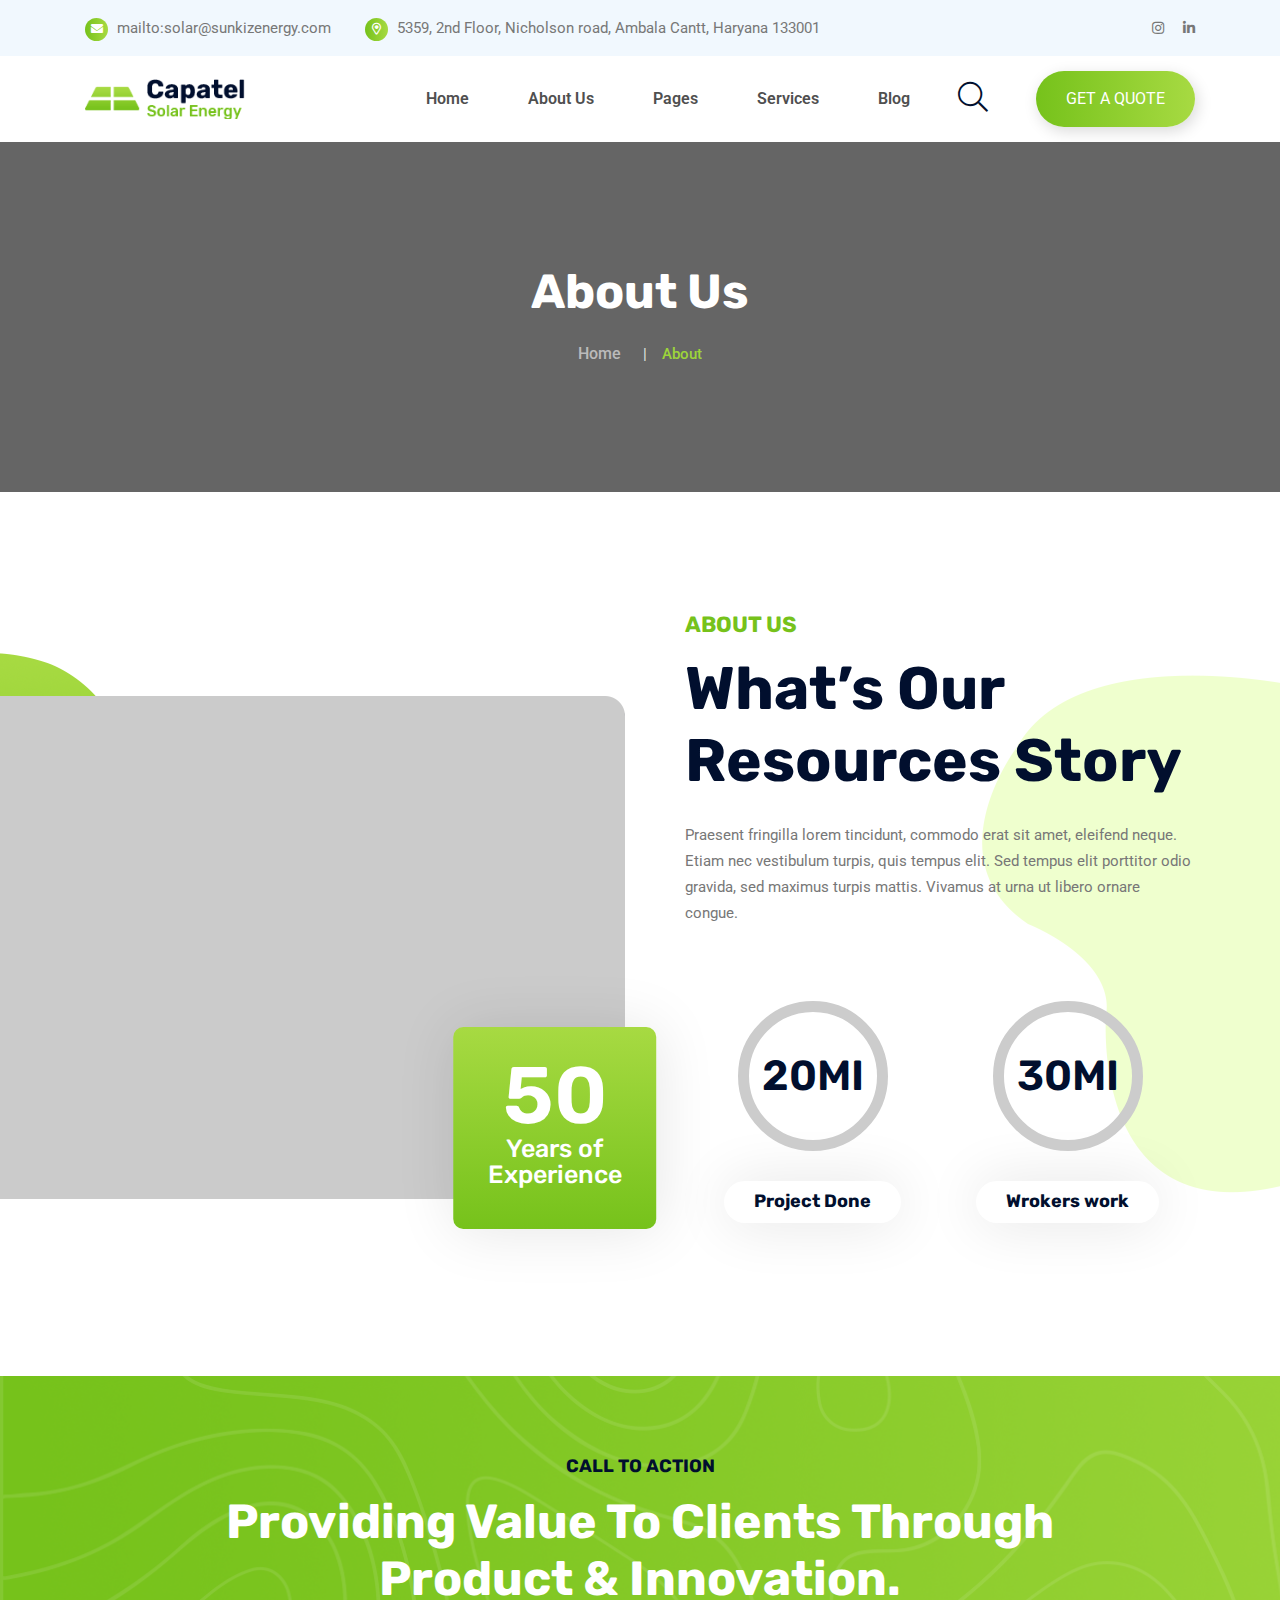
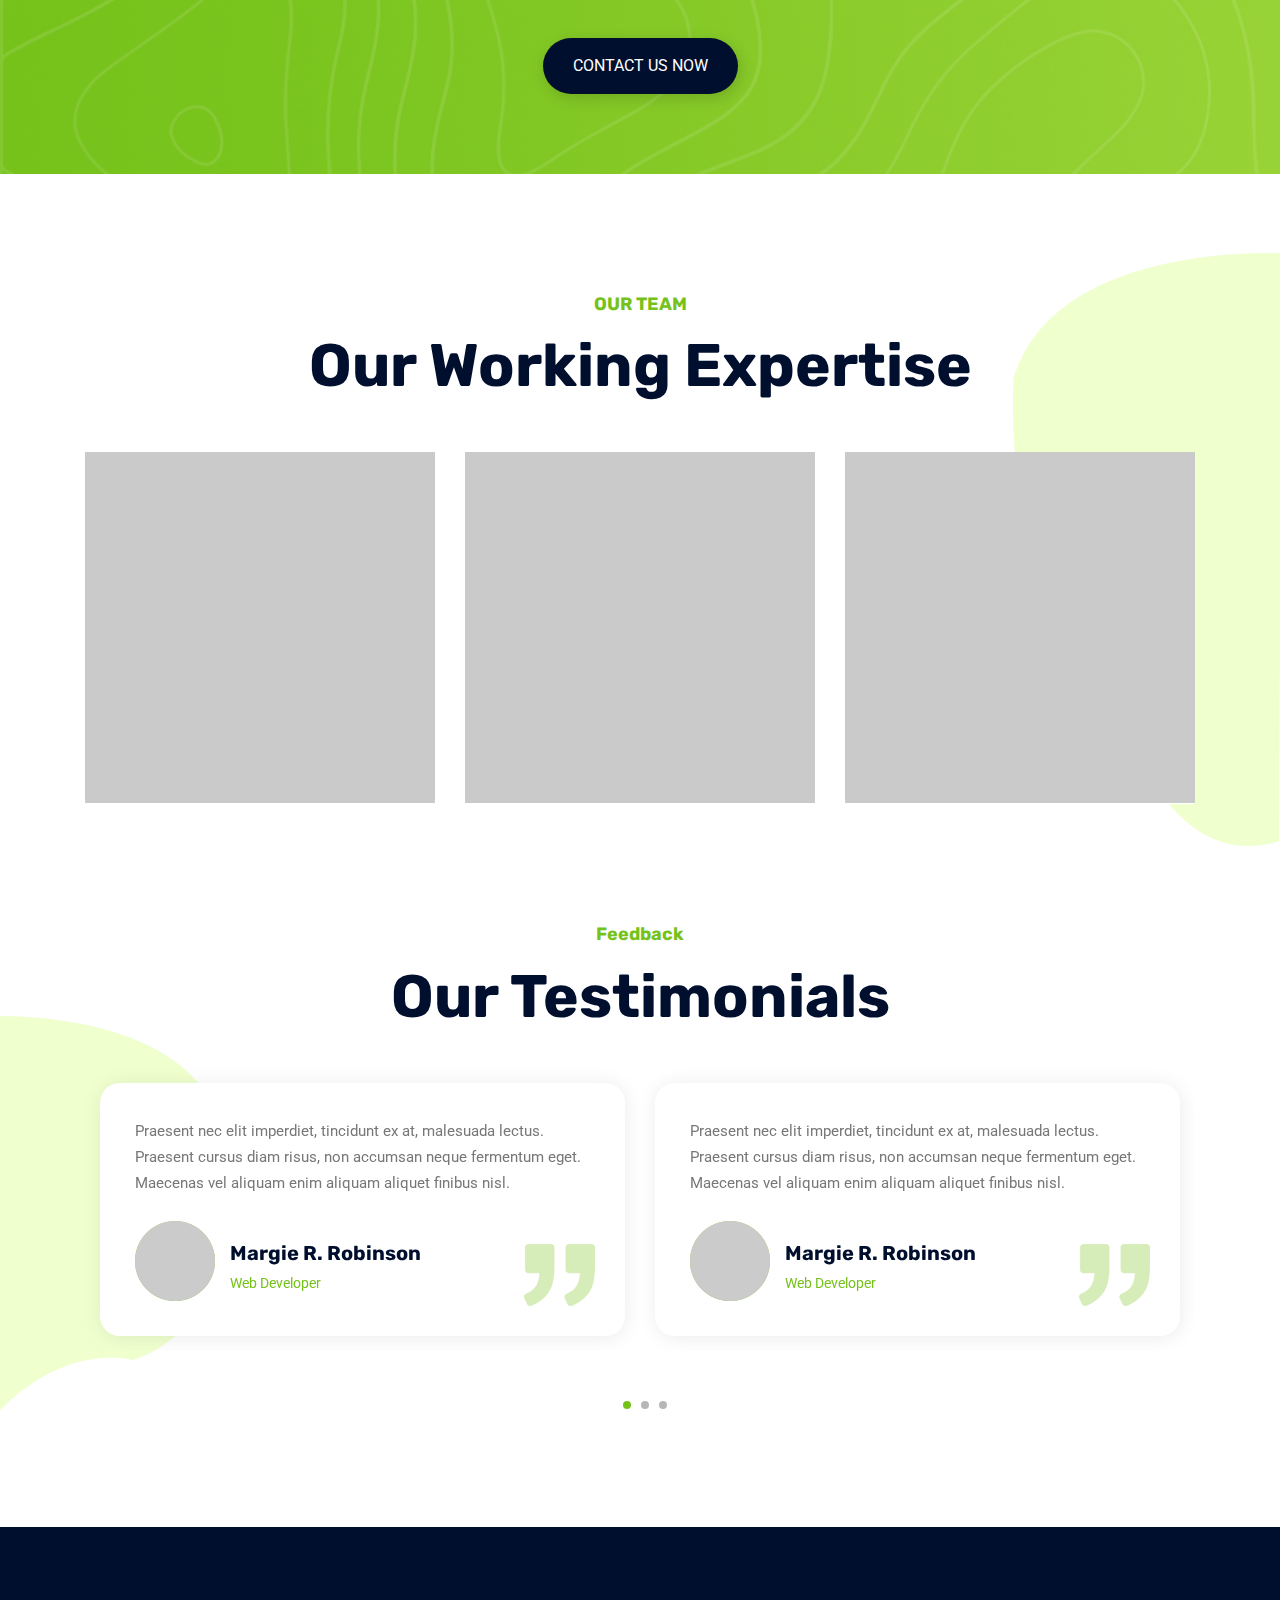
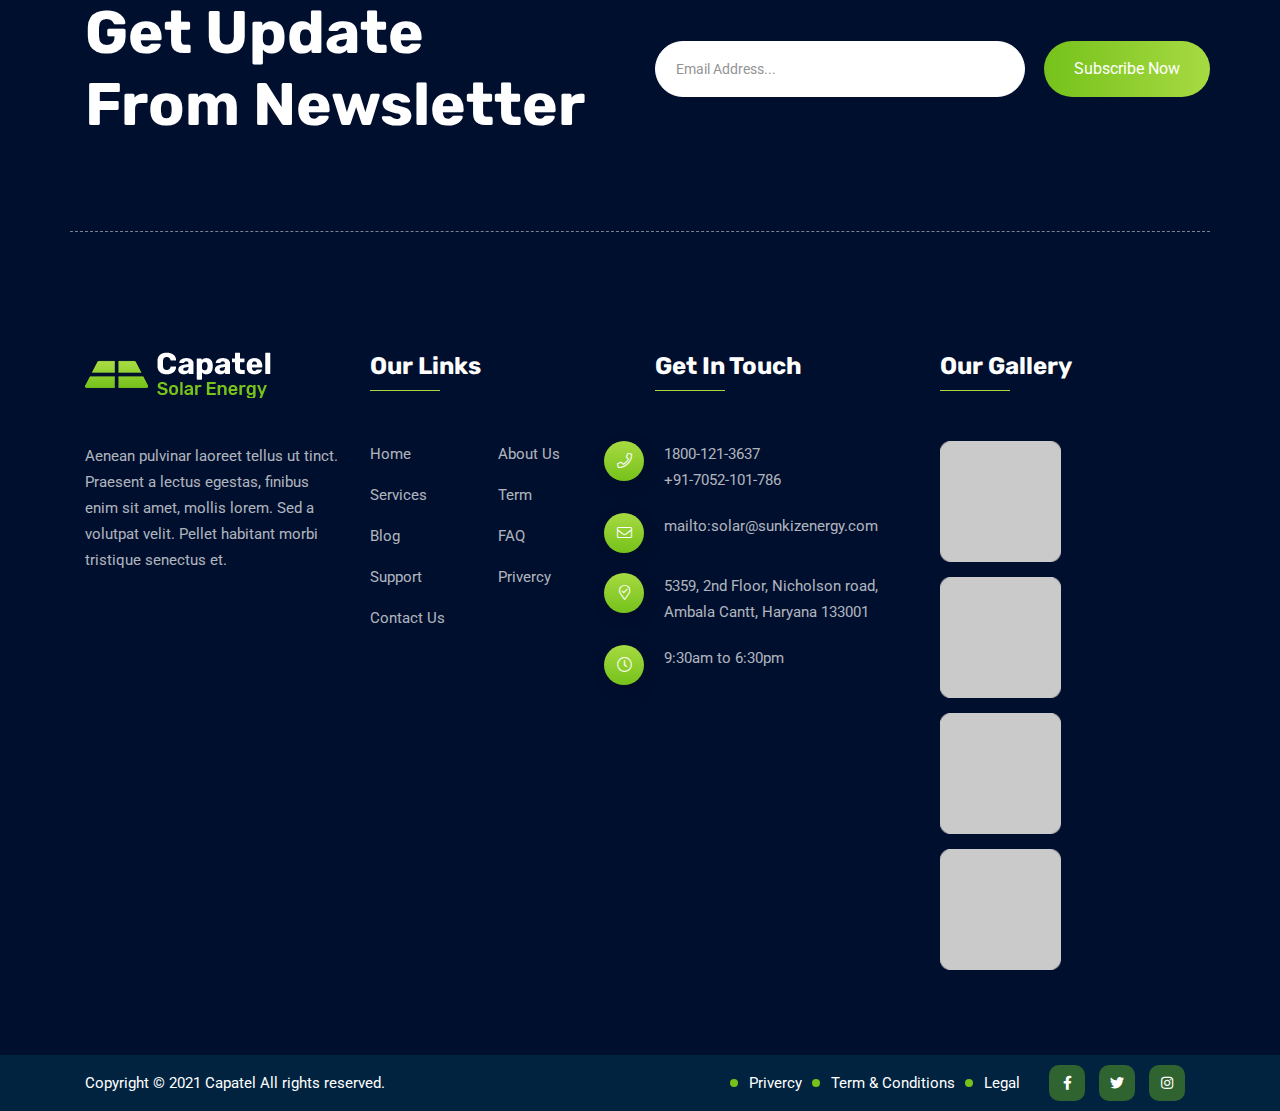
<file: about.html>
<!doctype html>
<html class="no-js" lang="zxx">
    <head>
        <meta charset="utf-8">
        <meta http-equiv="x-ua-compatible" content="ie=edge">
        <title>Capatel - Solar Energy HTML Template</title>
        <meta name="description" content="">
        <meta name="viewport" content="width=device-width, initial-scale=1">
		<link rel="shortcut icon" type="image/x-icon" href="img/favicon.ico">
        <!-- Place favicon.ico in the root directory -->

		<!-- CSS here -->
        <link rel="stylesheet" href="css/bootstrap.min.css">
        <link rel="stylesheet" href="css/animate.min.css">
        <link rel="stylesheet" href="css/magnific-popup.css">
        <link rel="stylesheet" href="fontawesome/css/all.min.css">
        <link rel="stylesheet" href="font-flaticon/flaticon.css">
        <link rel="stylesheet" href="css/dripicons.css">
        <link rel="stylesheet" href="css/slick.css">
        <link rel="stylesheet" href="css/meanmenu.css">
        <link rel="stylesheet" href="css/default.css">
        <link rel="stylesheet" href="css/style.css">
        <link rel="stylesheet" href="css/responsive.css">
    </head>
    <body>
  <!-- header -->
        <header class="header-area">  
            <div class="header-top second-header d-none d-md-block">
                <div class="container">
                    <div class="row align-items-center">                                              
                        <div class="col-lg-10 col-md-10 d-none  d-md-block">
                            <div class="header-cta">
                                <ul>                                   
                                    <li>
                                        <i class="fas fa-envelope"></i>
                                      
                                        <span>mailto:solar@sunkizenergy.com</span>
                                    </li>
                                     <li>
                                      <i class="far fa-map-marker-alt"></i>
                                        <span>5359, 2nd Floor, Nicholson road, Ambala Cantt, Haryana 133001</span>
                                    </li>
                                </ul>
                            </div>
                        </div>
                         <div class="col-lg-2 col-md-2 d-none d-lg-block">
                             <div class="header-social text-right">
                            <span>
                                <a href="#" title="instagram"><i class="fab fa-instagram"></i></a>
                                <!-- <a href="#" title="Twitter"><i class="fab fa-twitter"></i></a> -->
                                <a href="#" title="LinkedIn"><i class="fab fa-linkedin-in"></i></a>                               
                               </span>                    
                               <!--  /social media icon redux -->                               
                        </div>
                        </div>
                         
                    </div>
                </div>
            </div>
			 <div id="header-sticky" class="menu-area">
                <div class="container">
                    <div class="second-menu">
                        <div class="row align-items-center">
                            <div class="col-xl-2 col-lg-2">
                                <div class="logo">
                                    <a href="index.html"><img src="img/logo/logo.png" alt="logo"></a>
                                </div>
                            </div>
                           <div class="col-xl-7 col-lg-7">
                              
                                <div class="main-menu text-right text-xl-right">
                                    <nav id="mobile-menu">
                                        <ul>
                                            <li class="has-sub">
												<a href="index.html">Home</a>
												<ul>
                                                    <li><a href="index.html">Home Page 01</a></li>
                                                    <li><a href="index-2.html">Home Page 02</a></li>

												</ul>
											</li>
                                            <li><a href="about.html">About Us</a></li>
                                            <li class="has-sub"><a href="#">Pages</a>
												<ul>
                                                    <li><a href="projects.html">Project</a></li>
                                                    <li><a href="projects-detail.html">Project Details</a></li>

                                                    <li><a href="pricing.html">Pricing</a></li>
                                                    <li><a href="team.html">Team</a></li>
                                                    <li><a href="faq.html">Faq</a></li>
                                                    <li><a href="shop.html">Shop</a></li>
                                                    <li><a href="shop-details.html">Shop Details</a>
												</li></ul>
											</li>
                                            <li class="has-sub"> 
                                                <a href="services.html">Services</a>
                                                  <ul>
                                                       <li class="has-sub">
                                                          <a href="services.html">Inverters</a>
                                                       <ul>
                                                          <li><a href="services.html">Page-1</a></li>
                                                          <li><a href="services.html">Page-2</a></li>
                                                       </ul>
                                                      </li>
                                                      <li class="has-sub">
                                                          <a href="services.html">Batteries</a>
                                                       <ul>
                                                          <li><a href="services.html">Page-1</a></li>
                                                          <li><a href="services.html">Page-2</a></li>
                                                       </ul>
                                                      </li>
                                                      <li class="has-sub">
                                                          <a href="services-detail.html">Solar Panel </a>
                                                          <ul>
                                                              <li><a href="services-detail.html">Services page-1</a></li>
                                                              <li><a href="services-detail.html">Services page-2</a></li></ul>
                                                  </ul>
                                              </li>
                                           
											<li class="has-sub"> 
                                                <a href="blog.html">Blog</a>
                                                <ul>
                                                    <li><a href="blog.html">Blog</a></li>
                                                    <li><a href="blog-details.html">Blog Details</a></li>
												</ul>
                                            </li>
                                                                        
										
                                          
                                        </ul>
                                    </nav>
                                </div>
                            </div>   
                             <div class="col-xl-1 col-lg-1 text-center d-none d-lg-block mt-15 mb-15">
                                <a href="contact.html" class="menu-tigger"><i class="fal fa-search"></i></a>
                            </div>
                            <div class="col-xl-2 col-lg-2 text-right d-none d-lg-block mt-15 mb-15">
                                <a href="contact.html" class="btn ss-btn">Get A Quote</a>
                            </div>
                          
                            
                                <div class="col-12">
                                    <div class="mobile-menu"></div>
                                </div>
                        </div>
                    </div>
                </div>
            </div>
        </header>
        <!-- header-end -->
        <!-- offcanvas-area -->
                <div class="offcanvas-menu">
                <span class="menu-close"><i class="fas fa-times"></i></span>
              <form role="search" method="get" id="searchform"   class="searchform" action="http://wordpress.zcube.in/xconsulta/">
                                <input type="text" name="s" id="search" value="" placeholder="Search"  />
                                <button><i class="fa fa-search"></i></button>
                            </form>

                    
                    <div id="cssmenu3" class="menu-one-page-menu-container">
                        <ul id="menu-one-page-menu-2" class="menu">
                            <li class="menu-item menu-item-type-custom menu-item-object-custom"><a href="index.html">Home</a></li>
                            <li class="menu-item menu-item-type-custom menu-item-object-custom"><a href="about.html">About Us</a></li>
                            <li class="menu-item menu-item-type-custom menu-item-object-custom"><a href="services.html">Services</a></li>
                             <li class="menu-item menu-item-type-custom menu-item-object-custom"><a href="pricing.html">Pricing </a></li>
                             <li class="menu-item menu-item-type-custom menu-item-object-custom"><a href="team.html">Team </a></li>
                             
                             <li class="menu-item menu-item-type-custom menu-item-object-custom"><a href="projects.html">Gallery Study</a></li>
                             <li class="menu-item menu-item-type-custom menu-item-object-custom"><a href="blog.html">Blog</a></li>
                            <li class="menu-item menu-item-type-custom menu-item-object-custom"><a href="contact.html">Contact</a></li>
                        </ul>
                    </div>  
                    
                    <div id="cssmenu2" class="menu-one-page-menu-container">
                        <ul id="menu-one-page-menu-1" class="menu">
                            <li class="menu-item menu-item-type-custom menu-item-object-custom"><a href="#home"><span>+8 12 3456897</span></a></li>
                            <li class="menu-item menu-item-type-custom menu-item-object-custom"><a href="#howitwork"><span>info@example.com</span></a></li>
                        </ul>
                    </div>                
            </div>
            <div class="offcanvas-overly"></div>
                 <!-- offcanvas-end -->
        <!-- main-area -->
        <main>
            
            <!-- search-popup -->
		<div class="modal fade bs-example-modal-lg search-bg popup1" tabindex="-1" role="dialog">
			<div class="modal-dialog modal-lg" role="document">
				<div class="modal-content search-popup">
					<div class="text-center">
						<a href="#" class="close2" data-dismiss="modal" aria-label="Close">× close</a>
					</div>
					<div class="row search-outer">
						<div class="col-md-11"><input type="text" placeholder="Search for products..." /></div>
						<div class="col-md-1 text-right"><a href="#"><i class="fa fa-search" aria-hidden="true"></i></a></div>
					</div>
				</div>
			</div>
		</div>
		<!-- /search-popup -->
            <!-- breadcrumb-area -->
            <section class="breadcrumb-area d-flex align-items-center" style="background-image:url(img/testimonial/test-bg.png)">
                <div class="container">
                    <div class="row align-items-center">
                        <div class="col-xl-12 col-lg-12">
                            <div class="breadcrumb-wrap text-left">
                                <div class="breadcrumb-title">
                                    <h2>About Us</h2>    
                                    <div class="breadcrumb-wrap">
                              
                                <nav aria-label="breadcrumb">
                                    <ol class="breadcrumb">
                                        <li class="breadcrumb-item"><a href="index.html">Home</a></li>
                                        <li class="breadcrumb-item active" aria-current="page">About</li>
                                    </ol>
                                </nav>
                            </div>
                                </div>
                            </div>
                        </div>
                        
                    </div>
                </div>
            </section>
            <!-- breadcrumb-area-end -->
        <!-- about-area -->
            <section id="about" class="about-area about-p pt-120 pb-135 p-relative" style="background: url(img/bg/aliment-right.png) no-repeat; background-position: right center;">
                <div class="container">
                    <div class="row align-items-center">
                         <div class="col-lg-6 col-md-12 col-sm-12">
                            <div class="s-about-img p-relative" >
                                <img src="img/features/about_img.png" alt="img">    
                            </div>
                          <div class="about-text second-about">
                                    <span>50 </span>
                              Years of Experience
                                </div>
                        </div>
                        
					<div class="col-lg-6 col-md-12 col-sm-12">
                            <div class="about-content s-about-content pl-30">
                                <div class="about-title second-title pb-25">  
                                    <h5>ABOUT US</h5>
                                    <h2>What’s Our Resources Story</h2>
                                </div>
                                
                                <p>Praesent fringilla lorem tincidunt, commodo erat sit amet, eleifend neque. Etiam nec vestibulum turpis, quis tempus elit. Sed tempus elit porttitor odio gravida, sed maximus turpis mattis. Vivamus at urna ut libero ornare congue.</p>
                                  <ul class="progress-outer  mt-30">
                                    <li>
                                        <div class="progress-box">
                                            <div class="progress blue">
                                            <span class="progress-left">
                                                <span class="progress-bar"></span>
                                            </span>
                                            <span class="progress-right">
                                                <span class="progress-bar"></span>
                                            </span>
                                            <div class="progress-value">20MI</div>
                                        </div>
                                            <h4>Project Done</h4>
                                        </div>
                                    </li>
                                  <li>
                                        <div class="progress-box">
                                            <div class="progress blue">
                                            <span class="progress-left">
                                                <span class="progress-bar"></span>
                                            </span>
                                            <span class="progress-right">
                                                <span class="progress-bar"></span>
                                            </span>
                                            <div class="progress-value">30MI</div>
                                        </div>
                                            <h4>Wrokers work</h4>
                                        </div>
                                    </li>
                                </ul>
                           
                               
                      
                            </div>
                        </div>
                     
                    </div>
                </div>
            </section>
            <!-- about-area-end -->
               
              <!-- features-area -->
            <section id="graph" class="features-area pt-80 pb-80"  style="background:url('img/bg/cat-bg.png'); background-size: cover;">
                <div class="container">
          
                    <div class="row align-items-center">
                        
                        <div class="col-lg-12 col-md-12">
                            <div class="section-title cta-title text-center mb-30"> 
                            
                                 <h5>CALL TO ACTION</h5>     
                                <h2>Providing Value To Clients Through<br>Product & Innovation.</h2>
                            </div>
                            
                        
                        </div>
                        <div class="col-lg-12 col-md-12 text-center">
                            <a href="contact.html" class="btn ss-btn">Contact Us Now</a>
                        </div>
                        
                       
						
                    </div>
                    
                </div>
            </section>
            <!-- features-area-end -->
            
            
             <!-- team-area -->
            <section id="team" class="team-area pt-120 pb-90 p-relative" style="background: url(img/bg/aliment-right3.png) no-repeat; background-position: right center;">     
                <div class="container">   
                    <div class="row">   
                        
                        <div class="col-lg-12">
                            <div class="section-title center-align mb-50 text-center">
                                 <h5>OUR TEAM</h5>
                                <h2>
                                  Our Working Expertise
                                </h2>
                               
                            </div>
                           
                        </div>
                         
                    </div>
                    <div class="row">
                        <div class="col-lg-4 col-md-6">
                              <div class="flip-card mb-30">
                              <div class="flip-card-inner">
                                <div class="flip-card-front">
                                   <img src="img/team/team_img01.png" alt="img">
                                </div>
                                <div class="flip-card-back">
                                  <div class="mt-120">
                                        <h4><a href="team-details.html">Rosalina D. William</a></h4>
                                        <span>Founder</span>
                                      <div class="social">
                                     <a href="#"><i class="fab fa-facebook-f"></i></a>
                                            <a href="#"><i class="fab fa-twitter"></i></a>
                                            <a href="#"><i class="fab fa-behance"></i></a>
                                            <a href="#"><i class="fab fa-youtube"></i></a>                            
                                      </div>
                                    </div>
                                </div>
                              </div>
                            </div> 
                        </div>
                        <div class="col-lg-4 col-md-6">
                             <div class="flip-card mb-30">
                              <div class="flip-card-inner">
                                <div class="flip-card-front">
                                    <img src="img/team/team_img02.png" alt="img">
                                </div>
                                  <div class="flip-card-back">
                                  <div class="mt-120">
                                        <h4><a href="team-details.html">Alina Roboto  William</a></h4>
                                        <span>CEO</span>
                                      <div class="social">
                                     <a href="#"><i class="fab fa-facebook-f"></i></a>
                                            <a href="#"><i class="fab fa-twitter"></i></a>
                                            <a href="#"><i class="fab fa-behance"></i></a>
                                            <a href="#"><i class="fab fa-youtube"></i></a>                            
                                      </div>
                                    </div>
                                </div>
                               
                              </div>
                            </div> 
                        </div>
                         <div class="col-lg-4 col-md-6">
                             <div class="flip-card mb-30">
                              <div class="flip-card-inner">
                                <div class="flip-card-front">
                                      <img src="img/team/team_img03.png" alt="img">
                                </div>
                                      <div class="flip-card-back">
                                  <div class="mt-120">
                                        <h4><a href="team-details.html">Rock Alane</a></h4>
                                        <span>Developer</span>
                                      <div class="social">
                                     <a href="#"><i class="fab fa-facebook-f"></i></a>
                                            <a href="#"><i class="fab fa-twitter"></i></a>
                                            <a href="#"><i class="fab fa-behance"></i></a>
                                            <a href="#"><i class="fab fa-youtube"></i></a>                            
                                      </div>
                                    </div>
                                </div>
                             
                              </div>
                            </div> 
                        </div>
                        
                    </div>
                </div>
            </section>
            <!-- team-area-end --> 
            
              <!-- testimonial-area -->
            <section class="testimonial-area pb-100" style="background: url(img/bg/aliment-left2.png) no-repeat; background-position: left center;">
                <div class="container">
                    <div class="row">
                        <div class="col-lg-12">
                            <div class="section-title center-align mb-35 text-center">
                                 <h5> Feedback </h5>  
                                <h2>
                                  Our Testimonials
                                </h2>
                             
                            </div>
                           
                        </div>
                        
                        <div class="col-lg-12">
                            <div class="testimonial-active">
                                <div class="single-testimonial">
                                    <p>Praesent nec elit imperdiet, tincidunt ex at, malesuada lectus. Praesent cursus diam risus, non accumsan neque fermentum eget. Maecenas vel aliquam enim aliquam aliquet finibus nisl.</p>
                                    <div class="testi-author">
                                        <img src="img/testimonial/testi_avatar.png" alt="img">
                                        <div class="ta-info">
                                            <h6>Margie R. Robinson</h6>
                                            <span>Web Developer</span>
                                        </div>
                                    </div>
                                    <div class="qt-img">
                                    <img src="img/testimonial/qt-icon.png" alt="img">
                                    </div>
                                </div>
                                <div class="single-testimonial">
                                   <p>Praesent nec elit imperdiet, tincidunt ex at, malesuada lectus. Praesent cursus diam risus, non accumsan neque fermentum eget. Maecenas vel aliquam enim aliquam aliquet finibus nisl.</p>
                                    <div class="testi-author">
                                        <img src="img/testimonial/testi_avatar.png" alt="img">
                                        <div class="ta-info">
                                            <h6>Margie R. Robinson</h6>
                                            <span>Web Developer</span>
                                        </div>
                                    </div>
                                     <div class="qt-img">
                                    <img src="img/testimonial/qt-icon.png" alt="img">
                                    </div>
                                </div>
                               <div class="single-testimonial">
                                   <p>Praesent nec elit imperdiet, tincidunt ex at, malesuada lectus. Praesent cursus diam risus, non accumsan neque fermentum eget. Maecenas vel aliquam enim aliquam aliquet finibus nisl.</p>
                                    <div class="testi-author">
                                        <img src="img/testimonial/testi_avatar.png" alt="img">
                                        <div class="ta-info">
                                            <h6>Margie R. Robinson</h6>
                                            <span>Web Developer</span>
                                        </div>
                                    </div>
                                     <div class="qt-img">
                                    <img src="img/testimonial/qt-icon.png" alt="img">
                                    </div>
                                </div>
                                <div class="single-testimonial">
                                  <p>Praesent nec elit imperdiet, tincidunt ex at, malesuada lectus. Praesent cursus diam risus, non accumsan neque fermentum eget. Maecenas vel aliquam enim aliquam aliquet finibus nisl.</p>
                                    <div class="testi-author">
                                        <img src="img/testimonial/testi_avatar.png" alt="img">
                                        <div class="ta-info">
                                            <h6>Margie R. Robinson</h6>
                                            <span>Web Developer</span>
                                        </div>
                                    </div>
                                     <div class="qt-img">
                                    <img src="img/testimonial/qt-icon.png" alt="img">
                                    </div>
                                </div>
                                <div class="single-testimonial">
                                   <p>Praesent nec elit imperdiet, tincidunt ex at, malesuada lectus. Praesent cursus diam risus, non accumsan neque fermentum eget. Maecenas vel aliquam enim aliquam aliquet finibus nisl.</p>
                                    <div class="testi-author">
                                        <img src="img/testimonial/testi_avatar.png" alt="img">
                                        <div class="ta-info">
                                            <h6>Margie R. Robinson</h6>
                                            <span>Web Developer</span>
                                        </div>
                                    </div>
                                     <div class="qt-img">
                                    <img src="img/testimonial/qt-icon.png" alt="img">
                                    </div>
                                </div>
                                <div class="single-testimonial">
                                   <p>Praesent nec elit imperdiet, tincidunt ex at, malesuada lectus. Praesent cursus diam risus, non accumsan neque fermentum eget. Maecenas vel aliquam enim aliquam aliquet finibus nisl.</p>
                                    <div class="testi-author">
                                        <img src="img/testimonial/testi_avatar.png" alt="img">
                                        <div class="ta-info">
                                            <h6>Margie R. Robinson</h6>
                                            <span>Web Developer</span>
                                        </div>
                                    </div>
                                     <div class="qt-img">
                                    <img src="img/testimonial/qt-icon.png" alt="img">
                                    </div>
                                </div>
                            </div>
                        </div>
                    </div>
                </div>
            </section>
            <!-- testimonial-area-end -->
         
        </main>
        <!-- main-area-end -->
<!-- footer -->
        <footer class="footer-bg footer-p">
            <div class="footer-top-heiding pt-70 pb-120">
                <div class="container">
                    <div class="row align-items-center">
                        <div class="col-lg-6">
                            <div class="section-title">        
                                <h2> Get Update<br> From Newsletter</h2>
                               
                            </div>
                        </div>
                         <div class="col-xl-6 col-lg-6">
                             <div class="newslater-area">
                                <form name="ajax-form" id="contact-form4" action="#" method="post" class="contact-form newslater">
                               <div class="form-group">
                                  <input class="form-control" id="email2" name="email" type="email" placeholder="Email Address..." value="" required=""> 
                                  <button type="submit" class="btn btn-custom" id="send2">Subscribe Now</button>
                               </div>
                               <!-- /Form-email -->	
                            </form>
                             </div>
                            
                        </div>
                    </div>
                </div>
            
            </div>
             <div class="footer-top pb-40">
                <div class="container">
                    <div class="row justify-content-between">
                        
                          <div class="col-xl-3 col-lg-3 col-sm-6">
                            <div class="footer-widget mb-30">
                                <div class="f-widget-title mb-45">
                                   <img src="img/logo/f_logo.png" alt="img">
                                </div>
                                <div class="footer-link">
                                    Aenean pulvinar laoreet tellus ut tinct. Praesent a lectus egestas, finibus enim sit amet, mollis lorem. Sed a volutpat velit. Pellet habitant morbi tristique senectus et.
                                </div>
                               
                            </div>
                        </div>
						<div class="col-xl-3 col-lg-3 col-sm-6">
                            <div class="footer-widget mb-30">
                                <div class="f-widget-title">
                                    <h2>Our Links</h2>
                                </div>
                                <div class="footer-link">
                                    <ul>                                        
                                        <li><a href="index.html">Home</a></li>
                                        <li><a href="about.html"> About Us</a></li>
                                        <li><a href="services.html"> Services </a></li>
                                         <li><a href="#">Term</a></li>
                                        <li><a href="blog.html">Blog </a></li>
                                         <li><a href="faq.html">FAQ</a></li>
                                        <li><a href="#">Support</a></li>
                                        <li><a href="#">Privercy</a></li>
                                          <li><a href="contact.html"> Contact Us</a></li>
                                       
                                    </ul>
                                </div>
                            </div>
                        </div>
                        <div class="col-xl-3 col-lg-3 col-sm-6">
                            
                            <div class="footer-widget mb-30">
                                 <div class="f-widget-title">
                                    <h2>Get In Touch</h2>
                                </div>
                               <div class="f-contact">
                                    <ul>
                                        <li>
                                            <i class="icon fal fa-phone"></i>
                                            <span>1800-121-3637<br>+91-7052-101-786</span>
                                        </li>
                                       <li><i class="icon fal fa-envelope"></i>
                                            <span>
                                                <a href="mailto:info@example.com">mailto:solar@sunkizenergy.com</a>
                                           </span>
                                        </li>
                                        <li>
                                            <i class="icon fal fa-map-marker-check"></i>
                                            <span>5359, 2nd Floor, Nicholson road, Ambala Cantt, Haryana 133001</span>
                                        </li>
                                        <li>
                                            <i class="icon fal fa-clock"></i>
                                            <span>9:30am to 6:30pm</span>
                                        </li>
                                    
                                    
                                </ul>
                                    
                                    </div>
                            </div>
                        </div>  
                       <div class="col-xl-3 col-lg-3 col-sm-6">
                            <div class="footer-widget mb-30">
                                <div class="f-widget-title">
                                    <h2>Our Gallery</h2>
                                </div>
                                <div class="f-insta">
                                    <ul>
                                        <li><a href="img/instagram/f-galler-01.png" class="popup-image"><img src="img/instagram/f-galler-01.png" alt="img"></a></li>
                                       <li><a href="img/instagram/f-galler-02.png" class="popup-image"><img src="img/instagram/f-galler-02.png" alt="img"></a></li>
                                        <li><a href="img/instagram/f-galler-03.png" class="popup-image"><img src="img/instagram/f-galler-03.png" alt="img"></a></li>
                                        <li><a href="img/instagram/f-galler-04.png" class="popup-image"><img src="img/instagram/f-galler-04.png" alt="img"></a></li>
                                      
                                        
                                    </ul>
                                </div>
                            </div>
                        </div>  
                      
                        
                    </div>
                </div>
            </div>
            <div class="copyright-wrap">
                <div class="container">
                    <div class="row align-items-center">
                        <div class="col-lg-6">                         
                              Copyright © 2021 Capatel All rights reserved.  
                        </div>
                        <div class="col-lg-6 text-right text-xl-right">                       
                            <ul>
                                <li><a href="#">Privercy</a></li>
                                <li><a href="#">Term &amp; Conditions</a></li>
                                <li><a href="#">Legal</a></li>
                                <li> <span class="footer-social">                                    
                                    <a href="#"><i class="fab fa-facebook-f"></i></a>
                                    <a href="#"><i class="fab fa-twitter"></i></a>
                                    <a href="#"><i class="fab fa-instagram"></i></a>
                                </span></li>
                            </ul>                 
                        </div>
                        
                    </div>
                </div>
            </div>
        </footer>
        <!-- footer-end -->



		<!-- JS here -->
        <script src="js/vendor/modernizr-3.5.0.min.js"></script>
        <script src="js/vendor/jquery-3.6.0.min.js"></script>
        <script src="js/popper.min.js"></script>
        <script src="js/bootstrap.min.js"></script>
        <script src="js/slick.min.js"></script>
        <script src="js/ajax-form.js"></script>
        <script src="js/paroller.js"></script>
        <script src="js/wow.min.js"></script>
        <script src="js/js_isotope.pkgd.min.js"></script>
        <script src="js/imagesloaded.min.js"></script>
        <script src="js/parallax.min.js"></script>
         <script src="js/jquery.waypoints.min.js"></script>
        <script src="js/jquery.counterup.min.js"></script>
        <script src="js/jquery.scrollUp.min.js"></script>
        <script src="js/jquery.meanmenu.min.js"></script>
        <script src="js/parallax-scroll.js"></script>
        <script src="js/jquery.magnific-popup.min.js"></script>
        <script src="js/element-in-view.js"></script>
        <script src="js/main.js"></script>
    </body>
</html>
</file>
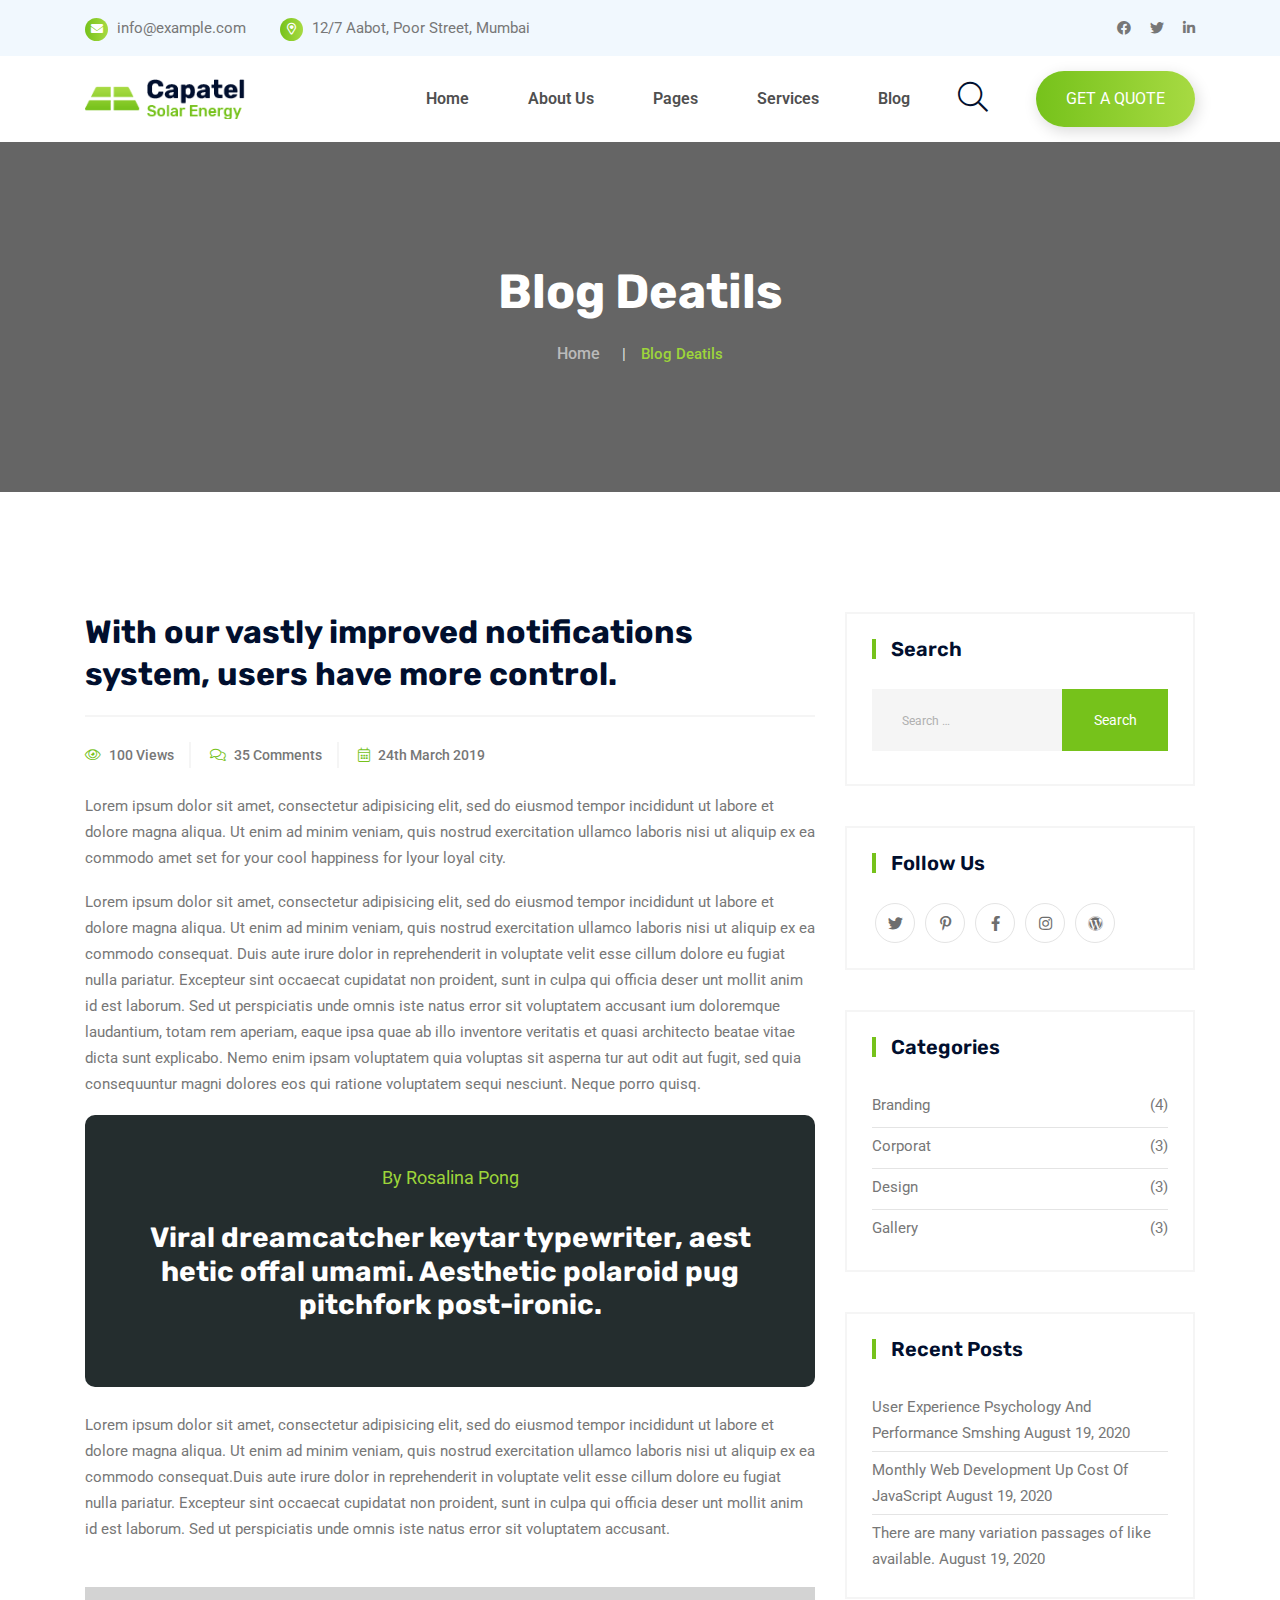
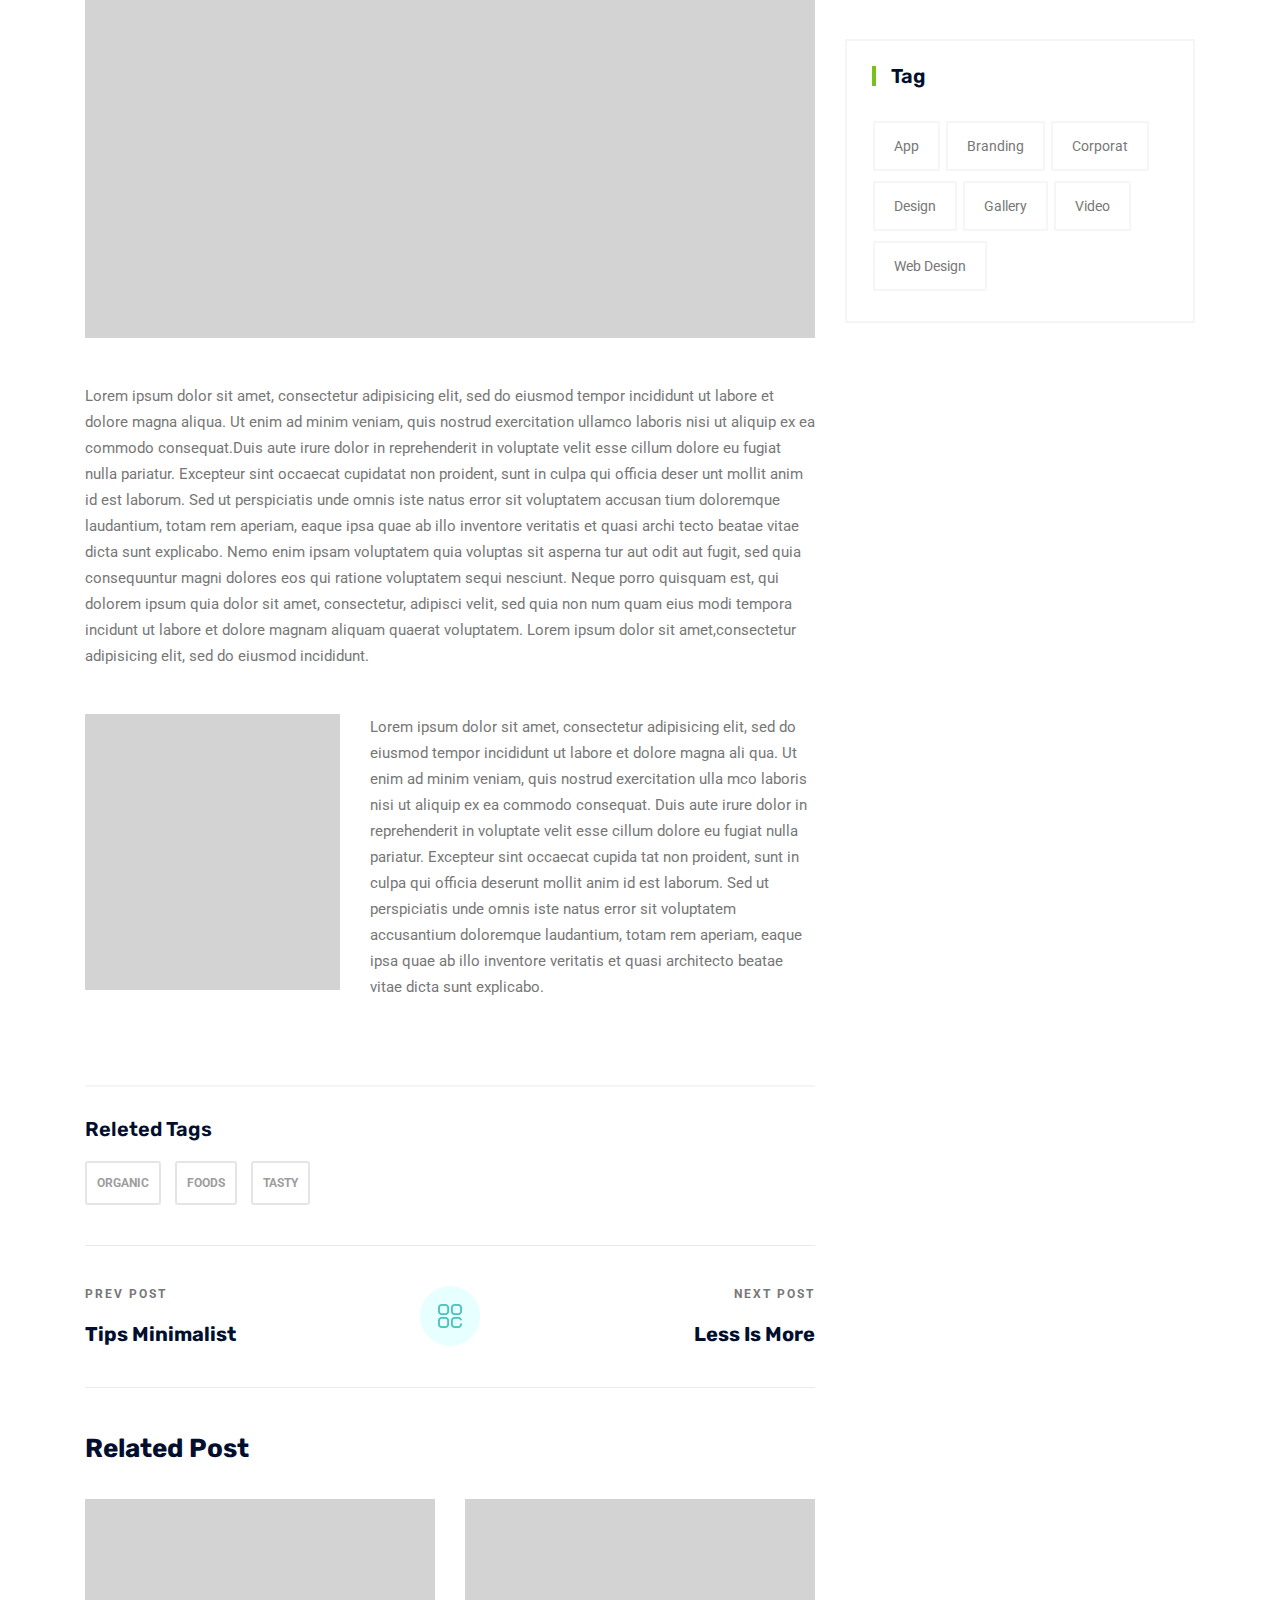
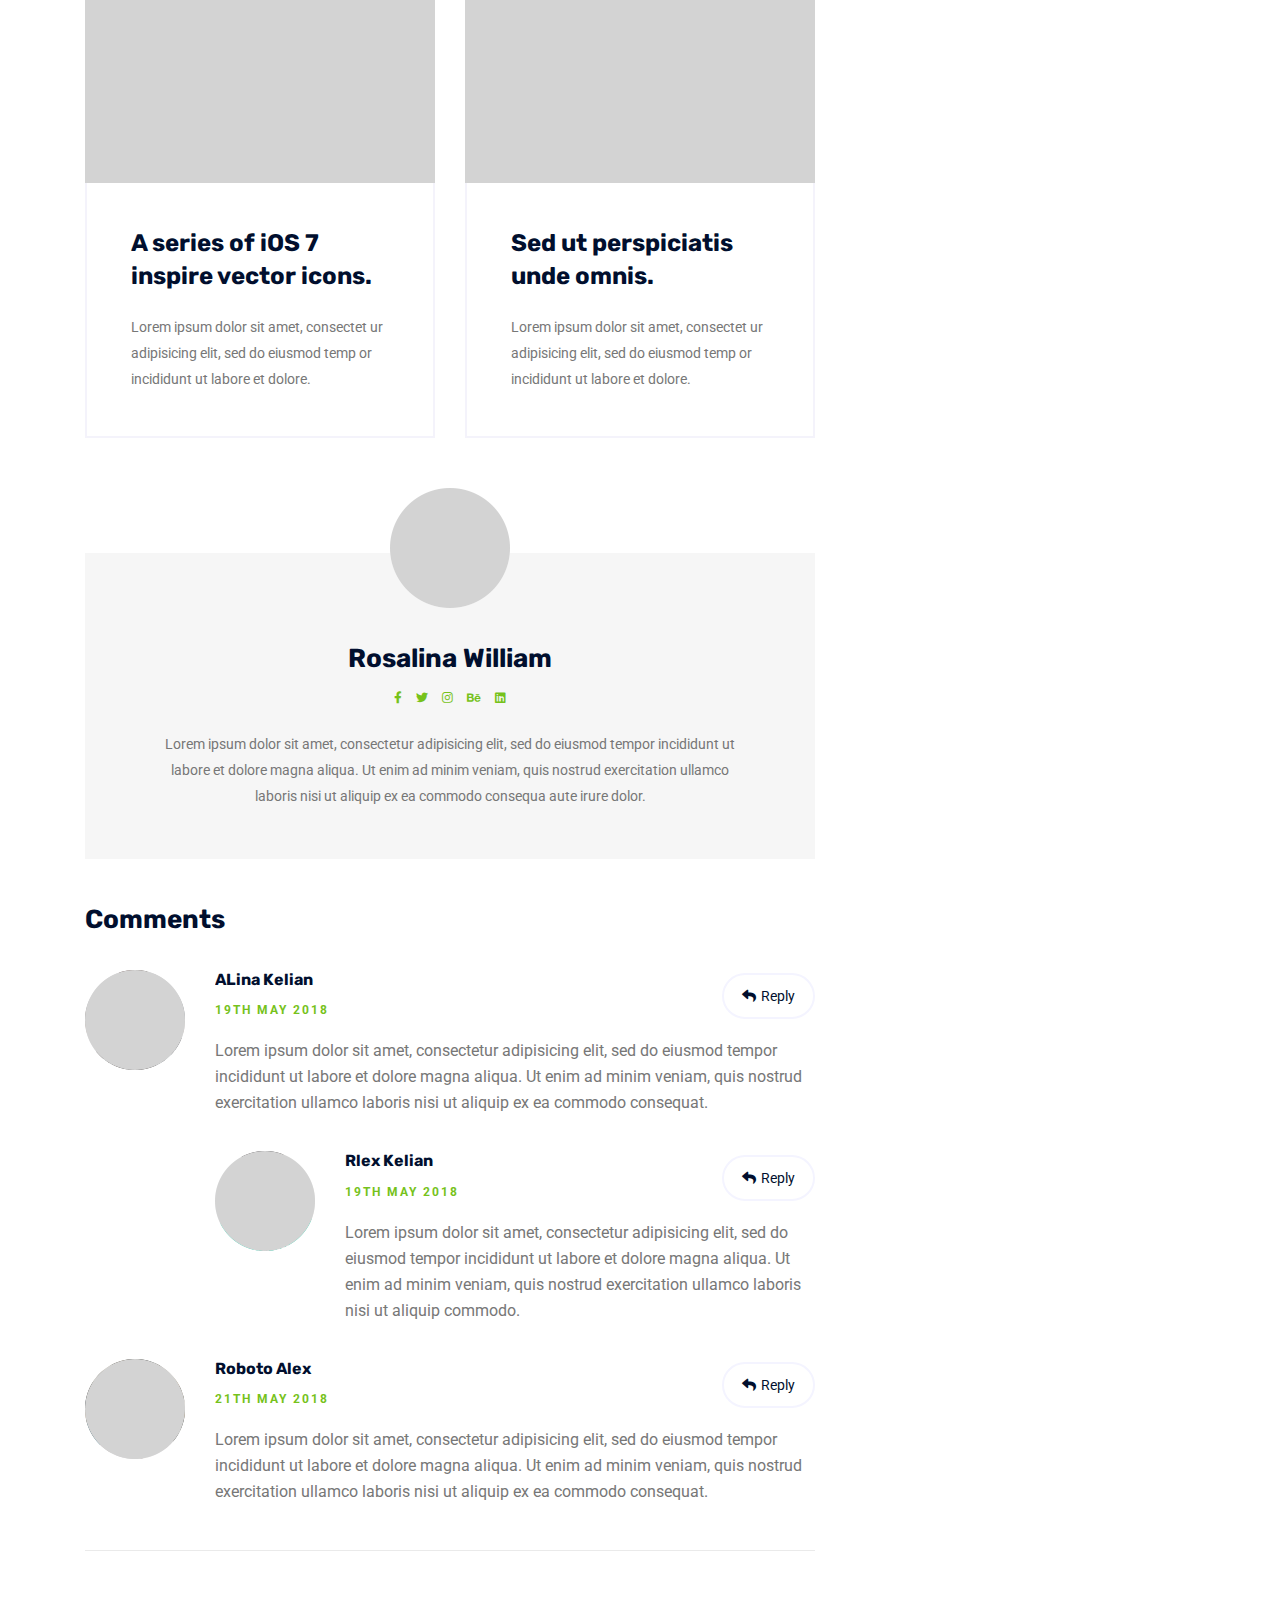
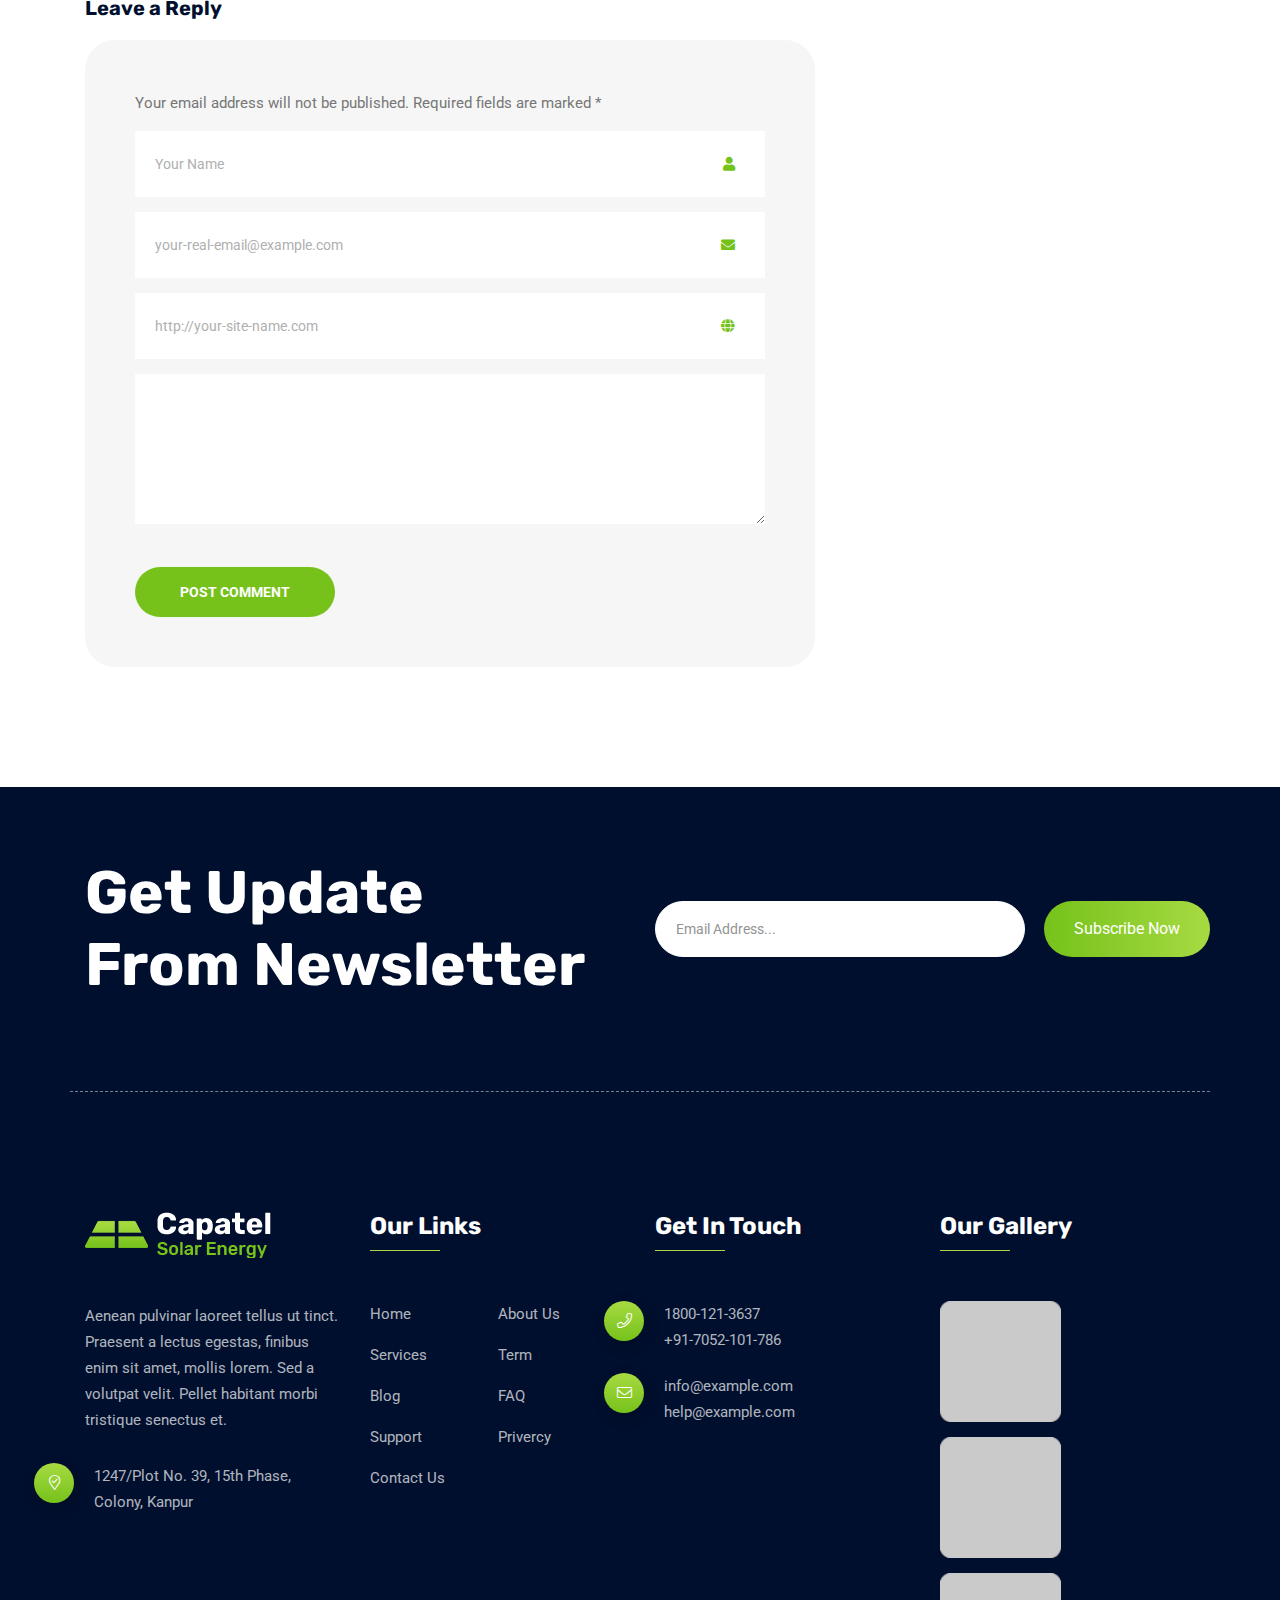
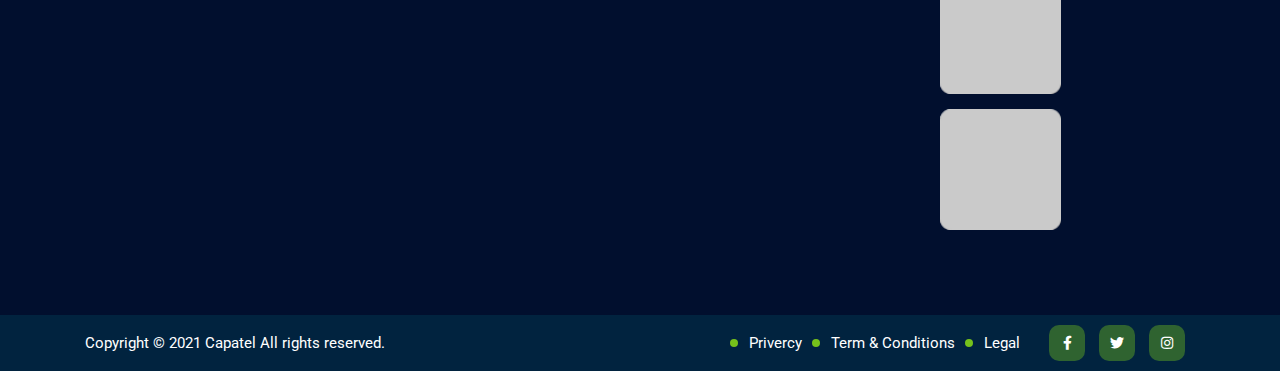
<file: blog-details.html>
<!doctype html>
<html class="no-js" lang="zxx">
    <head>
        <meta charset="utf-8">
        <meta http-equiv="x-ua-compatible" content="ie=edge">
        <title>Capatel - Solar Energy HTML Template</title>
        <meta name="description" content="">
        <meta name="viewport" content="width=device-width, initial-scale=1">
		<link rel="shortcut icon" type="image/x-icon" href="img/favicon.ico">
        <!-- Place favicon.ico in the root directory -->

		<!-- CSS here -->
        <link rel="stylesheet" href="css/bootstrap.min.css">
        <link rel="stylesheet" href="css/animate.min.css">
        <link rel="stylesheet" href="css/magnific-popup.css">
        <link rel="stylesheet" href="fontawesome/css/all.min.css">
        <link rel="stylesheet" href="font-flaticon/flaticon.css">
        <link rel="stylesheet" href="css/dripicons.css">
        <link rel="stylesheet" href="css/slick.css">
        <link rel="stylesheet" href="css/meanmenu.css">
        <link rel="stylesheet" href="css/default.css">
        <link rel="stylesheet" href="css/style.css">
        <link rel="stylesheet" href="css/responsive.css">
    </head>
    <body>
     <!-- header -->
        <header class="header-area">  
            <div class="header-top second-header d-none d-md-block">
                <div class="container">
                    <div class="row align-items-center">                                              
                        <div class="col-lg-6 col-md-8 d-none  d-md-block">
                            <div class="header-cta">
                                <ul>                                   
                                    <li>
                                        <i class="fas fa-envelope"></i>
                                      
                                        <span>info@example.com</span>
                                    </li>
                                     <li>
                                      <i class="far fa-map-marker-alt"></i>
                                        <span>12/7 Aabot, Poor Street, Mumbai</span>
                                    </li>
                                </ul>
                            </div>
                        </div>
                         <div class="col-lg-6 col-md-6 d-none d-lg-block">
                             <div class="header-social text-right">
                            <span>
                                <a href="#" title="Facebook"><i class="fab fa-facebook"></i></a>
                                <a href="#" title="Twitter"><i class="fab fa-twitter"></i></a>
                                <a href="#" title="LinkedIn"><i class="fab fa-linkedin-in"></i></a>                               
                               </span>                    
                               <!--  /social media icon redux -->                               
                        </div>
                        </div>
                         
                    </div>
                </div>
            </div>
			 <div id="header-sticky" class="menu-area">
                <div class="container">
                    <div class="second-menu">
                        <div class="row align-items-center">
                            <div class="col-xl-2 col-lg-2">
                                <div class="logo">
                                    <a href="index.html"><img src="img/logo/logo.png" alt="logo"></a>
                                </div>
                            </div>
                           <div class="col-xl-7 col-lg-7">
                              
                                <div class="main-menu text-right text-xl-right">
                                    <nav id="mobile-menu">
                                        <ul>
                                            <li class="has-sub">
												<a href="index.html">Home</a>
												<ul>
                                                    <li><a href="index.html">Home Page 01</a></li>
                                                    <li><a href="index-2.html">Home Page 02</a></li>

												</ul>
											</li>
                                            <li><a href="about.html">About Us</a></li>
                                            <li class="has-sub"><a href="#">Pages</a>
												<ul>
                                                    <li><a href="projects.html">Project</a></li>
                                                    <li><a href="projects-detail.html">Project Details</a></li>

                                                    <li><a href="pricing.html">Pricing</a></li>
                                                    <li><a href="team.html">Team</a></li>
                                                    <li><a href="faq.html">Faq</a></li>
                                                    <li><a href="shop.html">Shop</a></li>
                                                    <li><a href="shop-details.html">Shop Details</a>
												</li></ul>
											</li>
                                            <li class="has-sub"> 
                                              <a href="services.html">Services</a>
                                                <ul>
                                                     <li><a href="services.html">Services</a></li>
                                                    <li><a href="services-detail.html">Services Details</a></li>
												</ul>
                                            </li>
                                           
											<li class="has-sub"> 
                                                <a href="blog.html">Blog</a>
                                                <ul>
                                                    <li><a href="blog.html">Blog</a></li>
                                                    <li><a href="blog-details.html">Blog Details</a></li>
												</ul>
                                            </li>
                                                                        
										
                                          
                                        </ul>
                                    </nav>
                                </div>
                            </div>   
                             <div class="col-xl-1 col-lg-1 text-center d-none d-lg-block mt-15 mb-15">
                                <a href="contact.html" class="menu-tigger"><i class="fal fa-search"></i></a>
                            </div>
                            <div class="col-xl-2 col-lg-2 text-right d-none d-lg-block mt-15 mb-15">
                                <a href="contact.html" class="btn ss-btn">Get A Quote</a>
                            </div>
                          
                            
                                <div class="col-12">
                                    <div class="mobile-menu"></div>
                                </div>
                        </div>
                    </div>
                </div>
            </div>
        </header>
        <!-- header-end -->
        <!-- offcanvas-area -->
                <div class="offcanvas-menu">
                <span class="menu-close"><i class="fas fa-times"></i></span>
              <form role="search" method="get" id="searchform"   class="searchform" action="http://wordpress.zcube.in/xconsulta/">
                                <input type="text" name="s" id="search" value="" placeholder="Search"  />
                                <button><i class="fa fa-search"></i></button>
                            </form>

                    
                    <div id="cssmenu3" class="menu-one-page-menu-container">
                        <ul id="menu-one-page-menu-2" class="menu">
                            <li class="menu-item menu-item-type-custom menu-item-object-custom"><a href="index.html">Home</a></li>
                            <li class="menu-item menu-item-type-custom menu-item-object-custom"><a href="about.html">About Us</a></li>
                            <li class="menu-item menu-item-type-custom menu-item-object-custom"><a href="services.html">Services</a></li>
                             <li class="menu-item menu-item-type-custom menu-item-object-custom"><a href="pricing.html">Pricing </a></li>
                             <li class="menu-item menu-item-type-custom menu-item-object-custom"><a href="team.html">Team </a></li>
                             
                             <li class="menu-item menu-item-type-custom menu-item-object-custom"><a href="projects.html">Gallery Study</a></li>
                             <li class="menu-item menu-item-type-custom menu-item-object-custom"><a href="blog.html">Blog</a></li>
                            <li class="menu-item menu-item-type-custom menu-item-object-custom"><a href="contact.html">Contact</a></li>
                        </ul>
                    </div>  
                    
                    <div id="cssmenu2" class="menu-one-page-menu-container">
                        <ul id="menu-one-page-menu-1" class="menu">
                            <li class="menu-item menu-item-type-custom menu-item-object-custom"><a href="#home"><span>+8 12 3456897</span></a></li>
                            <li class="menu-item menu-item-type-custom menu-item-object-custom"><a href="#howitwork"><span>info@example.com</span></a></li>
                        </ul>
                    </div>                
            </div>
            <div class="offcanvas-overly"></div>
                 <!-- offcanvas-end -->
        <!-- main-area -->
        <main>
            
            <!-- search-popup -->
		<div class="modal fade bs-example-modal-lg search-bg popup1" tabindex="-1" role="dialog">
			<div class="modal-dialog modal-lg" role="document">
				<div class="modal-content search-popup">
					<div class="text-center">
						<a href="#" class="close2" data-dismiss="modal" aria-label="Close">× close</a>
					</div>
					<div class="row search-outer">
						<div class="col-md-11"><input type="text" placeholder="Search for products..." /></div>
						<div class="col-md-1 text-right"><a href="#"><i class="fa fa-search" aria-hidden="true"></i></a></div>
					</div>
				</div>
			</div>
		</div>
		<!-- /search-popup -->
            <!-- breadcrumb-area -->
          <section class="breadcrumb-area d-flex align-items-center" style="background-image:url(img/testimonial/test-bg.png)">
                <div class="container">
                    <div class="row align-items-center">
                        <div class="col-xl-12 col-lg-12">
                            <div class="breadcrumb-wrap text-left">
                                <div class="breadcrumb-title">
                                    <h2>Blog Deatils</h2>    
                                    <div class="breadcrumb-wrap">
                              
                                <nav aria-label="breadcrumb">
                                    <ol class="breadcrumb">
                                        <li class="breadcrumb-item"><a href="index.html">Home</a></li>
                                        <li class="breadcrumb-item active" aria-current="page">Blog Deatils</li>
                                    </ol>
                                </nav>
                            </div>
                                </div>
                            </div>
                        </div>
                        
                    </div>
                </div>
            </section>
            <!-- breadcrumb-area-end -->
            <!-- inner-blog -->
            <section class="inner-blog b-details-p pt-120 pb-120">
                <div class="container">
                    <div class="row">
                        <div class="col-lg-8">
                            <div class="blog-details-wrap">
                                <div class="details__content pb-30">
                                    <h2>With our vastly improved notifications system, users
                                        have more control.</h2>
                                    <div class="meta-info">
                                        <ul>
                                            <li><i class="fal fa-eye"></i> 100 Views  </li>
                                            <li><i class="fal fa-comments"></i> 35 Comments</li>
                                            <li><i class="fal fa-calendar-alt"></i> 24th March 2019</li>
                                        </ul>
                                    </div>
                                    <p>Lorem ipsum dolor sit amet, consectetur adipisicing elit, sed do eiusmod tempor incididunt
                                        ut labore et dolore magna aliqua. Ut enim ad minim veniam, quis nostrud exercitation ullamco laboris
                                        nisi ut aliquip
                                        ex ea commodo amet set for your cool happiness for lyour loyal city.</p>
                                    <p>Lorem ipsum dolor sit amet, consectetur adipisicing elit, sed do eiusmod tempor incididunt
                                        ut labore et dolore magna aliqua. Ut enim ad minim veniam, quis nostrud exercitation ullamco laboris
                                        nisi ut aliquip
                                        ex ea commodo consequat. Duis aute irure dolor in reprehenderit in voluptate velit esse cillum dolore eu
                                        fugiat
                                        nulla pariatur. Excepteur sint occaecat cupidatat non proident, sunt in culpa qui officia deser unt
                                        mollit anim id est
                                        laborum. Sed ut perspiciatis unde omnis iste natus error sit voluptatem accusant ium doloremque
                                        laudantium, totam rem
                                        aperiam, eaque ipsa quae ab illo inventore veritatis et quasi architecto beatae vitae dicta sunt
                                        explicabo. Nemo enim
                                        ipsam voluptatem quia voluptas sit asperna tur aut odit aut fugit, sed quia consequuntur magni dolores
                                        eos qui
                                        ratione voluptatem sequi nesciunt. Neque porro quisq.</p>
                                    <blockquote>
                                        <footer>By Rosalina Pong</footer>
                                        <h3>Viral dreamcatcher keytar typewriter, aest hetic offal umami. Aesthetic polaroid pug pitchfork post-ironic.</h3>
                                    </blockquote>
                                    <p>Lorem ipsum dolor sit amet, consectetur adipisicing elit, sed do eiusmod tempor incididunt
                                        ut labore et dolore magna aliqua. Ut enim ad minim veniam, quis nostrud exercitation ullamco laboris
                                        nisi ut aliquip
                                        ex ea commodo consequat.Duis aute irure dolor in reprehenderit in voluptate velit esse cillum dolore eu
                                        fugiat
                                        nulla pariatur. Excepteur sint occaecat cupidatat non proident, sunt in culpa qui officia deser unt
                                        mollit anim id est
                                        laborum. Sed ut perspiciatis unde omnis iste natus error sit voluptatem accusant.</p>
                                    <div class="details__content-img">
                                        <img src="img/blog/b_details01.jpg" alt="">
                                    </div>
                                    <p>Lorem ipsum dolor sit amet, consectetur adipisicing elit, sed do eiusmod tempor incididunt
                                        ut labore et dolore magna aliqua. Ut enim ad minim veniam, quis nostrud exercitation ullamco laboris
                                        nisi ut aliquip
                                        ex ea commodo consequat.Duis aute irure dolor in reprehenderit in voluptate velit esse cillum dolore eu
                                        fugiat
                                        nulla pariatur. Excepteur sint occaecat cupidatat non proident, sunt in culpa qui officia deser unt
                                        mollit anim id est
                                        laborum. Sed ut perspiciatis unde omnis iste natus error sit voluptatem accusan tium doloremque
                                        laudantium, totam rem
                                        aperiam, eaque ipsa quae ab illo inventore veritatis et quasi archi tecto beatae vitae dicta sunt
                                        explicabo. Nemo enim
                                        ipsam voluptatem quia voluptas sit asperna tur aut odit aut fugit, sed quia consequuntur magni dolores
                                        eos qui
                                        ratione voluptatem sequi nesciunt. Neque porro quisquam est, qui dolorem ipsum quia dolor sit amet,
                                        consectetur,
                                        adipisci velit, sed quia non num quam eius modi tempora incidunt ut labore et dolore magnam aliquam
                                        quaerat voluptatem.
                                        Lorem ipsum dolor sit amet,consectetur adipisicing elit, sed do eiusmod incididunt.</p>
                                    <figure>
                                        <img src="img/blog/b_details02.jpg" alt="">
                                        <p>Lorem ipsum dolor sit amet, consectetur adipisicing elit, sed do eiusmod tempor incididunt ut labore
                                            et dolore magna
                                            ali qua. Ut enim ad minim veniam, quis nostrud exercitation ulla mco laboris nisi ut aliquip ex ea
                                            commodo consequat.
                                            Duis aute irure dolor in reprehenderit in voluptate velit esse cillum dolore eu fugiat nulla
                                            pariatur. Excepteur sint
                                            occaecat cupida tat non proident, sunt in culpa qui officia deserunt mollit anim id est laborum. Sed
                                            ut perspiciatis
                                            unde omnis iste natus error sit voluptatem accusantium doloremque laudantium, totam rem aperiam,
                                            eaque ipsa quae ab
                                            illo inventore veritatis et quasi architecto beatae vitae dicta sunt explicabo.</p>
                                    </figure>
                                    <div class="row">
                                        <div class="col-xl-12 col-md-12">
                                            <div class="post__tag">
                                                <h5>Releted Tags</h5>
                                                <ul>
                                                    <li><a href="#">organic</a></li>
                                                    <li><a href="#">Foods</a></li>
                                                    <li><a href="#">tasty</a></li>
                                                </ul>
                                            </div>
                                        </div>
                                        
                                    </div>
                                </div>
                                <div class="posts_navigation pt-35 pb-35">
                                    <div class="row align-items-center">
                                        <div class="col-xl-4 col-md-5">
                                            <div class="prev-link">
                                                <span>Prev Post</span>
                                                <h4><a href="#">Tips Minimalist</a></h4>
                                            </div>
                                        </div>
                                        <div class="col-xl-4 col-md-2 text-left text-md-center">
                                            <a href="blog.html" class="blog-filter"><img src="img/icon/c_d01.png" alt=""></a>
                                        </div>
                                        <div class="col-xl-4 col-md-5">
                                            <div class="next-link text-left text-md-right">
                                                <span>next Post</span>
                                                <h4><a href="#">Less Is More</a></h4>
                                            </div>
                                        </div>
                                    </div>
                                </div>
                                <div class="related__post mt-45 mb-85">
                                    <div class="post-title">
                                        <h4>Related Post</h4>
                                    </div>
                                    <div class="row">
                                        <div class="col-md-6">
                                            <div class="related-post-wrap mb-30">
                                                <div class="post-thumb">
                                                    <img src="img/blog/b_details03.jpg" alt="">
                                                </div>
                                                <div class="rp__content">
                                                    <h3><a href="#">A series of iOS 7 inspire
                                                            vector icons.</a></h3>
                                                    <p>Lorem ipsum dolor sit amet, consectet ur adipisicing elit, sed do eiusmod temp or
                                                        incididunt ut labore et dolore.</p>
                                                </div>
                                            </div>
                                        </div>
                                        <div class="col-md-6">
                                            <div class="related-post-wrap mb-30">
                                                <div class="post-thumb">
                                                    <img src="img/blog/b_details04.jpg" alt="">
                                                </div>
                                                <div class="rp__content">
                                                    <h3><a href="#">Sed ut perspiciatis unde omnis.</a></h3>
                                                    <p>Lorem ipsum dolor sit amet, consectet ur adipisicing elit, sed do eiusmod temp or
                                                        incididunt ut labore et dolore.</p>
                                                </div>
                                            </div>
                                        </div>
                                    </div>
                                </div>
                                <div class="avatar__wrap text-center mb-45">
                                    <div class="avatar-img">
                                        <img src="img/blog/comment/avatar.png" alt="">
                                    </div>
                                    <div class="avatar__info">
                                        <h5>Rosalina William</h5>
                                        <div class="avatar__info-social">
                                            <a href="#"><i class="fab fa-facebook-f"></i></a>
                                            <a href="#"><i class="fab fa-twitter"></i></a>
                                            <a href="#"><i class="fab fa-instagram"></i></a>
                                            <a href="#"><i class="fab fa-behance"></i></a>
                                            <a href="#"><i class="fab fa-linkedin"></i></a>
                                        </div>
                                    </div>
                                    <div class="avatar__wrap-content">
                                        <p>Lorem ipsum dolor sit amet, consectetur adipisicing elit, sed do eiusmod tempor incididunt ut labore
                                            et dolore magna aliqua. Ut enim ad minim veniam, quis nostrud exercitation ullamco laboris nisi ut
                                            aliquip ex ea commodo consequa aute irure dolor.</p>
                                    </div>
                                </div>
                                <div class="comment__wrap pb-45">
                                    <div class="comment__wrap-title">
                                        <h5>Comments</h5>
                                    </div>
                                    <div class="single__comment mb-35">
                                        <div class="comments-avatar">
                                            <img src="img/blog/comment/c_01.png" alt="">
                                        </div>
                                        <div class="comment-text">
                                            <div class="avatar-name mb-15">
                                                <h6>ALina Kelian</h6>
                                                <span>19th May 2018</span>
                                                <a href="#" class="comment-reply"><i class="fas fa-reply"></i>Reply</a>
                                            </div>
                                            <p>Lorem ipsum dolor sit amet, consectetur adipisicing elit, sed do eiusmod tempor
                                                incididunt ut labore et dolore magna aliqua. Ut enim ad minim veniam, quis nostrud exercitation
                                                ullamco laboris nisi ut aliquip ex ea commodo consequat.</p>
                                        </div>
                                    </div>
                                    <div class="single__comment children mb-35">
                                        <div class="comments-avatar">
                                            <img src="img/blog/comment/c_02.png" alt="">
                                        </div>
                                        <div class="comment-text">
                                            <div class="avatar-name mb-15">
                                                <h6>Rlex Kelian <i class="fas fa-bookmark"></i></h6>
                                                <span>19th May 2018</span>
                                                <a href="#" class="comment-reply"><i class="fas fa-reply"></i>Reply</a>
                                            </div>
                                            <p>Lorem ipsum dolor sit amet, consectetur adipisicing elit, sed do eiusmod tempor
                                                incididunt ut labore et dolore magna aliqua. Ut enim ad minim veniam, quis nostrud exercitation
                                                ullamco laboris nisi ut
                                                aliquip commodo.</p>
                                        </div>
                                    </div>
                                    <div class="single__comment">
                                        <div class="comments-avatar">
                                            <img src="img/blog/comment/c_03.png" alt="">
                                        </div>
                                        <div class="comment-text">
                                            <div class="avatar-name mb-15">
                                                <h6>Roboto Alex</h6>
                                                <span>21th May 2018</span>
                                                <a href="#" class="comment-reply"><i class="fas fa-reply"></i>Reply</a>
                                            </div>
                                            <p>Lorem ipsum dolor sit amet, consectetur adipisicing elit, sed do eiusmod tempor
                                                incididunt ut labore et dolore magna aliqua. Ut enim ad minim veniam, quis nostrud exercitation
                                                ullamco laboris nisi ut
                                                aliquip ex ea commodo consequat.</p>
                                        </div>
                                    </div>
                                </div>
                               <div id="comments" class="comments-area  mt-45">
                                   <div id="respond" class="comment-respond">
                                      <h3 id="reply-title" class="comment-reply-title">Leave a Reply <small><a rel="nofollow" id="cancel-comment-reply-link" href="/finco/?p=2112#respond" style="display:none;">Cancel reply</a></small></h3>
                                      <form action="http://wordpress.zcube.in/finco/wp-comments-post.php" method="post" id="commentform" class="comment-form" novalidate="">
                                         <p class="comment-notes"><span id="email-notes">Your email address will not be published.</span> Required fields are marked <span class="required">*</span></p>
                                         <p class="comment-field"><i class="fas fa-user"></i><input id="author" placeholder="Your Name" name="author" type="text"></p>
                                         <p class="comment-field"><i class="fas fa-envelope"></i><input id="email" placeholder="your-real-email@example.com" name="email" type="text"></p>
                                         <p class="comment-field"><i class="fas fa-globe"></i><input id="url" name="url" placeholder="http://your-site-name.com" type="text"> </p>
                                         <p class="comment-form-comment"><label for="comment">Comment</label> <textarea id="comment" name="comment" cols="45" rows="8" maxlength="65525" required="required"></textarea></p>
                                         <p class="form-submit"><input name="submit" type="submit" id="submit" class="submit" value="Post Comment"> <input type="hidden" name="comment_post_ID" value="2112" id="comment_post_ID">
                                            <input type="hidden" name="comment_parent" id="comment_parent" value="0">
                                         </p>
                                      </form>
                                   </div>
                                   <!-- #respond -->
                                </div>

                            </div>
                        </div>
                         <!-- #right side -->
                        <div class="col-sm-12 col-md-12 col-lg-4">
                           <aside class="sidebar-widget">
                              <section id="search-3" class="widget widget_search">
                                 <h2 class="widget-title">Search</h2>
                                 <form role="search" method="get" class="search-form" action="http://wordpress.zcube.in/finco/">
                                    <label>
                                    <span class="screen-reader-text">Search for:</span>
                                    <input type="search" class="search-field" placeholder="Search &hellip;" value="" name="s" />
                                    </label>
                                    <input type="submit" class="search-submit" value="Search" />
                                 </form>
                              </section>
                              <section id="custom_html-5" class="widget_text widget widget_custom_html">
                                 <h2 class="widget-title">Follow Us</h2>
                                 <div class="textwidget custom-html-widget">
                                    <div class="widget-social">
                                       <a href="#"><i class="fab fa-twitter"></i></a>
                                       <a href="#"><i class="fab fa-pinterest-p"></i></a>
                                       <a href="#"><i class="fab fa-facebook-f"></i></a>
                                       <a href="#"><i class="fab fa-instagram"></i></a>
                                       <a href="#"><i class="fab fa-wordpress"></i></a>
                                    </div>
                                 </div>
                              </section>
                              <section id="categories-1" class="widget widget_categories">
                                 <h2 class="widget-title">Categories</h2>
                                 <ul>
                                    <li class="cat-item cat-item-16"><a href="#">Branding</a> (4)</li>
                                    <li class="cat-item cat-item-23"><a href="#">Corporat</a> (3)</li>
                                    <li class="cat-item cat-item-18"><a href="#">Design</a> (3)</li>
                                    <li class="cat-item cat-item-22"><a href="#">Gallery</a> (3)</li>
                                 </ul>
                              </section>
                              <section id="recent-posts-4" class="widget widget_recent_entries">
                                 <h2 class="widget-title">Recent Posts</h2>
                                 <ul>
                                    <li>
                                       <a href="#">User Experience Psychology And Performance Smshing</a>
                                       <span class="post-date">August 19, 2020</span>
                                    </li>
                                    <li>
                                       <a href="#">Monthly Web Development Up Cost Of JavaScript</a>
                                       <span class="post-date">August 19, 2020</span>
                                    </li>
                                    <li>
                                       <a href="#">There are many variation passages of like available.</a>
                                       <span class="post-date">August 19, 2020</span>
                                    </li>
                                 </ul>
                              </section>
                              <section id="tag_cloud-1" class="widget widget_tag_cloud">
                                 <h2 class="widget-title">Tag</h2>
                                 <div class="tagcloud">
                                     <a href="#" class="tag-cloud-link tag-link-28 tag-link-position-1" style="font-size: 8pt;" aria-label="app (1 item)">app</a>
                                    <a href="#" class="tag-cloud-link tag-link-17 tag-link-position-2" style="font-size: 8pt;" aria-label="Branding (1 item)">Branding</a>
                                    <a href="#" class="tag-cloud-link tag-link-20 tag-link-position-3" style="font-size: 8pt;" aria-label="corporat (1 item)">corporat</a>
                                    <a href="#" class="tag-cloud-link tag-link-24 tag-link-position-4" style="font-size: 16.4pt;" aria-label="Design (2 items)">Design</a>
                                    <a href="#" class="tag-cloud-link tag-link-25 tag-link-position-5" style="font-size: 22pt;" aria-label="gallery (3 items)">gallery</a>
                                    <a href="#" class="tag-cloud-link tag-link-26 tag-link-position-6" style="font-size: 8pt;" aria-label="video (1 item)">video</a>
                                    <a href="#" class="tag-cloud-link tag-link-29 tag-link-position-7" style="font-size: 16.4pt;" aria-label="web design (2 items)">web design</a>
                                 </div>
                              </section>
                           </aside>
                        </div>
                        <!-- #right side end -->
                    </div>
                </div>
            </section>
            <!-- inner-blog-end -->
        
         
        </main>
        <!-- main-area-end -->
<!-- footer -->
        <footer class="footer-bg footer-p">
            <div class="footer-top-heiding pt-70 pb-120">
                <div class="container">
                    <div class="row align-items-center">
                        <div class="col-lg-6">
                            <div class="section-title">        
                                <h2> Get Update<br> From Newsletter</h2>
                               
                            </div>
                        </div>
                         <div class="col-xl-6 col-lg-6">
                             <div class="newslater-area">
                                <form name="ajax-form" id="contact-form4" action="#" method="post" class="contact-form newslater">
                               <div class="form-group">
                                  <input class="form-control" id="email2" name="email" type="email" placeholder="Email Address..." value="" required=""> 
                                  <button type="submit" class="btn btn-custom" id="send2">Subscribe Now</button>
                               </div>
                               <!-- /Form-email -->	
                            </form>
                             </div>
                            
                        </div>
                    </div>
                </div>
            
            </div>
             <div class="footer-top pb-40">
                <div class="container">
                    <div class="row justify-content-between">
                        
                          <div class="col-xl-3 col-lg-3 col-sm-6">
                            <div class="footer-widget mb-30">
                                <div class="f-widget-title mb-45">
                                   <img src="img/logo/f_logo.png" alt="img">
                                </div>
                                <div class="footer-link">
                                    Aenean pulvinar laoreet tellus ut tinct. Praesent a lectus egestas, finibus enim sit amet, mollis lorem. Sed a volutpat velit. Pellet habitant morbi tristique senectus et.
                                </div>
                                <div class="f-contact mt-30">
                                    <ul>
                                
                                    <li>
                                        <i class="icon fal fa-map-marker-check"></i>
                                        <span>1247/Plot No. 39, 15th
Phase, Colony, Kanpur</span>
                                    </li>
                                    
                                </ul>
                                    
                                    </div>
                               
                              
                            </div>
                        </div>
						<div class="col-xl-3 col-lg-3 col-sm-6">
                            <div class="footer-widget mb-30">
                                <div class="f-widget-title">
                                    <h2>Our Links</h2>
                                </div>
                                <div class="footer-link">
                                    <ul>                                        
                                        <li><a href="index.html">Home</a></li>
                                        <li><a href="about.html"> About Us</a></li>
                                        <li><a href="services.html"> Services </a></li>
                                         <li><a href="#">Term</a></li>
                                        <li><a href="blog.html">Blog </a></li>
                                         <li><a href="faq.html">FAQ</a></li>
                                        <li><a href="#">Support</a></li>
                                        <li><a href="#">Privercy</a></li>
                                          <li><a href="contact.html"> Contact Us</a></li>
                                       
                                    </ul>
                                </div>
                            </div>
                        </div>
                        <div class="col-xl-3 col-lg-3 col-sm-6">
                            
                            <div class="footer-widget mb-30">
                                 <div class="f-widget-title">
                                    <h2>Get In Touch</h2>
                                </div>
                               <div class="f-contact">
                                    <ul>
                                    <li>
                                        <i class="icon fal fa-phone"></i>
                                        <span>1800-121-3637<br>+91-7052-101-786</span>
                                    </li>
                                   <li><i class="icon fal fa-envelope"></i>
                                        <span>
                                            <a href="mailto:info@example.com">info@example.com</a>
                                       <br>
                                       <a href="mailto:help@example.com">help@example.com</a>
                                       </span>
                                    </li>
                                    
                                    
                                </ul>
                                    
                                    </div>
                            </div>
                        </div>  
                       <div class="col-xl-3 col-lg-3 col-sm-6">
                            <div class="footer-widget mb-30">
                                <div class="f-widget-title">
                                    <h2>Our Gallery</h2>
                                </div>
                                <div class="f-insta">
                                    <ul>
                                        <li><a href="img/instagram/f-galler-01.png" class="popup-image"><img src="img/instagram/f-galler-01.png" alt="img"></a></li>
                                       <li><a href="img/instagram/f-galler-02.png" class="popup-image"><img src="img/instagram/f-galler-02.png" alt="img"></a></li>
                                        <li><a href="img/instagram/f-galler-03.png" class="popup-image"><img src="img/instagram/f-galler-03.png" alt="img"></a></li>
                                        <li><a href="img/instagram/f-galler-04.png" class="popup-image"><img src="img/instagram/f-galler-04.png" alt="img"></a></li>
                                      
                                        
                                    </ul>
                                </div>
                            </div>
                        </div>  
                      
                        
                    </div>
                </div>
            </div>
            <div class="copyright-wrap">
                <div class="container">
                    <div class="row align-items-center">
                        <div class="col-lg-6">                         
                              Copyright © 2021 Capatel All rights reserved.  
                        </div>
                        <div class="col-lg-6 text-right text-xl-right">                       
                            <ul>
                                <li><a href="#">Privercy</a></li>
                                <li><a href="#">Term &amp; Conditions</a></li>
                                <li><a href="#">Legal</a></li>
                                <li> <span class="footer-social">                                    
                                    <a href="#"><i class="fab fa-facebook-f"></i></a>
                                    <a href="#"><i class="fab fa-twitter"></i></a>
                                    <a href="#"><i class="fab fa-instagram"></i></a>
                                </span></li>
                            </ul>                 
                        </div>
                        
                    </div>
                </div>
            </div>
        </footer>
        <!-- footer-end -->



		<!-- JS here -->
        <script src="js/vendor/modernizr-3.5.0.min.js"></script>
        <script src="js/vendor/jquery-3.6.0.min.js"></script>
        <script src="js/popper.min.js"></script>
        <script src="js/bootstrap.min.js"></script>
        <script src="js/slick.min.js"></script>
        <script src="js/ajax-form.js"></script>
        <script src="js/paroller.js"></script>
        <script src="js/wow.min.js"></script>
        <script src="js/js_isotope.pkgd.min.js"></script>
        <script src="js/imagesloaded.min.js"></script>
        <script src="js/parallax.min.js"></script>
         <script src="js/jquery.waypoints.min.js"></script>
        <script src="js/jquery.counterup.min.js"></script>
        <script src="js/jquery.scrollUp.min.js"></script>
        <script src="js/jquery.meanmenu.min.js"></script>
        <script src="js/parallax-scroll.js"></script>
        <script src="js/jquery.magnific-popup.min.js"></script>
        <script src="js/element-in-view.js"></script>
        <script src="js/main.js"></script>
    </body>
</html>
</file>
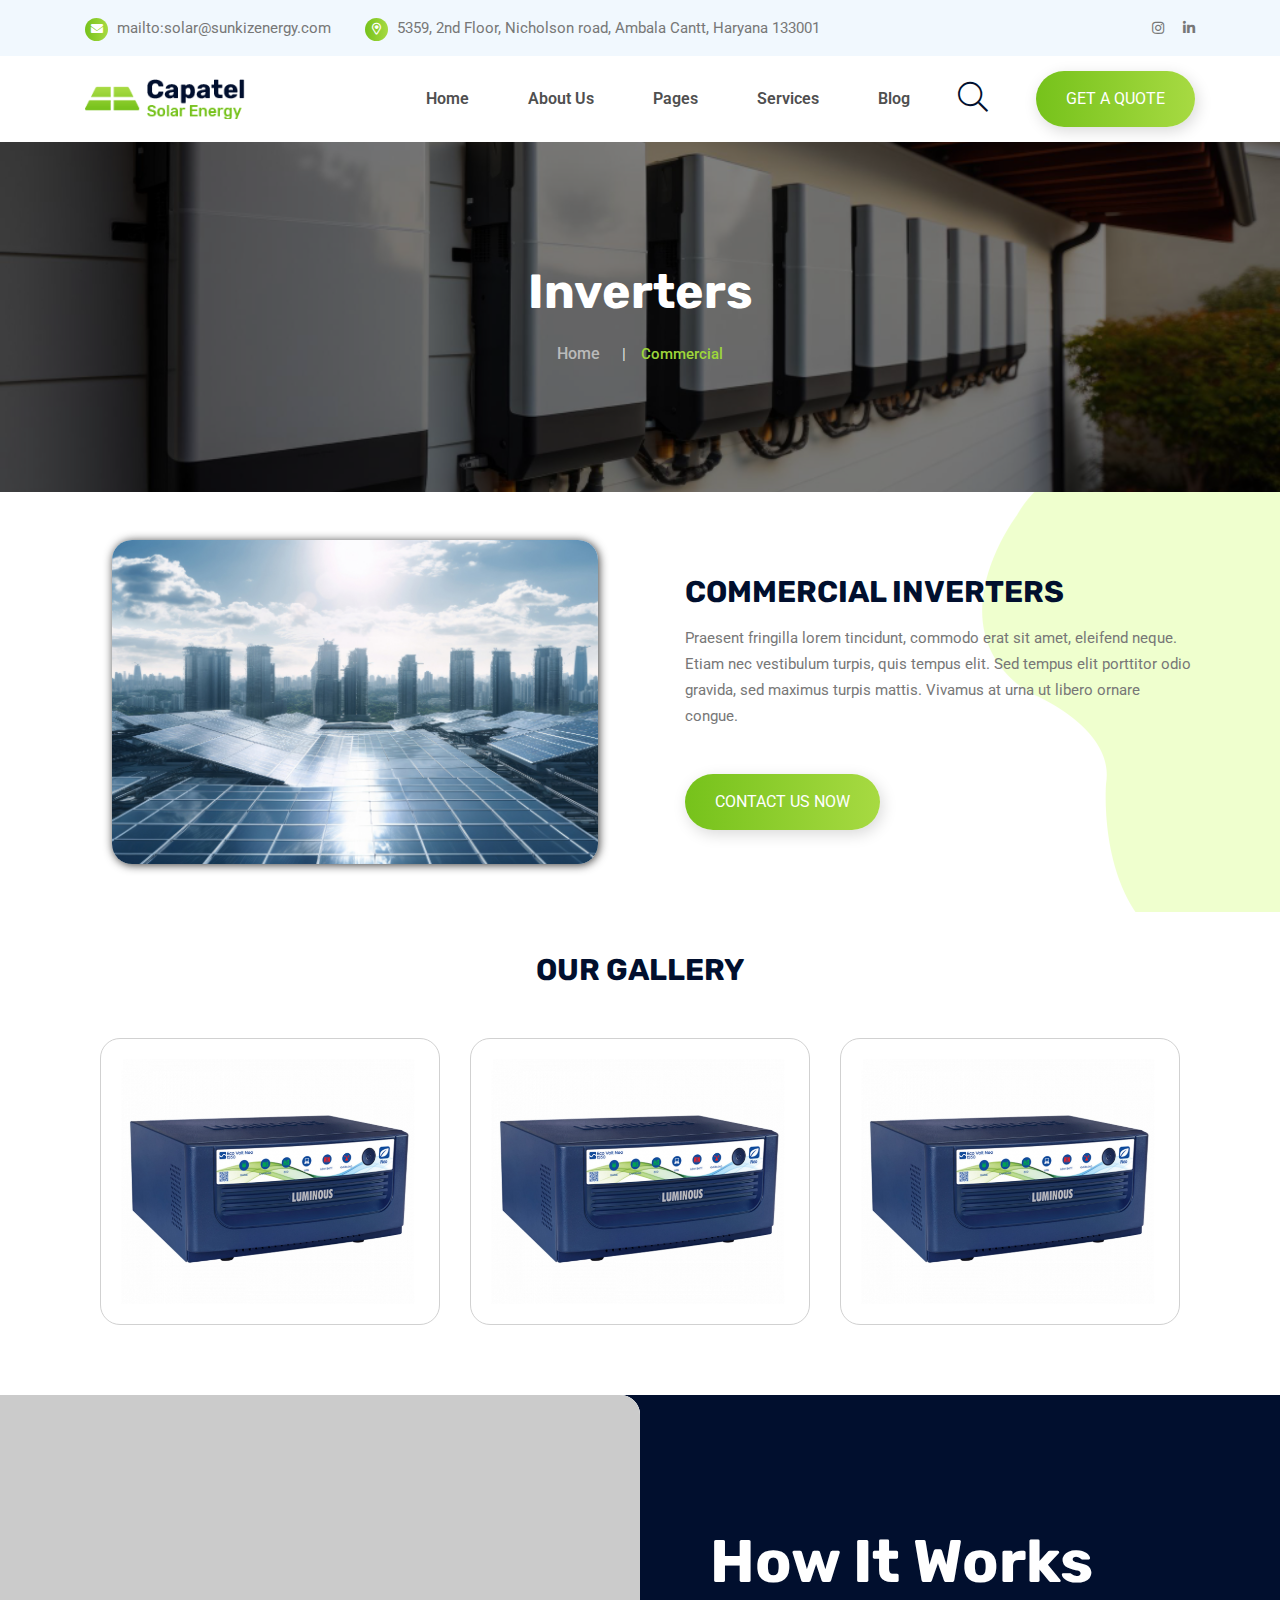
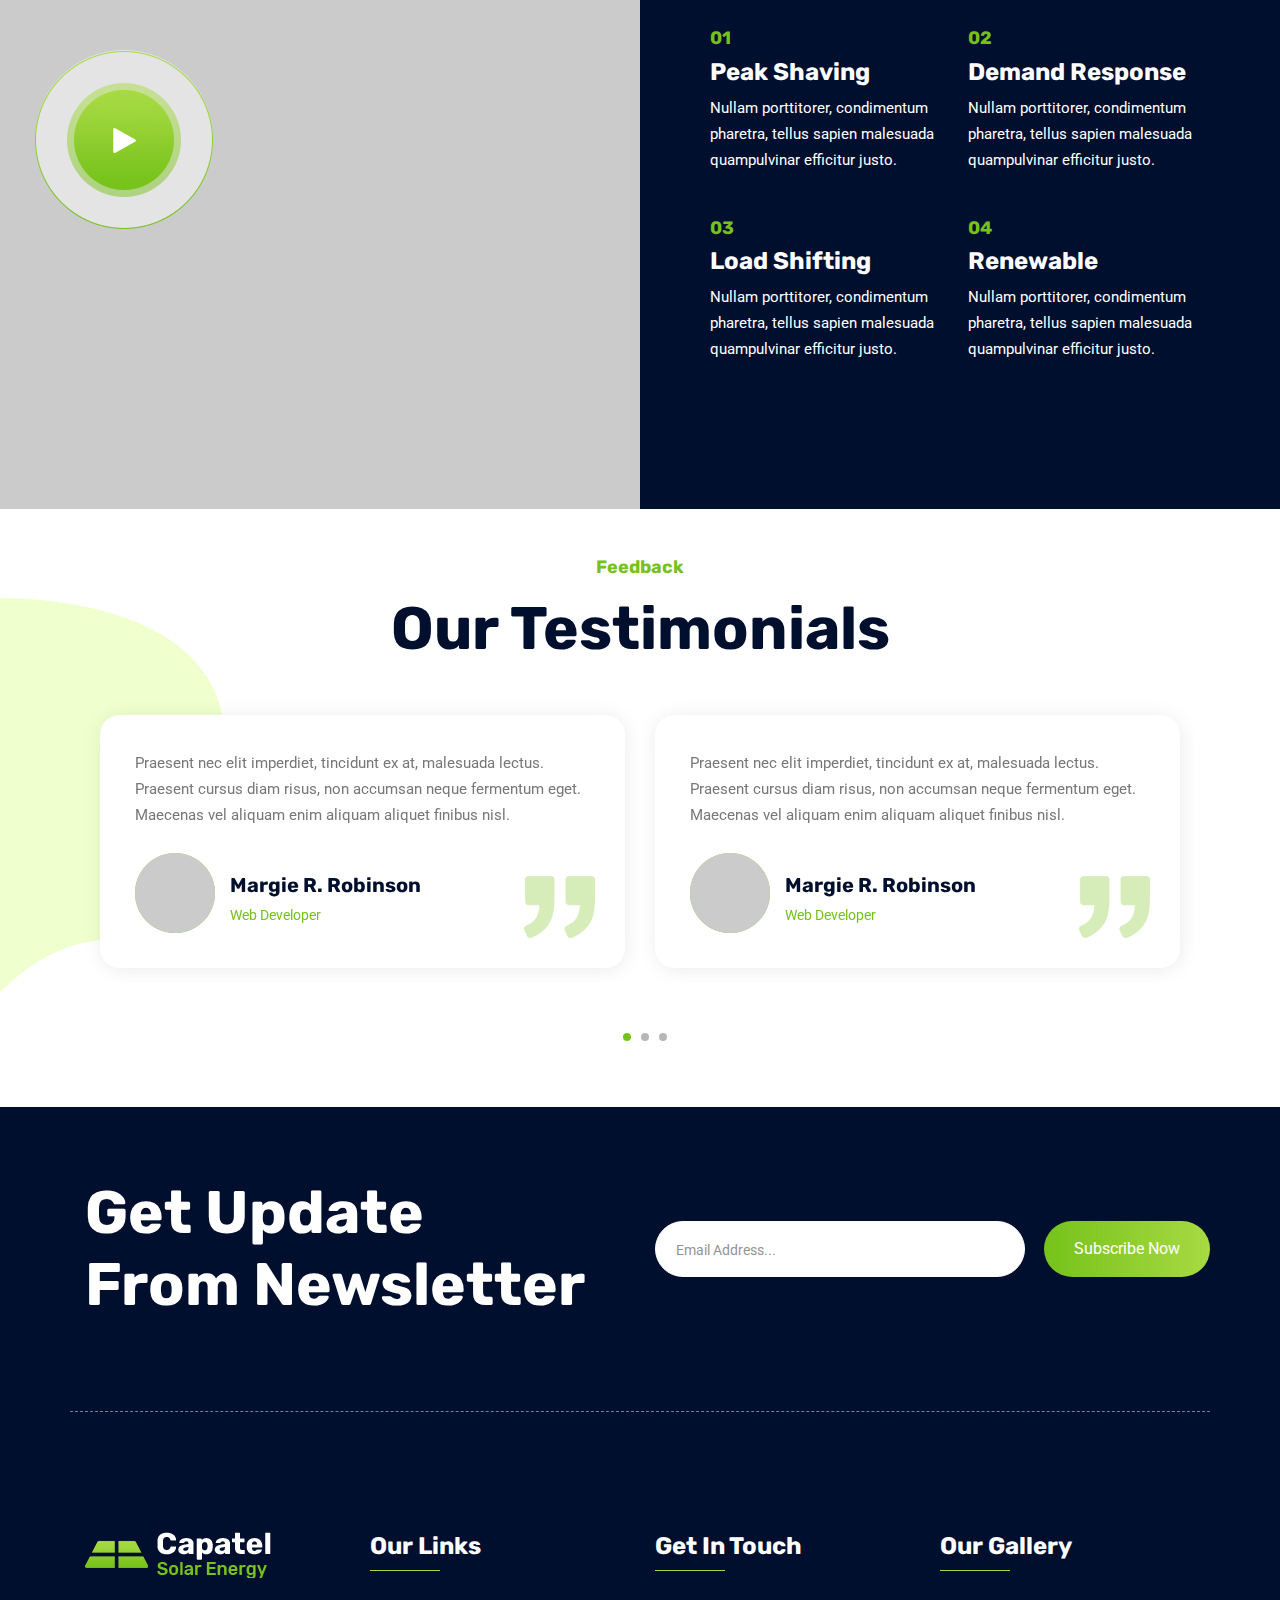
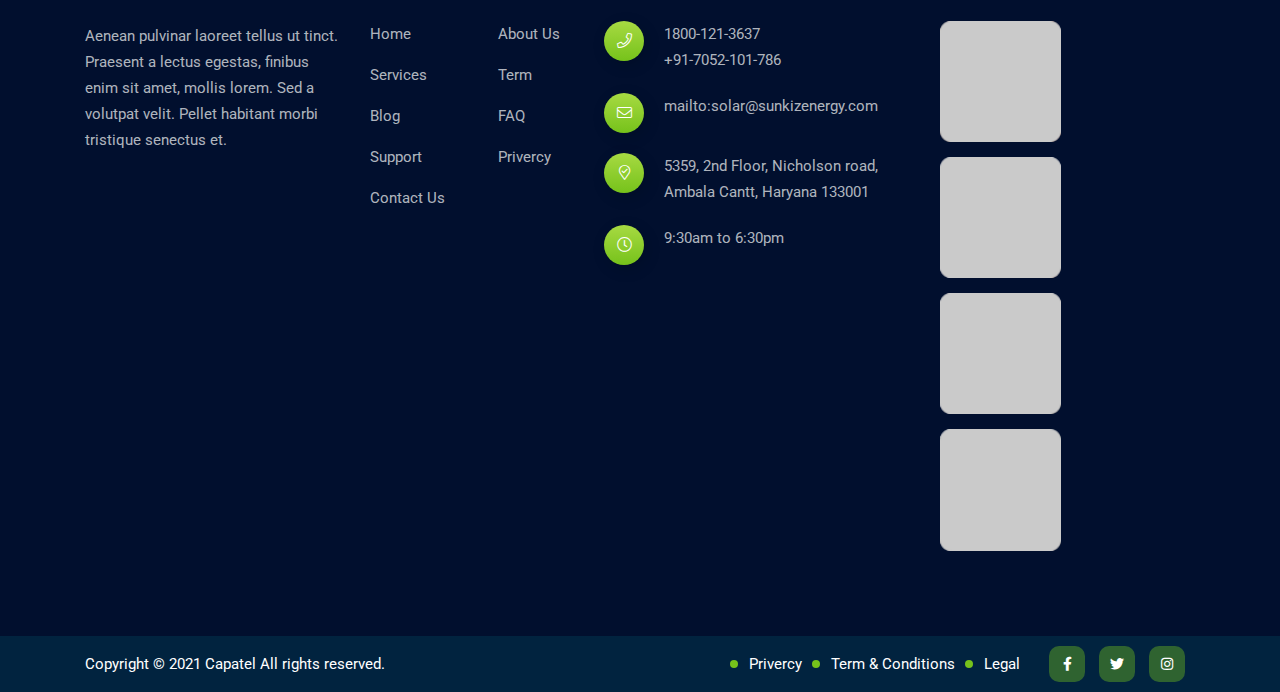
<file: commercial.html>
<!doctype html>
<html class="no-js" lang="zxx">

<head>
    <meta charset="utf-8">
    <meta http-equiv="x-ua-compatible" content="ie=edge">
    <title>Capatel - Solar Energy HTML Template</title>
    <meta name="description" content="">
    <meta name="viewport" content="width=device-width, initial-scale=1">
    <link rel="shortcut icon" type="image/x-icon" href="img/favicon.ico">
    <!-- Place favicon.ico in the root directory -->

    <!-- CSS here -->
    <link rel="stylesheet" href="css/bootstrap.min.css">
    <link rel="stylesheet" href="css/animate.min.css">
    <link rel="stylesheet" href="css/magnific-popup.css">
    <link rel="stylesheet" href="fontawesome/css/all.min.css">
    <link rel="stylesheet" href="font-flaticon/flaticon.css">
    <link rel="stylesheet" href="css/dripicons.css">
    <link rel="stylesheet" href="css/slick.css">
    <link rel="stylesheet" href="css/meanmenu.css">
    <link rel="stylesheet" href="css/default.css">
    <link rel="stylesheet" href="css/style.css">
    <link rel="stylesheet" href="css/responsive.css">
</head>

<body>
    <!-- header -->
    <header class="header-area">
        <div class="header-top second-header d-none d-md-block">
            <div class="container">
                <div class="row align-items-center">
                    <div class="col-lg-10 col-md-10 d-none  d-md-block">
                        <div class="header-cta">
                            <ul>
                                <li>
                                    <i class="fas fa-envelope"></i>

                                    <span>mailto:solar@sunkizenergy.com</span>
                                </li>
                                <li>
                                    <i class="far fa-map-marker-alt"></i>
                                    <span>5359, 2nd Floor, Nicholson road, Ambala Cantt, Haryana 133001</span>
                                </li>
                            </ul>
                        </div>
                    </div>
                    <div class="col-lg-2 col-md-2 d-none d-lg-block">
                        <div class="header-social text-right">
                            <span>
                                <a href="#" title="instagram"><i class="fab fa-instagram"></i></a>
                                <!-- <a href="#" title="Twitter"><i class="fab fa-twitter"></i></a> -->
                                <a href="#" title="LinkedIn"><i class="fab fa-linkedin-in"></i></a>
                            </span>
                            <!--  /social media icon redux -->
                        </div>
                    </div>

                </div>
            </div>
        </div>
        <div id="header-sticky" class="menu-area">
            <div class="container">
                <div class="second-menu">
                    <div class="row align-items-center">
                        <div class="col-xl-2 col-lg-2">
                            <div class="logo">
                                <a href="index.html"><img src="img/logo/logo.png" alt="logo"></a>
                            </div>
                        </div>
                        <div class="col-xl-7 col-lg-7">

                            <div class="main-menu text-right text-xl-right">
                                <nav id="mobile-menu">
                                    <ul>
                                        <li class="has-sub">
                                            <a href="index.html">Home</a>
                                            <ul>
                                                <li><a href="index.html">Home Page 01</a></li>
                                                <li><a href="index-2.html">Home Page 02</a></li>

                                            </ul>
                                        </li>
                                        <li><a href="about.html">About Us</a></li>
                                        <li class="has-sub"><a href="#">Pages</a>
                                            <ul>
                                                <li><a href="projects.html">Project</a></li>
                                                <li><a href="projects-detail.html">Project Details</a></li>

                                                <li><a href="pricing.html">Pricing</a></li>
                                                <li><a href="team.html">Team</a></li>
                                                <li><a href="faq.html">Faq</a></li>
                                                <li><a href="shop.html">Shop</a></li>
                                                <li><a href="shop-details.html">Shop Details</a>
                                                </li>
                                            </ul>
                                        </li>
                                        <li class="has-sub">
                                            <a href="services.html">Services</a>
                                            <ul>
                                                <li class="has-sub">
                                                    <a href="services.html">Inverters</a>
                                                    <ul>
                                                        <li><a href="services.html">Page-1</a></li>
                                                        <li><a href="services.html">Page-2</a></li>
                                                    </ul>
                                                </li>
                                                <li class="has-sub">
                                                    <a href="services.html">Batteries</a>
                                                    <ul>
                                                        <li><a href="services.html">Page-1</a></li>
                                                        <li><a href="services.html">Page-2</a></li>
                                                    </ul>
                                                </li>
                                                <li class="has-sub">
                                                    <a href="services-detail.html">Solar Panel </a>
                                                    <ul>
                                                        <li><a href="services-detail.html">Services page-1</a></li>
                                                        <li><a href="services-detail.html">Services page-2</a></li>
                                                    </ul>
                                            </ul>
                                        </li>

                                        <li class="has-sub">
                                            <a href="blog.html">Blog</a>
                                            <ul>
                                                <li><a href="blog.html">Blog</a></li>
                                                <li><a href="blog-details.html">Blog Details</a></li>
                                            </ul>
                                        </li>



                                    </ul>
                                </nav>
                            </div>
                        </div>
                        <div class="col-xl-1 col-lg-1 text-center d-none d-lg-block mt-15 mb-15">
                            <a href="contact.html" class="menu-tigger"><i class="fal fa-search"></i></a>
                        </div>
                        <div class="col-xl-2 col-lg-2 text-right d-none d-lg-block mt-15 mb-15">
                            <a href="contact.html" class="btn ss-btn">Get A Quote</a>
                        </div>


                        <div class="col-12">
                            <div class="mobile-menu"></div>
                        </div>
                    </div>
                </div>
            </div>
        </div>
    </header>
    <!-- header-end -->
    <!-- offcanvas-area -->
    <div class="offcanvas-menu">
        <span class="menu-close"><i class="fas fa-times"></i></span>
        <form role="search" method="get" id="searchform" class="searchform"
            action="http://wordpress.zcube.in/xconsulta/">
            <input type="text" name="s" id="search" value="" placeholder="Search" />
            <button><i class="fa fa-search"></i></button>
        </form>


        <div id="cssmenu3" class="menu-one-page-menu-container">
            <ul id="menu-one-page-menu-2" class="menu">
                <li class="menu-item menu-item-type-custom menu-item-object-custom"><a href="index.html">Home</a></li>
                <li class="menu-item menu-item-type-custom menu-item-object-custom"><a href="about.html">About Us</a>
                </li>
                <li class="menu-item menu-item-type-custom menu-item-object-custom"><a href="services.html">Services</a>
                </li>
                <li class="menu-item menu-item-type-custom menu-item-object-custom"><a href="pricing.html">Pricing </a>
                </li>
                <li class="menu-item menu-item-type-custom menu-item-object-custom"><a href="team.html">Team </a></li>

                <li class="menu-item menu-item-type-custom menu-item-object-custom"><a href="projects.html">Gallery
                        Study</a></li>
                <li class="menu-item menu-item-type-custom menu-item-object-custom"><a href="blog.html">Blog</a></li>
                <li class="menu-item menu-item-type-custom menu-item-object-custom"><a href="contact.html">Contact</a>
                </li>
            </ul>
        </div>

        <div id="cssmenu2" class="menu-one-page-menu-container">
            <ul id="menu-one-page-menu-1" class="menu">
                <li class="menu-item menu-item-type-custom menu-item-object-custom"><a href="#home"><span>+8 12
                            3456897</span></a></li>
                <li class="menu-item menu-item-type-custom menu-item-object-custom"><a
                        href="#howitwork"><span>info@example.com</span></a></li>
            </ul>
        </div>
    </div>
    <div class="offcanvas-overly"></div>
    <!-- offcanvas-end -->
    <!-- main-area -->
    <main>

        <!-- search-popup -->
        <div class="modal fade bs-example-modal-lg search-bg popup1" tabindex="-1" role="dialog">
            <div class="modal-dialog modal-lg" role="document">
                <div class="modal-content search-popup">
                    <div class="text-center">
                        <a href="#" class="close2" data-dismiss="modal" aria-label="Close">× close</a>
                    </div>
                    <div class="row search-outer">
                        <div class="col-md-11"><input type="text" placeholder="Search for products..." /></div>
                        <div class="col-md-1 text-right"><a href="#"><i class="fa fa-search" aria-hidden="true"></i></a>
                        </div>
                    </div>
                </div>
            </div>
        </div>
        <!-- /search-popup -->
        <!-- breadcrumb-area -->
        <section class="breadcrumb-area d-flex align-items-center"
            style="background-image:url(img/resource/breadcrumb1.jpg); background-position: center;background-repeat: no-repeat; background-size: cover;">
            <div class="container">
                <div class="row align-items-center">
                    <div class="col-xl-12 col-lg-12">
                        <div class="breadcrumb-wrap text-left">
                            <div class="breadcrumb-title">
                                <h2>Inverters</h2>
                                <div class="breadcrumb-wrap">

                                    <nav aria-label="breadcrumb">
                                        <ol class="breadcrumb">
                                            <li class="breadcrumb-item"><a href="index.html">Home</a></li>
                                            <li class="breadcrumb-item active" aria-current="page">Commercial</li>
                                        </ol>
                                    </nav>
                                </div>
                            </div>
                        </div>
                    </div>

                </div>
            </div>
        </section>
        <!-- breadcrumb-area-end -->
        <!-- about-area -->
        <section id="about" class="about-area about-p py-5 p-relative"
            style="background: url(img/bg/aliment-right.png) no-repeat; background-position: right center;">
            <div class="container">
                <div class="row align-items-center">
                    <div class="col-lg-6 col-md-12 col-sm-12 d-flex justify-content-center">
                        <img src="img/resource/comm-img.jpg" alt="" width="90%"
                            style="border-radius: 20px; box-shadow: 1px 1px 10px #000000c7;">
                    </div>

                    <div class="col-lg-6 col-md-12 col-sm-12">
                        <div class="about-content s-about-content pl-30">
                            <div class="about-title second-title ">
                                <h5 class="type-head"> COMMERCIAL INVERTERS</h5>
                                <!-- <h2>What’s Our Resources Story</h2> -->
                            </div>

                            <p>Praesent fringilla lorem tincidunt, commodo erat sit amet, eleifend neque. Etiam nec
                                vestibulum turpis, quis tempus elit. Sed tempus elit porttitor odio gravida, sed maximus
                                turpis mattis. Vivamus at urna ut libero ornare congue.</p>

                            <a href="contact.html" class="btn ss-btn">Contact Us Now</a>


                        </div>
                    </div>

                </div>
            </div>
        </section>
        <!-- about-area-end -->
        <section id="work" class="pt-40 pb-70"
           >
            <div class="container">
                <div class="row">
                    <div class="col-lg-12">
                        <div class="section-title center-align mb-50 text-center newgallery">

                            <h2>OUR GALLERY</h2>

                        </div>

                    </div>

                </div>
                <div class="portfolio ">
                  <div class="container">
                    <div class="row">
                        <div class="col-md-4 col-12" >
                            <div class="comm-img">
                                <img src="img/resource/1invt.jpg" alt="">
                            </div>
                        </div>
                        <div class="col-md-4 col-12" >
                            <div class="comm-img">
                                <img src="img/resource/1invt.jpg" alt="">
                            </div>
                        </div>
                        <div class="col-md-4 col-12" >
                            <div class="comm-img">
                                <img src="img/resource/1invt.jpg" alt="">
                            </div>
                        </div>
                    </div>
                  </div>
                </div>
            </div>
        </section>

        <section id="video" class="video-area about-p p-relative" style="background-color: #010f2e;">
            <div class="container">
                <div class="row align-items-center">
                    <div class="col-lg-6">
                        <div class="s-video-wrap" style="background-image:url(img/bg/video-img.png)">
                            <div class="s-video-content">
                                <a href="https://www.youtube.com/watch?v=7e90gBu4pas" class="popup-video mb-50"><img
                                        src="img/bg/play-button.png" alt="circle_right"></a>

                            </div>
                        </div>
                    </div>
                    <div class="col-lg-6 p-relative pl-70">
                        <div class="section-title">
                            
                            <h2>
                                How It Works
                            </h2>
                        </div>

                        <div class="row how-box-contaniner">
                            <div class="col-lg-6 mt-30">
                                <div class="how-box">
                                    <h5>01</h5>
                                    <h3>Peak Shaving</h3>
                                    <p>Nullam porttitorer, condimentum pharetra, tellus sapien malesuada quampulvinar
                                        efficitur justo.</p>
                                </div>
                            </div>
                            <div class="col-lg-6 mt-30">
                                <div class="how-box">
                                    <h5>02</h5>
                                    <h3>Demand Response</h3>
                                    <p>Nullam porttitorer, condimentum pharetra, tellus sapien malesuada quampulvinar
                                        efficitur justo.</p>
                                </div>
                            </div>
                            <div class="col-lg-6 mt-30">
                                <div class="how-box">
                                    <h5>03</h5>
                                    <h3>Load Shifting</h3>
                                    <p>Nullam porttitorer, condimentum pharetra, tellus sapien malesuada quampulvinar
                                        efficitur justo.</p>
                                </div>
                            </div>
                            <div class="col-lg-6 mt-30">
                                <div class="how-box">
                                    <h5>04</h5>
                                    <h3>Renewable</h3>
                                    <p>Nullam porttitorer, condimentum pharetra, tellus sapien malesuada quampulvinar
                                        efficitur justo.</p>
                                </div>
                            </div>

                        </div>

                    </div>
                </div>
            </div>
        </section>


   

     

        <!-- testimonial-area -->
        <section class="testimonial-area py-5"
            style="background: url(img/bg/aliment-left2.png) no-repeat; background-position: left center;">
            <div class="container">
                <div class="row">
                    <div class="col-lg-12">
                        <div class="section-title center-align mb-35 text-center">
                            <h5> Feedback </h5>
                            <h2>
                                Our Testimonials
                            </h2>

                        </div>

                    </div>

                    <div class="col-lg-12">
                        <div class="testimonial-active">
                            <div class="single-testimonial">
                                <p>Praesent nec elit imperdiet, tincidunt ex at, malesuada lectus. Praesent cursus diam
                                    risus, non accumsan neque fermentum eget. Maecenas vel aliquam enim aliquam aliquet
                                    finibus nisl.</p>
                                <div class="testi-author">
                                    <img src="img/testimonial/testi_avatar.png" alt="img">
                                    <div class="ta-info">
                                        <h6>Margie R. Robinson</h6>
                                        <span>Web Developer</span>
                                    </div>
                                </div>
                                <div class="qt-img">
                                    <img src="img/testimonial/qt-icon.png" alt="img">
                                </div>
                            </div>
                            <div class="single-testimonial">
                                <p>Praesent nec elit imperdiet, tincidunt ex at, malesuada lectus. Praesent cursus diam
                                    risus, non accumsan neque fermentum eget. Maecenas vel aliquam enim aliquam aliquet
                                    finibus nisl.</p>
                                <div class="testi-author">
                                    <img src="img/testimonial/testi_avatar.png" alt="img">
                                    <div class="ta-info">
                                        <h6>Margie R. Robinson</h6>
                                        <span>Web Developer</span>
                                    </div>
                                </div>
                                <div class="qt-img">
                                    <img src="img/testimonial/qt-icon.png" alt="img">
                                </div>
                            </div>
                            <div class="single-testimonial">
                                <p>Praesent nec elit imperdiet, tincidunt ex at, malesuada lectus. Praesent cursus diam
                                    risus, non accumsan neque fermentum eget. Maecenas vel aliquam enim aliquam aliquet
                                    finibus nisl.</p>
                                <div class="testi-author">
                                    <img src="img/testimonial/testi_avatar.png" alt="img">
                                    <div class="ta-info">
                                        <h6>Margie R. Robinson</h6>
                                        <span>Web Developer</span>
                                    </div>
                                </div>
                                <div class="qt-img">
                                    <img src="img/testimonial/qt-icon.png" alt="img">
                                </div>
                            </div>
                            <div class="single-testimonial">
                                <p>Praesent nec elit imperdiet, tincidunt ex at, malesuada lectus. Praesent cursus diam
                                    risus, non accumsan neque fermentum eget. Maecenas vel aliquam enim aliquam aliquet
                                    finibus nisl.</p>
                                <div class="testi-author">
                                    <img src="img/testimonial/testi_avatar.png" alt="img">
                                    <div class="ta-info">
                                        <h6>Margie R. Robinson</h6>
                                        <span>Web Developer</span>
                                    </div>
                                </div>
                                <div class="qt-img">
                                    <img src="img/testimonial/qt-icon.png" alt="img">
                                </div>
                            </div>
                            <div class="single-testimonial">
                                <p>Praesent nec elit imperdiet, tincidunt ex at, malesuada lectus. Praesent cursus diam
                                    risus, non accumsan neque fermentum eget. Maecenas vel aliquam enim aliquam aliquet
                                    finibus nisl.</p>
                                <div class="testi-author">
                                    <img src="img/testimonial/testi_avatar.png" alt="img">
                                    <div class="ta-info">
                                        <h6>Margie R. Robinson</h6>
                                        <span>Web Developer</span>
                                    </div>
                                </div>
                                <div class="qt-img">
                                    <img src="img/testimonial/qt-icon.png" alt="img">
                                </div>
                            </div>
                            <div class="single-testimonial">
                                <p>Praesent nec elit imperdiet, tincidunt ex at, malesuada lectus. Praesent cursus diam
                                    risus, non accumsan neque fermentum eget. Maecenas vel aliquam enim aliquam aliquet
                                    finibus nisl.</p>
                                <div class="testi-author">
                                    <img src="img/testimonial/testi_avatar.png" alt="img">
                                    <div class="ta-info">
                                        <h6>Margie R. Robinson</h6>
                                        <span>Web Developer</span>
                                    </div>
                                </div>
                                <div class="qt-img">
                                    <img src="img/testimonial/qt-icon.png" alt="img">
                                </div>
                            </div>
                        </div>
                    </div>
                </div>
            </div>
        </section>
        <!-- testimonial-area-end -->

    </main>
    <!-- main-area-end -->
    <!-- footer -->
    <footer class="footer-bg footer-p">
        <div class="footer-top-heiding pt-70 pb-120">
            <div class="container">
                <div class="row align-items-center">
                    <div class="col-lg-6">
                        <div class="section-title">
                            <h2> Get Update<br> From Newsletter</h2>

                        </div>
                    </div>
                    <div class="col-xl-6 col-lg-6">
                        <div class="newslater-area">
                            <form name="ajax-form" id="contact-form4" action="#" method="post"
                                class="contact-form newslater">
                                <div class="form-group">
                                    <input class="form-control" id="email2" name="email" type="email"
                                        placeholder="Email Address..." value="" required="">
                                    <button type="submit" class="btn btn-custom" id="send2">Subscribe Now</button>
                                </div>
                                <!-- /Form-email -->
                            </form>
                        </div>

                    </div>
                </div>
            </div>

        </div>
        <div class="footer-top pb-40">
            <div class="container">
                <div class="row justify-content-between">

                    <div class="col-xl-3 col-lg-3 col-sm-6">
                        <div class="footer-widget mb-30">
                            <div class="f-widget-title mb-45">
                                <img src="img/logo/f_logo.png" alt="img">
                            </div>
                            <div class="footer-link">
                                Aenean pulvinar laoreet tellus ut tinct. Praesent a lectus egestas, finibus enim sit
                                amet, mollis lorem. Sed a volutpat velit. Pellet habitant morbi tristique senectus et.
                            </div>

                        </div>
                    </div>
                    <div class="col-xl-3 col-lg-3 col-sm-6">
                        <div class="footer-widget mb-30">
                            <div class="f-widget-title">
                                <h2>Our Links</h2>
                            </div>
                            <div class="footer-link">
                                <ul>
                                    <li><a href="index.html">Home</a></li>
                                    <li><a href="about.html"> About Us</a></li>
                                    <li><a href="services.html"> Services </a></li>
                                    <li><a href="#">Term</a></li>
                                    <li><a href="blog.html">Blog </a></li>
                                    <li><a href="faq.html">FAQ</a></li>
                                    <li><a href="#">Support</a></li>
                                    <li><a href="#">Privercy</a></li>
                                    <li><a href="contact.html"> Contact Us</a></li>

                                </ul>
                            </div>
                        </div>
                    </div>
                    <div class="col-xl-3 col-lg-3 col-sm-6">

                        <div class="footer-widget mb-30">
                            <div class="f-widget-title">
                                <h2>Get In Touch</h2>
                            </div>
                            <div class="f-contact">
                                <ul>
                                    <li>
                                        <i class="icon fal fa-phone"></i>
                                        <span>1800-121-3637<br>+91-7052-101-786</span>
                                    </li>
                                    <li><i class="icon fal fa-envelope"></i>
                                        <span>
                                            <a href="mailto:info@example.com">mailto:solar@sunkizenergy.com</a>
                                        </span>
                                    </li>
                                    <li>
                                        <i class="icon fal fa-map-marker-check"></i>
                                        <span>5359, 2nd Floor, Nicholson road, Ambala Cantt, Haryana 133001</span>
                                    </li>
                                    <li>
                                        <i class="icon fal fa-clock"></i>
                                        <span>9:30am to 6:30pm</span>
                                    </li>


                                </ul>

                            </div>
                        </div>
                    </div>
                    <div class="col-xl-3 col-lg-3 col-sm-6">
                        <div class="footer-widget mb-30">
                            <div class="f-widget-title">
                                <h2>Our Gallery</h2>
                            </div>
                            <div class="f-insta">
                                <ul>
                                    <li><a href="img/instagram/f-galler-01.png" class="popup-image"><img
                                                src="img/instagram/f-galler-01.png" alt="img"></a></li>
                                    <li><a href="img/instagram/f-galler-02.png" class="popup-image"><img
                                                src="img/instagram/f-galler-02.png" alt="img"></a></li>
                                    <li><a href="img/instagram/f-galler-03.png" class="popup-image"><img
                                                src="img/instagram/f-galler-03.png" alt="img"></a></li>
                                    <li><a href="img/instagram/f-galler-04.png" class="popup-image"><img
                                                src="img/instagram/f-galler-04.png" alt="img"></a></li>


                                </ul>
                            </div>
                        </div>
                    </div>


                </div>
            </div>
        </div>
        <div class="copyright-wrap">
            <div class="container">
                <div class="row align-items-center">
                    <div class="col-lg-6">
                        Copyright © 2021 Capatel All rights reserved.
                    </div>
                    <div class="col-lg-6 text-right text-xl-right">
                        <ul>
                            <li><a href="#">Privercy</a></li>
                            <li><a href="#">Term &amp; Conditions</a></li>
                            <li><a href="#">Legal</a></li>
                            <li> <span class="footer-social">
                                    <a href="#"><i class="fab fa-facebook-f"></i></a>
                                    <a href="#"><i class="fab fa-twitter"></i></a>
                                    <a href="#"><i class="fab fa-instagram"></i></a>
                                </span></li>
                        </ul>
                    </div>

                </div>
            </div>
        </div>
    </footer>
    <!-- footer-end -->



    <!-- JS here -->
    <script src="js/vendor/modernizr-3.5.0.min.js"></script>
    <script src="js/vendor/jquery-3.6.0.min.js"></script>
    <script src="js/popper.min.js"></script>
    <script src="js/bootstrap.min.js"></script>
    <script src="js/slick.min.js"></script>
    <script src="js/ajax-form.js"></script>
    <script src="js/paroller.js"></script>
    <script src="js/wow.min.js"></script>
    <script src="js/js_isotope.pkgd.min.js"></script>
    <script src="js/imagesloaded.min.js"></script>
    <script src="js/parallax.min.js"></script>
    <script src="js/jquery.waypoints.min.js"></script>
    <script src="js/jquery.counterup.min.js"></script>
    <script src="js/jquery.scrollUp.min.js"></script>
    <script src="js/jquery.meanmenu.min.js"></script>
    <script src="js/parallax-scroll.js"></script>
    <script src="js/jquery.magnific-popup.min.js"></script>
    <script src="js/element-in-view.js"></script>
    <script src="js/main.js"></script>
</body>

</html>
</file>
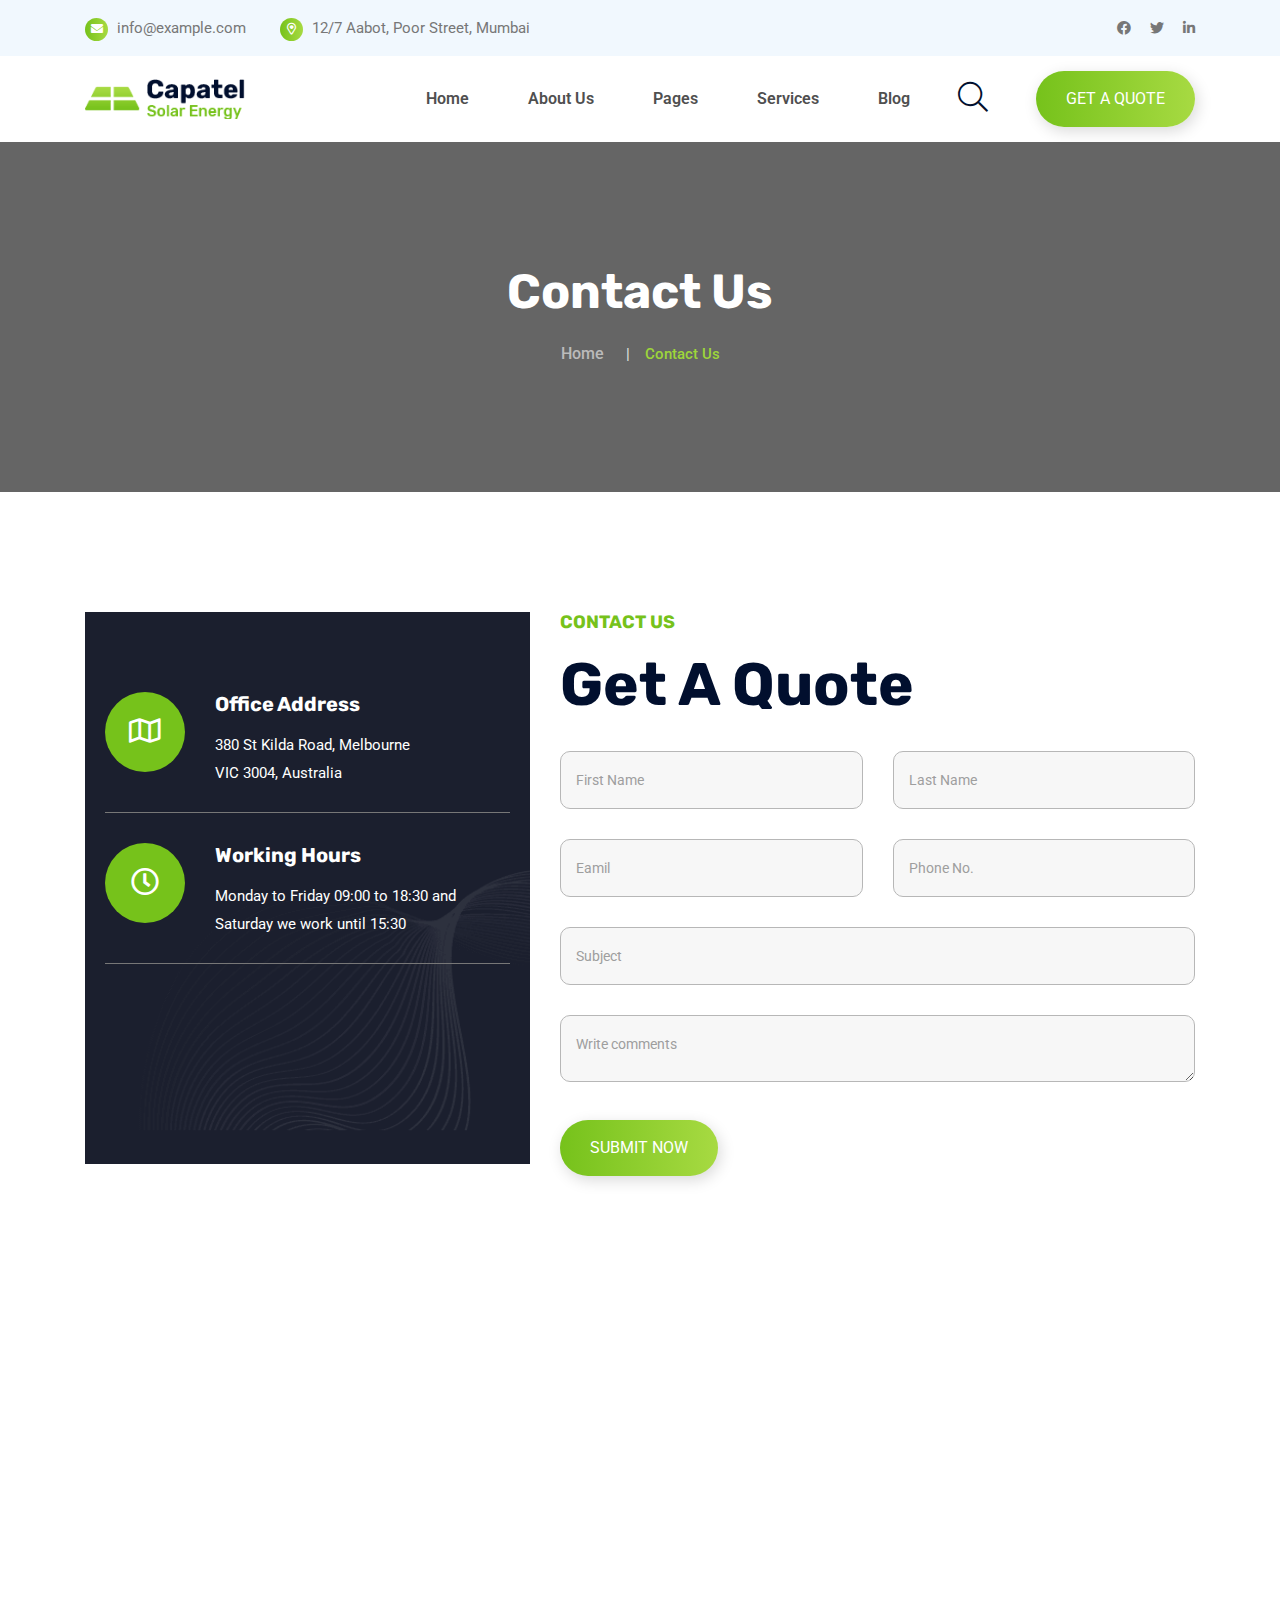
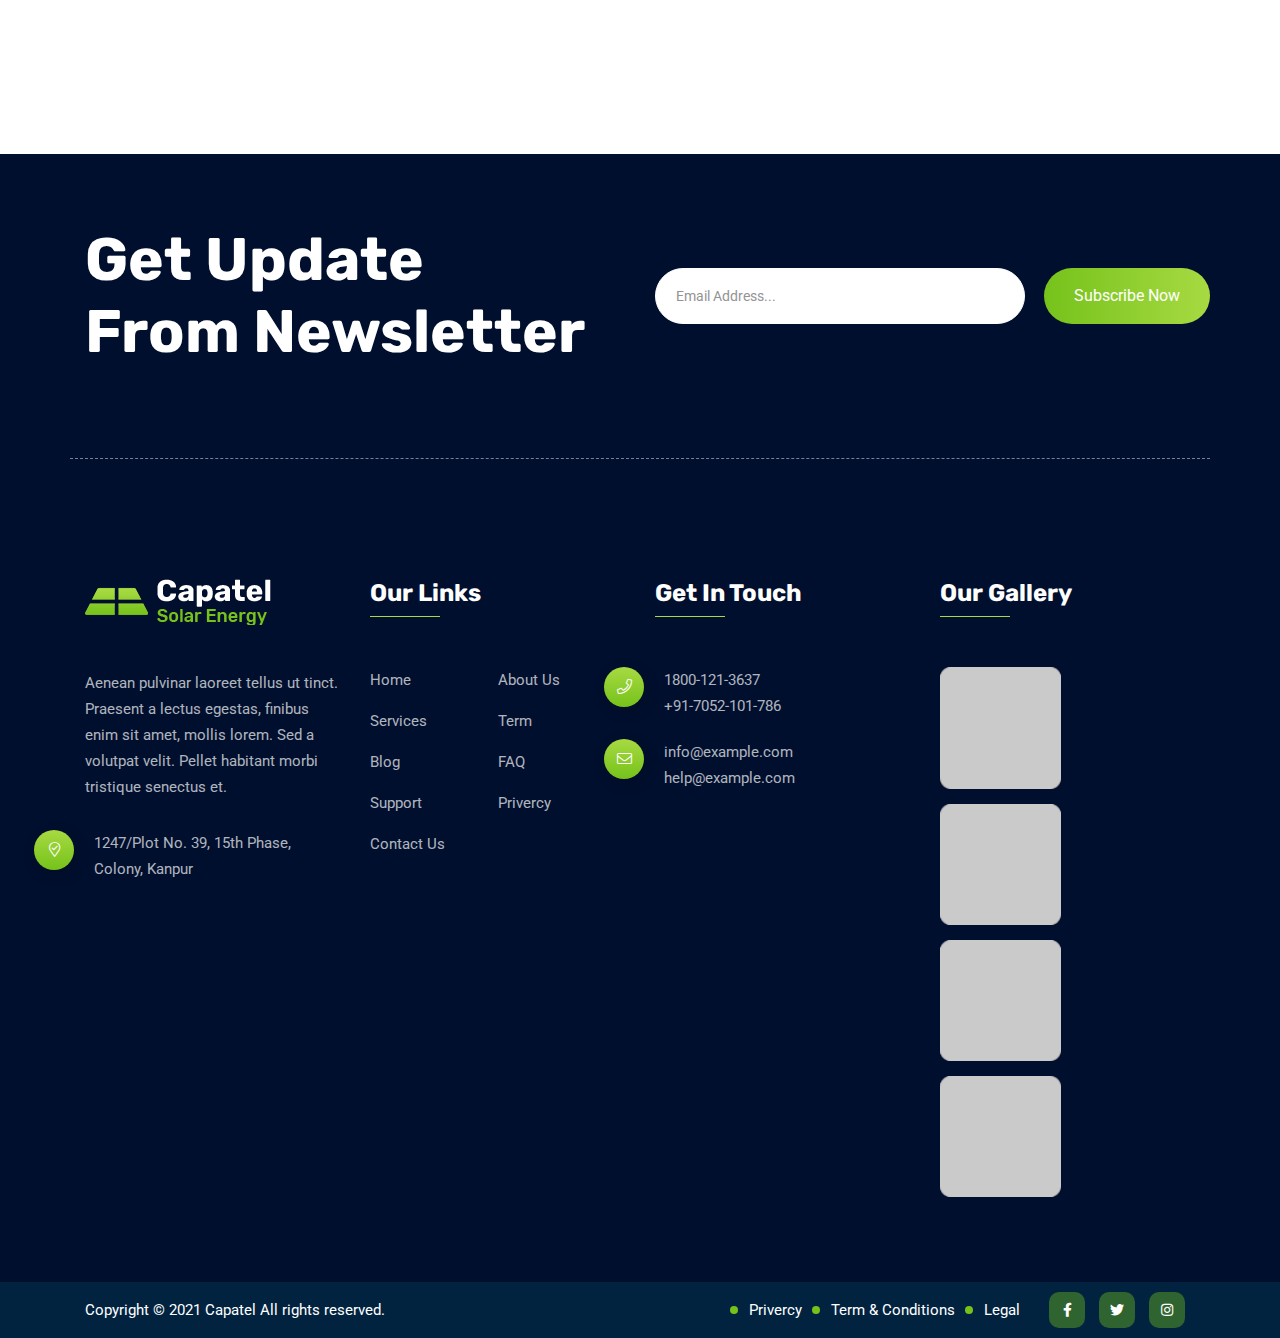
<file: contact.html>
<!doctype html>
<html class="no-js" lang="zxx">
    <head>
        <meta charset="utf-8">
        <meta http-equiv="x-ua-compatible" content="ie=edge">
        <title>Capatel - Solar Energy HTML Template</title>
        <meta name="description" content="">
        <meta name="viewport" content="width=device-width, initial-scale=1">
		<link rel="shortcut icon" type="image/x-icon" href="img/favicon.ico">
        <!-- Place favicon.ico in the root directory -->

		<!-- CSS here -->
        <link rel="stylesheet" href="css/bootstrap.min.css">
        <link rel="stylesheet" href="css/animate.min.css">
        <link rel="stylesheet" href="css/magnific-popup.css">
        <link rel="stylesheet" href="fontawesome/css/all.min.css">
        <link rel="stylesheet" href="font-flaticon/flaticon.css">
        <link rel="stylesheet" href="css/dripicons.css">
        <link rel="stylesheet" href="css/slick.css">
        <link rel="stylesheet" href="css/meanmenu.css">
        <link rel="stylesheet" href="css/default.css">
        <link rel="stylesheet" href="css/style.css">
        <link rel="stylesheet" href="css/responsive.css">
    </head>
    <body>
   <!-- header -->
        <header class="header-area">  
            <div class="header-top second-header d-none d-md-block">
                <div class="container">
                    <div class="row align-items-center">                                              
                        <div class="col-lg-6 col-md-8 d-none  d-md-block">
                            <div class="header-cta">
                                <ul>                                   
                                    <li>
                                        <i class="fas fa-envelope"></i>
                                      
                                        <span>info@example.com</span>
                                    </li>
                                     <li>
                                      <i class="far fa-map-marker-alt"></i>
                                        <span>12/7 Aabot, Poor Street, Mumbai</span>
                                    </li>
                                </ul>
                            </div>
                        </div>
                         <div class="col-lg-6 col-md-6 d-none d-lg-block">
                             <div class="header-social text-right">
                            <span>
                                <a href="#" title="Facebook"><i class="fab fa-facebook"></i></a>
                                <a href="#" title="Twitter"><i class="fab fa-twitter"></i></a>
                                <a href="#" title="LinkedIn"><i class="fab fa-linkedin-in"></i></a>                               
                               </span>                    
                               <!--  /social media icon redux -->                               
                        </div>
                        </div>
                         
                    </div>
                </div>
            </div>
			 <div id="header-sticky" class="menu-area">
                <div class="container">
                    <div class="second-menu">
                        <div class="row align-items-center">
                            <div class="col-xl-2 col-lg-2">
                                <div class="logo">
                                    <a href="index.html"><img src="img/logo/logo.png" alt="logo"></a>
                                </div>
                            </div>
                           <div class="col-xl-7 col-lg-7">
                              
                                <div class="main-menu text-right text-xl-right">
                                    <nav id="mobile-menu">
                                        <ul>
                                            <li class="has-sub">
												<a href="index.html">Home</a>
												<ul>
                                                    <li><a href="index.html">Home Page 01</a></li>
                                                    <li><a href="index-2.html">Home Page 02</a></li>

												</ul>
											</li>
                                            <li><a href="about.html">About Us</a></li>
                                            <li class="has-sub"><a href="#">Pages</a>
												<ul>
                                                    <li><a href="projects.html">Project</a></li>
                                                    <li><a href="projects-detail.html">Project Details</a></li>

                                                    <li><a href="pricing.html">Pricing</a></li>
                                                    <li><a href="team.html">Team</a></li>
                                                    <li><a href="faq.html">Faq</a></li>
                                                    <li><a href="shop.html">Shop</a></li>
                                                    <li><a href="shop-details.html">Shop Details</a>
												</li></ul>
											</li>
                                            <li class="has-sub"> 
                                              <a href="services.html">Services</a>
                                                <ul>
                                                     <li><a href="services.html">Services</a></li>
                                                    <li><a href="services-detail.html">Services Details</a></li>
												</ul>
                                            </li>
                                           
											<li class="has-sub"> 
                                                <a href="blog.html">Blog</a>
                                                <ul>
                                                    <li><a href="blog.html">Blog</a></li>
                                                    <li><a href="blog-details.html">Blog Details</a></li>
												</ul>
                                            </li>
                                                                        
										
                                          
                                        </ul>
                                    </nav>
                                </div>
                            </div>   
                             <div class="col-xl-1 col-lg-1 text-center d-none d-lg-block mt-15 mb-15">
                                <a href="contact.html" class="menu-tigger"><i class="fal fa-search"></i></a>
                            </div>
                            <div class="col-xl-2 col-lg-2 text-right d-none d-lg-block mt-15 mb-15">
                                <a href="contact.html" class="btn ss-btn">Get A Quote</a>
                            </div>
                          
                            
                                <div class="col-12">
                                    <div class="mobile-menu"></div>
                                </div>
                        </div>
                    </div>
                </div>
            </div>
        </header>
        <!-- header-end -->
        <!-- offcanvas-area -->
                <div class="offcanvas-menu">
                <span class="menu-close"><i class="fas fa-times"></i></span>
              <form role="search" method="get" id="searchform"   class="searchform" action="http://wordpress.zcube.in/xconsulta/">
                                <input type="text" name="s" id="search" value="" placeholder="Search"  />
                                <button><i class="fa fa-search"></i></button>
                            </form>

                    
                    <div id="cssmenu3" class="menu-one-page-menu-container">
                        <ul id="menu-one-page-menu-2" class="menu">
                            <li class="menu-item menu-item-type-custom menu-item-object-custom"><a href="index.html">Home</a></li>
                            <li class="menu-item menu-item-type-custom menu-item-object-custom"><a href="about.html">About Us</a></li>
                            <li class="menu-item menu-item-type-custom menu-item-object-custom"><a href="services.html">Services</a></li>
                             <li class="menu-item menu-item-type-custom menu-item-object-custom"><a href="pricing.html">Pricing </a></li>
                             <li class="menu-item menu-item-type-custom menu-item-object-custom"><a href="team.html">Team </a></li>
                             
                             <li class="menu-item menu-item-type-custom menu-item-object-custom"><a href="projects.html">Gallery Study</a></li>
                             <li class="menu-item menu-item-type-custom menu-item-object-custom"><a href="blog.html">Blog</a></li>
                            <li class="menu-item menu-item-type-custom menu-item-object-custom"><a href="contact.html">Contact</a></li>
                        </ul>
                    </div>  
                    
                    <div id="cssmenu2" class="menu-one-page-menu-container">
                        <ul id="menu-one-page-menu-1" class="menu">
                            <li class="menu-item menu-item-type-custom menu-item-object-custom"><a href="#home"><span>+8 12 3456897</span></a></li>
                            <li class="menu-item menu-item-type-custom menu-item-object-custom"><a href="#howitwork"><span>info@example.com</span></a></li>
                        </ul>
                    </div>                
            </div>
            <div class="offcanvas-overly"></div>
                 <!-- offcanvas-end -->
        <!-- main-area -->
        <main>
            
            <!-- search-popup -->
		<div class="modal fade bs-example-modal-lg search-bg popup1" tabindex="-1" role="dialog">
			<div class="modal-dialog modal-lg" role="document">
				<div class="modal-content search-popup">
					<div class="text-center">
						<a href="#" class="close2" data-dismiss="modal" aria-label="Close">× close</a>
					</div>
					<div class="row search-outer">
						<div class="col-md-11"><input type="text" placeholder="Search for products..." /></div>
						<div class="col-md-1 text-right"><a href="#"><i class="fa fa-search" aria-hidden="true"></i></a></div>
					</div>
				</div>
			</div>
		</div>
		<!-- /search-popup -->
            <!-- breadcrumb-area -->
            <section class="breadcrumb-area d-flex align-items-center" style="background-image:url(img/testimonial/test-bg.png)">
                <div class="container">
                    <div class="row align-items-center">
                        <div class="col-xl-12 col-lg-12">
                            <div class="breadcrumb-wrap text-left">
                                <div class="breadcrumb-title">
                                    <h2>Contact Us</h2>    
                                    <div class="breadcrumb-wrap">
                              
                                <nav aria-label="breadcrumb">
                                    <ol class="breadcrumb">
                                        <li class="breadcrumb-item"><a href="index.html">Home</a></li>
                                        <li class="breadcrumb-item active" aria-current="page">Contact Us</li>
                                    </ol>
                                </nav>
                            </div>
                                </div>
                            </div>
                        </div>
                        
                    </div>
                </div>
            </section>
            <!-- breadcrumb-area-end -->
          
		     <!-- contact-area -->
            <section id="contact" class="contact-area after-none contact-bg pt-120 pb-120 p-relative fix" >
                
                <div class="container">
             
					<div class="row">
						
                         <div class="col-lg-5">
                         <div class="contact-info" style="background: url(img/bg/footer-bg.png) no-repeat;background-size: cover;">
						<div class="single-cta pb-30 mb-30 wow fadeInUp animated" data-animation="fadeInDown animated" data-delay=".2s">
                                <div class="f-cta-icon">
                                    <i class="far fa-map"></i>
                                </div>
                                <h5>Office Address</h5>
                                <p>380 St Kilda Road, Melbourne <br>
                                    VIC 3004, Australia</p>
                            </div>
							 <div class="single-cta pb-30 mb-30 wow fadeInUp animated" data-animation="fadeInDown animated" data-delay=".2s">
                                <div class="f-cta-icon">
                                    <i class="far fa-clock"></i>
                                </div>
                                <h5>Working Hours</h5>
                                <p>Monday to Friday 09:00 to 18:30 and <br>
                                    Saturday we work until 15:30</p>
                            </div>
							 <div class="single-cta pb-30 mb-30 wow fadeInUp animated" data-animation="fadeInDown animated" data-delay=".2s">
                                <div class="f-cta-icon">
                                    <i class="far fa-envelope-open"></i>
                                </div>
                                <h5>Message Us</h5>
                                <p>We are always with you to solve your problem
                                    mail us : <a href="#">support@example.com</a></p>
                            </div>
                            </div>
							
                        </div>
                        <div class="col-lg-7">
                            <div class="contact-bg02 wow fadeInLeft  animated">
                            <div class="section-title center-align">
                               <h5>CONTACT US</h5>
                                <h2>
                                    Get A Quote
                                </h2>
                            </div>
                             
						<form action="mail.php" method="post" class="contact-form mt-30">
							<div class="row">
                            <div class="col-lg-6">
                                <div class="contact-field p-relative c-name mb-30">                                    
                                    <input type="text" id="firstn" name="firstn" placeholder="First Name" required>
                                </div>                               
                            </div>
							<div class="col-lg-6">                               
                                <div class="contact-field p-relative c-email mb-20">                                    
                                    <input type="text" id="lastn" name="lastn" placeholder="Last Name" required>
                                </div>                                
                            </div>
							<div class="col-lg-6">                               
                                <div class="contact-field p-relative c-subject mb-30">                                   
                                    <input type="text" id="email" name="email" placeholder="Eamil" required>
                                </div>
                            </div>		
                            <div class="col-lg-6">                               
                                <div class="contact-field p-relative c-subject mb-30">                                   
                                    <input type="text" id="phone" name="phone" placeholder="Phone No." required>
                                </div>
                            </div>	
                            <div class="col-lg-12">                               
                                <div class="contact-field p-relative c-subject mb-30">                                   
                                    <input type="text" id="subject" name="subject" placeholder="Subject" required>
                                </div>
                            </div>	
                            
                            <div class="col-lg-12">
                                <div class="contact-field p-relative c-message mb-30">                                  
                                    <textarea name="message" id="message" cols="30" rows="10" placeholder="Write comments"></textarea>
                                </div>
                                <div class="slider-btn">                                          
                                            <button class="btn ss-btn" data-animation="fadeInRight" data-delay=".8s">Submit Now</button>				
                                        </div>                             
                            </div>
                            </div>
                        
                    </form>
                            
                            </div>
                        
						</div>
					</div>
                    
                </div>
               
            </section>
            <!-- contact-area-end -->
               <!-- map-area-end -->
            <div class="map fix">
                <div class="container-flud">
                    <div class="row">
                        <div class="col-lg-12">
                       <iframe src="https://www.google.com/maps/embed?pb=!1m18!1m12!1m3!1d212867.83634504632!2d-112.24455686962897!3d33.52582710700138!2m3!1f0!2f0!3f0!3m2!1i1024!2i768!4f13.1!3m3!1m2!1s0x872b743829374b03%3A0xabaac255b1e43fbe!2sPlexus%20Worldwide!5e0!3m2!1sen!2sin!4v1618567685329!5m2!1sen!2sin" width="600" height="450" style="border:0;" allowfullscreen="" loading="lazy"></iframe>
                        </div>
                    </div>
                </div>
            </div>
		     <!-- map-area-end -->
        </main>
        <!-- main-area-end -->
<!-- footer -->
        <footer class="footer-bg footer-p">
            <div class="footer-top-heiding pt-70 pb-120">
                <div class="container">
                    <div class="row align-items-center">
                        <div class="col-lg-6">
                            <div class="section-title">        
                                <h2> Get Update<br> From Newsletter</h2>
                               
                            </div>
                        </div>
                         <div class="col-xl-6 col-lg-6">
                             <div class="newslater-area">
                                <form name="ajax-form" id="contact-form4" action="#" method="post" class="contact-form newslater">
                               <div class="form-group">
                                  <input class="form-control" id="email2" name="email" type="email" placeholder="Email Address..." value="" required=""> 
                                  <button type="submit" class="btn btn-custom" id="send2">Subscribe Now</button>
                               </div>
                               <!-- /Form-email -->	
                            </form>
                             </div>
                            
                        </div>
                    </div>
                </div>
            
            </div>
             <div class="footer-top pb-40">
                <div class="container">
                    <div class="row justify-content-between">
                        
                          <div class="col-xl-3 col-lg-3 col-sm-6">
                            <div class="footer-widget mb-30">
                                <div class="f-widget-title mb-45">
                                   <img src="img/logo/f_logo.png" alt="img">
                                </div>
                                <div class="footer-link">
                                    Aenean pulvinar laoreet tellus ut tinct. Praesent a lectus egestas, finibus enim sit amet, mollis lorem. Sed a volutpat velit. Pellet habitant morbi tristique senectus et.
                                </div>
                                <div class="f-contact mt-30">
                                    <ul>
                                
                                    <li>
                                        <i class="icon fal fa-map-marker-check"></i>
                                        <span>1247/Plot No. 39, 15th
Phase, Colony, Kanpur</span>
                                    </li>
                                    
                                </ul>
                                    
                                    </div>
                               
                              
                            </div>
                        </div>
						<div class="col-xl-3 col-lg-3 col-sm-6">
                            <div class="footer-widget mb-30">
                                <div class="f-widget-title">
                                    <h2>Our Links</h2>
                                </div>
                                <div class="footer-link">
                                    <ul>                                        
                                        <li><a href="index.html">Home</a></li>
                                        <li><a href="about.html"> About Us</a></li>
                                        <li><a href="services.html"> Services </a></li>
                                         <li><a href="#">Term</a></li>
                                        <li><a href="blog.html">Blog </a></li>
                                         <li><a href="faq.html">FAQ</a></li>
                                        <li><a href="#">Support</a></li>
                                        <li><a href="#">Privercy</a></li>
                                          <li><a href="contact.html"> Contact Us</a></li>
                                       
                                    </ul>
                                </div>
                            </div>
                        </div>
                        <div class="col-xl-3 col-lg-3 col-sm-6">
                            
                            <div class="footer-widget mb-30">
                                 <div class="f-widget-title">
                                    <h2>Get In Touch</h2>
                                </div>
                               <div class="f-contact">
                                    <ul>
                                    <li>
                                        <i class="icon fal fa-phone"></i>
                                        <span>1800-121-3637<br>+91-7052-101-786</span>
                                    </li>
                                   <li><i class="icon fal fa-envelope"></i>
                                        <span>
                                            <a href="mailto:info@example.com">info@example.com</a>
                                       <br>
                                       <a href="mailto:help@example.com">help@example.com</a>
                                       </span>
                                    </li>
                                    
                                    
                                </ul>
                                    
                                    </div>
                            </div>
                        </div>  
                       <div class="col-xl-3 col-lg-3 col-sm-6">
                            <div class="footer-widget mb-30">
                                <div class="f-widget-title">
                                    <h2>Our Gallery</h2>
                                </div>
                                <div class="f-insta">
                                    <ul>
                                        <li><a href="img/instagram/f-galler-01.png" class="popup-image"><img src="img/instagram/f-galler-01.png" alt="img"></a></li>
                                       <li><a href="img/instagram/f-galler-02.png" class="popup-image"><img src="img/instagram/f-galler-02.png" alt="img"></a></li>
                                        <li><a href="img/instagram/f-galler-03.png" class="popup-image"><img src="img/instagram/f-galler-03.png" alt="img"></a></li>
                                        <li><a href="img/instagram/f-galler-04.png" class="popup-image"><img src="img/instagram/f-galler-04.png" alt="img"></a></li>
                                      
                                        
                                    </ul>
                                </div>
                            </div>
                        </div>  
                      
                        
                    </div>
                </div>
            </div>
            <div class="copyright-wrap">
                <div class="container">
                    <div class="row align-items-center">
                        <div class="col-lg-6">                         
                              Copyright © 2021 Capatel All rights reserved.  
                        </div>
                        <div class="col-lg-6 text-right text-xl-right">                       
                            <ul>
                                <li><a href="#">Privercy</a></li>
                                <li><a href="#">Term &amp; Conditions</a></li>
                                <li><a href="#">Legal</a></li>
                                <li> <span class="footer-social">                                    
                                    <a href="#"><i class="fab fa-facebook-f"></i></a>
                                    <a href="#"><i class="fab fa-twitter"></i></a>
                                    <a href="#"><i class="fab fa-instagram"></i></a>
                                </span></li>
                            </ul>                 
                        </div>
                        
                    </div>
                </div>
            </div>
        </footer>
        <!-- footer-end -->


		<!-- JS here -->
        <script src="js/vendor/modernizr-3.5.0.min.js"></script>
        <script src="js/vendor/jquery-3.6.0.min.js"></script>
        <script src="js/popper.min.js"></script>
        <script src="js/bootstrap.min.js"></script>
        <script src="js/slick.min.js"></script>
        <script src="js/ajax-form.js"></script>
        <script src="js/paroller.js"></script>
        <script src="js/wow.min.js"></script>
        <script src="js/js_isotope.pkgd.min.js"></script>
        <script src="js/imagesloaded.min.js"></script>
        <script src="js/parallax.min.js"></script>
         <script src="js/jquery.waypoints.min.js"></script>
        <script src="js/jquery.counterup.min.js"></script>
        <script src="js/jquery.scrollUp.min.js"></script>
        <script src="js/jquery.meanmenu.min.js"></script>
        <script src="js/parallax-scroll.js"></script>
        <script src="js/jquery.magnific-popup.min.js"></script>
        <script src="js/element-in-view.js"></script>
        <script src="js/main.js"></script>
    </body>
</html>
</file>
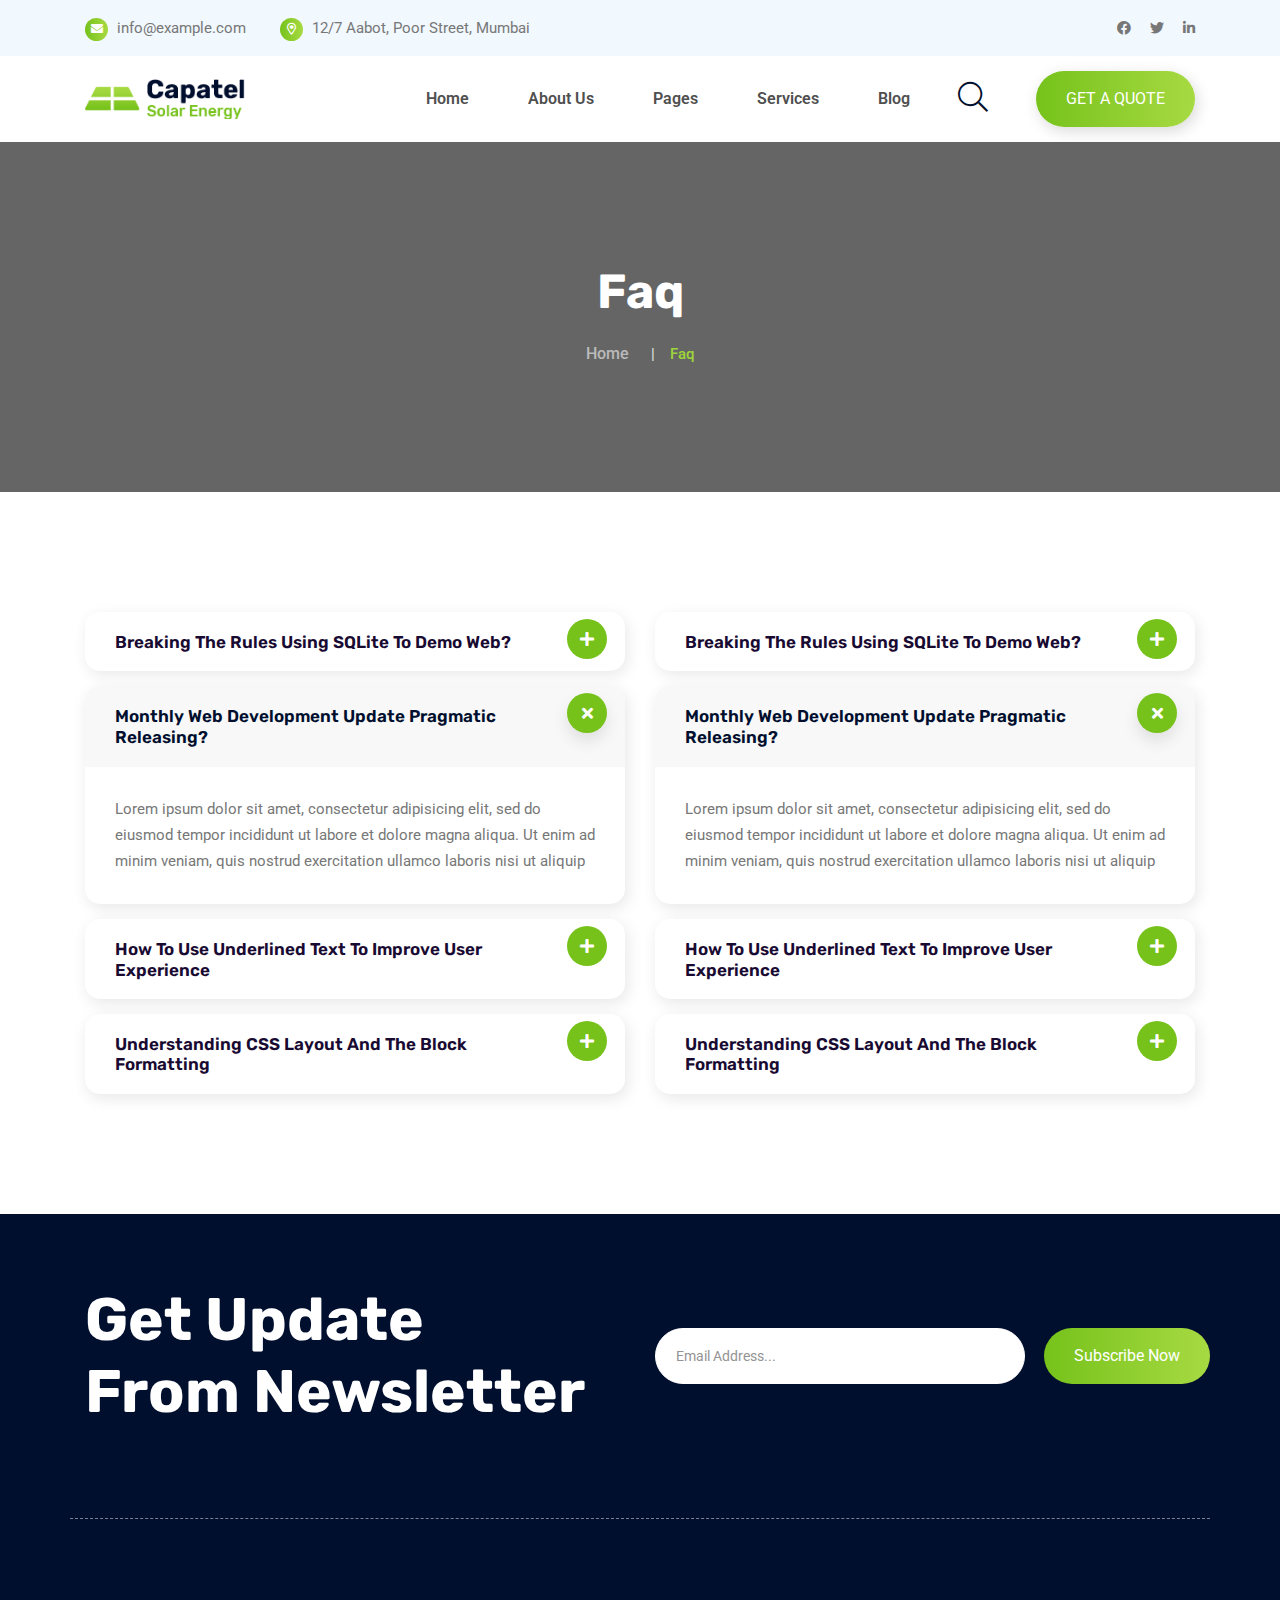
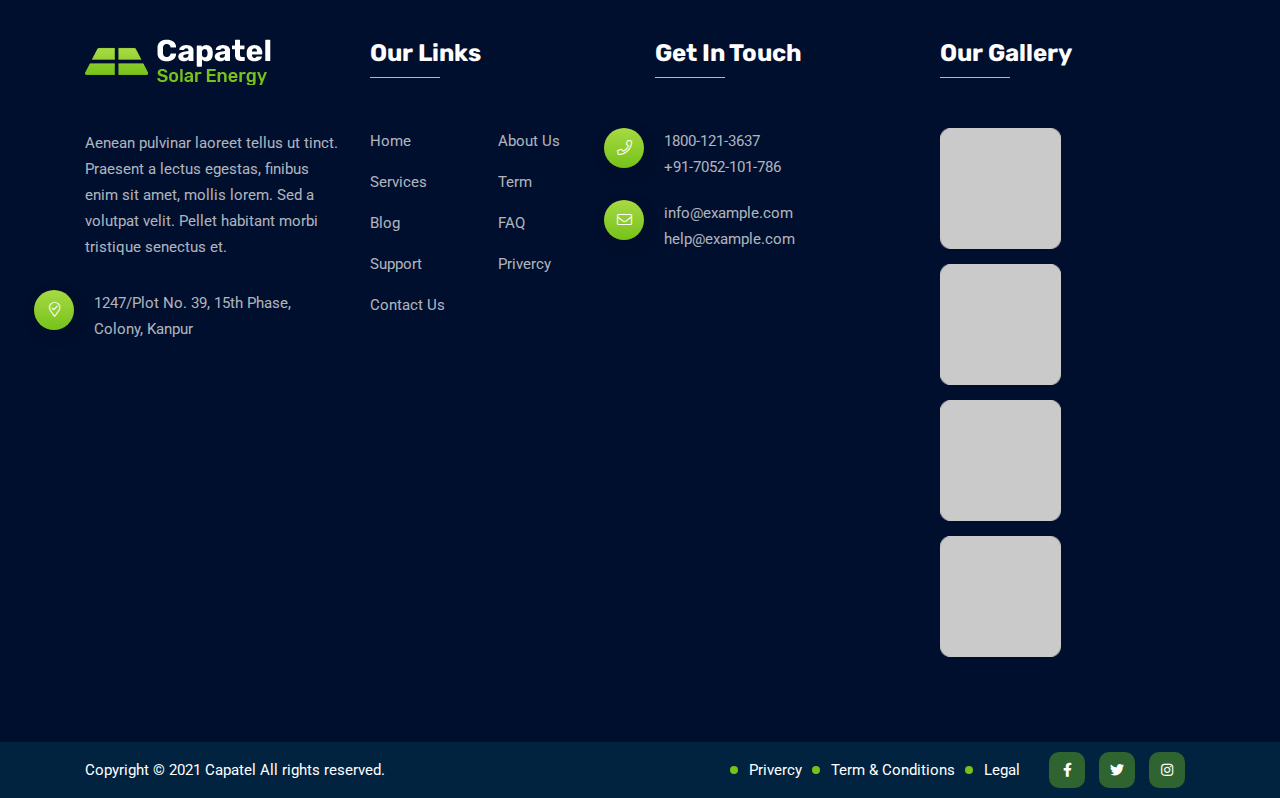
<file: faq.html>
<!doctype html>
<html class="no-js" lang="zxx">
    <head>
        <meta charset="utf-8">
        <meta http-equiv="x-ua-compatible" content="ie=edge">
        <title>Capatel - Solar Energy HTML Template</title>
        <meta name="description" content="">
        <meta name="viewport" content="width=device-width, initial-scale=1">
		<link rel="shortcut icon" type="image/x-icon" href="img/favicon.ico">
        <!-- Place favicon.ico in the root directory -->

		<!-- CSS here -->
        <link rel="stylesheet" href="css/bootstrap.min.css">
        <link rel="stylesheet" href="css/animate.min.css">
        <link rel="stylesheet" href="css/magnific-popup.css">
        <link rel="stylesheet" href="fontawesome/css/all.min.css">
        <link rel="stylesheet" href="font-flaticon/flaticon.css">
        <link rel="stylesheet" href="css/dripicons.css">
        <link rel="stylesheet" href="css/slick.css">
        <link rel="stylesheet" href="css/meanmenu.css">
        <link rel="stylesheet" href="css/default.css">
        <link rel="stylesheet" href="css/style.css">
        <link rel="stylesheet" href="css/responsive.css">
    </head>
    <body>
   <!-- header -->
        <header class="header-area">  
            <div class="header-top second-header d-none d-md-block">
                <div class="container">
                    <div class="row align-items-center">                                              
                        <div class="col-lg-6 col-md-8 d-none  d-md-block">
                            <div class="header-cta">
                                <ul>                                   
                                    <li>
                                        <i class="fas fa-envelope"></i>
                                      
                                        <span>info@example.com</span>
                                    </li>
                                     <li>
                                      <i class="far fa-map-marker-alt"></i>
                                        <span>12/7 Aabot, Poor Street, Mumbai</span>
                                    </li>
                                </ul>
                            </div>
                        </div>
                         <div class="col-lg-6 col-md-6 d-none d-lg-block">
                             <div class="header-social text-right">
                            <span>
                                <a href="#" title="Facebook"><i class="fab fa-facebook"></i></a>
                                <a href="#" title="Twitter"><i class="fab fa-twitter"></i></a>
                                <a href="#" title="LinkedIn"><i class="fab fa-linkedin-in"></i></a>                               
                               </span>                    
                               <!--  /social media icon redux -->                               
                        </div>
                        </div>
                         
                    </div>
                </div>
            </div>
			 <div id="header-sticky" class="menu-area">
                <div class="container">
                    <div class="second-menu">
                        <div class="row align-items-center">
                            <div class="col-xl-2 col-lg-2">
                                <div class="logo">
                                    <a href="index.html"><img src="img/logo/logo.png" alt="logo"></a>
                                </div>
                            </div>
                           <div class="col-xl-7 col-lg-7">
                              
                                <div class="main-menu text-right text-xl-right">
                                    <nav id="mobile-menu">
                                        <ul>
                                            <li class="has-sub">
												<a href="index.html">Home</a>
												<ul>
                                                    <li><a href="index.html">Home Page 01</a></li>
                                                    <li><a href="index-2.html">Home Page 02</a></li>

												</ul>
											</li>
                                            <li><a href="about.html">About Us</a></li>
                                            <li class="has-sub"><a href="#">Pages</a>
												<ul>
                                                    <li><a href="projects.html">Project</a></li>
                                                    <li><a href="projects-detail.html">Project Details</a></li>

                                                    <li><a href="pricing.html">Pricing</a></li>
                                                    <li><a href="team.html">Team</a></li>
                                                    <li><a href="faq.html">Faq</a></li>
                                                    <li><a href="shop.html">Shop</a></li>
                                                    <li><a href="shop-details.html">Shop Details</a>
												</li></ul>
											</li>
                                            <li class="has-sub"> 
                                              <a href="services.html">Services</a>
                                                <ul>
                                                     <li><a href="services.html">Services</a></li>
                                                    <li><a href="services-detail.html">Services Details</a></li>
												</ul>
                                            </li>
                                           
											<li class="has-sub"> 
                                                <a href="blog.html">Blog</a>
                                                <ul>
                                                    <li><a href="blog.html">Blog</a></li>
                                                    <li><a href="blog-details.html">Blog Details</a></li>
												</ul>
                                            </li>
                                                                        
										
                                          
                                        </ul>
                                    </nav>
                                </div>
                            </div>   
                             <div class="col-xl-1 col-lg-1 text-center d-none d-lg-block mt-15 mb-15">
                                <a href="contact.html" class="menu-tigger"><i class="fal fa-search"></i></a>
                            </div>
                            <div class="col-xl-2 col-lg-2 text-right d-none d-lg-block mt-15 mb-15">
                                <a href="contact.html" class="btn ss-btn">Get A Quote</a>
                            </div>
                          
                            
                                <div class="col-12">
                                    <div class="mobile-menu"></div>
                                </div>
                        </div>
                    </div>
                </div>
            </div>
        </header>
        <!-- header-end -->
        <!-- offcanvas-area -->
                <div class="offcanvas-menu">
                <span class="menu-close"><i class="fas fa-times"></i></span>
              <form role="search" method="get" id="searchform"   class="searchform" action="http://wordpress.zcube.in/xconsulta/">
                                <input type="text" name="s" id="search" value="" placeholder="Search"  />
                                <button><i class="fa fa-search"></i></button>
                            </form>

                    
                    <div id="cssmenu3" class="menu-one-page-menu-container">
                        <ul id="menu-one-page-menu-2" class="menu">
                            <li class="menu-item menu-item-type-custom menu-item-object-custom"><a href="index.html">Home</a></li>
                            <li class="menu-item menu-item-type-custom menu-item-object-custom"><a href="about.html">About Us</a></li>
                            <li class="menu-item menu-item-type-custom menu-item-object-custom"><a href="services.html">Services</a></li>
                             <li class="menu-item menu-item-type-custom menu-item-object-custom"><a href="pricing.html">Pricing </a></li>
                             <li class="menu-item menu-item-type-custom menu-item-object-custom"><a href="team.html">Team </a></li>
                             
                             <li class="menu-item menu-item-type-custom menu-item-object-custom"><a href="projects.html">Gallery Study</a></li>
                             <li class="menu-item menu-item-type-custom menu-item-object-custom"><a href="blog.html">Blog</a></li>
                            <li class="menu-item menu-item-type-custom menu-item-object-custom"><a href="contact.html">Contact</a></li>
                        </ul>
                    </div>  
                    
                    <div id="cssmenu2" class="menu-one-page-menu-container">
                        <ul id="menu-one-page-menu-1" class="menu">
                            <li class="menu-item menu-item-type-custom menu-item-object-custom"><a href="#home"><span>+8 12 3456897</span></a></li>
                            <li class="menu-item menu-item-type-custom menu-item-object-custom"><a href="#howitwork"><span>info@example.com</span></a></li>
                        </ul>
                    </div>                
            </div>
            <div class="offcanvas-overly"></div>
                 <!-- offcanvas-end -->
        <!-- main-area -->
        <main>
            
            <!-- search-popup -->
		<div class="modal fade bs-example-modal-lg search-bg popup1" tabindex="-1" role="dialog">
			<div class="modal-dialog modal-lg" role="document">
				<div class="modal-content search-popup">
					<div class="text-center">
						<a href="#" class="close2" data-dismiss="modal" aria-label="Close">× close</a>
					</div>
					<div class="row search-outer">
						<div class="col-md-11"><input type="text" placeholder="Search for products..." /></div>
						<div class="col-md-1 text-right"><a href="#"><i class="fa fa-search" aria-hidden="true"></i></a></div>
					</div>
				</div>
			</div>
		</div>
		<!-- /search-popup -->
           <!-- breadcrumb-area -->
            <section class="breadcrumb-area d-flex align-items-center" style="background-image:url(img/testimonial/test-bg.png)">
                <div class="container">
                    <div class="row align-items-center">
                        <div class="col-xl-12 col-lg-12">
                            <div class="breadcrumb-wrap text-left">
                                <div class="breadcrumb-title">
                                    <h2>Faq</h2>    
                                    <div class="breadcrumb-wrap">
                              
                                <nav aria-label="breadcrumb">
                                    <ol class="breadcrumb">
                                        <li class="breadcrumb-item"><a href="index.html">Home</a></li>
                                        <li class="breadcrumb-item active" aria-current="page">Faq</li>
                                    </ol>
                                </nav>
                            </div>
                                </div>
                            </div>
                        </div>
                        
                    </div>
                </div>
            </section>
            <!-- breadcrumb-area-end -->
			 <!-- team-area -->
            <section id="faq" class="faq-area pt-120 pb-120">             
                <div class="container">   
                    <div class="row">
                        <div class="col-lg-6 col-md-6">
                            <div class="faq-wrap">
                                <div class="accordion" id="accordionExample">
                                    <div class="card">
                                        <div class="card-header" id="headingOne">
                                            <h2 class="mb-0">
                                                <button class="faq-btn collapsed" type="button" data-toggle="collapse" data-target="#collapseOne" aria-expanded="false" aria-controls="collapseOne">
                                                    Breaking The Rules Using SQLite To Demo Web?
                                                </button>
                                            </h2>
                                        </div>
                                        <div id="collapseOne" class="collapse" aria-labelledby="headingOne" data-parent="#accordionExample" style="">
                                            <div class="card-body">
                                                Lorem ipsum dolor sit amet, consectetur adipisicing elit, sed do eiusmod tempor incididunt ut labore et dolore magna
                                                aliqua. Ut enim ad minim veniam, quis nostrud exercitation ullamco laboris nisi ut aliquip
                                            </div>
                                        </div>
                                    </div>
                                    <div class="card">
                                        <div class="card-header" id="headingTwo">
                                            <h2 class="mb-0">
                                                <button class="faq-btn" type="button" data-toggle="collapse" data-target="#collapseTwo" aria-expanded="true" aria-controls="collapseTwo">
                                                    Monthly Web Development Update Pragmatic Releasing?
                                                </button>
                                            </h2>
                                        </div>
                                        <div id="collapseTwo" class="collapse show" aria-labelledby="headingTwo" data-parent="#accordionExample" style="">
                                            <div class="card-body">
                                                Lorem ipsum dolor sit amet, consectetur adipisicing elit, sed do eiusmod tempor incididunt ut labore et dolore magna
                                                aliqua. Ut enim ad minim veniam, quis nostrud exercitation ullamco laboris nisi ut aliquip
                                            </div>
                                        </div>
                                    </div>
                                    <div class="card">
                                        <div class="card-header" id="headingThree">
                                            <h2 class="mb-0">
                                                <button class="faq-btn collapsed" type="button" data-toggle="collapse" data-target="#collapseThree" aria-expanded="false" aria-controls="collapseThree">
                                                    How To Use Underlined Text To Improve User Experience
                                                </button>
                                            </h2>
                                        </div>
                                        <div id="collapseThree" class="collapse" aria-labelledby="headingThree" data-parent="#accordionExample" style="">
                                            <div class="card-body">
                                                Lorem ipsum dolor sit amet, consectetur adipisicing elit, sed do eiusmod tempor incididunt ut labore et dolore magna
                                                aliqua. Ut enim ad minim veniam, quis nostrud exercitation ullamco laboris nisi ut aliquip
                                            </div>
                                        </div>
                                    </div>
                                    <div class="card">
                                        <div class="card-header" id="headingFour">
                                            <h2 class="mb-0">
                                                <button class="faq-btn collapsed" type="button" data-toggle="collapse" data-target="#collapseFour" aria-expanded="false" aria-controls="collapseFour">
                                                    Understanding CSS Layout And The Block Formatting
                                                </button>
                                            </h2>
                                        </div>
                                        <div id="collapseFour" class="collapse" aria-labelledby="headingFour" data-parent="#accordionExample">
                                            <div class="card-body">
                                                Lorem ipsum dolor sit amet, consectetur adipisicing elit, sed do eiusmod tempor incididunt ut labore et dolore magna
                                                aliqua. Ut enim ad minim veniam, quis nostrud exercitation ullamco laboris nisi ut aliquip
                                            </div>
                                        </div>
                                    </div>
                                </div>
                            </div>
                        </div>
                        <div class="col-lg-6 col-md-6">
                            <div class="faq-wrap">
                                <div class="accordion" id="accordionExample1">
                                    <div class="card">
                                        <div class="card-header" id="headingfive">
                                            <h2 class="mb-0">
                                                <button class="faq-btn collapsed" type="button" data-toggle="collapse" data-target="#collapsefive" aria-expanded="false" aria-controls="collapsefive">
                                                    Breaking The Rules Using SQLite To Demo Web?
                                                </button>
                                            </h2>
                                        </div>
                                        <div id="collapsefive" class="collapse" aria-labelledby="headingfive" data-parent="#accordionExample1" style="">
                                            <div class="card-body">
                                                Lorem ipsum dolor sit amet, consectetur adipisicing elit, sed do eiusmod tempor incididunt ut labore et dolore magna
                                                aliqua. Ut enim ad minim veniam, quis nostrud exercitation ullamco laboris nisi ut aliquip
                                            </div>
                                        </div>
                                    </div>
                                    <div class="card">
                                        <div class="card-header" id="headingSix">
                                            <h2 class="mb-0">
                                                <button class="faq-btn" type="button" data-toggle="collapse" data-target="#collapseSix" aria-expanded="true" aria-controls="collapseSix">
                                                    Monthly Web Development Update Pragmatic Releasing?
                                                </button>
                                            </h2>
                                        </div>
                                        <div id="collapseSix" class="collapse show" aria-labelledby="headingSix" data-parent="#accordionExample" style="">
                                            <div class="card-body">
                                                Lorem ipsum dolor sit amet, consectetur adipisicing elit, sed do eiusmod tempor incididunt ut labore et dolore magna
                                                aliqua. Ut enim ad minim veniam, quis nostrud exercitation ullamco laboris nisi ut aliquip
                                            </div>
                                        </div>
                                    </div>
                                    <div class="card">
                                        <div class="card-header" id="headingSeveen">
                                            <h2 class="mb-0">
                                                <button class="faq-btn collapsed" type="button" data-toggle="collapse" data-target="#collapseSeveen" aria-expanded="false" aria-controls="collapseSeveen">
                                                    How To Use Underlined Text To Improve User Experience
                                                </button>
                                            </h2>
                                        </div>
                                        <div id="collapseSeveen" class="collapse" aria-labelledby="headingSeveen" data-parent="#accordionExample" style="">
                                            <div class="card-body">
                                                Lorem ipsum dolor sit amet, consectetur adipisicing elit, sed do eiusmod tempor incididunt ut labore et dolore magna
                                                aliqua. Ut enim ad minim veniam, quis nostrud exercitation ullamco laboris nisi ut aliquip
                                            </div>
                                        </div>
                                    </div>
                                    <div class="card">
                                        <div class="card-header" id="headingEighte">
                                            <h2 class="mb-0">
                                                <button class="faq-btn collapsed" type="button" data-toggle="collapse" data-target="#collapseEighte" aria-expanded="false" aria-controls="collapseEighte">
                                                    Understanding CSS Layout And The Block Formatting
                                                </button>
                                            </h2>
                                        </div>
                                        <div id="collapseEighte" class="collapse" aria-labelledby="headingEighte" data-parent="#accordionExample">
                                            <div class="card-body">
                                                Lorem ipsum dolor sit amet, consectetur adipisicing elit, sed do eiusmod tempor incididunt ut labore et dolore magna
                                                aliqua. Ut enim ad minim veniam, quis nostrud exercitation ullamco laboris nisi ut aliquip
                                            </div>
                                        </div>
                                    </div>
                                </div>
                            </div>
                        </div>
                      
                        
                    </div>
                </div>
            </section>
            <!-- team-area-end -->   
          
         
        </main>
        <!-- main-area-end -->
<!-- footer -->
        <footer class="footer-bg footer-p">
            <div class="footer-top-heiding pt-70 pb-120">
                <div class="container">
                    <div class="row align-items-center">
                        <div class="col-lg-6">
                            <div class="section-title">        
                                <h2> Get Update<br> From Newsletter</h2>
                               
                            </div>
                        </div>
                         <div class="col-xl-6 col-lg-6">
                             <div class="newslater-area">
                                <form name="ajax-form" id="contact-form4" action="#" method="post" class="contact-form newslater">
                               <div class="form-group">
                                  <input class="form-control" id="email2" name="email" type="email" placeholder="Email Address..." value="" required=""> 
                                  <button type="submit" class="btn btn-custom" id="send2">Subscribe Now</button>
                               </div>
                               <!-- /Form-email -->	
                            </form>
                             </div>
                            
                        </div>
                    </div>
                </div>
            
            </div>
             <div class="footer-top pb-40">
                <div class="container">
                    <div class="row justify-content-between">
                        
                          <div class="col-xl-3 col-lg-3 col-sm-6">
                            <div class="footer-widget mb-30">
                                <div class="f-widget-title mb-45">
                                   <img src="img/logo/f_logo.png" alt="img">
                                </div>
                                <div class="footer-link">
                                    Aenean pulvinar laoreet tellus ut tinct. Praesent a lectus egestas, finibus enim sit amet, mollis lorem. Sed a volutpat velit. Pellet habitant morbi tristique senectus et.
                                </div>
                                <div class="f-contact mt-30">
                                    <ul>
                                
                                    <li>
                                        <i class="icon fal fa-map-marker-check"></i>
                                        <span>1247/Plot No. 39, 15th
Phase, Colony, Kanpur</span>
                                    </li>
                                    
                                </ul>
                                    
                                    </div>
                               
                              
                            </div>
                        </div>
						<div class="col-xl-3 col-lg-3 col-sm-6">
                            <div class="footer-widget mb-30">
                                <div class="f-widget-title">
                                    <h2>Our Links</h2>
                                </div>
                                <div class="footer-link">
                                    <ul>                                        
                                        <li><a href="index.html">Home</a></li>
                                        <li><a href="about.html"> About Us</a></li>
                                        <li><a href="services.html"> Services </a></li>
                                         <li><a href="#">Term</a></li>
                                        <li><a href="blog.html">Blog </a></li>
                                         <li><a href="faq.html">FAQ</a></li>
                                        <li><a href="#">Support</a></li>
                                        <li><a href="#">Privercy</a></li>
                                          <li><a href="contact.html"> Contact Us</a></li>
                                       
                                    </ul>
                                </div>
                            </div>
                        </div>
                        <div class="col-xl-3 col-lg-3 col-sm-6">
                            
                            <div class="footer-widget mb-30">
                                 <div class="f-widget-title">
                                    <h2>Get In Touch</h2>
                                </div>
                               <div class="f-contact">
                                    <ul>
                                    <li>
                                        <i class="icon fal fa-phone"></i>
                                        <span>1800-121-3637<br>+91-7052-101-786</span>
                                    </li>
                                   <li><i class="icon fal fa-envelope"></i>
                                        <span>
                                            <a href="mailto:info@example.com">info@example.com</a>
                                       <br>
                                       <a href="mailto:help@example.com">help@example.com</a>
                                       </span>
                                    </li>
                                    
                                    
                                </ul>
                                    
                                    </div>
                            </div>
                        </div>  
                       <div class="col-xl-3 col-lg-3 col-sm-6">
                            <div class="footer-widget mb-30">
                                <div class="f-widget-title">
                                    <h2>Our Gallery</h2>
                                </div>
                                <div class="f-insta">
                                    <ul>
                                        <li><a href="img/instagram/f-galler-01.png" class="popup-image"><img src="img/instagram/f-galler-01.png" alt="img"></a></li>
                                       <li><a href="img/instagram/f-galler-02.png" class="popup-image"><img src="img/instagram/f-galler-02.png" alt="img"></a></li>
                                        <li><a href="img/instagram/f-galler-03.png" class="popup-image"><img src="img/instagram/f-galler-03.png" alt="img"></a></li>
                                        <li><a href="img/instagram/f-galler-04.png" class="popup-image"><img src="img/instagram/f-galler-04.png" alt="img"></a></li>
                                      
                                        
                                    </ul>
                                </div>
                            </div>
                        </div>  
                      
                        
                    </div>
                </div>
            </div>
            <div class="copyright-wrap">
                <div class="container">
                    <div class="row align-items-center">
                        <div class="col-lg-6">                         
                              Copyright © 2021 Capatel All rights reserved.  
                        </div>
                        <div class="col-lg-6 text-right text-xl-right">                       
                            <ul>
                                <li><a href="#">Privercy</a></li>
                                <li><a href="#">Term &amp; Conditions</a></li>
                                <li><a href="#">Legal</a></li>
                                <li> <span class="footer-social">                                    
                                    <a href="#"><i class="fab fa-facebook-f"></i></a>
                                    <a href="#"><i class="fab fa-twitter"></i></a>
                                    <a href="#"><i class="fab fa-instagram"></i></a>
                                </span></li>
                            </ul>                 
                        </div>
                        
                    </div>
                </div>
            </div>
        </footer>
        <!-- footer-end -->


		<!-- JS here -->
        <script src="js/vendor/modernizr-3.5.0.min.js"></script>
        <script src="js/vendor/jquery-3.6.0.min.js"></script>
        <script src="js/popper.min.js"></script>
        <script src="js/bootstrap.min.js"></script>
        <script src="js/slick.min.js"></script>
        <script src="js/ajax-form.js"></script>
        <script src="js/paroller.js"></script>
        <script src="js/wow.min.js"></script>
        <script src="js/js_isotope.pkgd.min.js"></script>
        <script src="js/imagesloaded.min.js"></script>
        <script src="js/parallax.min.js"></script>
         <script src="js/jquery.waypoints.min.js"></script>
        <script src="js/jquery.counterup.min.js"></script>
        <script src="js/jquery.scrollUp.min.js"></script>
        <script src="js/jquery.meanmenu.min.js"></script>
        <script src="js/parallax-scroll.js"></script>
        <script src="js/jquery.magnific-popup.min.js"></script>
        <script src="js/element-in-view.js"></script>
        <script src="js/main.js"></script>
    </body>
</html>
</file>
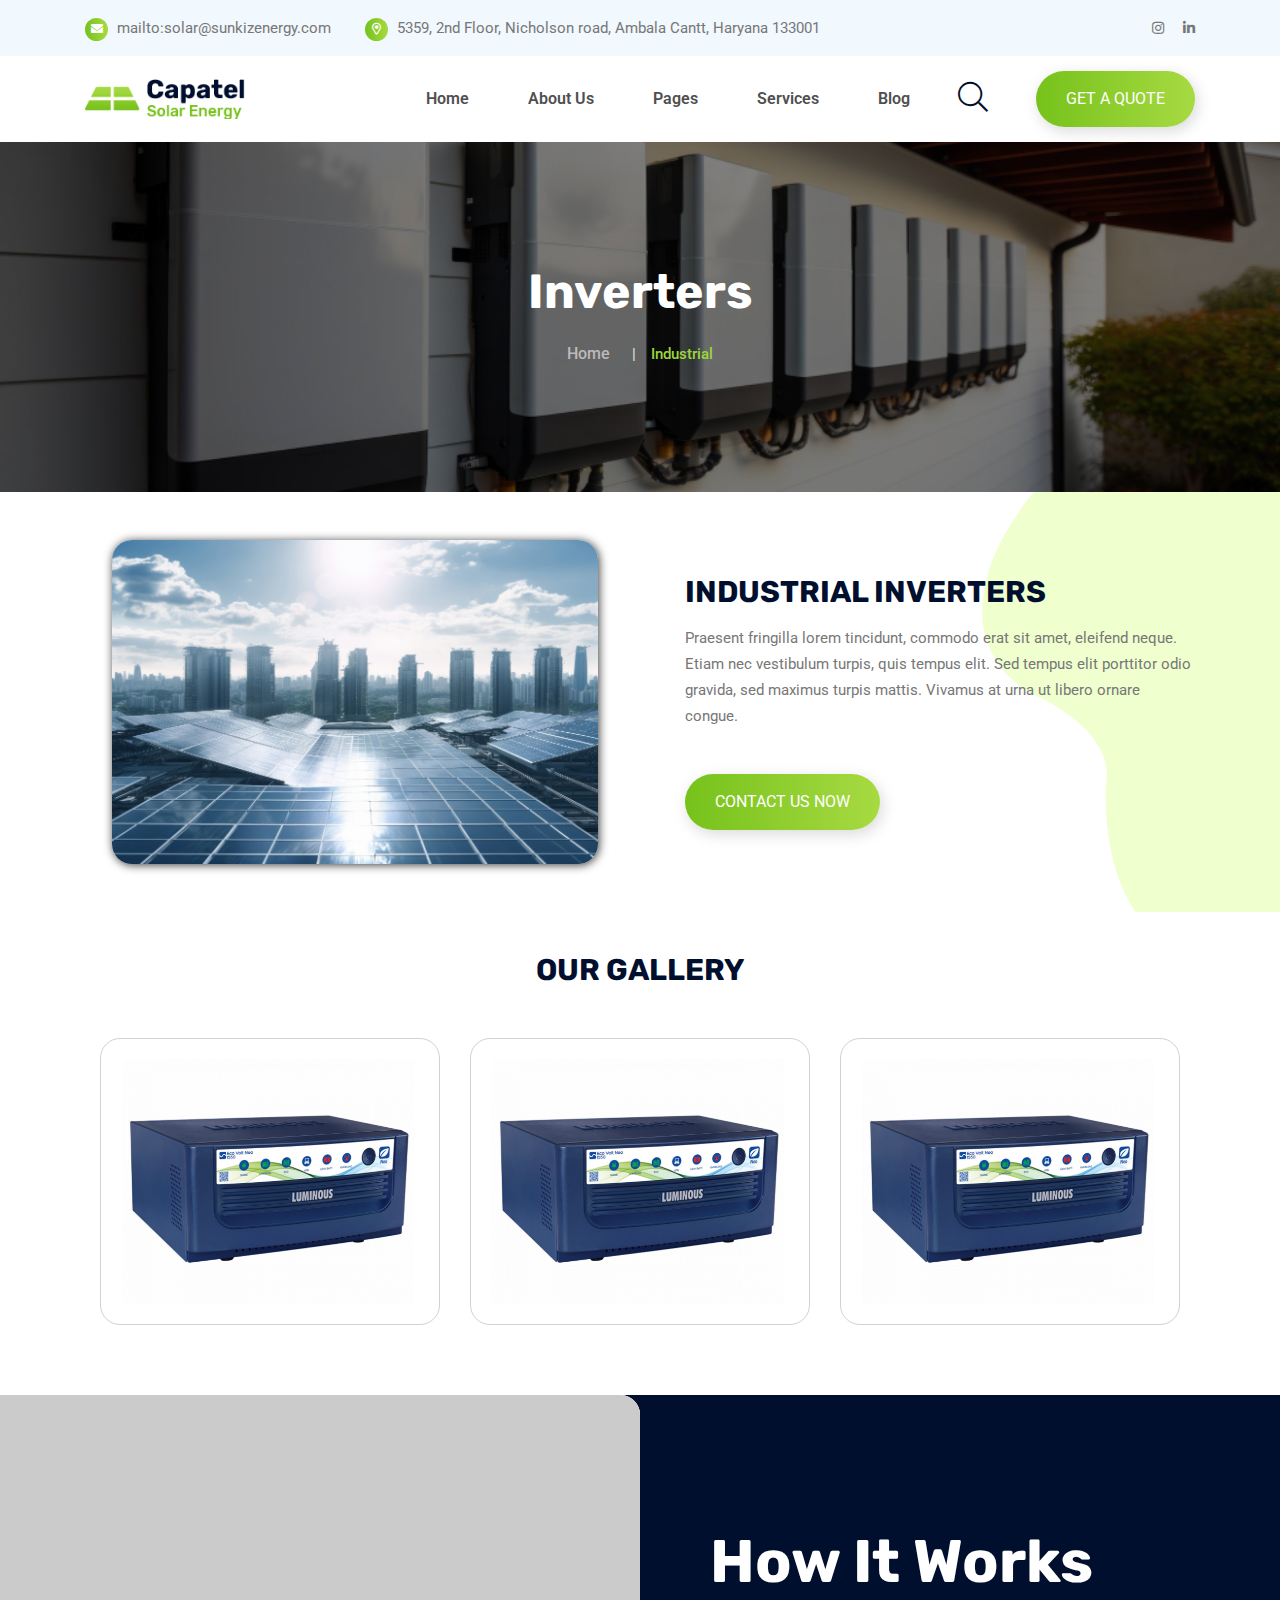
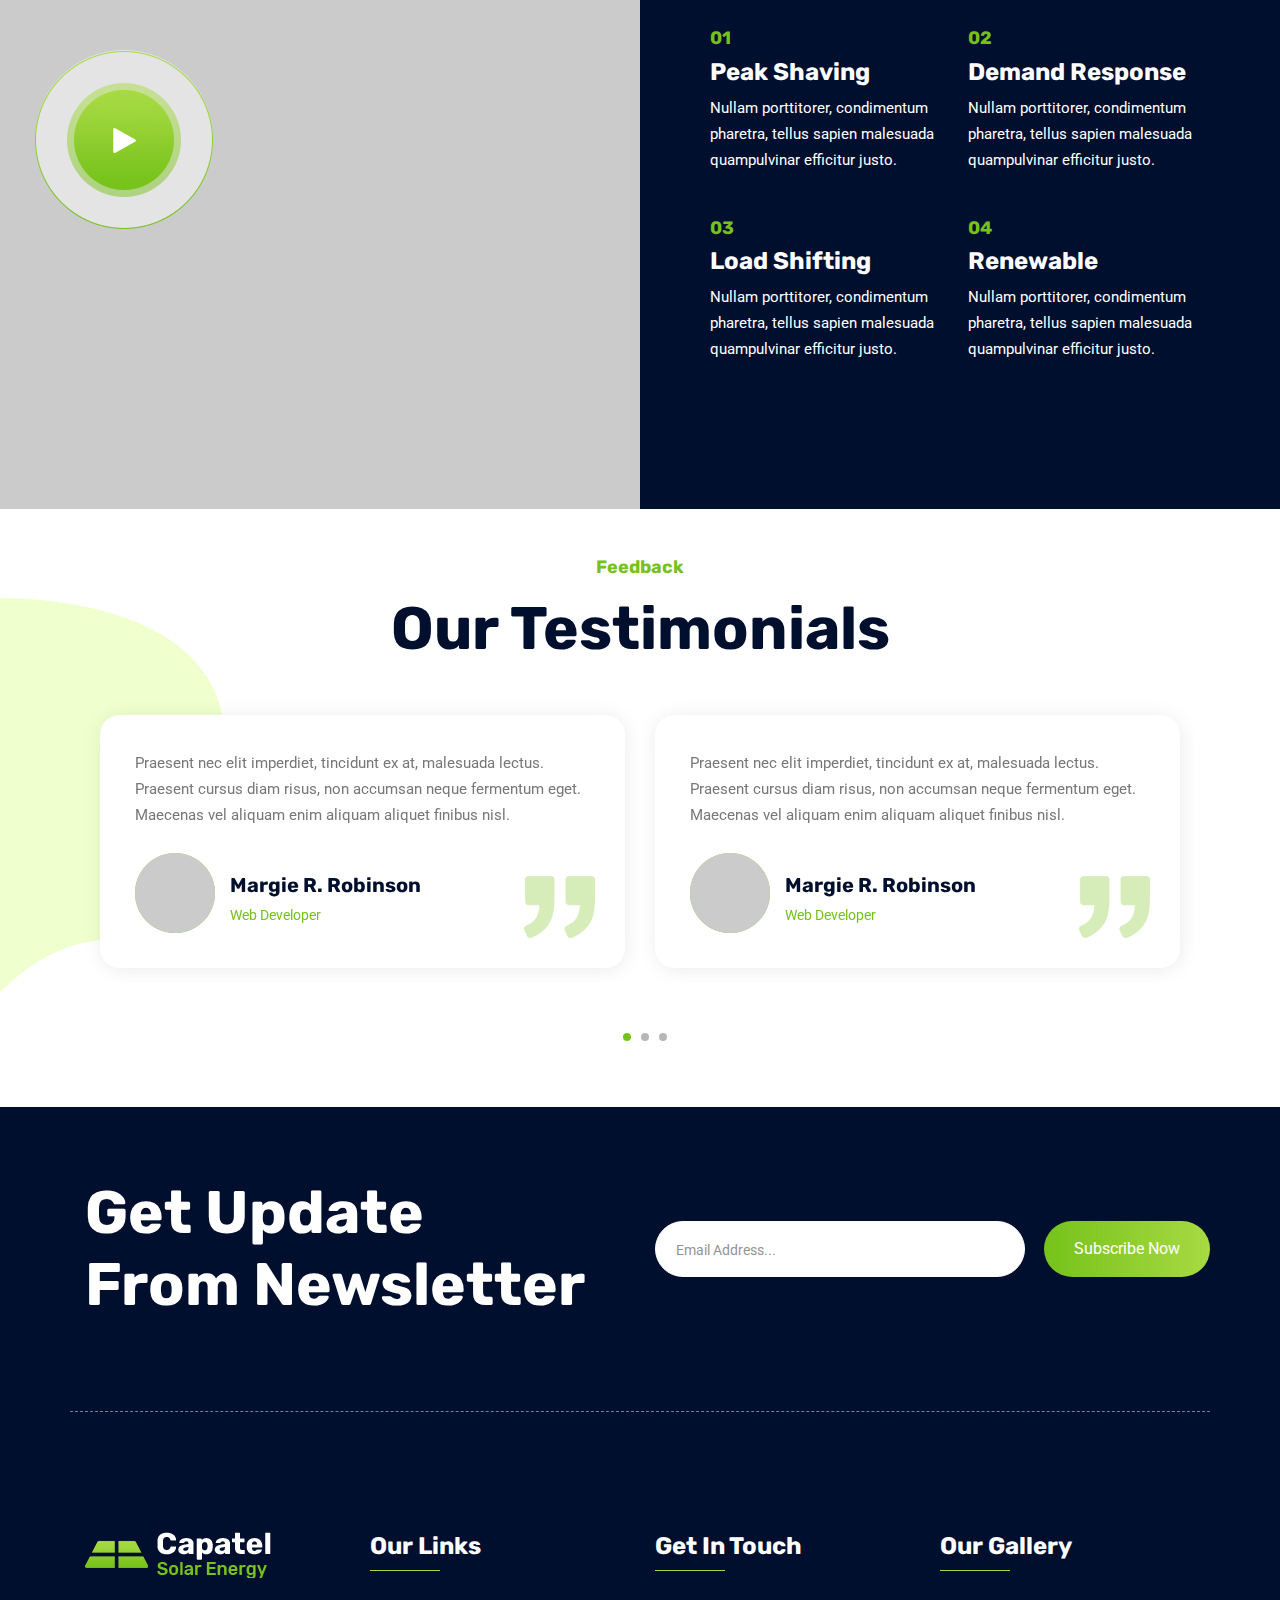
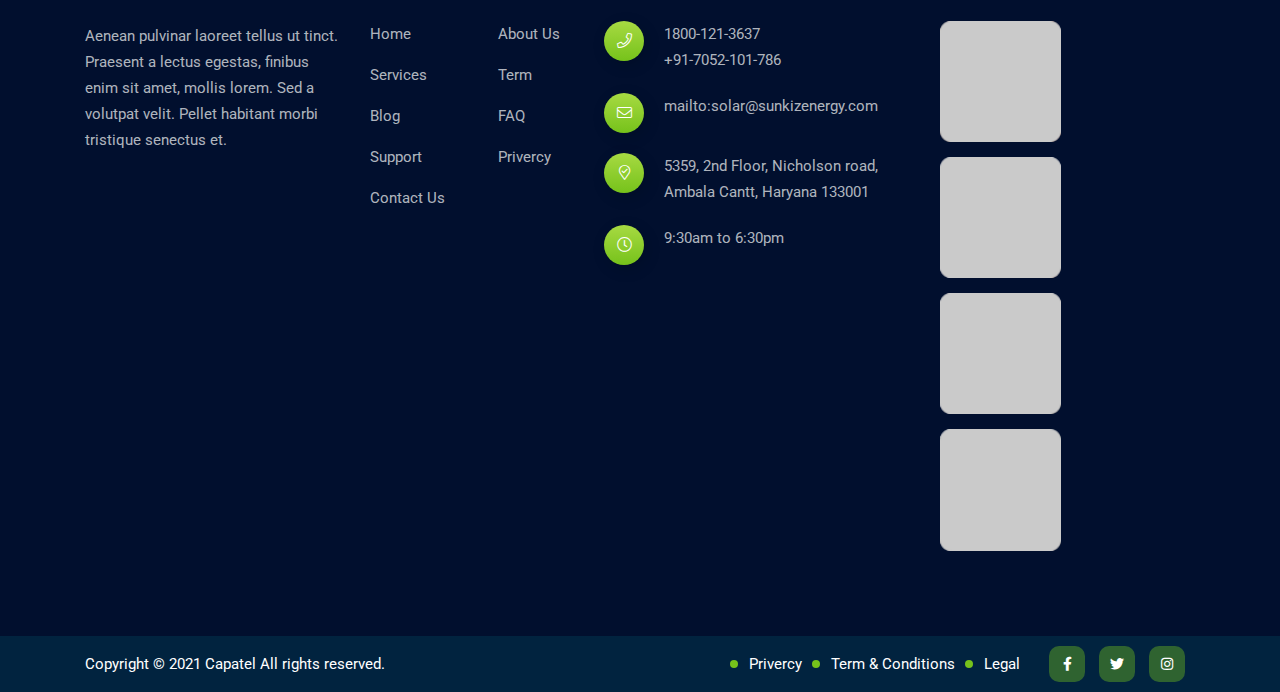
<file: industrial-inverter.html>
<!doctype html>
<html class="no-js" lang="zxx">

<head>
    <meta charset="utf-8">
    <meta http-equiv="x-ua-compatible" content="ie=edge">
    <title>Capatel - Solar Energy HTML Template</title>
    <meta name="description" content="">
    <meta name="viewport" content="width=device-width, initial-scale=1">
    <link rel="shortcut icon" type="image/x-icon" href="img/favicon.ico">
    <!-- Place favicon.ico in the root directory -->

    <!-- CSS here -->
    <link rel="stylesheet" href="css/bootstrap.min.css">
    <link rel="stylesheet" href="css/animate.min.css">
    <link rel="stylesheet" href="css/magnific-popup.css">
    <link rel="stylesheet" href="fontawesome/css/all.min.css">
    <link rel="stylesheet" href="font-flaticon/flaticon.css">
    <link rel="stylesheet" href="css/dripicons.css">
    <link rel="stylesheet" href="css/slick.css">
    <link rel="stylesheet" href="css/meanmenu.css">
    <link rel="stylesheet" href="css/default.css">
    <link rel="stylesheet" href="css/style.css">
    <link rel="stylesheet" href="css/responsive.css">
</head>

<body>
    <!-- header -->
    <header class="header-area">
        <div class="header-top second-header d-none d-md-block">
            <div class="container">
                <div class="row align-items-center">
                    <div class="col-lg-10 col-md-10 d-none  d-md-block">
                        <div class="header-cta">
                            <ul>
                                <li>
                                    <i class="fas fa-envelope"></i>

                                    <span>mailto:solar@sunkizenergy.com</span>
                                </li>
                                <li>
                                    <i class="far fa-map-marker-alt"></i>
                                    <span>5359, 2nd Floor, Nicholson road, Ambala Cantt, Haryana 133001</span>
                                </li>
                            </ul>
                        </div>
                    </div>
                    <div class="col-lg-2 col-md-2 d-none d-lg-block">
                        <div class="header-social text-right">
                            <span>
                                <a href="#" title="instagram"><i class="fab fa-instagram"></i></a>
                                <!-- <a href="#" title="Twitter"><i class="fab fa-twitter"></i></a> -->
                                <a href="#" title="LinkedIn"><i class="fab fa-linkedin-in"></i></a>
                            </span>
                            <!--  /social media icon redux -->
                        </div>
                    </div>

                </div>
            </div>
        </div>
        <div id="header-sticky" class="menu-area">
            <div class="container">
                <div class="second-menu">
                    <div class="row align-items-center">
                        <div class="col-xl-2 col-lg-2">
                            <div class="logo">
                                <a href="index.html"><img src="img/logo/logo.png" alt="logo"></a>
                            </div>
                        </div>
                        <div class="col-xl-7 col-lg-7">

                            <div class="main-menu text-right text-xl-right">
                                <nav id="mobile-menu">
                                    <ul>
                                        <li class="has-sub">
                                            <a href="index.html">Home</a>
                                            <ul>
                                                <li><a href="index.html">Home Page 01</a></li>
                                                <li><a href="index-2.html">Home Page 02</a></li>

                                            </ul>
                                        </li>
                                        <li><a href="about.html">About Us</a></li>
                                        <li class="has-sub"><a href="#">Pages</a>
                                            <ul>
                                                <li><a href="projects.html">Project</a></li>
                                                <li><a href="projects-detail.html">Project Details</a></li>

                                                <li><a href="pricing.html">Pricing</a></li>
                                                <li><a href="team.html">Team</a></li>
                                                <li><a href="faq.html">Faq</a></li>
                                                <li><a href="shop.html">Shop</a></li>
                                                <li><a href="shop-details.html">Shop Details</a>
                                                </li>
                                            </ul>
                                        </li>
                                        <li class="has-sub">
                                            <a href="services.html">Services</a>
                                            <ul>
                                                <li class="has-sub">
                                                    <a href="services.html">Inverters</a>
                                                    <ul>
                                                        <li><a href="services.html">Page-1</a></li>
                                                        <li><a href="services.html">Page-2</a></li>
                                                    </ul>
                                                </li>
                                                <li class="has-sub">
                                                    <a href="services.html">Batteries</a>
                                                    <ul>
                                                        <li><a href="services.html">Page-1</a></li>
                                                        <li><a href="services.html">Page-2</a></li>
                                                    </ul>
                                                </li>
                                                <li class="has-sub">
                                                    <a href="services-detail.html">Solar Panel </a>
                                                    <ul>
                                                        <li><a href="services-detail.html">Services page-1</a></li>
                                                        <li><a href="services-detail.html">Services page-2</a></li>
                                                    </ul>
                                            </ul>
                                        </li>

                                        <li class="has-sub">
                                            <a href="blog.html">Blog</a>
                                            <ul>
                                                <li><a href="blog.html">Blog</a></li>
                                                <li><a href="blog-details.html">Blog Details</a></li>
                                            </ul>
                                        </li>



                                    </ul>
                                </nav>
                            </div>
                        </div>
                        <div class="col-xl-1 col-lg-1 text-center d-none d-lg-block mt-15 mb-15">
                            <a href="contact.html" class="menu-tigger"><i class="fal fa-search"></i></a>
                        </div>
                        <div class="col-xl-2 col-lg-2 text-right d-none d-lg-block mt-15 mb-15">
                            <a href="contact.html" class="btn ss-btn">Get A Quote</a>
                        </div>


                        <div class="col-12">
                            <div class="mobile-menu"></div>
                        </div>
                    </div>
                </div>
            </div>
        </div>
    </header>
    <!-- header-end -->
    <!-- offcanvas-area -->
    <div class="offcanvas-menu">
        <span class="menu-close"><i class="fas fa-times"></i></span>
        <form role="search" method="get" id="searchform" class="searchform"
            action="http://wordpress.zcube.in/xconsulta/">
            <input type="text" name="s" id="search" value="" placeholder="Search" />
            <button><i class="fa fa-search"></i></button>
        </form>


        <div id="cssmenu3" class="menu-one-page-menu-container">
            <ul id="menu-one-page-menu-2" class="menu">
                <li class="menu-item menu-item-type-custom menu-item-object-custom"><a href="index.html">Home</a></li>
                <li class="menu-item menu-item-type-custom menu-item-object-custom"><a href="about.html">About Us</a>
                </li>
                <li class="menu-item menu-item-type-custom menu-item-object-custom"><a href="services.html">Services</a>
                </li>
                <li class="menu-item menu-item-type-custom menu-item-object-custom"><a href="pricing.html">Pricing </a>
                </li>
                <li class="menu-item menu-item-type-custom menu-item-object-custom"><a href="team.html">Team </a></li>

                <li class="menu-item menu-item-type-custom menu-item-object-custom"><a href="projects.html">Gallery
                        Study</a></li>
                <li class="menu-item menu-item-type-custom menu-item-object-custom"><a href="blog.html">Blog</a></li>
                <li class="menu-item menu-item-type-custom menu-item-object-custom"><a href="contact.html">Contact</a>
                </li>
            </ul>
        </div>

        <div id="cssmenu2" class="menu-one-page-menu-container">
            <ul id="menu-one-page-menu-1" class="menu">
                <li class="menu-item menu-item-type-custom menu-item-object-custom"><a href="#home"><span>+8 12
                            3456897</span></a></li>
                <li class="menu-item menu-item-type-custom menu-item-object-custom"><a
                        href="#howitwork"><span>info@example.com</span></a></li>
            </ul>
        </div>
    </div>
    <div class="offcanvas-overly"></div>
    <!-- offcanvas-end -->
    <!-- main-area -->
    <main>

        <!-- search-popup -->
        <div class="modal fade bs-example-modal-lg search-bg popup1" tabindex="-1" role="dialog">
            <div class="modal-dialog modal-lg" role="document">
                <div class="modal-content search-popup">
                    <div class="text-center">
                        <a href="#" class="close2" data-dismiss="modal" aria-label="Close">× close</a>
                    </div>
                    <div class="row search-outer">
                        <div class="col-md-11"><input type="text" placeholder="Search for products..." /></div>
                        <div class="col-md-1 text-right"><a href="#"><i class="fa fa-search" aria-hidden="true"></i></a>
                        </div>
                    </div>
                </div>
            </div>
        </div>
        <!-- /search-popup -->
        <!-- breadcrumb-area -->
        <section class="breadcrumb-area d-flex align-items-center"
            style="background-image:url(img/resource/breadcrumb1.jpg); background-position: center;background-repeat: no-repeat; background-size: cover;">
            <div class="container">
                <div class="row align-items-center">
                    <div class="col-xl-12 col-lg-12">
                        <div class="breadcrumb-wrap text-left">
                            <div class="breadcrumb-title">
                                <h2>Inverters</h2>
                                <div class="breadcrumb-wrap">

                                    <nav aria-label="breadcrumb">
                                        <ol class="breadcrumb">
                                            <li class="breadcrumb-item"><a href="index.html">Home</a></li>
                                            <li class="breadcrumb-item active" aria-current="page">Industrial</li>
                                        </ol>
                                    </nav>
                                </div>
                            </div>
                        </div>
                    </div>

                </div>
            </div>
        </section>
        <!-- breadcrumb-area-end -->
        <!-- about-area -->
        <section id="about" class="about-area about-p py-5 p-relative"
            style="background: url(img/bg/aliment-right.png) no-repeat; background-position: right center;">
            <div class="container">
                <div class="row align-items-center">
                    <div class="col-lg-6 col-md-12 col-sm-12 d-flex justify-content-center">
                        <img src="img/resource/comm-img.jpg" alt="" width="90%"
                            style="border-radius: 20px; box-shadow: 1px 1px 10px #000000c7;">
                    </div>

                    <div class="col-lg-6 col-md-12 col-sm-12">
                        <div class="about-content s-about-content pl-30">
                            <div class="about-title second-title ">
                                <h5 class="type-head"> INDUSTRIAL INVERTERS</h5>
                                <!-- <h2>What’s Our Resources Story</h2> -->
                            </div>

                            <p>Praesent fringilla lorem tincidunt, commodo erat sit amet, eleifend neque. Etiam nec
                                vestibulum turpis, quis tempus elit. Sed tempus elit porttitor odio gravida, sed maximus
                                turpis mattis. Vivamus at urna ut libero ornare congue.</p>

                            <a href="contact.html" class="btn ss-btn">Contact Us Now</a>


                        </div>
                    </div>

                </div>
            </div>
        </section>
        <!-- about-area-end -->
        <section id="work" class="pt-40 pb-70"
           >
            <div class="container">
                <div class="row">
                    <div class="col-lg-12">
                        <div class="section-title center-align mb-50 text-center newgallery">

                            <h2>OUR GALLERY</h2>

                        </div>

                    </div>

                </div>
                <div class="portfolio ">
                  <div class="container">
                    <div class="row">
                        <div class="col-md-4 col-12" >
                            <div class="comm-img">
                                <img src="img/resource/1invt.jpg" alt="">
                            </div>
                        </div>
                        <div class="col-md-4 col-12" >
                            <div class="comm-img">
                                <img src="img/resource/1invt.jpg" alt="">
                            </div>
                        </div>
                        <div class="col-md-4 col-12" >
                            <div class="comm-img">
                                <img src="img/resource/1invt.jpg" alt="">
                            </div>
                        </div>
                    </div>
                  </div>
                </div>
            </div>
        </section>

        <section id="video" class="video-area about-p p-relative" style="background-color: #010f2e;">
            <div class="container">
                <div class="row align-items-center">
                    <div class="col-lg-6">
                        <div class="s-video-wrap" style="background-image:url(img/bg/video-img.png)">
                            <div class="s-video-content">
                                <a href="https://www.youtube.com/watch?v=7e90gBu4pas" class="popup-video mb-50"><img
                                        src="img/bg/play-button.png" alt="circle_right"></a>

                            </div>
                        </div>
                    </div>
                    <div class="col-lg-6 p-relative pl-70">
                        <div class="section-title">
                            
                            <h2>
                                How It Works
                            </h2>
                        </div>

                        <div class="row how-box-contaniner">
                            <div class="col-lg-6 mt-30">
                                <div class="how-box">
                                    <h5>01</h5>
                                    <h3>Peak Shaving</h3>
                                    <p>Nullam porttitorer, condimentum pharetra, tellus sapien malesuada quampulvinar
                                        efficitur justo.</p>
                                </div>
                            </div>
                            <div class="col-lg-6 mt-30">
                                <div class="how-box">
                                    <h5>02</h5>
                                    <h3>Demand Response</h3>
                                    <p>Nullam porttitorer, condimentum pharetra, tellus sapien malesuada quampulvinar
                                        efficitur justo.</p>
                                </div>
                            </div>
                            <div class="col-lg-6 mt-30">
                                <div class="how-box">
                                    <h5>03</h5>
                                    <h3>Load Shifting</h3>
                                    <p>Nullam porttitorer, condimentum pharetra, tellus sapien malesuada quampulvinar
                                        efficitur justo.</p>
                                </div>
                            </div>
                            <div class="col-lg-6 mt-30">
                                <div class="how-box">
                                    <h5>04</h5>
                                    <h3>Renewable</h3>
                                    <p>Nullam porttitorer, condimentum pharetra, tellus sapien malesuada quampulvinar
                                        efficitur justo.</p>
                                </div>
                            </div>

                        </div>

                    </div>
                </div>
            </div>
        </section>


   

     

        <!-- testimonial-area -->
        <section class="testimonial-area py-5"
            style="background: url(img/bg/aliment-left2.png) no-repeat; background-position: left center;">
            <div class="container">
                <div class="row">
                    <div class="col-lg-12">
                        <div class="section-title center-align mb-35 text-center">
                            <h5> Feedback </h5>
                            <h2>
                                Our Testimonials
                            </h2>

                        </div>

                    </div>

                    <div class="col-lg-12">
                        <div class="testimonial-active">
                            <div class="single-testimonial">
                                <p>Praesent nec elit imperdiet, tincidunt ex at, malesuada lectus. Praesent cursus diam
                                    risus, non accumsan neque fermentum eget. Maecenas vel aliquam enim aliquam aliquet
                                    finibus nisl.</p>
                                <div class="testi-author">
                                    <img src="img/testimonial/testi_avatar.png" alt="img">
                                    <div class="ta-info">
                                        <h6>Margie R. Robinson</h6>
                                        <span>Web Developer</span>
                                    </div>
                                </div>
                                <div class="qt-img">
                                    <img src="img/testimonial/qt-icon.png" alt="img">
                                </div>
                            </div>
                            <div class="single-testimonial">
                                <p>Praesent nec elit imperdiet, tincidunt ex at, malesuada lectus. Praesent cursus diam
                                    risus, non accumsan neque fermentum eget. Maecenas vel aliquam enim aliquam aliquet
                                    finibus nisl.</p>
                                <div class="testi-author">
                                    <img src="img/testimonial/testi_avatar.png" alt="img">
                                    <div class="ta-info">
                                        <h6>Margie R. Robinson</h6>
                                        <span>Web Developer</span>
                                    </div>
                                </div>
                                <div class="qt-img">
                                    <img src="img/testimonial/qt-icon.png" alt="img">
                                </div>
                            </div>
                            <div class="single-testimonial">
                                <p>Praesent nec elit imperdiet, tincidunt ex at, malesuada lectus. Praesent cursus diam
                                    risus, non accumsan neque fermentum eget. Maecenas vel aliquam enim aliquam aliquet
                                    finibus nisl.</p>
                                <div class="testi-author">
                                    <img src="img/testimonial/testi_avatar.png" alt="img">
                                    <div class="ta-info">
                                        <h6>Margie R. Robinson</h6>
                                        <span>Web Developer</span>
                                    </div>
                                </div>
                                <div class="qt-img">
                                    <img src="img/testimonial/qt-icon.png" alt="img">
                                </div>
                            </div>
                            <div class="single-testimonial">
                                <p>Praesent nec elit imperdiet, tincidunt ex at, malesuada lectus. Praesent cursus diam
                                    risus, non accumsan neque fermentum eget. Maecenas vel aliquam enim aliquam aliquet
                                    finibus nisl.</p>
                                <div class="testi-author">
                                    <img src="img/testimonial/testi_avatar.png" alt="img">
                                    <div class="ta-info">
                                        <h6>Margie R. Robinson</h6>
                                        <span>Web Developer</span>
                                    </div>
                                </div>
                                <div class="qt-img">
                                    <img src="img/testimonial/qt-icon.png" alt="img">
                                </div>
                            </div>
                            <div class="single-testimonial">
                                <p>Praesent nec elit imperdiet, tincidunt ex at, malesuada lectus. Praesent cursus diam
                                    risus, non accumsan neque fermentum eget. Maecenas vel aliquam enim aliquam aliquet
                                    finibus nisl.</p>
                                <div class="testi-author">
                                    <img src="img/testimonial/testi_avatar.png" alt="img">
                                    <div class="ta-info">
                                        <h6>Margie R. Robinson</h6>
                                        <span>Web Developer</span>
                                    </div>
                                </div>
                                <div class="qt-img">
                                    <img src="img/testimonial/qt-icon.png" alt="img">
                                </div>
                            </div>
                            <div class="single-testimonial">
                                <p>Praesent nec elit imperdiet, tincidunt ex at, malesuada lectus. Praesent cursus diam
                                    risus, non accumsan neque fermentum eget. Maecenas vel aliquam enim aliquam aliquet
                                    finibus nisl.</p>
                                <div class="testi-author">
                                    <img src="img/testimonial/testi_avatar.png" alt="img">
                                    <div class="ta-info">
                                        <h6>Margie R. Robinson</h6>
                                        <span>Web Developer</span>
                                    </div>
                                </div>
                                <div class="qt-img">
                                    <img src="img/testimonial/qt-icon.png" alt="img">
                                </div>
                            </div>
                        </div>
                    </div>
                </div>
            </div>
        </section>
        <!-- testimonial-area-end -->

    </main>
    <!-- main-area-end -->
    <!-- footer -->
    <footer class="footer-bg footer-p">
        <div class="footer-top-heiding pt-70 pb-120">
            <div class="container">
                <div class="row align-items-center">
                    <div class="col-lg-6">
                        <div class="section-title">
                            <h2> Get Update<br> From Newsletter</h2>

                        </div>
                    </div>
                    <div class="col-xl-6 col-lg-6">
                        <div class="newslater-area">
                            <form name="ajax-form" id="contact-form4" action="#" method="post"
                                class="contact-form newslater">
                                <div class="form-group">
                                    <input class="form-control" id="email2" name="email" type="email"
                                        placeholder="Email Address..." value="" required="">
                                    <button type="submit" class="btn btn-custom" id="send2">Subscribe Now</button>
                                </div>
                                <!-- /Form-email -->
                            </form>
                        </div>

                    </div>
                </div>
            </div>

        </div>
        <div class="footer-top pb-40">
            <div class="container">
                <div class="row justify-content-between">

                    <div class="col-xl-3 col-lg-3 col-sm-6">
                        <div class="footer-widget mb-30">
                            <div class="f-widget-title mb-45">
                                <img src="img/logo/f_logo.png" alt="img">
                            </div>
                            <div class="footer-link">
                                Aenean pulvinar laoreet tellus ut tinct. Praesent a lectus egestas, finibus enim sit
                                amet, mollis lorem. Sed a volutpat velit. Pellet habitant morbi tristique senectus et.
                            </div>

                        </div>
                    </div>
                    <div class="col-xl-3 col-lg-3 col-sm-6">
                        <div class="footer-widget mb-30">
                            <div class="f-widget-title">
                                <h2>Our Links</h2>
                            </div>
                            <div class="footer-link">
                                <ul>
                                    <li><a href="index.html">Home</a></li>
                                    <li><a href="about.html"> About Us</a></li>
                                    <li><a href="services.html"> Services </a></li>
                                    <li><a href="#">Term</a></li>
                                    <li><a href="blog.html">Blog </a></li>
                                    <li><a href="faq.html">FAQ</a></li>
                                    <li><a href="#">Support</a></li>
                                    <li><a href="#">Privercy</a></li>
                                    <li><a href="contact.html"> Contact Us</a></li>

                                </ul>
                            </div>
                        </div>
                    </div>
                    <div class="col-xl-3 col-lg-3 col-sm-6">

                        <div class="footer-widget mb-30">
                            <div class="f-widget-title">
                                <h2>Get In Touch</h2>
                            </div>
                            <div class="f-contact">
                                <ul>
                                    <li>
                                        <i class="icon fal fa-phone"></i>
                                        <span>1800-121-3637<br>+91-7052-101-786</span>
                                    </li>
                                    <li><i class="icon fal fa-envelope"></i>
                                        <span>
                                            <a href="mailto:info@example.com">mailto:solar@sunkizenergy.com</a>
                                        </span>
                                    </li>
                                    <li>
                                        <i class="icon fal fa-map-marker-check"></i>
                                        <span>5359, 2nd Floor, Nicholson road, Ambala Cantt, Haryana 133001</span>
                                    </li>
                                    <li>
                                        <i class="icon fal fa-clock"></i>
                                        <span>9:30am to 6:30pm</span>
                                    </li>


                                </ul>

                            </div>
                        </div>
                    </div>
                    <div class="col-xl-3 col-lg-3 col-sm-6">
                        <div class="footer-widget mb-30">
                            <div class="f-widget-title">
                                <h2>Our Gallery</h2>
                            </div>
                            <div class="f-insta">
                                <ul>
                                    <li><a href="img/instagram/f-galler-01.png" class="popup-image"><img
                                                src="img/instagram/f-galler-01.png" alt="img"></a></li>
                                    <li><a href="img/instagram/f-galler-02.png" class="popup-image"><img
                                                src="img/instagram/f-galler-02.png" alt="img"></a></li>
                                    <li><a href="img/instagram/f-galler-03.png" class="popup-image"><img
                                                src="img/instagram/f-galler-03.png" alt="img"></a></li>
                                    <li><a href="img/instagram/f-galler-04.png" class="popup-image"><img
                                                src="img/instagram/f-galler-04.png" alt="img"></a></li>


                                </ul>
                            </div>
                        </div>
                    </div>


                </div>
            </div>
        </div>
        <div class="copyright-wrap">
            <div class="container">
                <div class="row align-items-center">
                    <div class="col-lg-6">
                        Copyright © 2021 Capatel All rights reserved.
                    </div>
                    <div class="col-lg-6 text-right text-xl-right">
                        <ul>
                            <li><a href="#">Privercy</a></li>
                            <li><a href="#">Term &amp; Conditions</a></li>
                            <li><a href="#">Legal</a></li>
                            <li> <span class="footer-social">
                                    <a href="#"><i class="fab fa-facebook-f"></i></a>
                                    <a href="#"><i class="fab fa-twitter"></i></a>
                                    <a href="#"><i class="fab fa-instagram"></i></a>
                                </span></li>
                        </ul>
                    </div>

                </div>
            </div>
        </div>
    </footer>
    <!-- footer-end -->



    <!-- JS here -->
    <script src="js/vendor/modernizr-3.5.0.min.js"></script>
    <script src="js/vendor/jquery-3.6.0.min.js"></script>
    <script src="js/popper.min.js"></script>
    <script src="js/bootstrap.min.js"></script>
    <script src="js/slick.min.js"></script>
    <script src="js/ajax-form.js"></script>
    <script src="js/paroller.js"></script>
    <script src="js/wow.min.js"></script>
    <script src="js/js_isotope.pkgd.min.js"></script>
    <script src="js/imagesloaded.min.js"></script>
    <script src="js/parallax.min.js"></script>
    <script src="js/jquery.waypoints.min.js"></script>
    <script src="js/jquery.counterup.min.js"></script>
    <script src="js/jquery.scrollUp.min.js"></script>
    <script src="js/jquery.meanmenu.min.js"></script>
    <script src="js/parallax-scroll.js"></script>
    <script src="js/jquery.magnific-popup.min.js"></script>
    <script src="js/element-in-view.js"></script>
    <script src="js/main.js"></script>
</body>

</html>
</file>
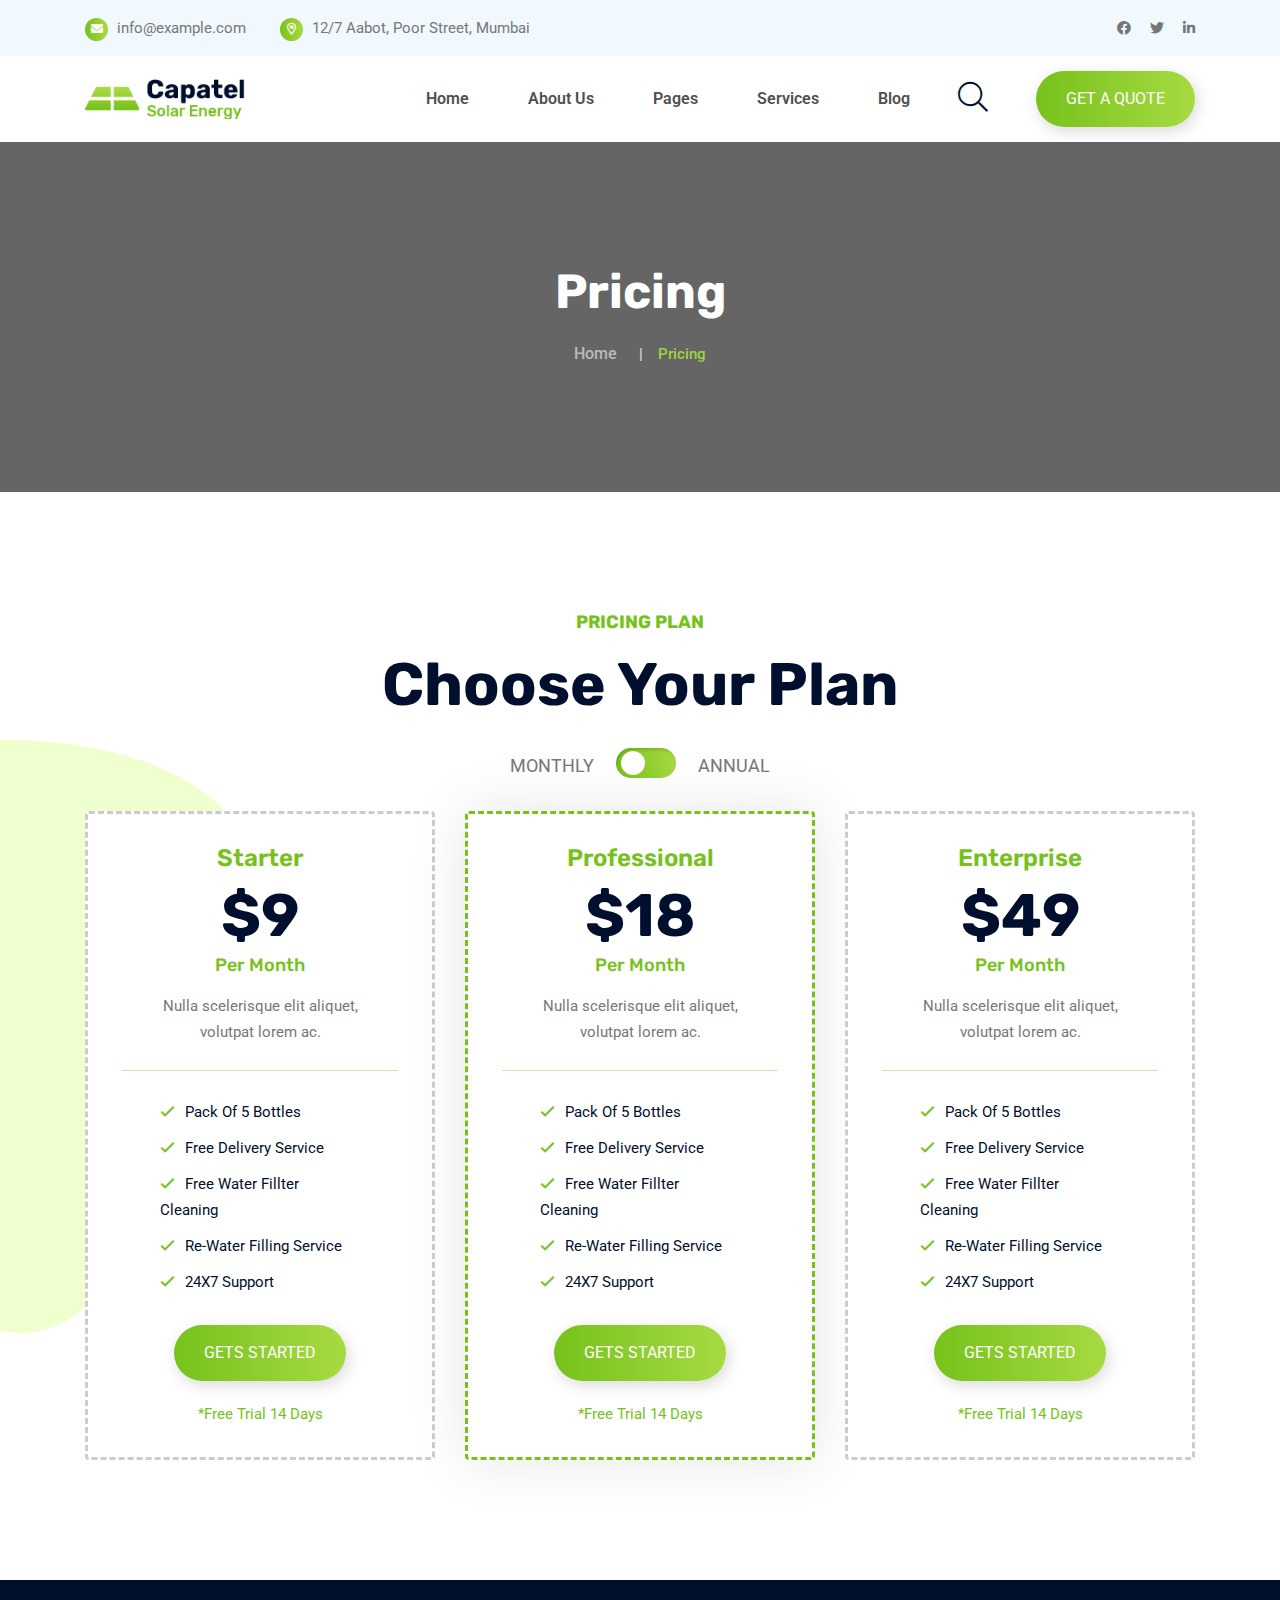
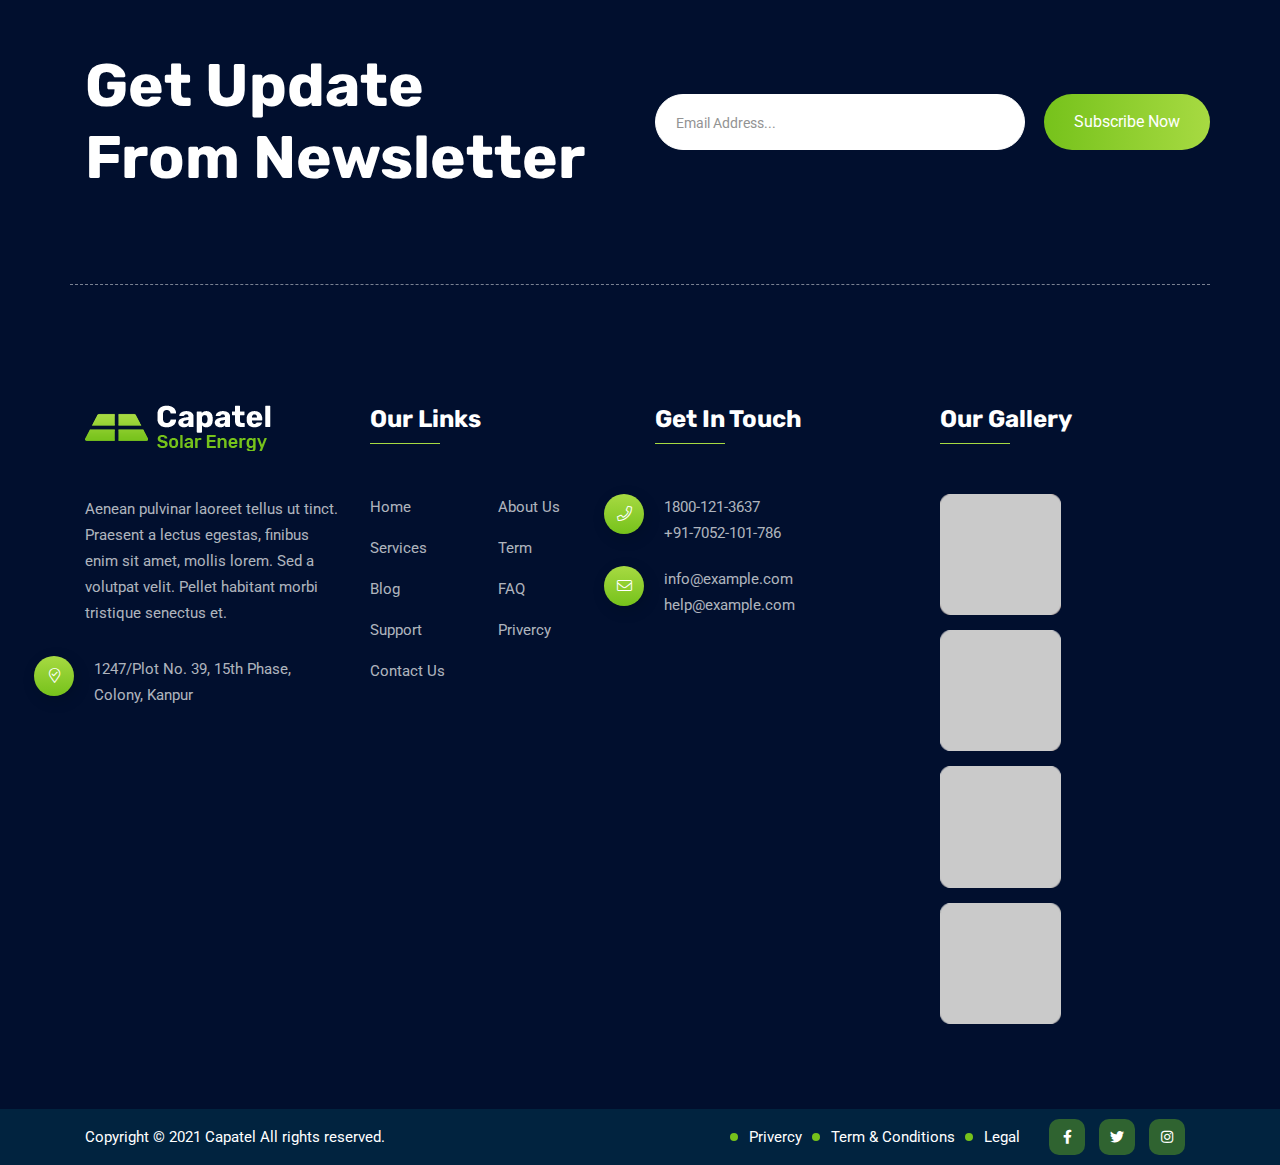
<file: pricing.html>
<!doctype html>
<html class="no-js" lang="zxx">
    <head>
        <meta charset="utf-8">
        <meta http-equiv="x-ua-compatible" content="ie=edge">
        <title>Capatel - Solar Energy HTML Template</title>
        <meta name="description" content="">
        <meta name="viewport" content="width=device-width, initial-scale=1">
		<link rel="shortcut icon" type="image/x-icon" href="img/favicon.ico">
        <!-- Place favicon.ico in the root directory -->

		<!-- CSS here -->
        <link rel="stylesheet" href="css/bootstrap.min.css">
        <link rel="stylesheet" href="css/animate.min.css">
        <link rel="stylesheet" href="css/magnific-popup.css">
        <link rel="stylesheet" href="fontawesome/css/all.min.css">
        <link rel="stylesheet" href="font-flaticon/flaticon.css">
        <link rel="stylesheet" href="css/dripicons.css">
        <link rel="stylesheet" href="css/slick.css">
        <link rel="stylesheet" href="css/meanmenu.css">
        <link rel="stylesheet" href="css/default.css">
        <link rel="stylesheet" href="css/style.css">
        <link rel="stylesheet" href="css/responsive.css">
    </head>
    <body>
     <!-- header -->
        <header class="header-area">  
            <div class="header-top second-header d-none d-md-block">
                <div class="container">
                    <div class="row align-items-center">                                              
                        <div class="col-lg-6 col-md-8 d-none  d-md-block">
                            <div class="header-cta">
                                <ul>                                   
                                    <li>
                                        <i class="fas fa-envelope"></i>
                                      
                                        <span>info@example.com</span>
                                    </li>
                                     <li>
                                      <i class="far fa-map-marker-alt"></i>
                                        <span>12/7 Aabot, Poor Street, Mumbai</span>
                                    </li>
                                </ul>
                            </div>
                        </div>
                         <div class="col-lg-6 col-md-6 d-none d-lg-block">
                             <div class="header-social text-right">
                            <span>
                                <a href="#" title="Facebook"><i class="fab fa-facebook"></i></a>
                                <a href="#" title="Twitter"><i class="fab fa-twitter"></i></a>
                                <a href="#" title="LinkedIn"><i class="fab fa-linkedin-in"></i></a>                               
                               </span>                    
                               <!--  /social media icon redux -->                               
                        </div>
                        </div>
                         
                    </div>
                </div>
            </div>
			 <div id="header-sticky" class="menu-area">
                <div class="container">
                    <div class="second-menu">
                        <div class="row align-items-center">
                            <div class="col-xl-2 col-lg-2">
                                <div class="logo">
                                    <a href="index.html"><img src="img/logo/logo.png" alt="logo"></a>
                                </div>
                            </div>
                           <div class="col-xl-7 col-lg-7">
                              
                                <div class="main-menu text-right text-xl-right">
                                    <nav id="mobile-menu">
                                        <ul>
                                            <li class="has-sub">
												<a href="index.html">Home</a>
												<ul>
                                                    <li><a href="index.html">Home Page 01</a></li>
                                                    <li><a href="index-2.html">Home Page 02</a></li>

												</ul>
											</li>
                                            <li><a href="about.html">About Us</a></li>
                                            <li class="has-sub"><a href="#">Pages</a>
												<ul>
                                                    <li><a href="projects.html">Project</a></li>
                                                    <li><a href="projects-detail.html">Project Details</a></li>

                                                    <li><a href="pricing.html">Pricing</a></li>
                                                    <li><a href="team.html">Team</a></li>
                                                    <li><a href="faq.html">Faq</a></li>
                                                    <li><a href="shop.html">Shop</a></li>
                                                    <li><a href="shop-details.html">Shop Details</a>
												</li></ul>
											</li>
                                            <li class="has-sub"> 
                                              <a href="services.html">Services</a>
                                                <ul>
                                                     <li><a href="services.html">Services</a></li>
                                                    <li><a href="services-detail.html">Services Details</a></li>
												</ul>
                                            </li>
                                           
											<li class="has-sub"> 
                                                <a href="blog.html">Blog</a>
                                                <ul>
                                                    <li><a href="blog.html">Blog</a></li>
                                                    <li><a href="blog-details.html">Blog Details</a></li>
												</ul>
                                            </li>
                                                                        
										
                                          
                                        </ul>
                                    </nav>
                                </div>
                            </div>   
                             <div class="col-xl-1 col-lg-1 text-center d-none d-lg-block mt-15 mb-15">
                                <a href="contact.html" class="menu-tigger"><i class="fal fa-search"></i></a>
                            </div>
                            <div class="col-xl-2 col-lg-2 text-right d-none d-lg-block mt-15 mb-15">
                                <a href="contact.html" class="btn ss-btn">Get A Quote</a>
                            </div>
                          
                            
                                <div class="col-12">
                                    <div class="mobile-menu"></div>
                                </div>
                        </div>
                    </div>
                </div>
            </div>
        </header>
        <!-- header-end -->
        <!-- offcanvas-area -->
                <div class="offcanvas-menu">
                <span class="menu-close"><i class="fas fa-times"></i></span>
              <form role="search" method="get" id="searchform"   class="searchform" action="http://wordpress.zcube.in/xconsulta/">
                                <input type="text" name="s" id="search" value="" placeholder="Search"  />
                                <button><i class="fa fa-search"></i></button>
                            </form>

                    
                    <div id="cssmenu3" class="menu-one-page-menu-container">
                        <ul id="menu-one-page-menu-2" class="menu">
                            <li class="menu-item menu-item-type-custom menu-item-object-custom"><a href="index.html">Home</a></li>
                            <li class="menu-item menu-item-type-custom menu-item-object-custom"><a href="about.html">About Us</a></li>
                            <li class="menu-item menu-item-type-custom menu-item-object-custom"><a href="services.html">Services</a></li>
                             <li class="menu-item menu-item-type-custom menu-item-object-custom"><a href="pricing.html">Pricing </a></li>
                             <li class="menu-item menu-item-type-custom menu-item-object-custom"><a href="team.html">Team </a></li>
                             
                             <li class="menu-item menu-item-type-custom menu-item-object-custom"><a href="projects.html">Gallery Study</a></li>
                             <li class="menu-item menu-item-type-custom menu-item-object-custom"><a href="blog.html">Blog</a></li>
                            <li class="menu-item menu-item-type-custom menu-item-object-custom"><a href="contact.html">Contact</a></li>
                        </ul>
                    </div>  
                    
                    <div id="cssmenu2" class="menu-one-page-menu-container">
                        <ul id="menu-one-page-menu-1" class="menu">
                            <li class="menu-item menu-item-type-custom menu-item-object-custom"><a href="#home"><span>+8 12 3456897</span></a></li>
                            <li class="menu-item menu-item-type-custom menu-item-object-custom"><a href="#howitwork"><span>info@example.com</span></a></li>
                        </ul>
                    </div>                
            </div>
            <div class="offcanvas-overly"></div>
                 <!-- offcanvas-end -->
        <!-- main-area -->
        <main>
            
            <!-- search-popup -->
		<div class="modal fade bs-example-modal-lg search-bg popup1" tabindex="-1" role="dialog">
			<div class="modal-dialog modal-lg" role="document">
				<div class="modal-content search-popup">
					<div class="text-center">
						<a href="#" class="close2" data-dismiss="modal" aria-label="Close">× close</a>
					</div>
					<div class="row search-outer">
						<div class="col-md-11"><input type="text" placeholder="Search for products..." /></div>
						<div class="col-md-1 text-right"><a href="#"><i class="fa fa-search" aria-hidden="true"></i></a></div>
					</div>
				</div>
			</div>
		</div>
		<!-- /search-popup -->
            <!-- breadcrumb-area -->
            <section class="breadcrumb-area d-flex align-items-center" style="background-image:url(img/testimonial/test-bg.png)">
                <div class="container">
                    <div class="row align-items-center">
                        <div class="col-xl-12 col-lg-12">
                            <div class="breadcrumb-wrap text-left">
                                <div class="breadcrumb-title">
                                    <h2>Pricing</h2>    
                                    <div class="breadcrumb-wrap">
                              
                                <nav aria-label="breadcrumb">
                                    <ol class="breadcrumb">
                                        <li class="breadcrumb-item"><a href="index.html">Home</a></li>
                                        <li class="breadcrumb-item active" aria-current="page">Pricing</li>
                                    </ol>
                                </nav>
                            </div>
                                </div>
                            </div>
                        </div>
                        
                    </div>
                </div>
            </section>
            <!-- breadcrumb-area-end -->
			   
           <!-- pricing-area -->
            <section id="pricing" class="pricing-area pt-120 pb-60" style="background: url(img/bg/aliment-left.png) no-repeat; background-position: left center;">
                <div class="container"> 
                    <div class="row">
                         <div class="col-lg-12 p-relative">
                            <div class="section-title center-align mb-30 text-center">
                                 <h5>PRICING PLAN</h5>
                                <h2>
                                   Choose Your Plan
                                </h2>
                               
                            </div>
                             <nav class="pricing-tab mb-30">
                                    <span class="monthly_tab_title">Monthly</span>
                                    <span class="pricing-tab-switcher"></span>
                                    <span class="annual_tab_title">Annual</span>
                                 </nav>
                           
                        </div>
                    </div>
                    <div class="row">
                        <div class="col-lg-4 col-md-4">
                          <div class="pricing-box pricing-box2 mb-60">
                                <div class="pricing-head text-center">   
                                    <h3>Starter</h3>  
                                      <div class="price-count pricing-amount">
                                           <div class="monthly_price">
                                              <h2>$9</h2>
                                              <span class="subscription"> Per Month </span>
                                           </div>
                                            <div class="annual_price">
                                              <h2>$99</h2>
                                              <span class="subscription"> Per Annual </span>
                                           </div>
                                     </div>
                                     <p>Nulla scelerisque elit aliquet, <br>volutpat lorem ac.</p>
                                    <hr>
                                </div>

                                <div class="pricing-body mt-20 mb-30">
                                   <ul>
                                      <li>Pack Of 5 Bottles</li>
                                       <li>Free Delivery Service</li>
                                        <li>Free Water Fillter Cleaning</li>
                                         <li>Re-Water Filling Service</li>
                                         <li>24X7 Support</li>
                                    </ul>
                                </div>             

                                <div class="pricing-btn text-center">
                                   <a href="shop-details.html" class="btn ss-btn">Gets Started</a>
                                     <p>*Free Trial 14 Days</p>
                                </div>
                            </div>
                        </div>
                        <div class="col-lg-4 col-md-4">
                             <div class="pricing-box pricing-box2 active mb-60">
                                    <div class="pricing-head text-center">   
                                        <h3>Professional</h3>  
                                        <div class="price-count pricing-amount">
                                       
                                           <div class="monthly_price">
                                              <h2>$18</h2>
                                              <span class="subscription"> Per Month </span>
                                           </div>
                                            <div class="annual_price">
                                              <h2>$120</h2>
                                              <span class="subscription"> Per Annual </span>
                                           </div>
                                        </div>
                                         <p>Nulla scelerisque elit aliquet, <br>volutpat lorem ac.</p>
                                        <hr>
                                    </div>

                                    <div class="pricing-body mt-20 mb-30">
                                       <ul>
                                          <li>Pack Of 5 Bottles</li>
                                            <li>Free Delivery Service</li>
                                            <li>Free Water Fillter Cleaning</li>
                                             <li>Re-Water Filling Service</li>
                                             <li>24X7 Support</li>
                                        </ul>
                                    </div>             

                                    <div class="pricing-btn text-center">
                                       <a href="shop-details.html" class="btn ss-btn">Gets Started</a>
                                        <p>*Free Trial 14 Days</p>
                                    </div>
                                </div>
                      
                        </div>
                         <div class="col-lg-4 col-md-4">
                             <div class="pricing-box pricing-box2 mb-60">
                                    <div class="pricing-head text-center">   
                                        <h3>Enterprise</h3>  
                                          <div class="price-count pricing-amount">
                                           <div class="monthly_price">
                                              <h2>$49</h2>
                                              <span class="subscription"> Per Month </span>
                                           </div>
                                            <div class="annual_price">
                                              <h2>$399</h2>
                                              <span class="subscription"> Per Annual </span>
                                           </div>
                                     </div> 
                                        <p>Nulla scelerisque elit aliquet, <br>volutpat lorem ac.</p>
                                        <hr>
                                    </div>

                                    <div class="pricing-body mt-20 mb-30 ">
                                       <ul>
                                             <li>Pack Of 5 Bottles</li>
                                            <li>Free Delivery Service</li>
                                            <li>Free Water Fillter Cleaning</li>
                                             <li>Re-Water Filling Service</li>
                                             <li>24X7 Support</li>
                                        </ul>
                                    </div>             

                                    <div class="pricing-btn text-center">
                                       <a href="shop-details.html" class="btn ss-btn">Gets Started</a>
                                        <p>*Free Trial 14 Days</p>
                                    </div>
                                </div>
                             
                           
                        </div>
                    </div>
                </div>
            </section>
            <!-- pricing-area-end -->
          
        </main>
        <!-- main-area-end -->
<!-- footer -->
        <footer class="footer-bg footer-p">
            <div class="footer-top-heiding pt-70 pb-120">
                <div class="container">
                    <div class="row align-items-center">
                        <div class="col-lg-6">
                            <div class="section-title">        
                                <h2> Get Update<br> From Newsletter</h2>
                               
                            </div>
                        </div>
                         <div class="col-xl-6 col-lg-6">
                             <div class="newslater-area">
                                <form name="ajax-form" id="contact-form4" action="#" method="post" class="contact-form newslater">
                               <div class="form-group">
                                  <input class="form-control" id="email2" name="email" type="email" placeholder="Email Address..." value="" required=""> 
                                  <button type="submit" class="btn btn-custom" id="send2">Subscribe Now</button>
                               </div>
                               <!-- /Form-email -->	
                            </form>
                             </div>
                            
                        </div>
                    </div>
                </div>
            
            </div>
             <div class="footer-top pb-40">
                <div class="container">
                    <div class="row justify-content-between">
                        
                          <div class="col-xl-3 col-lg-3 col-sm-6">
                            <div class="footer-widget mb-30">
                                <div class="f-widget-title mb-45">
                                   <img src="img/logo/f_logo.png" alt="img">
                                </div>
                                <div class="footer-link">
                                    Aenean pulvinar laoreet tellus ut tinct. Praesent a lectus egestas, finibus enim sit amet, mollis lorem. Sed a volutpat velit. Pellet habitant morbi tristique senectus et.
                                </div>
                                <div class="f-contact mt-30">
                                    <ul>
                                
                                    <li>
                                        <i class="icon fal fa-map-marker-check"></i>
                                        <span>1247/Plot No. 39, 15th
Phase, Colony, Kanpur</span>
                                    </li>
                                    
                                </ul>
                                    
                                    </div>
                               
                              
                            </div>
                        </div>
						<div class="col-xl-3 col-lg-3 col-sm-6">
                            <div class="footer-widget mb-30">
                                <div class="f-widget-title">
                                    <h2>Our Links</h2>
                                </div>
                                <div class="footer-link">
                                    <ul>                                        
                                        <li><a href="index.html">Home</a></li>
                                        <li><a href="about.html"> About Us</a></li>
                                        <li><a href="services.html"> Services </a></li>
                                         <li><a href="#">Term</a></li>
                                        <li><a href="blog.html">Blog </a></li>
                                         <li><a href="faq.html">FAQ</a></li>
                                        <li><a href="#">Support</a></li>
                                        <li><a href="#">Privercy</a></li>
                                          <li><a href="contact.html"> Contact Us</a></li>
                                       
                                    </ul>
                                </div>
                            </div>
                        </div>
                        <div class="col-xl-3 col-lg-3 col-sm-6">
                            
                            <div class="footer-widget mb-30">
                                 <div class="f-widget-title">
                                    <h2>Get In Touch</h2>
                                </div>
                               <div class="f-contact">
                                    <ul>
                                    <li>
                                        <i class="icon fal fa-phone"></i>
                                        <span>1800-121-3637<br>+91-7052-101-786</span>
                                    </li>
                                   <li><i class="icon fal fa-envelope"></i>
                                        <span>
                                            <a href="mailto:info@example.com">info@example.com</a>
                                       <br>
                                       <a href="mailto:help@example.com">help@example.com</a>
                                       </span>
                                    </li>
                                    
                                    
                                </ul>
                                    
                                    </div>
                            </div>
                        </div>  
                       <div class="col-xl-3 col-lg-3 col-sm-6">
                            <div class="footer-widget mb-30">
                                <div class="f-widget-title">
                                    <h2>Our Gallery</h2>
                                </div>
                                <div class="f-insta">
                                    <ul>
                                        <li><a href="img/instagram/f-galler-01.png" class="popup-image"><img src="img/instagram/f-galler-01.png" alt="img"></a></li>
                                       <li><a href="img/instagram/f-galler-02.png" class="popup-image"><img src="img/instagram/f-galler-02.png" alt="img"></a></li>
                                        <li><a href="img/instagram/f-galler-03.png" class="popup-image"><img src="img/instagram/f-galler-03.png" alt="img"></a></li>
                                        <li><a href="img/instagram/f-galler-04.png" class="popup-image"><img src="img/instagram/f-galler-04.png" alt="img"></a></li>
                                      
                                        
                                    </ul>
                                </div>
                            </div>
                        </div>  
                      
                        
                    </div>
                </div>
            </div>
            <div class="copyright-wrap">
                <div class="container">
                    <div class="row align-items-center">
                        <div class="col-lg-6">                         
                              Copyright © 2021 Capatel All rights reserved.  
                        </div>
                        <div class="col-lg-6 text-right text-xl-right">                       
                            <ul>
                                <li><a href="#">Privercy</a></li>
                                <li><a href="#">Term &amp; Conditions</a></li>
                                <li><a href="#">Legal</a></li>
                                <li> <span class="footer-social">                                    
                                    <a href="#"><i class="fab fa-facebook-f"></i></a>
                                    <a href="#"><i class="fab fa-twitter"></i></a>
                                    <a href="#"><i class="fab fa-instagram"></i></a>
                                </span></li>
                            </ul>                 
                        </div>
                        
                    </div>
                </div>
            </div>
        </footer>
        <!-- footer-end -->


		<!-- JS here -->
        <script src="js/vendor/modernizr-3.5.0.min.js"></script>
        <script src="js/vendor/jquery-3.6.0.min.js"></script>
        <script src="js/popper.min.js"></script>
        <script src="js/bootstrap.min.js"></script>
        <script src="js/slick.min.js"></script>
        <script src="js/ajax-form.js"></script>
        <script src="js/paroller.js"></script>
        <script src="js/wow.min.js"></script>
        <script src="js/js_isotope.pkgd.min.js"></script>
        <script src="js/imagesloaded.min.js"></script>
        <script src="js/parallax.min.js"></script>
         <script src="js/jquery.waypoints.min.js"></script>
        <script src="js/jquery.counterup.min.js"></script>
        <script src="js/jquery.scrollUp.min.js"></script>
        <script src="js/jquery.meanmenu.min.js"></script>
        <script src="js/parallax-scroll.js"></script>
        <script src="js/jquery.magnific-popup.min.js"></script>
        <script src="js/element-in-view.js"></script>
        <script src="js/main.js"></script>
    </body>
</html>
</file>
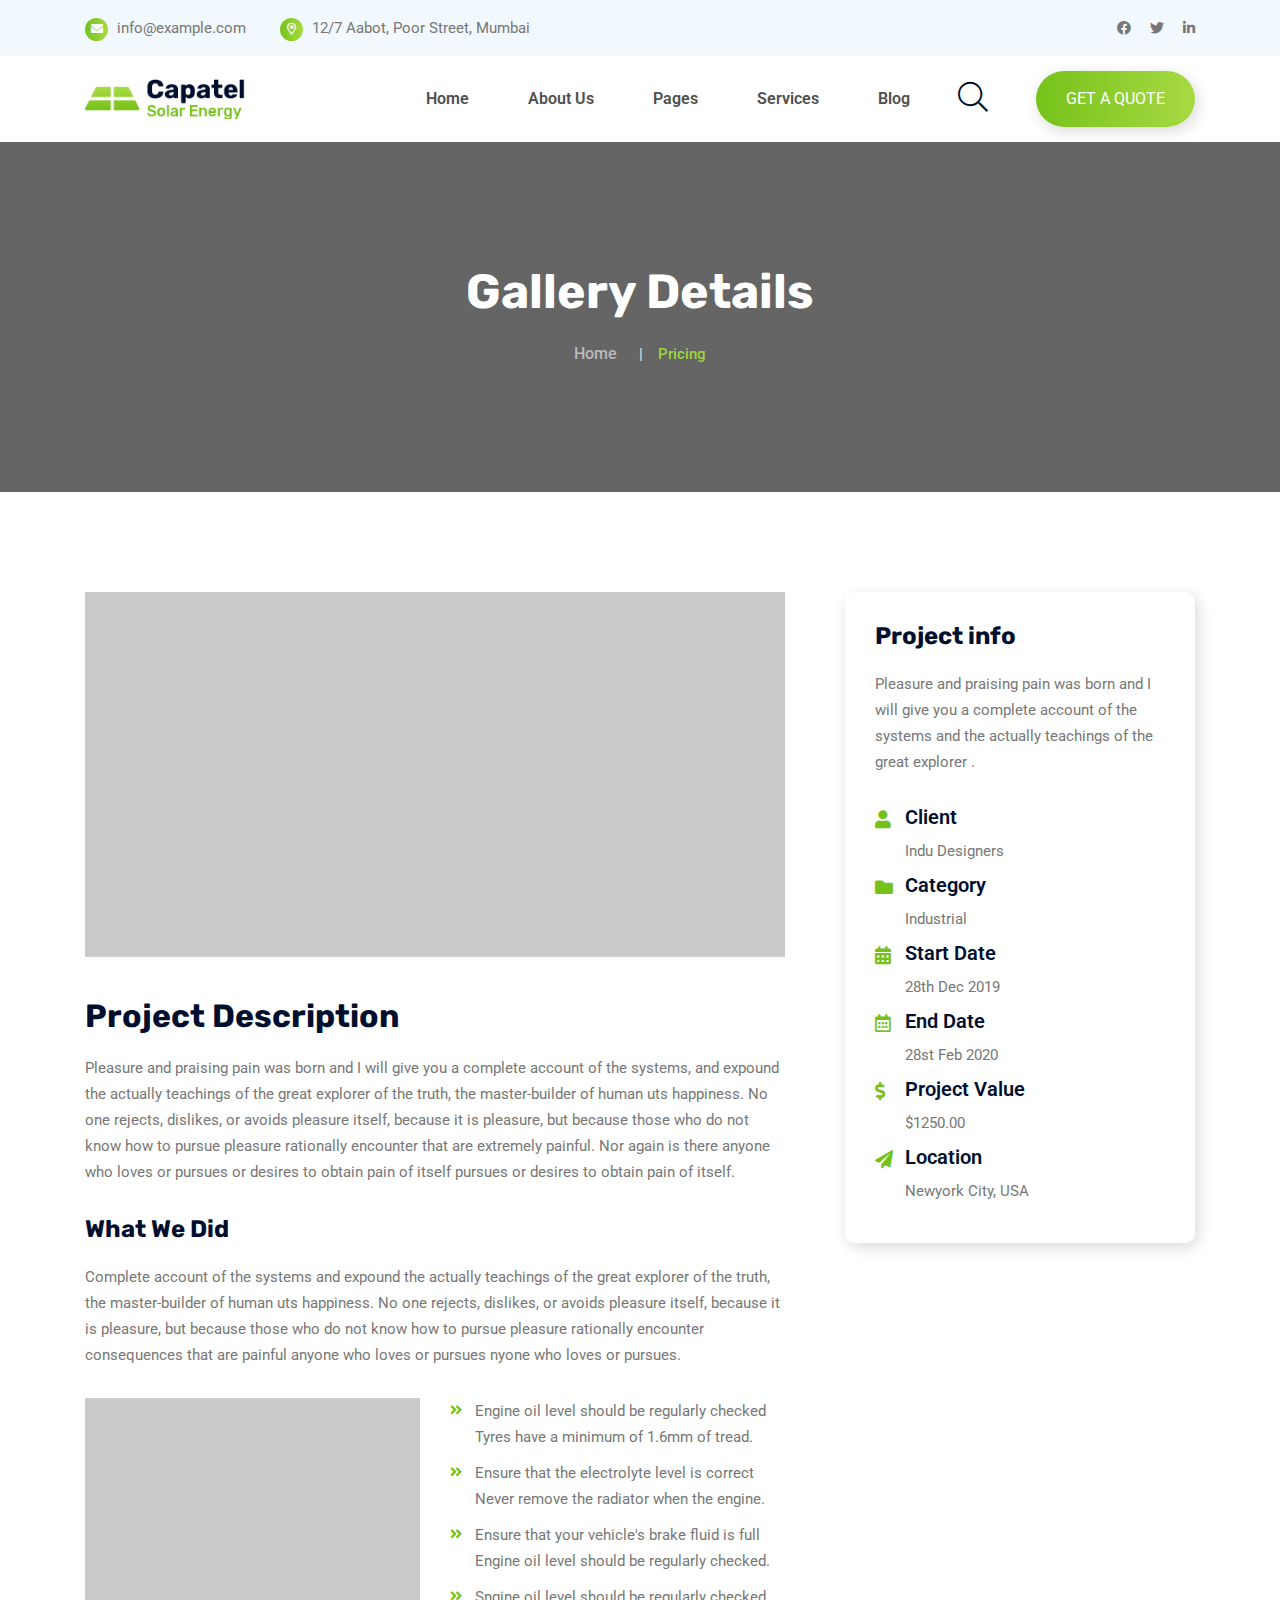
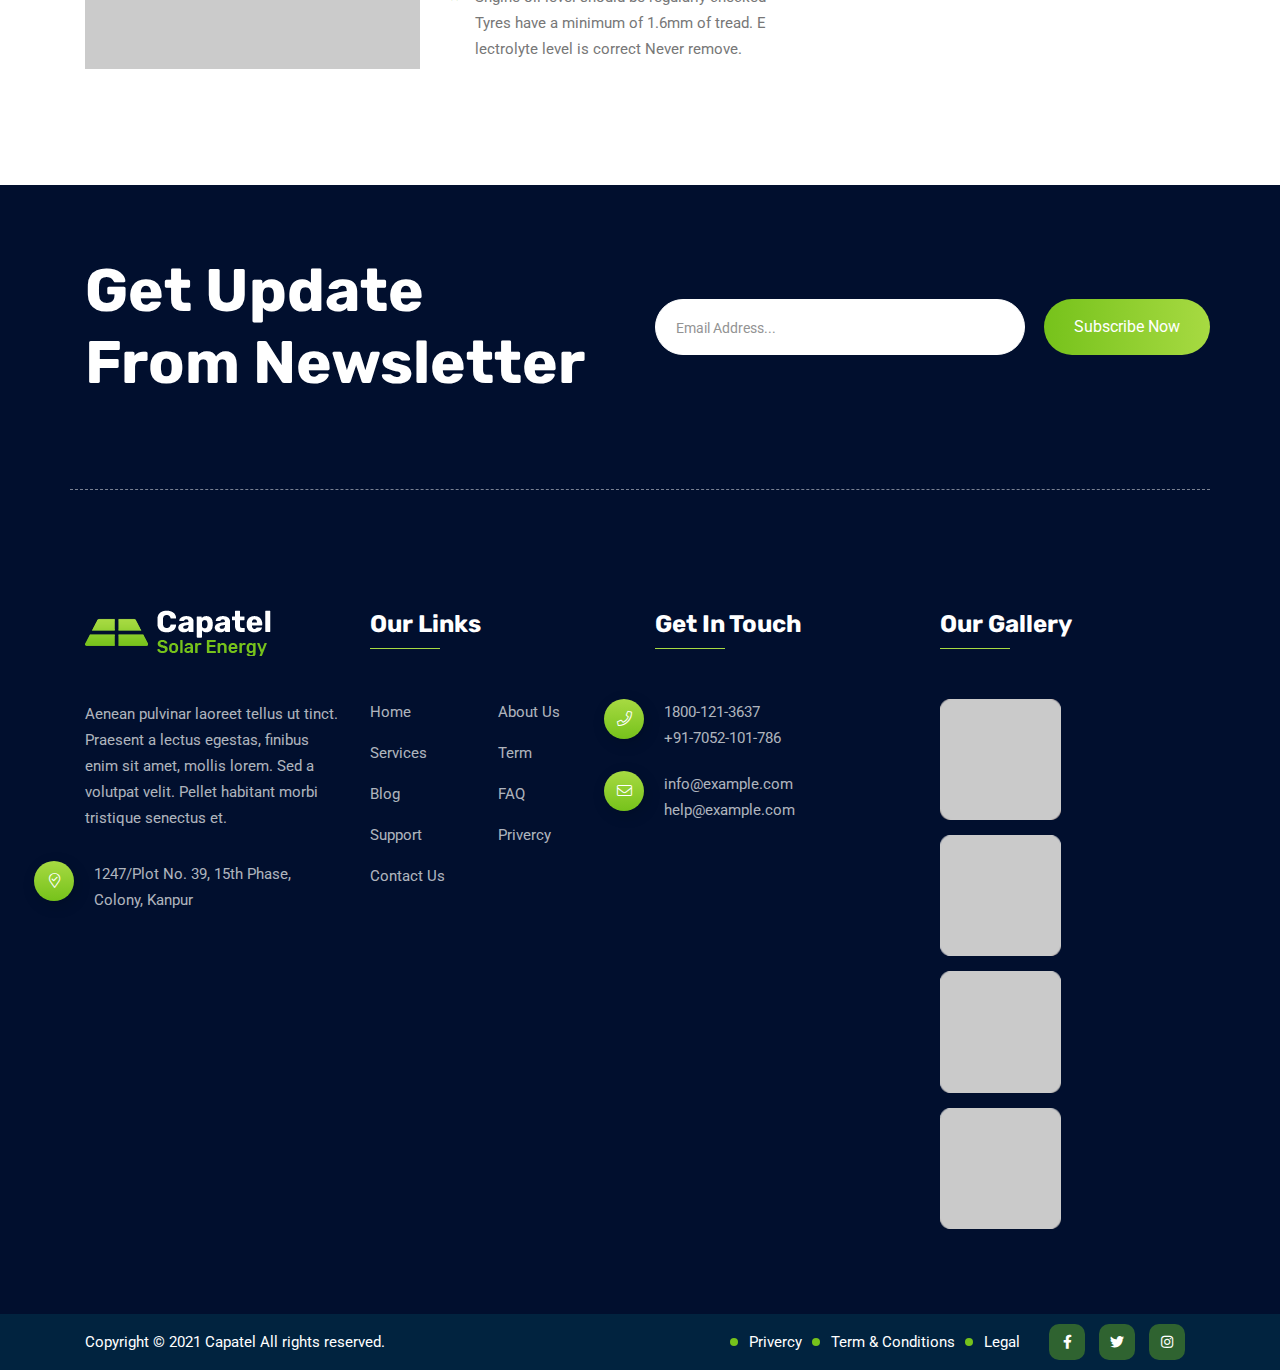
<file: projects-detail.html>
<!doctype html>
<html class="no-js" lang="zxx">
    <head>
        <meta charset="utf-8">
        <meta http-equiv="x-ua-compatible" content="ie=edge">
        <title>Capatel - Solar Energy HTML Template</title>
        <meta name="description" content="">
        <meta name="viewport" content="width=device-width, initial-scale=1">
		<link rel="shortcut icon" type="image/x-icon" href="img/favicon.ico">
        <!-- Place favicon.ico in the root directory -->

		<!-- CSS here -->
        <link rel="stylesheet" href="css/bootstrap.min.css">
        <link rel="stylesheet" href="css/animate.min.css">
        <link rel="stylesheet" href="css/magnific-popup.css">
        <link rel="stylesheet" href="fontawesome/css/all.min.css">
        <link rel="stylesheet" href="font-flaticon/flaticon.css">
        <link rel="stylesheet" href="css/dripicons.css">
        <link rel="stylesheet" href="css/slick.css">
        <link rel="stylesheet" href="css/meanmenu.css">
        <link rel="stylesheet" href="css/default.css">
        <link rel="stylesheet" href="css/style.css">
        <link rel="stylesheet" href="css/responsive.css">
    </head>
    <body>
     <!-- header -->
        <header class="header-area">  
            <div class="header-top second-header d-none d-md-block">
                <div class="container">
                    <div class="row align-items-center">                                              
                        <div class="col-lg-6 col-md-8 d-none  d-md-block">
                            <div class="header-cta">
                                <ul>                                   
                                    <li>
                                        <i class="fas fa-envelope"></i>
                                      
                                        <span>info@example.com</span>
                                    </li>
                                     <li>
                                      <i class="far fa-map-marker-alt"></i>
                                        <span>12/7 Aabot, Poor Street, Mumbai</span>
                                    </li>
                                </ul>
                            </div>
                        </div>
                         <div class="col-lg-6 col-md-6 d-none d-lg-block">
                             <div class="header-social text-right">
                            <span>
                                <a href="#" title="Facebook"><i class="fab fa-facebook"></i></a>
                                <a href="#" title="Twitter"><i class="fab fa-twitter"></i></a>
                                <a href="#" title="LinkedIn"><i class="fab fa-linkedin-in"></i></a>                               
                               </span>                    
                               <!--  /social media icon redux -->                               
                        </div>
                        </div>
                         
                    </div>
                </div>
            </div>
			 <div id="header-sticky" class="menu-area">
                <div class="container">
                    <div class="second-menu">
                        <div class="row align-items-center">
                            <div class="col-xl-2 col-lg-2">
                                <div class="logo">
                                    <a href="index.html"><img src="img/logo/logo.png" alt="logo"></a>
                                </div>
                            </div>
                           <div class="col-xl-7 col-lg-7">
                              
                                <div class="main-menu text-right text-xl-right">
                                    <nav id="mobile-menu">
                                        <ul>
                                            <li class="has-sub">
												<a href="index.html">Home</a>
												<ul>
                                                    <li><a href="index.html">Home Page 01</a></li>
                                                    <li><a href="index-2.html">Home Page 02</a></li>

												</ul>
											</li>
                                            <li><a href="about.html">About Us</a></li>
                                            <li class="has-sub"><a href="#">Pages</a>
												<ul>
                                                    <li><a href="projects.html">Project</a></li>
                                                    <li><a href="projects-detail.html">Project Details</a></li>

                                                    <li><a href="pricing.html">Pricing</a></li>
                                                    <li><a href="team.html">Team</a></li>
                                                    <li><a href="faq.html">Faq</a></li>
                                                    <li><a href="shop.html">Shop</a></li>
                                                    <li><a href="shop-details.html">Shop Details</a>
												</li></ul>
											</li>
                                            <li class="has-sub"> 
                                              <a href="services.html">Services</a>
                                                <ul>
                                                     <li><a href="services.html">Services</a></li>
                                                    <li><a href="services-detail.html">Services Details</a></li>
												</ul>
                                            </li>
                                           
											<li class="has-sub"> 
                                                <a href="blog.html">Blog</a>
                                                <ul>
                                                    <li><a href="blog.html">Blog</a></li>
                                                    <li><a href="blog-details.html">Blog Details</a></li>
												</ul>
                                            </li>
                                                                        
										
                                          
                                        </ul>
                                    </nav>
                                </div>
                            </div>   
                             <div class="col-xl-1 col-lg-1 text-center d-none d-lg-block mt-15 mb-15">
                                <a href="contact.html" class="menu-tigger"><i class="fal fa-search"></i></a>
                            </div>
                            <div class="col-xl-2 col-lg-2 text-right d-none d-lg-block mt-15 mb-15">
                                <a href="contact.html" class="btn ss-btn">Get A Quote</a>
                            </div>
                          
                            
                                <div class="col-12">
                                    <div class="mobile-menu"></div>
                                </div>
                        </div>
                    </div>
                </div>
            </div>
        </header>
        <!-- header-end -->
        <!-- offcanvas-area -->
                <div class="offcanvas-menu">
                <span class="menu-close"><i class="fas fa-times"></i></span>
              <form role="search" method="get" id="searchform"   class="searchform" action="http://wordpress.zcube.in/xconsulta/">
                                <input type="text" name="s" id="search" value="" placeholder="Search"  />
                                <button><i class="fa fa-search"></i></button>
                            </form>

                    
                    <div id="cssmenu3" class="menu-one-page-menu-container">
                        <ul id="menu-one-page-menu-2" class="menu">
                            <li class="menu-item menu-item-type-custom menu-item-object-custom"><a href="index.html">Home</a></li>
                            <li class="menu-item menu-item-type-custom menu-item-object-custom"><a href="about.html">About Us</a></li>
                            <li class="menu-item menu-item-type-custom menu-item-object-custom"><a href="services.html">Services</a></li>
                             <li class="menu-item menu-item-type-custom menu-item-object-custom"><a href="pricing.html">Pricing </a></li>
                             <li class="menu-item menu-item-type-custom menu-item-object-custom"><a href="team.html">Team </a></li>
                             
                             <li class="menu-item menu-item-type-custom menu-item-object-custom"><a href="projects.html">Gallery Study</a></li>
                             <li class="menu-item menu-item-type-custom menu-item-object-custom"><a href="blog.html">Blog</a></li>
                            <li class="menu-item menu-item-type-custom menu-item-object-custom"><a href="contact.html">Contact</a></li>
                        </ul>
                    </div>  
                    
                    <div id="cssmenu2" class="menu-one-page-menu-container">
                        <ul id="menu-one-page-menu-1" class="menu">
                            <li class="menu-item menu-item-type-custom menu-item-object-custom"><a href="#home"><span>+8 12 3456897</span></a></li>
                            <li class="menu-item menu-item-type-custom menu-item-object-custom"><a href="#howitwork"><span>info@example.com</span></a></li>
                        </ul>
                    </div>                
            </div>
            <div class="offcanvas-overly"></div>
                 <!-- offcanvas-end -->
        <!-- main-area -->
        <main>
            
            <!-- search-popup -->
		<div class="modal fade bs-example-modal-lg search-bg popup1" tabindex="-1" role="dialog">
			<div class="modal-dialog modal-lg" role="document">
				<div class="modal-content search-popup">
					<div class="text-center">
						<a href="#" class="close2" data-dismiss="modal" aria-label="Close">× close</a>
					</div>
					<div class="row search-outer">
						<div class="col-md-11"><input type="text" placeholder="Search for products..." /></div>
						<div class="col-md-1 text-right"><a href="#"><i class="fa fa-search" aria-hidden="true"></i></a></div>
					</div>
				</div>
			</div>
		</div>
		<!-- /search-popup -->
            <!-- breadcrumb-area -->
            <section class="breadcrumb-area d-flex align-items-center" style="background-image:url(img/testimonial/test-bg.png)">
                <div class="container">
                    <div class="row align-items-center">
                        <div class="col-xl-12 col-lg-12">
                            <div class="breadcrumb-wrap text-left">
                                <div class="breadcrumb-title">
                                    <h2>Gallery Details</h2>    
                                    <div class="breadcrumb-wrap">
                              
                                <nav aria-label="breadcrumb">
                                    <ol class="breadcrumb">
                                        <li class="breadcrumb-item"><a href="index.html">Home</a></li>
                                        <li class="breadcrumb-item active" aria-current="page">Pricing</li>
                                    </ol>
                                </nav>
                            </div>
                                </div>
                            </div>
                        </div>
                        
                    </div>
                </div>
            </section>
            <!-- breadcrumb-area-end -->
            
            <!-- Project Detail -->
    <section class="project-detail">
        <div class="container">
            

            <!-- Lower Content -->
            <div class="lower-content">
                <div class="row">
                    <div class="text-column col-lg-8 col-md-12 col-sm-12">
                        <div class="inner-column">
                            <!-- Upper Box -->
                            <div class="upper-box">
                                <div class="single-item-carousel owl-carousel owl-theme">
                                   <figure class="image"><img src="img/gallery/protfolio-dt-img.png" alt=""></figure>                
                                </div>
                            </div>
                            <h2>Project Description</h2>
                            <p>Pleasure and praising pain was born and I will give you a complete account of the systems, and expound the actually teachings of the great explorer of the truth, the master-builder of human uts happiness. No one rejects, dislikes, or avoids pleasure itself, because it is pleasure, but because those who do not know how to pursue pleasure rationally encounter that are extremely painful. Nor again is there anyone who loves or pursues or desires to obtain pain of itself pursues or desires to obtain pain of itself.</p>
                            <h3>What We Did</h3>
                            <p>Complete account of the systems and expound the actually teachings of the great explorer of the truth, the master-builder of human uts happiness. No one rejects, dislikes, or avoids pleasure itself, because it is pleasure, but because those who do not know how to pursue pleasure rationally encounter consequences that are painful anyone who loves or pursues nyone who loves or pursues.</p>
                            <!-- Two Column -->
                            <div class="two-column">
                                <div class="row">
                                    <div class="image-column col-xl-6 col-lg-12 col-md-12">
                                        <figure class="image"><a href="img/resource/post-img-1.jpg" class="lightbox-image"><img src="img/resource/post-img-1.jpg" alt=""></a></figure>
                                    </div>
                                    <div class="text-column col-xl-6 col-lg-12 col-md-12">
                                        <ul class="list-style-one">
                                        <li>Engine oil level should be regularly checked Tyres have a minimum of 1.6mm of tread.</li>
                                        <li>Ensure that the electrolyte level is correct Never remove the radiator when the engine.</li>
                                        <li>Ensure that your vehicle's brake fluid is full Engine oil level should be regularly checked.</li>
                                         <li>Sngine oil level should be regularly checked Tyres have a minimum of 1.6mm of tread. E lectrolyte level is correct Never remove.</li>
                                        
                                    </ul>
                                    </div>
                                    
                                </div>
                            </div>
                        </div>
                    </div>

                    <div class="info-column col-lg-4 col-md-12 col-sm-12">
                        <div class="inner-column">
                            <h3>Project info</h3>
                            <p>Pleasure and praising pain was born and I will give you a complete account of the systems and the actually teachings of the great explorer .</p>
                            <ul class="project-info clearfix">
                                <li>
                                    <span class="icon fa fa-user"></span>
                                    <strong>Client</strong>
                                    <p>Indu Designers</p>
                                </li>

                                <li>
                                    <span class="icon fa fa-folder"></span>
                                    <strong>Category</strong>
                                    <p>Industrial</p>
                                </li>

                                <li>
                                    <span class="icon fa fa-calendar-alt"></span>
                                    <strong>Start Date</strong>
                                    <p>28th Dec 2019</p>
                                </li>

                                <li>
                                    <span class="icon far fa-calendar-alt"></span>
                                    <strong>End Date</strong>
                                    <p>28st Feb 2020</p>
                                </li>

                                <li>
                                    <span class="icon fa fa-dollar-sign"></span>
                                    <strong>Project Value</strong>
                                    <p>$1250.00</p>
                                </li>

                                <li>
                                    <span class="icon fa fa-paper-plane"></span>
                                    <strong>Location</strong>
                                    <p>Newyork City, USA</p>
                                </li>
                            </ul>
                        </div>
                    </div>
                </div>
            </div>

        </div>
    </section>
    <!--End Project Detail -->

        </main>
        <!-- main-area-end -->
<!-- footer -->
        <footer class="footer-bg footer-p">
            <div class="footer-top-heiding pt-70 pb-120">
                <div class="container">
                    <div class="row align-items-center">
                        <div class="col-lg-6">
                            <div class="section-title">        
                                <h2> Get Update<br> From Newsletter</h2>
                               
                            </div>
                        </div>
                         <div class="col-xl-6 col-lg-6">
                             <div class="newslater-area">
                                <form name="ajax-form" id="contact-form4" action="#" method="post" class="contact-form newslater">
                               <div class="form-group">
                                  <input class="form-control" id="email2" name="email" type="email" placeholder="Email Address..." value="" required=""> 
                                  <button type="submit" class="btn btn-custom" id="send2">Subscribe Now</button>
                               </div>
                               <!-- /Form-email -->	
                            </form>
                             </div>
                            
                        </div>
                    </div>
                </div>
            
            </div>
             <div class="footer-top pb-40">
                <div class="container">
                    <div class="row justify-content-between">
                        
                          <div class="col-xl-3 col-lg-3 col-sm-6">
                            <div class="footer-widget mb-30">
                                <div class="f-widget-title mb-45">
                                   <img src="img/logo/f_logo.png" alt="img">
                                </div>
                                <div class="footer-link">
                                    Aenean pulvinar laoreet tellus ut tinct. Praesent a lectus egestas, finibus enim sit amet, mollis lorem. Sed a volutpat velit. Pellet habitant morbi tristique senectus et.
                                </div>
                                <div class="f-contact mt-30">
                                    <ul>
                                
                                    <li>
                                        <i class="icon fal fa-map-marker-check"></i>
                                        <span>1247/Plot No. 39, 15th
Phase, Colony, Kanpur</span>
                                    </li>
                                    
                                </ul>
                                    
                                    </div>
                               
                              
                            </div>
                        </div>
						<div class="col-xl-3 col-lg-3 col-sm-6">
                            <div class="footer-widget mb-30">
                                <div class="f-widget-title">
                                    <h2>Our Links</h2>
                                </div>
                                <div class="footer-link">
                                    <ul>                                        
                                        <li><a href="index.html">Home</a></li>
                                        <li><a href="about.html"> About Us</a></li>
                                        <li><a href="services.html"> Services </a></li>
                                         <li><a href="#">Term</a></li>
                                        <li><a href="blog.html">Blog </a></li>
                                         <li><a href="faq.html">FAQ</a></li>
                                        <li><a href="#">Support</a></li>
                                        <li><a href="#">Privercy</a></li>
                                          <li><a href="contact.html"> Contact Us</a></li>
                                       
                                    </ul>
                                </div>
                            </div>
                        </div>
                        <div class="col-xl-3 col-lg-3 col-sm-6">
                            
                            <div class="footer-widget mb-30">
                                 <div class="f-widget-title">
                                    <h2>Get In Touch</h2>
                                </div>
                               <div class="f-contact">
                                    <ul>
                                    <li>
                                        <i class="icon fal fa-phone"></i>
                                        <span>1800-121-3637<br>+91-7052-101-786</span>
                                    </li>
                                   <li><i class="icon fal fa-envelope"></i>
                                        <span>
                                            <a href="mailto:info@example.com">info@example.com</a>
                                       <br>
                                       <a href="mailto:help@example.com">help@example.com</a>
                                       </span>
                                    </li>
                                    
                                    
                                </ul>
                                    
                                    </div>
                            </div>
                        </div>  
                       <div class="col-xl-3 col-lg-3 col-sm-6">
                            <div class="footer-widget mb-30">
                                <div class="f-widget-title">
                                    <h2>Our Gallery</h2>
                                </div>
                                <div class="f-insta">
                                    <ul>
                                        <li><a href="img/instagram/f-galler-01.png" class="popup-image"><img src="img/instagram/f-galler-01.png" alt="img"></a></li>
                                       <li><a href="img/instagram/f-galler-02.png" class="popup-image"><img src="img/instagram/f-galler-02.png" alt="img"></a></li>
                                        <li><a href="img/instagram/f-galler-03.png" class="popup-image"><img src="img/instagram/f-galler-03.png" alt="img"></a></li>
                                        <li><a href="img/instagram/f-galler-04.png" class="popup-image"><img src="img/instagram/f-galler-04.png" alt="img"></a></li>
                                      
                                        
                                    </ul>
                                </div>
                            </div>
                        </div>  
                      
                        
                    </div>
                </div>
            </div>
            <div class="copyright-wrap">
                <div class="container">
                    <div class="row align-items-center">
                        <div class="col-lg-6">                         
                              Copyright © 2021 Capatel All rights reserved.  
                        </div>
                        <div class="col-lg-6 text-right text-xl-right">                       
                            <ul>
                                <li><a href="#">Privercy</a></li>
                                <li><a href="#">Term &amp; Conditions</a></li>
                                <li><a href="#">Legal</a></li>
                                <li> <span class="footer-social">                                    
                                    <a href="#"><i class="fab fa-facebook-f"></i></a>
                                    <a href="#"><i class="fab fa-twitter"></i></a>
                                    <a href="#"><i class="fab fa-instagram"></i></a>
                                </span></li>
                            </ul>                 
                        </div>
                        
                    </div>
                </div>
            </div>
        </footer>
        <!-- footer-end -->


		<!-- JS here -->
        <script src="js/vendor/modernizr-3.5.0.min.js"></script>
        <script src="js/vendor/jquery-3.6.0.min.js"></script>
        <script src="js/popper.min.js"></script>
        <script src="js/bootstrap.min.js"></script>
        <script src="js/slick.min.js"></script>
        <script src="js/ajax-form.js"></script>
        <script src="js/paroller.js"></script>
        <script src="js/wow.min.js"></script>
        <script src="js/js_isotope.pkgd.min.js"></script>
        <script src="js/imagesloaded.min.js"></script>
        <script src="js/parallax.min.js"></script>
         <script src="js/jquery.waypoints.min.js"></script>
        <script src="js/jquery.counterup.min.js"></script>
        <script src="js/jquery.scrollUp.min.js"></script>
        <script src="js/jquery.meanmenu.min.js"></script>
        <script src="js/parallax-scroll.js"></script>
        <script src="js/jquery.magnific-popup.min.js"></script>
        <script src="js/element-in-view.js"></script>
        <script src="js/main.js"></script>
    </body>
</html>
</file>
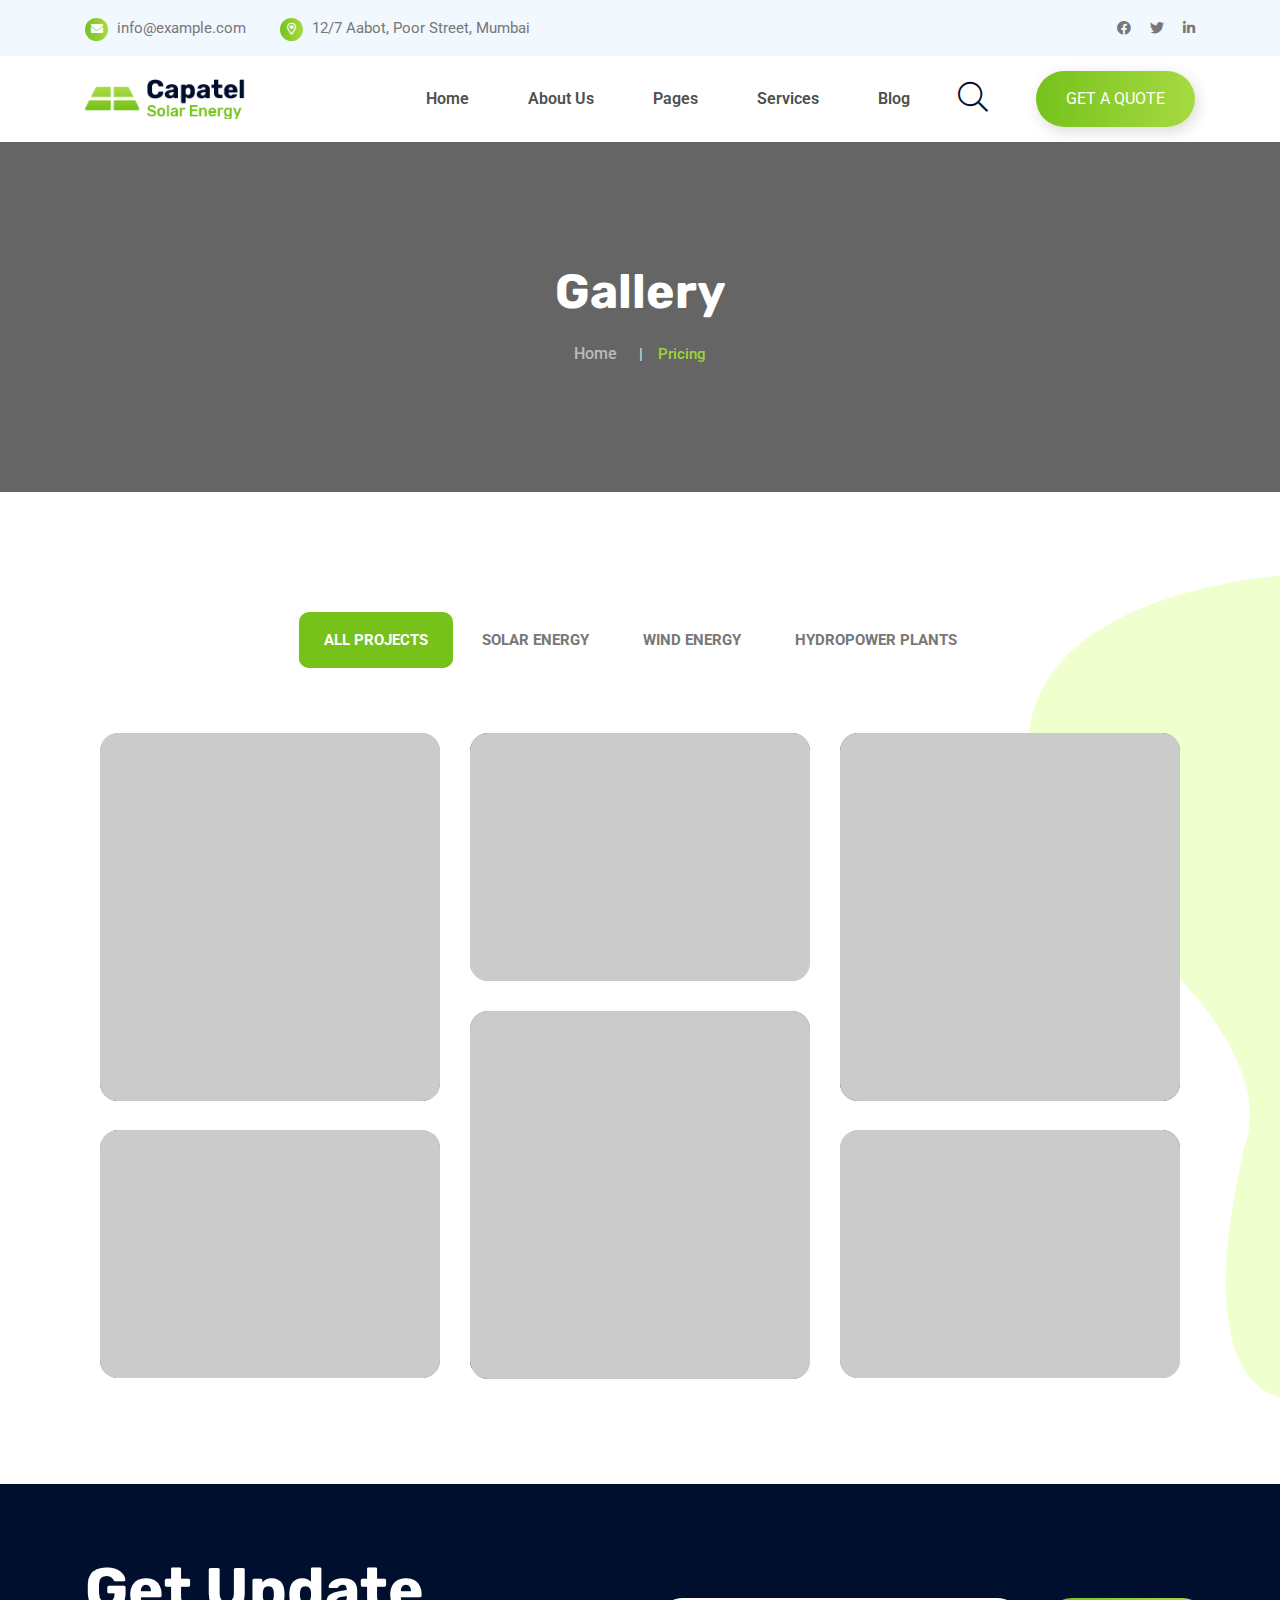
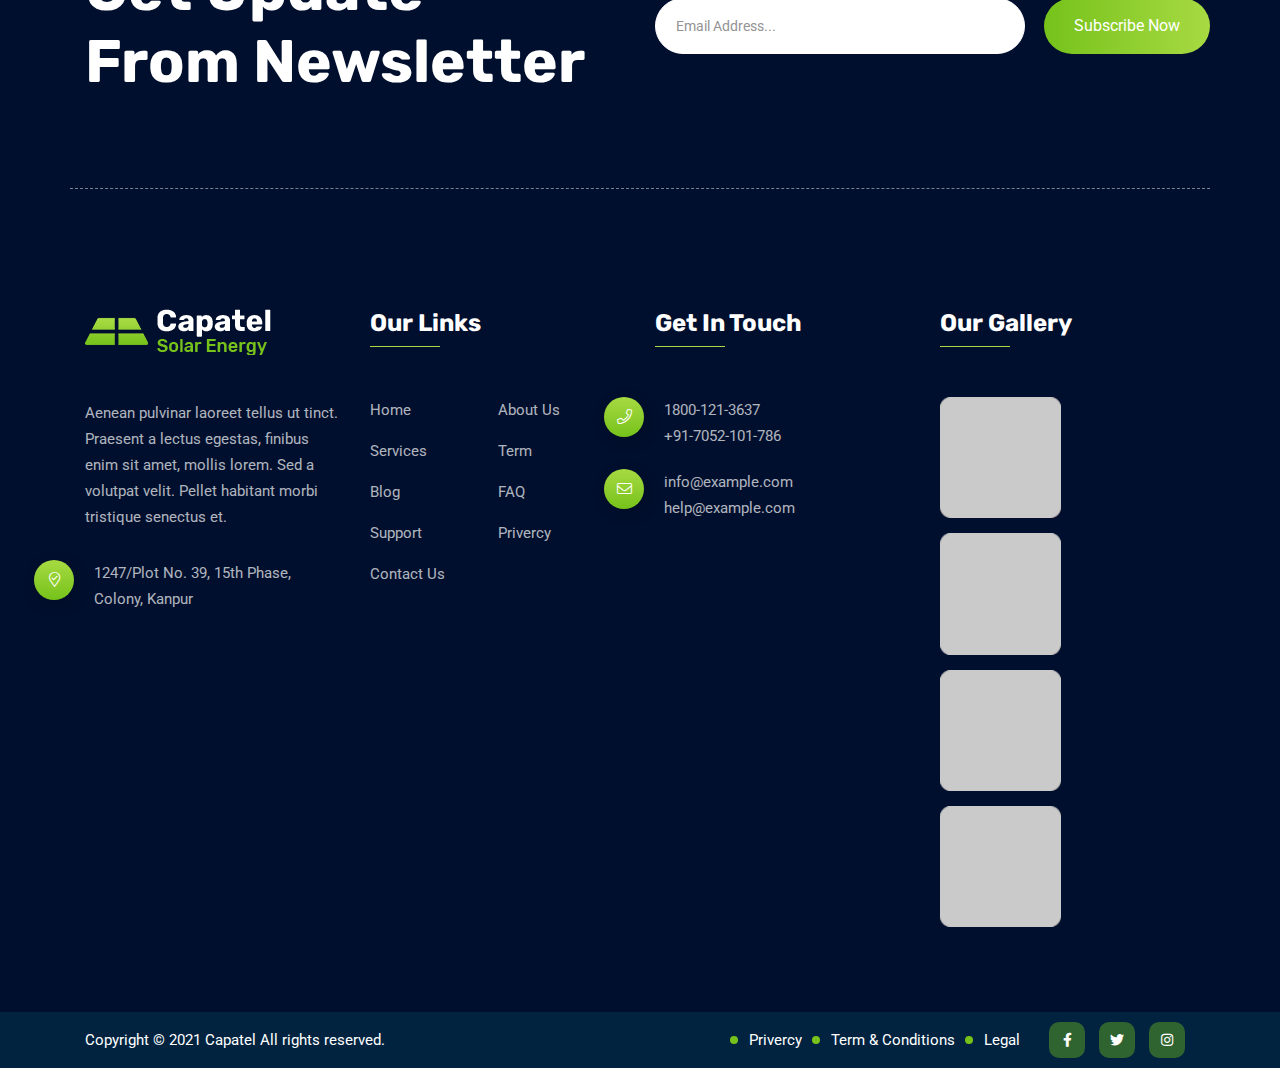
<file: projects.html>
<!doctype html>
<html class="no-js" lang="zxx">
    <head>
        <meta charset="utf-8">
        <meta http-equiv="x-ua-compatible" content="ie=edge">
        <title>Capatel - Solar Energy HTML Template</title>
        <meta name="description" content="">
        <meta name="viewport" content="width=device-width, initial-scale=1">
		<link rel="shortcut icon" type="image/x-icon" href="img/favicon.ico">
        <!-- Place favicon.ico in the root directory -->

		<!-- CSS here -->
        <link rel="stylesheet" href="css/bootstrap.min.css">
        <link rel="stylesheet" href="css/animate.min.css">
        <link rel="stylesheet" href="css/magnific-popup.css">
        <link rel="stylesheet" href="fontawesome/css/all.min.css">
        <link rel="stylesheet" href="font-flaticon/flaticon.css">
        <link rel="stylesheet" href="css/dripicons.css">
        <link rel="stylesheet" href="css/slick.css">
        <link rel="stylesheet" href="css/meanmenu.css">
        <link rel="stylesheet" href="css/default.css">
        <link rel="stylesheet" href="css/style.css">
        <link rel="stylesheet" href="css/responsive.css">
    </head>
    <body>
   <!-- header -->
        <header class="header-area">  
            <div class="header-top second-header d-none d-md-block">
                <div class="container">
                    <div class="row align-items-center">                                              
                        <div class="col-lg-6 col-md-8 d-none  d-md-block">
                            <div class="header-cta">
                                <ul>                                   
                                    <li>
                                        <i class="fas fa-envelope"></i>
                                      
                                        <span>info@example.com</span>
                                    </li>
                                     <li>
                                      <i class="far fa-map-marker-alt"></i>
                                        <span>12/7 Aabot, Poor Street, Mumbai</span>
                                    </li>
                                </ul>
                            </div>
                        </div>
                         <div class="col-lg-6 col-md-6 d-none d-lg-block">
                             <div class="header-social text-right">
                            <span>
                                <a href="#" title="Facebook"><i class="fab fa-facebook"></i></a>
                                <a href="#" title="Twitter"><i class="fab fa-twitter"></i></a>
                                <a href="#" title="LinkedIn"><i class="fab fa-linkedin-in"></i></a>                               
                               </span>                    
                               <!--  /social media icon redux -->                               
                        </div>
                        </div>
                         
                    </div>
                </div>
            </div>
			 <div id="header-sticky" class="menu-area">
                <div class="container">
                    <div class="second-menu">
                        <div class="row align-items-center">
                            <div class="col-xl-2 col-lg-2">
                                <div class="logo">
                                    <a href="index.html"><img src="img/logo/logo.png" alt="logo"></a>
                                </div>
                            </div>
                           <div class="col-xl-7 col-lg-7">
                              
                                <div class="main-menu text-right text-xl-right">
                                    <nav id="mobile-menu">
                                        <ul>
                                            <li class="has-sub">
												<a href="index.html">Home</a>
												<ul>
                                                    <li><a href="index.html">Home Page 01</a></li>
                                                    <li><a href="index-2.html">Home Page 02</a></li>

												</ul>
											</li>
                                            <li><a href="about.html">About Us</a></li>
                                            <li class="has-sub"><a href="#">Pages</a>
												<ul>
                                                    <li><a href="projects.html">Project</a></li>
                                                    <li><a href="projects-detail.html">Project Details</a></li>

                                                    <li><a href="pricing.html">Pricing</a></li>
                                                    <li><a href="team.html">Team</a></li>
                                                    <li><a href="faq.html">Faq</a></li>
                                                    <li><a href="shop.html">Shop</a></li>
                                                    <li><a href="shop-details.html">Shop Details</a>
												</li></ul>
											</li>
                                            <li class="has-sub"> 
                                              <a href="services.html">Services</a>
                                                <ul>
                                                     <li><a href="services.html">Services</a></li>
                                                    <li><a href="services-detail.html">Services Details</a></li>
												</ul>
                                            </li>
                                           
											<li class="has-sub"> 
                                                <a href="blog.html">Blog</a>
                                                <ul>
                                                    <li><a href="blog.html">Blog</a></li>
                                                    <li><a href="blog-details.html">Blog Details</a></li>
												</ul>
                                            </li>
                                                                        
										
                                          
                                        </ul>
                                    </nav>
                                </div>
                            </div>   
                             <div class="col-xl-1 col-lg-1 text-center d-none d-lg-block mt-15 mb-15">
                                <a href="contact.html" class="menu-tigger"><i class="fal fa-search"></i></a>
                            </div>
                            <div class="col-xl-2 col-lg-2 text-right d-none d-lg-block mt-15 mb-15">
                                <a href="contact.html" class="btn ss-btn">Get A Quote</a>
                            </div>
                          
                            
                                <div class="col-12">
                                    <div class="mobile-menu"></div>
                                </div>
                        </div>
                    </div>
                </div>
            </div>
        </header>
        <!-- header-end -->
        <!-- offcanvas-area -->
                <div class="offcanvas-menu">
                <span class="menu-close"><i class="fas fa-times"></i></span>
              <form role="search" method="get" id="searchform"   class="searchform" action="http://wordpress.zcube.in/xconsulta/">
                                <input type="text" name="s" id="search" value="" placeholder="Search"  />
                                <button><i class="fa fa-search"></i></button>
                            </form>

                    
                    <div id="cssmenu3" class="menu-one-page-menu-container">
                        <ul id="menu-one-page-menu-2" class="menu">
                            <li class="menu-item menu-item-type-custom menu-item-object-custom"><a href="index.html">Home</a></li>
                            <li class="menu-item menu-item-type-custom menu-item-object-custom"><a href="about.html">About Us</a></li>
                            <li class="menu-item menu-item-type-custom menu-item-object-custom"><a href="services.html">Services</a></li>
                             <li class="menu-item menu-item-type-custom menu-item-object-custom"><a href="pricing.html">Pricing </a></li>
                             <li class="menu-item menu-item-type-custom menu-item-object-custom"><a href="team.html">Team </a></li>
                             
                             <li class="menu-item menu-item-type-custom menu-item-object-custom"><a href="projects.html">Gallery Study</a></li>
                             <li class="menu-item menu-item-type-custom menu-item-object-custom"><a href="blog.html">Blog</a></li>
                            <li class="menu-item menu-item-type-custom menu-item-object-custom"><a href="contact.html">Contact</a></li>
                        </ul>
                    </div>  
                    
                    <div id="cssmenu2" class="menu-one-page-menu-container">
                        <ul id="menu-one-page-menu-1" class="menu">
                            <li class="menu-item menu-item-type-custom menu-item-object-custom"><a href="#home"><span>+8 12 3456897</span></a></li>
                            <li class="menu-item menu-item-type-custom menu-item-object-custom"><a href="#howitwork"><span>info@example.com</span></a></li>
                        </ul>
                    </div>                
            </div>
            <div class="offcanvas-overly"></div>
                 <!-- offcanvas-end -->
        <!-- main-area -->
        <main>
            
            <!-- search-popup -->
		<div class="modal fade bs-example-modal-lg search-bg popup1" tabindex="-1" role="dialog">
			<div class="modal-dialog modal-lg" role="document">
				<div class="modal-content search-popup">
					<div class="text-center">
						<a href="#" class="close2" data-dismiss="modal" aria-label="Close">× close</a>
					</div>
					<div class="row search-outer">
						<div class="col-md-11"><input type="text" placeholder="Search for products..." /></div>
						<div class="col-md-1 text-right"><a href="#"><i class="fa fa-search" aria-hidden="true"></i></a></div>
					</div>
				</div>
			</div>
		</div>
		<!-- /search-popup -->
            <!-- breadcrumb-area -->
             <section class="breadcrumb-area d-flex align-items-center" style="background-image:url(img/testimonial/test-bg.png)">
                <div class="container">
                    <div class="row align-items-center">
                        <div class="col-xl-12 col-lg-12">
                            <div class="breadcrumb-wrap text-left">
                                <div class="breadcrumb-title">
                                    <h2>Gallery</h2>    
                                    <div class="breadcrumb-wrap">
                              
                                <nav aria-label="breadcrumb">
                                    <ol class="breadcrumb">
                                        <li class="breadcrumb-item"><a href="index.html">Home</a></li>
                                        <li class="breadcrumb-item active" aria-current="page">Pricing</li>
                                    </ol>
                                </nav>
                            </div>
                                </div>
                            </div>
                        </div>
                        
                    </div>
                </div>
            </section>
            <!-- breadcrumb-area-end -->
			 <!-- gallery-area -->
            <section id="work" class="pt-120 pb-90" style="background: url(img/bg/aliment-right2.png) no-repeat; background-position: right center;">
                <div class="container">   
                   
					<div class="portfolio ">
               
                       <div class="row align-items-center mb-50 text-center">                          
                            <div class="col-lg-12">
                                 <div class="my-masonry">
                            <div class="button-group filter-button-group ">
                                <button class="active" data-filter="*">All Projects</button>
								 <button data-filter=".seo">Solar Energy</button>
								<button data-filter=".marketing">Wind Energy</button>	
								<button data-filter=".website">Hydropower Plants</button>
								
							</div>
                        </div>
                            </div>
                        </div>

                <div class="grid col3">
                    
				   	<div class="grid-item website">     
                   
                        <a href="projects-detail.html">
                            <figure class="gallery-image">
                              <img src="img/gallery/protfolio-img01.png" alt="img" class="img">      
                                <figcaption>
                                    <h4>Hydropower 01</h4>
                                </figcaption>
                            </figure>
                          </a>
                           
                    </div>
					<div class="grid-item seo">
                          <a href="projects-detail.html">
                            <figure class="gallery-image">
                              <img src="img/gallery/protfolio-img02.png" alt="img" class="img">      
                                <figcaption>
                                    <h4>Solar Energy 01</h4>
                                </figcaption>
                            </figure>
                          </a>
                         
                           
                    </div>
                     <div class="grid-item marketing smm">
                       <a href="projects-detail.html">
                            <figure class="gallery-image">
                              <img src="img/gallery/protfolio-img03.png" alt="img" class="img">      
                                <figcaption>
                                    <h4>Wind Energy01</h4>
                                </figcaption>
                            </figure>
                          </a>
                   
                    </div>
                     	<div class="grid-item website">    
                             <a href="projects-detail.html">
                            <figure class="gallery-image">
                              <img src="img/gallery/protfolio-img04.png" alt="img" class="img">      
                                <figcaption>
                                    <h4>Hydropower 02</h4>
                                </figcaption>
                            </figure>
                          </a>
                     
                           
                    </div>
					<div class="grid-item seo smm">
                          <a href="projects-detail.html">
                            <figure class="gallery-image">
                              <img src="img/gallery/protfolio-img05.png" alt="img" class="img">      
                                <figcaption>
                                    <h4>Solar Energy 02</h4>
                                </figcaption>
                            </figure>
                          </a>
                         
                           
                    </div>
                     <div class="grid-item marketing">
                            <a href="projects-detail.html">
                            <figure class="gallery-image">
                              <img src="img/gallery/protfolio-img06.png" alt="img" class="img">      
                                <figcaption>
                                    <h4>Wind Energy02</h4>
                                </figcaption>
                            </figure>
                          </a>
                    </div>
                  
                                     
                    </div>

        </div>
                </div>
            </section>
             <!-- gallery-area-end -->
         
        </main>
        <!-- main-area-end -->
<!-- footer -->
        <footer class="footer-bg footer-p">
            <div class="footer-top-heiding pt-70 pb-120">
                <div class="container">
                    <div class="row align-items-center">
                        <div class="col-lg-6">
                            <div class="section-title">        
                                <h2> Get Update<br> From Newsletter</h2>
                               
                            </div>
                        </div>
                         <div class="col-xl-6 col-lg-6">
                             <div class="newslater-area">
                                <form name="ajax-form" id="contact-form4" action="#" method="post" class="contact-form newslater">
                               <div class="form-group">
                                  <input class="form-control" id="email2" name="email" type="email" placeholder="Email Address..." value="" required=""> 
                                  <button type="submit" class="btn btn-custom" id="send2">Subscribe Now</button>
                               </div>
                               <!-- /Form-email -->	
                            </form>
                             </div>
                            
                        </div>
                    </div>
                </div>
            
            </div>
             <div class="footer-top pb-40">
                <div class="container">
                    <div class="row justify-content-between">
                        
                          <div class="col-xl-3 col-lg-3 col-sm-6">
                            <div class="footer-widget mb-30">
                                <div class="f-widget-title mb-45">
                                   <img src="img/logo/f_logo.png" alt="img">
                                </div>
                                <div class="footer-link">
                                    Aenean pulvinar laoreet tellus ut tinct. Praesent a lectus egestas, finibus enim sit amet, mollis lorem. Sed a volutpat velit. Pellet habitant morbi tristique senectus et.
                                </div>
                                <div class="f-contact mt-30">
                                    <ul>
                                
                                    <li>
                                        <i class="icon fal fa-map-marker-check"></i>
                                        <span>1247/Plot No. 39, 15th
Phase, Colony, Kanpur</span>
                                    </li>
                                    
                                </ul>
                                    
                                    </div>
                               
                              
                            </div>
                        </div>
						<div class="col-xl-3 col-lg-3 col-sm-6">
                            <div class="footer-widget mb-30">
                                <div class="f-widget-title">
                                    <h2>Our Links</h2>
                                </div>
                                <div class="footer-link">
                                    <ul>                                        
                                        <li><a href="index.html">Home</a></li>
                                        <li><a href="about.html"> About Us</a></li>
                                        <li><a href="services.html"> Services </a></li>
                                         <li><a href="#">Term</a></li>
                                        <li><a href="blog.html">Blog </a></li>
                                         <li><a href="faq.html">FAQ</a></li>
                                        <li><a href="#">Support</a></li>
                                        <li><a href="#">Privercy</a></li>
                                          <li><a href="contact.html"> Contact Us</a></li>
                                       
                                    </ul>
                                </div>
                            </div>
                        </div>
                        <div class="col-xl-3 col-lg-3 col-sm-6">
                            
                            <div class="footer-widget mb-30">
                                 <div class="f-widget-title">
                                    <h2>Get In Touch</h2>
                                </div>
                               <div class="f-contact">
                                    <ul>
                                    <li>
                                        <i class="icon fal fa-phone"></i>
                                        <span>1800-121-3637<br>+91-7052-101-786</span>
                                    </li>
                                   <li><i class="icon fal fa-envelope"></i>
                                        <span>
                                            <a href="mailto:info@example.com">info@example.com</a>
                                       <br>
                                       <a href="mailto:help@example.com">help@example.com</a>
                                       </span>
                                    </li>
                                    
                                    
                                </ul>
                                    
                                    </div>
                            </div>
                        </div>  
                       <div class="col-xl-3 col-lg-3 col-sm-6">
                            <div class="footer-widget mb-30">
                                <div class="f-widget-title">
                                    <h2>Our Gallery</h2>
                                </div>
                                <div class="f-insta">
                                    <ul>
                                        <li><a href="img/instagram/f-galler-01.png" class="popup-image"><img src="img/instagram/f-galler-01.png" alt="img"></a></li>
                                       <li><a href="img/instagram/f-galler-02.png" class="popup-image"><img src="img/instagram/f-galler-02.png" alt="img"></a></li>
                                        <li><a href="img/instagram/f-galler-03.png" class="popup-image"><img src="img/instagram/f-galler-03.png" alt="img"></a></li>
                                        <li><a href="img/instagram/f-galler-04.png" class="popup-image"><img src="img/instagram/f-galler-04.png" alt="img"></a></li>
                                      
                                        
                                    </ul>
                                </div>
                            </div>
                        </div>  
                      
                        
                    </div>
                </div>
            </div>
            <div class="copyright-wrap">
                <div class="container">
                    <div class="row align-items-center">
                        <div class="col-lg-6">                         
                              Copyright © 2021 Capatel All rights reserved.  
                        </div>
                        <div class="col-lg-6 text-right text-xl-right">                       
                            <ul>
                                <li><a href="#">Privercy</a></li>
                                <li><a href="#">Term &amp; Conditions</a></li>
                                <li><a href="#">Legal</a></li>
                                <li> <span class="footer-social">                                    
                                    <a href="#"><i class="fab fa-facebook-f"></i></a>
                                    <a href="#"><i class="fab fa-twitter"></i></a>
                                    <a href="#"><i class="fab fa-instagram"></i></a>
                                </span></li>
                            </ul>                 
                        </div>
                        
                    </div>
                </div>
            </div>
        </footer>
        <!-- footer-end -->


		<!-- JS here -->
        <script src="js/vendor/modernizr-3.5.0.min.js"></script>
        <script src="js/vendor/jquery-3.6.0.min.js"></script>
        <script src="js/popper.min.js"></script>
        <script src="js/bootstrap.min.js"></script>
        <script src="js/slick.min.js"></script>
        <script src="js/ajax-form.js"></script>
        <script src="js/paroller.js"></script>
        <script src="js/wow.min.js"></script>
        <script src="js/js_isotope.pkgd.min.js"></script>
        <script src="js/imagesloaded.min.js"></script>
        <script src="js/parallax.min.js"></script>
         <script src="js/jquery.waypoints.min.js"></script>
        <script src="js/jquery.counterup.min.js"></script>
        <script src="js/jquery.scrollUp.min.js"></script>
        <script src="js/jquery.meanmenu.min.js"></script>
        <script src="js/parallax-scroll.js"></script>
        <script src="js/jquery.magnific-popup.min.js"></script>
        <script src="js/element-in-view.js"></script>
        <script src="js/main.js"></script>
    </body>
</html>
</file>
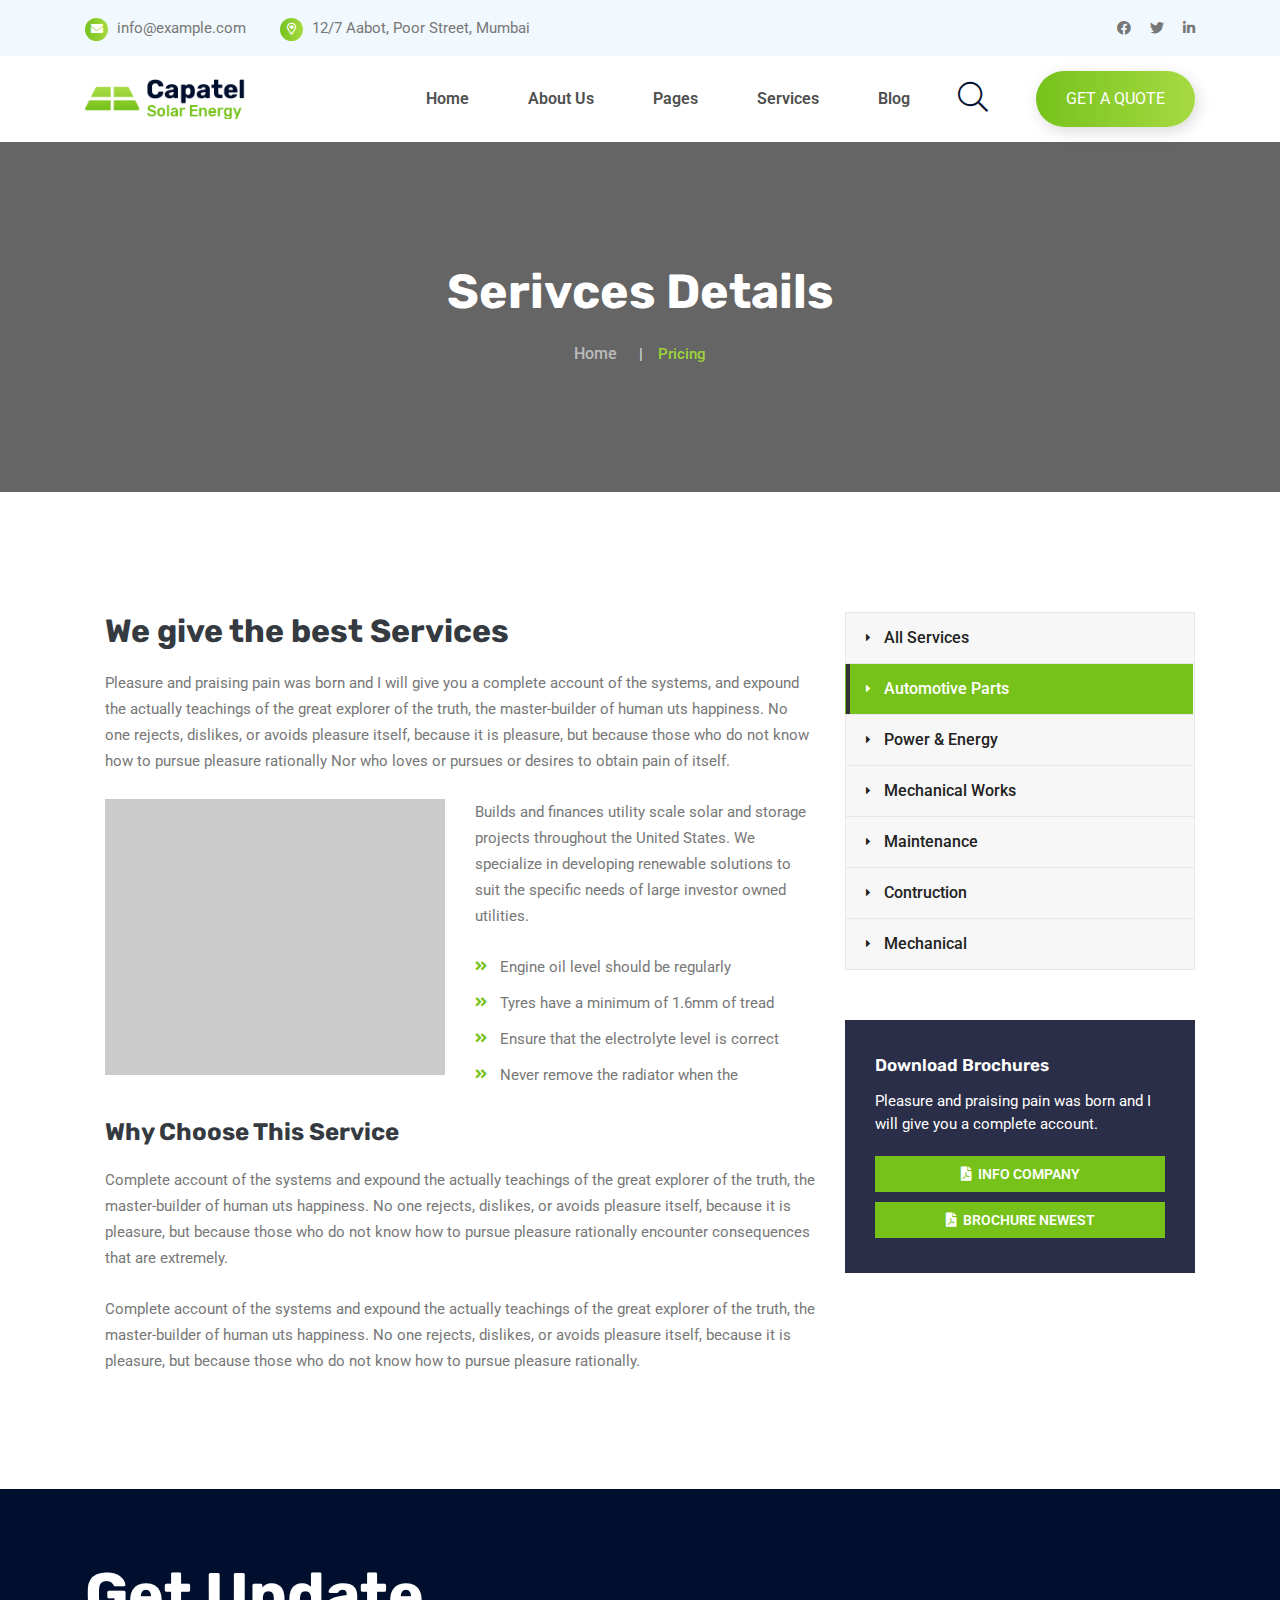
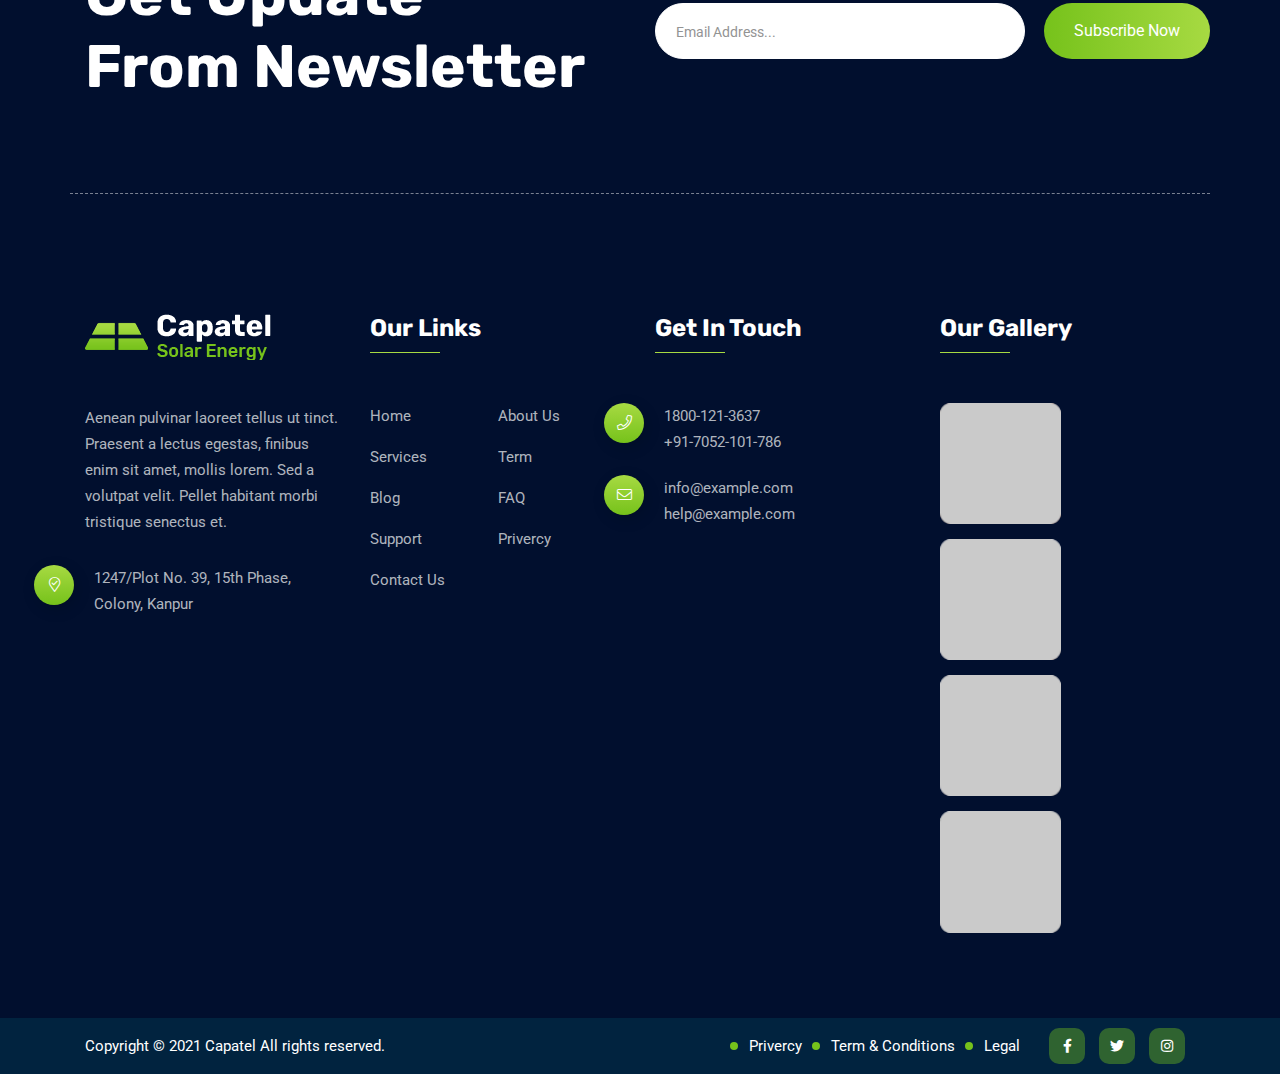
<file: services-detail.html>
<!doctype html>
<html class="no-js" lang="zxx">
    <head>
        <meta charset="utf-8">
        <meta http-equiv="x-ua-compatible" content="ie=edge">
        <title>Capatel - Solar Energy HTML Template</title>
        <meta name="description" content="">
        <meta name="viewport" content="width=device-width, initial-scale=1">
		<link rel="shortcut icon" type="image/x-icon" href="img/favicon.ico">
        <!-- Place favicon.ico in the root directory -->

		<!-- CSS here -->
        <link rel="stylesheet" href="css/bootstrap.min.css">
        <link rel="stylesheet" href="css/animate.min.css">
        <link rel="stylesheet" href="css/magnific-popup.css">
        <link rel="stylesheet" href="fontawesome/css/all.min.css">
        <link rel="stylesheet" href="font-flaticon/flaticon.css">
        <link rel="stylesheet" href="css/dripicons.css">
        <link rel="stylesheet" href="css/slick.css">
        <link rel="stylesheet" href="css/meanmenu.css">
        <link rel="stylesheet" href="css/default.css">
        <link rel="stylesheet" href="css/style.css">
        <link rel="stylesheet" href="css/responsive.css">
    </head>
    <body>
     <!-- header -->
        <header class="header-area">  
            <div class="header-top second-header d-none d-md-block">
                <div class="container">
                    <div class="row align-items-center">                                              
                        <div class="col-lg-6 col-md-8 d-none  d-md-block">
                            <div class="header-cta">
                                <ul>                                   
                                    <li>
                                        <i class="fas fa-envelope"></i>
                                      
                                        <span>info@example.com</span>
                                    </li>
                                     <li>
                                      <i class="far fa-map-marker-alt"></i>
                                        <span>12/7 Aabot, Poor Street, Mumbai</span>
                                    </li>
                                </ul>
                            </div>
                        </div>
                         <div class="col-lg-6 col-md-6 d-none d-lg-block">
                             <div class="header-social text-right">
                            <span>
                                <a href="#" title="Facebook"><i class="fab fa-facebook"></i></a>
                                <a href="#" title="Twitter"><i class="fab fa-twitter"></i></a>
                                <a href="#" title="LinkedIn"><i class="fab fa-linkedin-in"></i></a>                               
                               </span>                    
                               <!--  /social media icon redux -->                               
                        </div>
                        </div>
                         
                    </div>
                </div>
            </div>
			 <div id="header-sticky" class="menu-area">
                <div class="container">
                    <div class="second-menu">
                        <div class="row align-items-center">
                            <div class="col-xl-2 col-lg-2">
                                <div class="logo">
                                    <a href="index.html"><img src="img/logo/logo.png" alt="logo"></a>
                                </div>
                            </div>
                           <div class="col-xl-7 col-lg-7">
                              
                                <div class="main-menu text-right text-xl-right">
                                    <nav id="mobile-menu">
                                        <ul>
                                            <li class="has-sub">
												<a href="index.html">Home</a>
												<ul>
                                                    <li><a href="index.html">Home Page 01</a></li>
                                                    <li><a href="index-2.html">Home Page 02</a></li>

												</ul>
											</li>
                                            <li><a href="about.html">About Us</a></li>
                                            <li class="has-sub"><a href="#">Pages</a>
												<ul>
                                                    <li><a href="projects.html">Project</a></li>
                                                    <li><a href="projects-detail.html">Project Details</a></li>

                                                    <li><a href="pricing.html">Pricing</a></li>
                                                    <li><a href="team.html">Team</a></li>
                                                    <li><a href="faq.html">Faq</a></li>
                                                    <li><a href="shop.html">Shop</a></li>
                                                    <li><a href="shop-details.html">Shop Details</a>
												</li></ul>
											</li>
                                            <li class="has-sub"> 
                                              <a href="services.html">Services</a>
                                                <ul>
                                                     <li><a href="services.html">Services</a></li>
                                                    <li><a href="services-detail.html">Services Details</a></li>
												</ul>
                                            </li>
                                           
											<li class="has-sub"> 
                                                <a href="blog.html">Blog</a>
                                                <ul>
                                                    <li><a href="blog.html">Blog</a></li>
                                                    <li><a href="blog-details.html">Blog Details</a></li>
												</ul>
                                            </li>
                                                                        
										
                                          
                                        </ul>
                                    </nav>
                                </div>
                            </div>   
                             <div class="col-xl-1 col-lg-1 text-center d-none d-lg-block mt-15 mb-15">
                                <a href="contact.html" class="menu-tigger"><i class="fal fa-search"></i></a>
                            </div>
                            <div class="col-xl-2 col-lg-2 text-right d-none d-lg-block mt-15 mb-15">
                                <a href="contact.html" class="btn ss-btn">Get A Quote</a>
                            </div>
                          
                            
                                <div class="col-12">
                                    <div class="mobile-menu"></div>
                                </div>
                        </div>
                    </div>
                </div>
            </div>
        </header>
        <!-- header-end -->
        <!-- offcanvas-area -->
                <div class="offcanvas-menu">
                <span class="menu-close"><i class="fas fa-times"></i></span>
              <form role="search" method="get" id="searchform"   class="searchform" action="http://wordpress.zcube.in/xconsulta/">
                                <input type="text" name="s" id="search" value="" placeholder="Search"  />
                                <button><i class="fa fa-search"></i></button>
                            </form>

                    
                    <div id="cssmenu3" class="menu-one-page-menu-container">
                        <ul id="menu-one-page-menu-2" class="menu">
                            <li class="menu-item menu-item-type-custom menu-item-object-custom"><a href="index.html">Home</a></li>
                            <li class="menu-item menu-item-type-custom menu-item-object-custom"><a href="about.html">About Us</a></li>
                            <li class="menu-item menu-item-type-custom menu-item-object-custom"><a href="services.html">Services</a></li>
                             <li class="menu-item menu-item-type-custom menu-item-object-custom"><a href="pricing.html">Pricing </a></li>
                             <li class="menu-item menu-item-type-custom menu-item-object-custom"><a href="team.html">Team </a></li>
                             
                             <li class="menu-item menu-item-type-custom menu-item-object-custom"><a href="projects.html">Gallery Study</a></li>
                             <li class="menu-item menu-item-type-custom menu-item-object-custom"><a href="blog.html">Blog</a></li>
                            <li class="menu-item menu-item-type-custom menu-item-object-custom"><a href="contact.html">Contact</a></li>
                        </ul>
                    </div>  
                    
                    <div id="cssmenu2" class="menu-one-page-menu-container">
                        <ul id="menu-one-page-menu-1" class="menu">
                            <li class="menu-item menu-item-type-custom menu-item-object-custom"><a href="#home"><span>+8 12 3456897</span></a></li>
                            <li class="menu-item menu-item-type-custom menu-item-object-custom"><a href="#howitwork"><span>info@example.com</span></a></li>
                        </ul>
                    </div>                
            </div>
            <div class="offcanvas-overly"></div>
                 <!-- offcanvas-end -->
        <!-- main-area -->
        <main>
            
            <!-- search-popup -->
		<div class="modal fade bs-example-modal-lg search-bg popup1" tabindex="-1" role="dialog">
			<div class="modal-dialog modal-lg" role="document">
				<div class="modal-content search-popup">
					<div class="text-center">
						<a href="#" class="close2" data-dismiss="modal" aria-label="Close">× close</a>
					</div>
					<div class="row search-outer">
						<div class="col-md-11"><input type="text" placeholder="Search for products..." /></div>
						<div class="col-md-1 text-right"><a href="#"><i class="fa fa-search" aria-hidden="true"></i></a></div>
					</div>
				</div>
			</div>
		</div>
		<!-- /search-popup -->
            <!-- breadcrumb-area -->
             <section class="breadcrumb-area d-flex align-items-center" style="background-image:url(img/testimonial/test-bg.png)">
                <div class="container">
                    <div class="row align-items-center">
                        <div class="col-xl-12 col-lg-12">
                            <div class="breadcrumb-wrap text-left">
                                <div class="breadcrumb-title">
                                    <h2>Serivces Details</h2>    
                                    <div class="breadcrumb-wrap">
                              
                                <nav aria-label="breadcrumb">
                                    <ol class="breadcrumb">
                                        <li class="breadcrumb-item"><a href="index.html">Home</a></li>
                                        <li class="breadcrumb-item active" aria-current="page">Pricing</li>
                                    </ol>
                                </nav>
                            </div>
                                </div>
                            </div>
                        </div>
                        
                    </div>
                </div>
            </section>
            <!-- breadcrumb-area-end -->
			<!-- service-details-area -->
            <div class="about-area5 about-p pt-120 pb-90 p-relative">
                <div class="container">
                    <div class="row">
                         <!-- #right side -->
                        <div class="col-sm-12 col-md-12 col-lg-4 order-2">
                           <aside class="sidebar services-sidebar">
                        
                        <!-- Category Widget -->
                        <div class="sidebar-widget categories">
                            <div class="widget-content">
                                <!-- Services Category -->
                                <ul class="services-categories">
                                    <li><a href="services.html">All Services</a></li>
                                    <li class="active"><a href="service-detail.html">Automotive Parts</a></li>
                                    <li><a href="services-detail.html">Power &amp; Energy</a></li>
                                    <li><a href="service-detail.html">Mechanical Works</a></li>                                    
                                    <li><a href="services-detail.html">Maintenance</a></li>
                                    <li><a href="services-detail.html">Contruction</a></li>
                                    <li><a href="services-detail.html">Mechanical</a></li>
                                </ul>
                            </div>
                        </div>
                        
                        <!--Brochures Box-->
                        <div class="brochures-box">
                            <div class="inner">
                                <h4>Download Brochures</h4>
                                <div class="text">Pleasure and praising pain was born and I will give you a complete account.</div>
                                <a class="theme-btn btn-style-one" href="#"><span class="btn-title"><i class="fa fa-file-pdf"></i> Info Company</span></a>
                                <a class="theme-btn btn-style-one" href="#"><span class="btn-title"><i class="fa fa-file-pdf"></i> Brochure Newest</span></a>
                            </div>
                        </div>
                    </aside>
                        </div>
                        <!-- #right side end -->
                       
                        
					<div class="col-lg-8 col-md-12 col-sm-12 order-1">
                           <div class="service-detail">
                            

                        <div class="content-box">
                            <h2> We give the best Services </h2>
                            <p>Pleasure and praising pain was born and I will give you a complete account of the systems, and expound the actually teachings of the great explorer of the truth, the master-builder of human uts happiness. No one rejects, dislikes, or avoids pleasure itself, because it is pleasure, but because those who do not know how to pursue pleasure rationally Nor who loves or pursues or desires to obtain pain of itself.</p>
    
                            <!-- Two Column -->
                            <div class="two-column">
                                <div class="row">
                                     <div class="image-column col-xl-6 col-lg-12 col-md-12">
                                        <figure class="image"><img src="img/resource/post-img-1.jpg" alt=""></figure>
                                    </div>
                                    <div class="text-column col-xl-6 col-lg-12 col-md-12">
                                        <p>Builds and finances utility scale solar and storage projects throughout the United States. We specialize in developing renewable solutions to suit the specific needs of large investor owned utilities.</p>

                                        <ul class="list-style-one">
                                            <li>Engine oil level should be regularly</li>
                                            <li>Tyres have a minimum of 1.6mm of tread</li>
                                            <li>Ensure that the electrolyte level is correct</li>
                                            <li>Never remove the radiator when the</li>
                                          
                                        </ul>
                                    </div>
                                   
                                </div>
                            </div>

                            <h3>Why Choose This Service</h3>

                            <p>Complete account of the systems and expound the actually teachings of the great explorer of the truth, the master-builder of human uts happiness. No one rejects, dislikes, or avoids pleasure itself, because it is pleasure, but because those who do not know how to pursue pleasure rationally encounter consequences that are extremely.</p>

                            <p>Complete account of the systems and expound the actually teachings of the great explorer of the truth, the master-builder of human uts happiness. No one rejects, dislikes, or avoids pleasure itself, because it is pleasure, but because those who do not know how to pursue pleasure rationally.</p>

                           
                        </div>
                    </div>
                        </div>
                     
                    </div>
                </div>
            </div>
            <!-- service-details-area-end -->
            
        </main>
        <!-- main-area-end -->
<!-- footer -->
        <footer class="footer-bg footer-p">
            <div class="footer-top-heiding pt-70 pb-120">
                <div class="container">
                    <div class="row align-items-center">
                        <div class="col-lg-6">
                            <div class="section-title">        
                                <h2> Get Update<br> From Newsletter</h2>
                               
                            </div>
                        </div>
                         <div class="col-xl-6 col-lg-6">
                             <div class="newslater-area">
                                <form name="ajax-form" id="contact-form4" action="#" method="post" class="contact-form newslater">
                               <div class="form-group">
                                  <input class="form-control" id="email2" name="email" type="email" placeholder="Email Address..." value="" required=""> 
                                  <button type="submit" class="btn btn-custom" id="send2">Subscribe Now</button>
                               </div>
                               <!-- /Form-email -->	
                            </form>
                             </div>
                            
                        </div>
                    </div>
                </div>
            
            </div>
             <div class="footer-top pb-40">
                <div class="container">
                    <div class="row justify-content-between">
                        
                          <div class="col-xl-3 col-lg-3 col-sm-6">
                            <div class="footer-widget mb-30">
                                <div class="f-widget-title mb-45">
                                   <img src="img/logo/f_logo.png" alt="img">
                                </div>
                                <div class="footer-link">
                                    Aenean pulvinar laoreet tellus ut tinct. Praesent a lectus egestas, finibus enim sit amet, mollis lorem. Sed a volutpat velit. Pellet habitant morbi tristique senectus et.
                                </div>
                                <div class="f-contact mt-30">
                                    <ul>
                                
                                    <li>
                                        <i class="icon fal fa-map-marker-check"></i>
                                        <span>1247/Plot No. 39, 15th
Phase, Colony, Kanpur</span>
                                    </li>
                                    
                                </ul>
                                    
                                    </div>
                               
                              
                            </div>
                        </div>
						<div class="col-xl-3 col-lg-3 col-sm-6">
                            <div class="footer-widget mb-30">
                                <div class="f-widget-title">
                                    <h2>Our Links</h2>
                                </div>
                                <div class="footer-link">
                                    <ul>                                        
                                        <li><a href="index.html">Home</a></li>
                                        <li><a href="about.html"> About Us</a></li>
                                        <li><a href="services.html"> Services </a></li>
                                         <li><a href="#">Term</a></li>
                                        <li><a href="blog.html">Blog </a></li>
                                         <li><a href="faq.html">FAQ</a></li>
                                        <li><a href="#">Support</a></li>
                                        <li><a href="#">Privercy</a></li>
                                          <li><a href="contact.html"> Contact Us</a></li>
                                       
                                    </ul>
                                </div>
                            </div>
                        </div>
                        <div class="col-xl-3 col-lg-3 col-sm-6">
                            
                            <div class="footer-widget mb-30">
                                 <div class="f-widget-title">
                                    <h2>Get In Touch</h2>
                                </div>
                               <div class="f-contact">
                                    <ul>
                                    <li>
                                        <i class="icon fal fa-phone"></i>
                                        <span>1800-121-3637<br>+91-7052-101-786</span>
                                    </li>
                                   <li><i class="icon fal fa-envelope"></i>
                                        <span>
                                            <a href="mailto:info@example.com">info@example.com</a>
                                       <br>
                                       <a href="mailto:help@example.com">help@example.com</a>
                                       </span>
                                    </li>
                                    
                                    
                                </ul>
                                    
                                    </div>
                            </div>
                        </div>  
                       <div class="col-xl-3 col-lg-3 col-sm-6">
                            <div class="footer-widget mb-30">
                                <div class="f-widget-title">
                                    <h2>Our Gallery</h2>
                                </div>
                                <div class="f-insta">
                                    <ul>
                                        <li><a href="img/instagram/f-galler-01.png" class="popup-image"><img src="img/instagram/f-galler-01.png" alt="img"></a></li>
                                       <li><a href="img/instagram/f-galler-02.png" class="popup-image"><img src="img/instagram/f-galler-02.png" alt="img"></a></li>
                                        <li><a href="img/instagram/f-galler-03.png" class="popup-image"><img src="img/instagram/f-galler-03.png" alt="img"></a></li>
                                        <li><a href="img/instagram/f-galler-04.png" class="popup-image"><img src="img/instagram/f-galler-04.png" alt="img"></a></li>
                                      
                                        
                                    </ul>
                                </div>
                            </div>
                        </div>  
                      
                        
                    </div>
                </div>
            </div>
            <div class="copyright-wrap">
                <div class="container">
                    <div class="row align-items-center">
                        <div class="col-lg-6">                         
                              Copyright © 2021 Capatel All rights reserved.  
                        </div>
                        <div class="col-lg-6 text-right text-xl-right">                       
                            <ul>
                                <li><a href="#">Privercy</a></li>
                                <li><a href="#">Term &amp; Conditions</a></li>
                                <li><a href="#">Legal</a></li>
                                <li> <span class="footer-social">                                    
                                    <a href="#"><i class="fab fa-facebook-f"></i></a>
                                    <a href="#"><i class="fab fa-twitter"></i></a>
                                    <a href="#"><i class="fab fa-instagram"></i></a>
                                </span></li>
                            </ul>                 
                        </div>
                        
                    </div>
                </div>
            </div>
        </footer>
        <!-- footer-end -->

		<!-- JS here -->
        <script src="js/vendor/modernizr-3.5.0.min.js"></script>
        <script src="js/vendor/jquery-3.6.0.min.js"></script>
        <script src="js/popper.min.js"></script>
        <script src="js/bootstrap.min.js"></script>
        <script src="js/slick.min.js"></script>
        <script src="js/ajax-form.js"></script>
        <script src="js/paroller.js"></script>
        <script src="js/wow.min.js"></script>
        <script src="js/js_isotope.pkgd.min.js"></script>
        <script src="js/imagesloaded.min.js"></script>
        <script src="js/parallax.min.js"></script>
         <script src="js/jquery.waypoints.min.js"></script>
        <script src="js/jquery.counterup.min.js"></script>
        <script src="js/jquery.scrollUp.min.js"></script>
        <script src="js/jquery.meanmenu.min.js"></script>
        <script src="js/parallax-scroll.js"></script>
        <script src="js/jquery.magnific-popup.min.js"></script>
        <script src="js/element-in-view.js"></script>
        <script src="js/main.js"></script>
    </body>
</html>
</file>
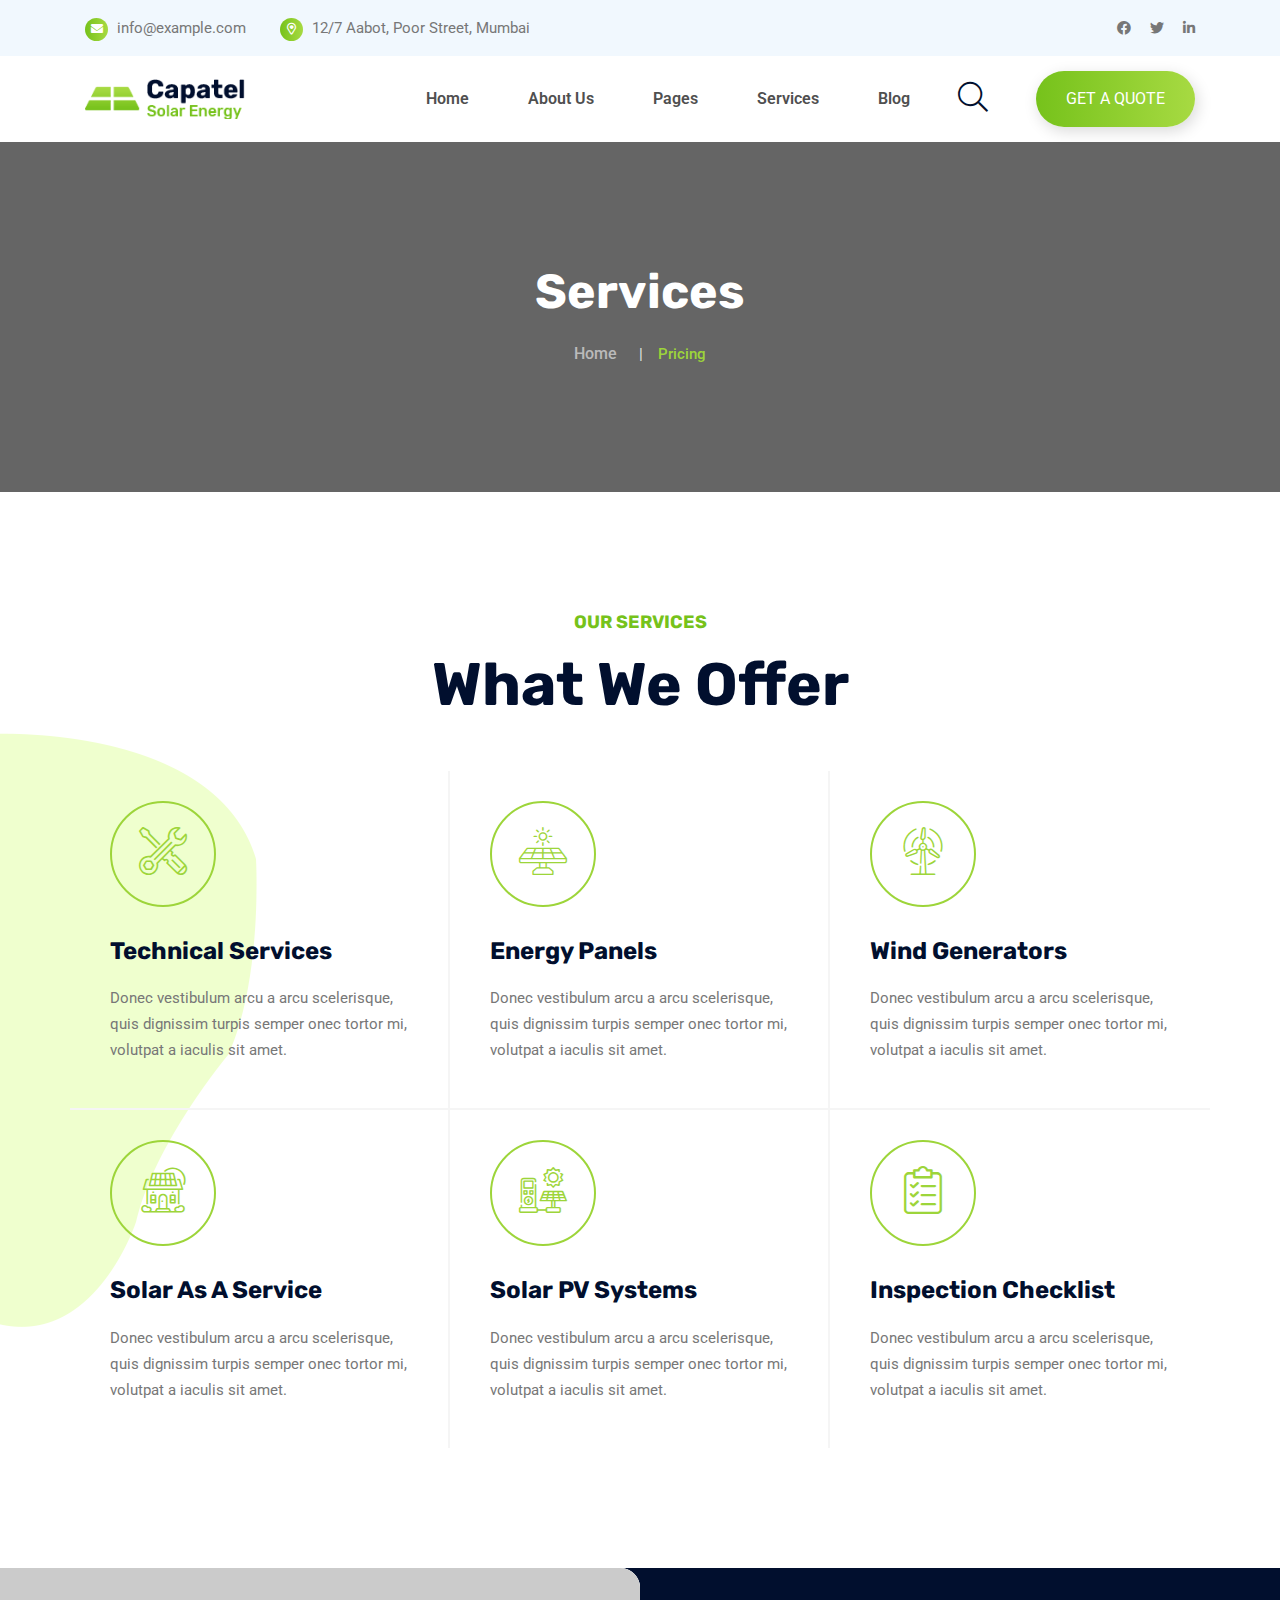
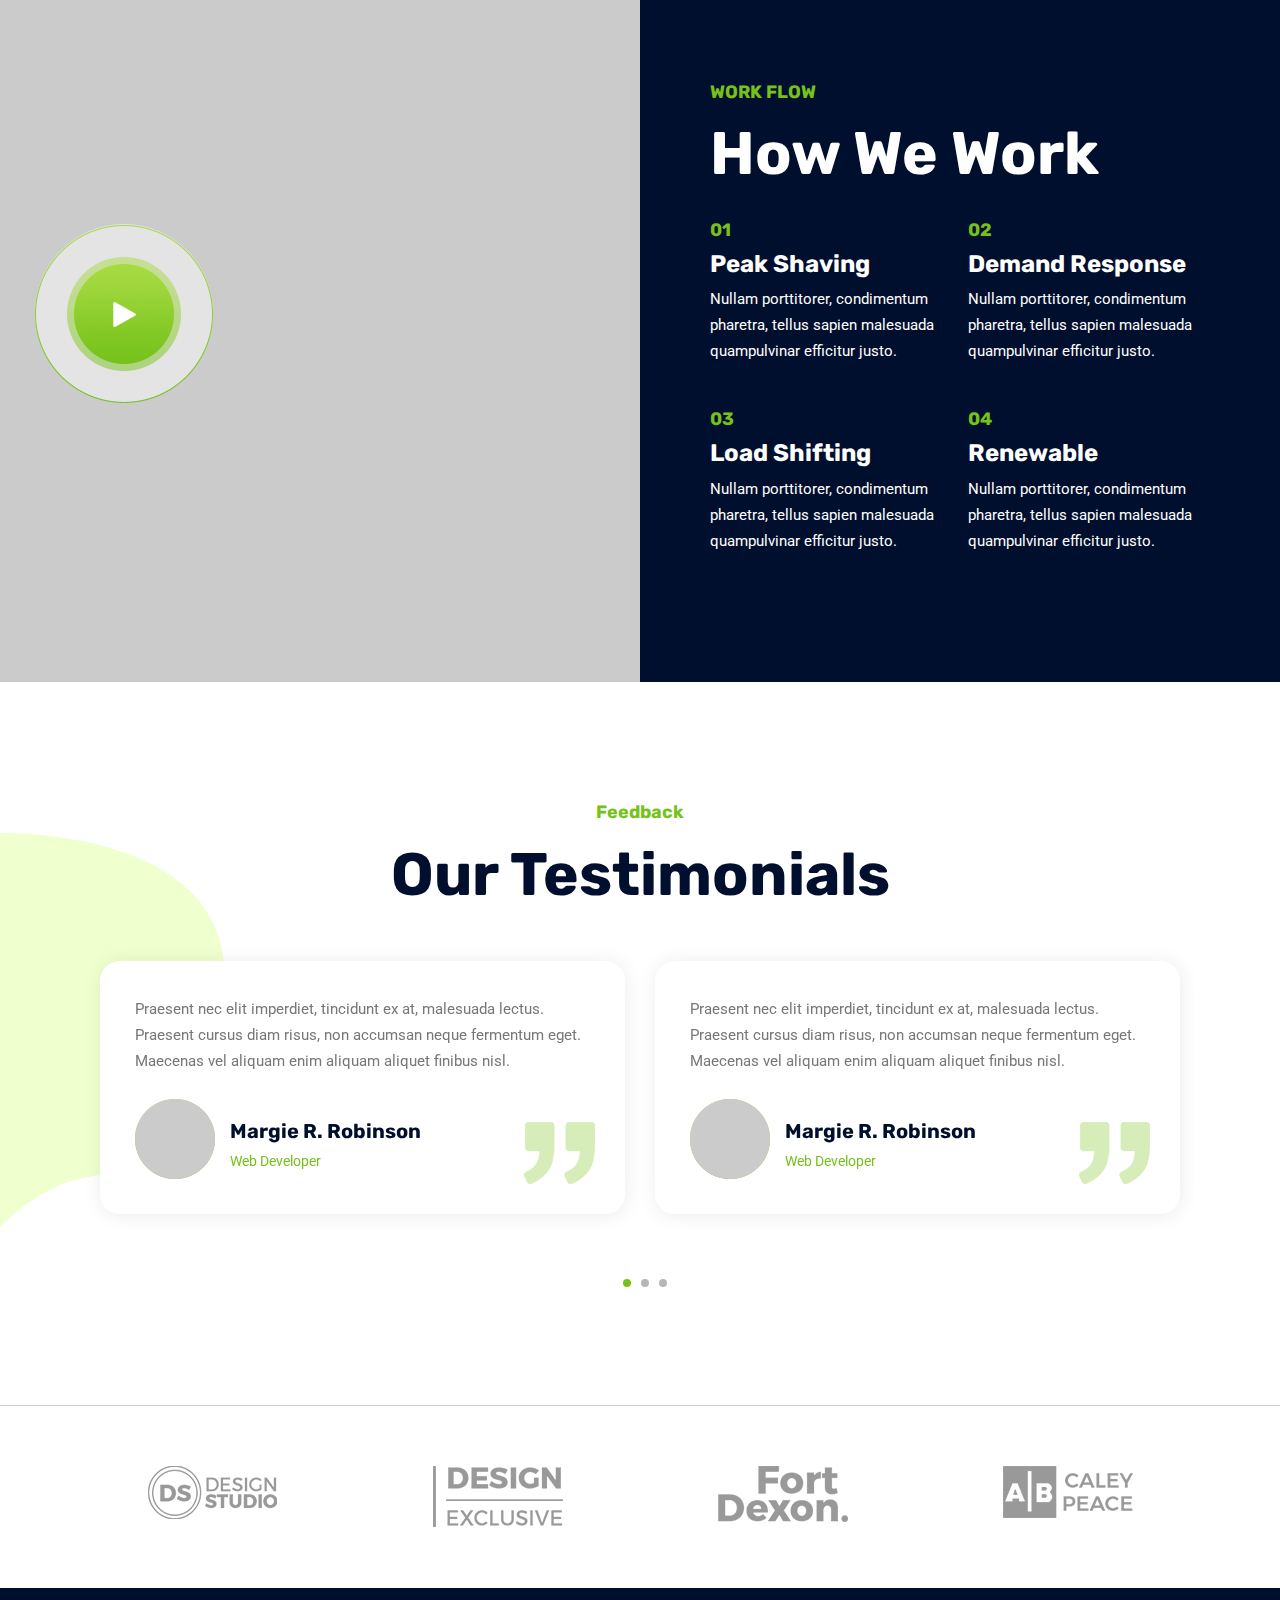
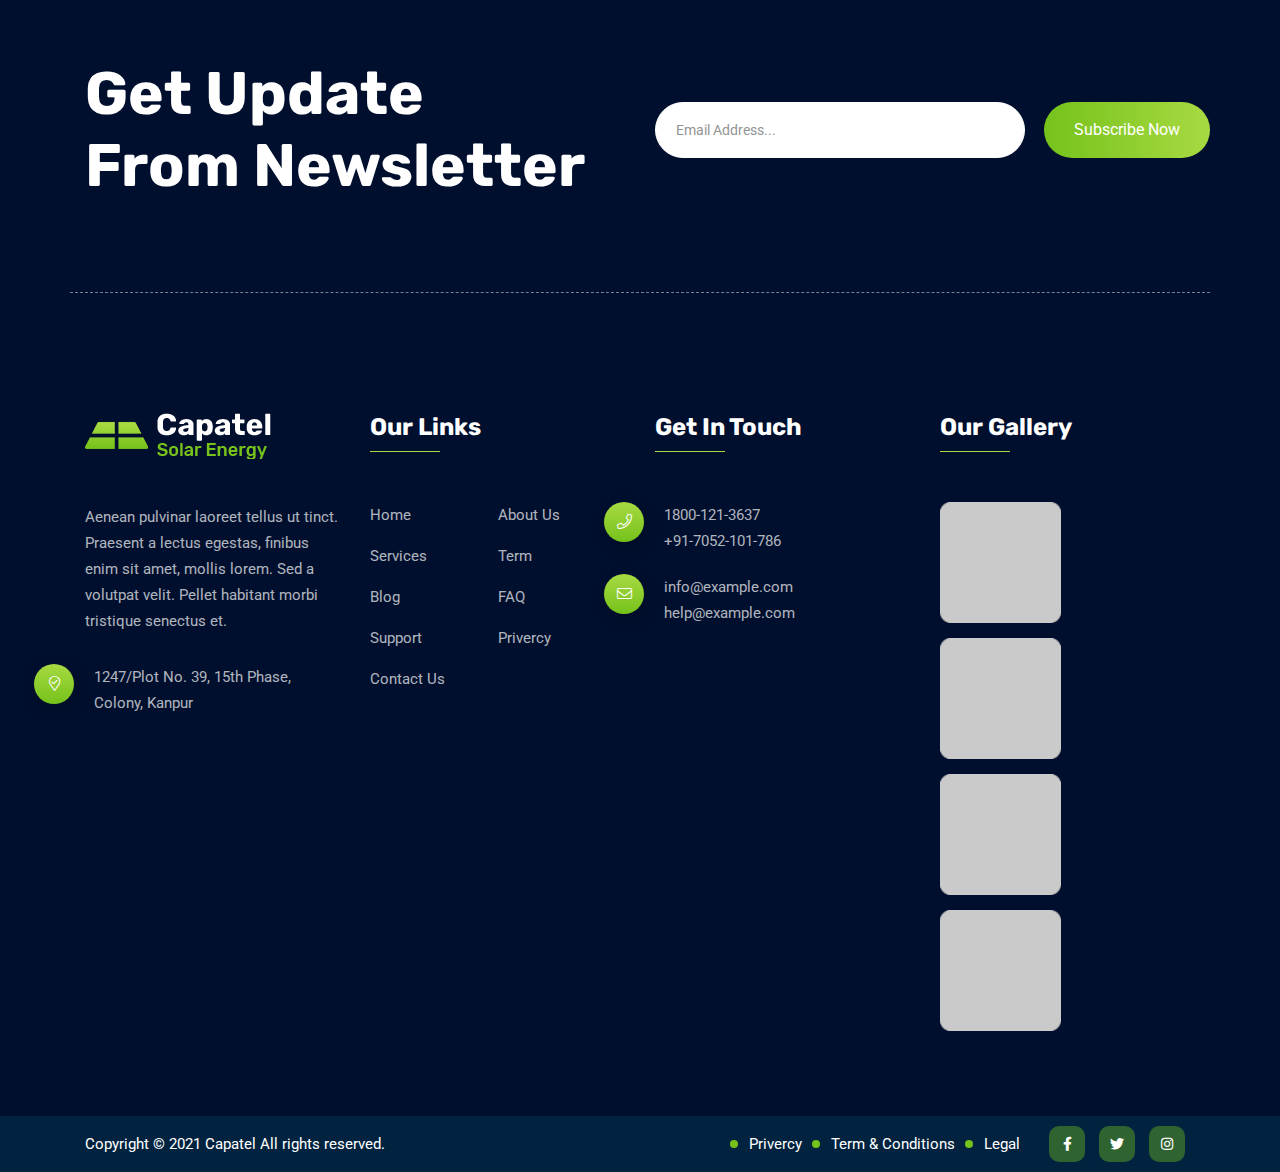
<file: services.html>
<!doctype html>
<html class="no-js" lang="zxx">
    <head>
        <meta charset="utf-8">
        <meta http-equiv="x-ua-compatible" content="ie=edge">
        <title>Capatel - Solar Energy HTML Template</title>
        <meta name="description" content="">
        <meta name="viewport" content="width=device-width, initial-scale=1">
		<link rel="shortcut icon" type="image/x-icon" href="img/favicon.ico">
        <!-- Place favicon.ico in the root directory -->

		<!-- CSS here -->
        <link rel="stylesheet" href="css/bootstrap.min.css">
        <link rel="stylesheet" href="css/animate.min.css">
        <link rel="stylesheet" href="css/magnific-popup.css">
        <link rel="stylesheet" href="fontawesome/css/all.min.css">
        <link rel="stylesheet" href="font-flaticon/flaticon.css">
        <link rel="stylesheet" href="css/dripicons.css">
        <link rel="stylesheet" href="css/slick.css">
        <link rel="stylesheet" href="css/meanmenu.css">
        <link rel="stylesheet" href="css/default.css">
        <link rel="stylesheet" href="css/style.css">
        <link rel="stylesheet" href="css/responsive.css">
    </head>
    <body>
    <!-- header -->
        <header class="header-area">  
            <div class="header-top second-header d-none d-md-block">
                <div class="container">
                    <div class="row align-items-center">                                              
                        <div class="col-lg-6 col-md-8 d-none  d-md-block">
                            <div class="header-cta">
                                <ul>                                   
                                    <li>
                                        <i class="fas fa-envelope"></i>
                                      
                                        <span>info@example.com</span>
                                    </li>
                                     <li>
                                      <i class="far fa-map-marker-alt"></i>
                                        <span>12/7 Aabot, Poor Street, Mumbai</span>
                                    </li>
                                </ul>
                            </div>
                        </div>
                         <div class="col-lg-6 col-md-6 d-none d-lg-block">
                             <div class="header-social text-right">
                            <span>
                                <a href="#" title="Facebook"><i class="fab fa-facebook"></i></a>
                                <a href="#" title="Twitter"><i class="fab fa-twitter"></i></a>
                                <a href="#" title="LinkedIn"><i class="fab fa-linkedin-in"></i></a>                               
                               </span>                    
                               <!--  /social media icon redux -->                               
                        </div>
                        </div>
                         
                    </div>
                </div>
            </div>
			 <div id="header-sticky" class="menu-area">
                <div class="container">
                    <div class="second-menu">
                        <div class="row align-items-center">
                            <div class="col-xl-2 col-lg-2">
                                <div class="logo">
                                    <a href="index.html"><img src="img/logo/logo.png" alt="logo"></a>
                                </div>
                            </div>
                           <div class="col-xl-7 col-lg-7">
                              
                                <div class="main-menu text-right text-xl-right">
                                    <nav id="mobile-menu">
                                        <ul>
                                            <li class="has-sub">
												<a href="index.html">Home</a>
												<ul>
                                                    <li><a href="index.html">Home Page 01</a></li>
                                                    <li><a href="index-2.html">Home Page 02</a></li>

												</ul>
											</li>
                                            <li><a href="about.html">About Us</a></li>
                                            <li class="has-sub"><a href="#">Pages</a>
												<ul>
                                                    <li><a href="projects.html">Project</a></li>
                                                    <li><a href="projects-detail.html">Project Details</a></li>

                                                    <li><a href="pricing.html">Pricing</a></li>
                                                    <li><a href="team.html">Team</a></li>
                                                    <li><a href="faq.html">Faq</a></li>
                                                    <li><a href="shop.html">Shop</a></li>
                                                    <li><a href="shop-details.html">Shop Details</a>
												</li></ul>
											</li>
                                            <li class="has-sub"> 
                                              <a href="services.html">Services</a>
                                                <ul>
                                                     <li><a href="services.html">Services</a></li>
                                                    <li><a href="services-detail.html">Services Details</a></li>
												</ul>
                                            </li>
                                           
											<li class="has-sub"> 
                                                <a href="blog.html">Blog</a>
                                                <ul>
                                                    <li><a href="blog.html">Blog</a></li>
                                                    <li><a href="blog-details.html">Blog Details</a></li>
												</ul>
                                            </li>
                                                                        
										
                                          
                                        </ul>
                                    </nav>
                                </div>
                            </div>   
                             <div class="col-xl-1 col-lg-1 text-center d-none d-lg-block mt-15 mb-15">
                                <a href="contact.html" class="menu-tigger"><i class="fal fa-search"></i></a>
                            </div>
                            <div class="col-xl-2 col-lg-2 text-right d-none d-lg-block mt-15 mb-15">
                                <a href="contact.html" class="btn ss-btn">Get A Quote</a>
                            </div>
                          
                            
                                <div class="col-12">
                                    <div class="mobile-menu"></div>
                                </div>
                        </div>
                    </div>
                </div>
            </div>
        </header>
        <!-- header-end -->
        <!-- offcanvas-area -->
                <div class="offcanvas-menu">
                <span class="menu-close"><i class="fas fa-times"></i></span>
              <form role="search" method="get" id="searchform"   class="searchform" action="http://wordpress.zcube.in/xconsulta/">
                                <input type="text" name="s" id="search" value="" placeholder="Search"  />
                                <button><i class="fa fa-search"></i></button>
                            </form>

                    
                    <div id="cssmenu3" class="menu-one-page-menu-container">
                        <ul id="menu-one-page-menu-2" class="menu">
                            <li class="menu-item menu-item-type-custom menu-item-object-custom"><a href="index.html">Home</a></li>
                            <li class="menu-item menu-item-type-custom menu-item-object-custom"><a href="about.html">About Us</a></li>
                            <li class="menu-item menu-item-type-custom menu-item-object-custom"><a href="services.html">Services</a></li>
                             <li class="menu-item menu-item-type-custom menu-item-object-custom"><a href="pricing.html">Pricing </a></li>
                             <li class="menu-item menu-item-type-custom menu-item-object-custom"><a href="team.html">Team </a></li>
                             
                             <li class="menu-item menu-item-type-custom menu-item-object-custom"><a href="projects.html">Gallery Study</a></li>
                             <li class="menu-item menu-item-type-custom menu-item-object-custom"><a href="blog.html">Blog</a></li>
                            <li class="menu-item menu-item-type-custom menu-item-object-custom"><a href="contact.html">Contact</a></li>
                        </ul>
                    </div>  
                    
                    <div id="cssmenu2" class="menu-one-page-menu-container">
                        <ul id="menu-one-page-menu-1" class="menu">
                            <li class="menu-item menu-item-type-custom menu-item-object-custom"><a href="#home"><span>+8 12 3456897</span></a></li>
                            <li class="menu-item menu-item-type-custom menu-item-object-custom"><a href="#howitwork"><span>info@example.com</span></a></li>
                        </ul>
                    </div>                
            </div>
            <div class="offcanvas-overly"></div>
                 <!-- offcanvas-end -->
        <!-- main-area -->
        <main>
            
            <!-- search-popup -->
		<div class="modal fade bs-example-modal-lg search-bg popup1" tabindex="-1" role="dialog">
			<div class="modal-dialog modal-lg" role="document">
				<div class="modal-content search-popup">
					<div class="text-center">
						<a href="#" class="close2" data-dismiss="modal" aria-label="Close">× close</a>
					</div>
					<div class="row search-outer">
						<div class="col-md-11"><input type="text" placeholder="Search for products..." /></div>
						<div class="col-md-1 text-right"><a href="#"><i class="fa fa-search" aria-hidden="true"></i></a></div>
					</div>
				</div>
			</div>
		</div>
		<!-- /search-popup -->
            <!-- breadcrumb-area -->
             <section class="breadcrumb-area d-flex align-items-center" style="background-image:url(img/testimonial/test-bg.png)">
                <div class="container">
                    <div class="row align-items-center">
                        <div class="col-xl-12 col-lg-12">
                            <div class="breadcrumb-wrap text-left">
                                <div class="breadcrumb-title">
                                    <h2>Services</h2>    
                                    <div class="breadcrumb-wrap">
                              
                                <nav aria-label="breadcrumb">
                                    <ol class="breadcrumb">
                                        <li class="breadcrumb-item"><a href="index.html">Home</a></li>
                                        <li class="breadcrumb-item active" aria-current="page">Pricing</li>
                                    </ol>
                                </nav>
                            </div>
                                </div>
                            </div>
                        </div>
                        
                    </div>
                </div>
            </section>
            <!-- breadcrumb-area-end -->
			 <!-- services-three-area -->
            <section id="services-08" class="services-08 pt-120 pb-120 p-relative" style="background: url(img/bg/aliment-left.png) no-repeat; background-position: left center;">
                <div class="container">
                    <div class="row">   
                        <div class="col-lg-12">
                            <div class="section-title center-align mb-50 text-center">
                                 <h5>OUR SERVICES</h5>  
                                <h2>
                                   What We Offer
                                </h2>
                             
                            </div>
                           
                        </div>
                         
                    </div>
                    <div class="row services-08-item--wrapper mt-0">
                            <div class="col-lg-4 col-md-4">
                                <div class="services-08-item">
                                    <div class="services-08-thumb">
                                     <i class="flaticon flaticon-customer-support"></i>
                                    </div>
                                    <div class="services-08-content">
                                        <h3><a href="services-detail.html"> Technical Services</a> </h3>
                                        <p>Donec vestibulum arcu a arcu scelerisque, quis dignissim turpis semper onec tortor mi, volutpat a iaculis sit amet.</p>
                                    </div>
                                </div>
                            </div>
                              <div class="col-lg-4 col-md-4">
                                <div class="services-08-item">
                                    <div class="services-08-thumb">
                                     <i class="flaticon flaticon-solar-panel"></i>
                                    </div>
                                    <div class="services-08-content">
                                        <h3><a href="services-detail.html"> Energy Panels</a></h3>
                                        <p>Donec vestibulum arcu a arcu scelerisque, quis dignissim turpis semper onec tortor mi, volutpat a iaculis sit amet.</p>
                                    </div>
                                </div>
                            </div>
                              <div class="col-lg-4 col-md-4">
                                <div class="services-08-item">
                                    <div class="services-08-thumb">
                                      <i class="flaticon flaticon-wind-energy"></i>
                                    </div>
                                    <div class="services-08-content">
                                        <h3><a href="services-detail.html">Wind Generators</a></h3>
                                        <p>Donec vestibulum arcu a arcu scelerisque, quis dignissim turpis semper onec tortor mi, volutpat a iaculis sit amet.</p>
                                    </div>
                                </div>
                            </div>
                        
                       
                        </div>
                    
                    <div class="row services-08-item--wrapper mt-0">
                             <div class="col-lg-4 col-md-4">
                                <div class="services-08-item">
                                    <div class="services-08-thumb">
                                      <i class="flaticon flaticon-eco-home"></i>
                                    </div>
                                    <div class="services-08-content">
                                        <h3><a href="services-detail.html">Solar As A Service</a></h3>
                                        <p>Donec vestibulum arcu a arcu scelerisque, quis dignissim turpis semper onec tortor mi, volutpat a iaculis sit amet.</p>
                                    </div>
                                </div>
                            </div>
                             <div class="col-lg-4 col-md-4">
                                <div class="services-08-item">
                                    <div class="services-08-thumb">
                                     <i class="flaticon flaticon-charging-station"></i>
                                    </div>
                                    <div class="services-08-content">
                                        <h3><a href="services-detail.html"> Solar PV Systems</a></h3>
                                        <p>Donec vestibulum arcu a arcu scelerisque, quis dignissim turpis semper onec tortor mi, volutpat a iaculis sit amet.</p>
                                    </div>
                                </div>
                            </div>
                             <div class="col-lg-4 col-md-4">
                                <div class="services-08-item">
                                    <div class="services-08-thumb">
                                      <i class="flaticon flaticon-clipboard"></i>
                                    </div>
                                    <div class="services-08-content">
                                        <h3><a href="services-detail.html">Inspection Checklist</a></h3>
                                        <p>Donec vestibulum arcu a arcu scelerisque, quis dignissim turpis semper onec tortor mi, volutpat a iaculis sit amet.</p>
                                    </div>
                                </div>
                            </div>
                       
                        </div>
					
                     
                    </div>
            </section>
           <!-- services-three-area -->
           
             <!-- video-area -->
            <section id="video" class="video-area about-p p-relative" style="background-color: #010f2e;">
                <div class="container">
                     <div class="row align-items-center">
                        <div class="col-lg-6">
                            <div class="s-video-wrap" style="background-image:url(img/bg/video-img.png)">
                                <div class="s-video-content">
                                    <a href="https://www.youtube.com/watch?v=7e90gBu4pas" class="popup-video mb-50"><img src="img/bg/play-button.png" alt="circle_right"></a>
                                   
                                </div>
                            </div>
                        </div>
                         <div class="col-lg-6 p-relative pl-70">
                            <div class="section-title">
                                 <H5>WORK FLOW</H5>
                                <h2>
                                 How We Work
                                </h2>
                            </div>
                             
                             <div class="row how-box-contaniner">
                                <div class="col-lg-6 mt-30">
                                    <div class="how-box">
                                        <h5>01</h5>
                                        <h3>Peak Shaving</h3>
                                        <p>Nullam porttitorer, condimentum pharetra, tellus sapien malesuada quampulvinar efficitur justo.</p>
                                    </div>
                                 </div>
                                   <div class="col-lg-6 mt-30">
                                    <div class="how-box">
                                        <h5>02</h5>
                                        <h3>Demand Response</h3>
                                        <p>Nullam porttitorer, condimentum pharetra, tellus sapien malesuada quampulvinar efficitur justo.</p>
                                    </div>
                                 </div>
                                   <div class="col-lg-6 mt-30">
                                    <div class="how-box">
                                        <h5>03</h5>
                                        <h3>Load Shifting</h3>
                                        <p>Nullam porttitorer, condimentum pharetra, tellus sapien malesuada quampulvinar efficitur justo.</p>
                                    </div>
                                 </div>
                                   <div class="col-lg-6 mt-30">
                                    <div class="how-box">
                                        <h5>04</h5>
                                        <h3>Renewable</h3>
                                        <p>Nullam porttitorer, condimentum pharetra, tellus sapien malesuada quampulvinar efficitur justo.</p>
                                    </div>
                                 </div>
                                
                             </div>
                           
                        </div>
                    </div>
                </div>
            </section>
            <!-- video-area-end -->
            <!-- testimonial-area -->
            <section class="testimonial-area pt-120 pb-100" style="background: url(img/bg/aliment-left2.png) no-repeat; background-position: left center;">
                <div class="container">
                    <div class="row">
                        <div class="col-lg-12">
                            <div class="section-title center-align mb-35 text-center">
                                 <h5> Feedback </h5>  
                                <h2>
                                  Our Testimonials
                                </h2>
                             
                            </div>
                           
                        </div>
                        
                        <div class="col-lg-12">
                            <div class="testimonial-active">
                                <div class="single-testimonial">
                                    <p>Praesent nec elit imperdiet, tincidunt ex at, malesuada lectus. Praesent cursus diam risus, non accumsan neque fermentum eget. Maecenas vel aliquam enim aliquam aliquet finibus nisl.</p>
                                    <div class="testi-author">
                                        <img src="img/testimonial/testi_avatar.png" alt="img">
                                        <div class="ta-info">
                                            <h6>Margie R. Robinson</h6>
                                            <span>Web Developer</span>
                                        </div>
                                    </div>
                                    <div class="qt-img">
                                    <img src="img/testimonial/qt-icon.png" alt="img">
                                    </div>
                                </div>
                                <div class="single-testimonial">
                                   <p>Praesent nec elit imperdiet, tincidunt ex at, malesuada lectus. Praesent cursus diam risus, non accumsan neque fermentum eget. Maecenas vel aliquam enim aliquam aliquet finibus nisl.</p>
                                    <div class="testi-author">
                                        <img src="img/testimonial/testi_avatar.png" alt="img">
                                        <div class="ta-info">
                                            <h6>Margie R. Robinson</h6>
                                            <span>Web Developer</span>
                                        </div>
                                    </div>
                                     <div class="qt-img">
                                    <img src="img/testimonial/qt-icon.png" alt="img">
                                    </div>
                                </div>
                               <div class="single-testimonial">
                                   <p>Praesent nec elit imperdiet, tincidunt ex at, malesuada lectus. Praesent cursus diam risus, non accumsan neque fermentum eget. Maecenas vel aliquam enim aliquam aliquet finibus nisl.</p>
                                    <div class="testi-author">
                                        <img src="img/testimonial/testi_avatar.png" alt="img">
                                        <div class="ta-info">
                                            <h6>Margie R. Robinson</h6>
                                            <span>Web Developer</span>
                                        </div>
                                    </div>
                                     <div class="qt-img">
                                    <img src="img/testimonial/qt-icon.png" alt="img">
                                    </div>
                                </div>
                                <div class="single-testimonial">
                                  <p>Praesent nec elit imperdiet, tincidunt ex at, malesuada lectus. Praesent cursus diam risus, non accumsan neque fermentum eget. Maecenas vel aliquam enim aliquam aliquet finibus nisl.</p>
                                    <div class="testi-author">
                                        <img src="img/testimonial/testi_avatar.png" alt="img">
                                        <div class="ta-info">
                                            <h6>Margie R. Robinson</h6>
                                            <span>Web Developer</span>
                                        </div>
                                    </div>
                                     <div class="qt-img">
                                    <img src="img/testimonial/qt-icon.png" alt="img">
                                    </div>
                                </div>
                                <div class="single-testimonial">
                                   <p>Praesent nec elit imperdiet, tincidunt ex at, malesuada lectus. Praesent cursus diam risus, non accumsan neque fermentum eget. Maecenas vel aliquam enim aliquam aliquet finibus nisl.</p>
                                    <div class="testi-author">
                                        <img src="img/testimonial/testi_avatar.png" alt="img">
                                        <div class="ta-info">
                                            <h6>Margie R. Robinson</h6>
                                            <span>Web Developer</span>
                                        </div>
                                    </div>
                                     <div class="qt-img">
                                    <img src="img/testimonial/qt-icon.png" alt="img">
                                    </div>
                                </div>
                                <div class="single-testimonial">
                                   <p>Praesent nec elit imperdiet, tincidunt ex at, malesuada lectus. Praesent cursus diam risus, non accumsan neque fermentum eget. Maecenas vel aliquam enim aliquam aliquet finibus nisl.</p>
                                    <div class="testi-author">
                                        <img src="img/testimonial/testi_avatar.png" alt="img">
                                        <div class="ta-info">
                                            <h6>Margie R. Robinson</h6>
                                            <span>Web Developer</span>
                                        </div>
                                    </div>
                                     <div class="qt-img">
                                    <img src="img/testimonial/qt-icon.png" alt="img">
                                    </div>
                                </div>
                            </div>
                        </div>
                    </div>
                </div>
            </section>
            <!-- testimonial-area-end -->
            
              <!-- brand-area -->
            <div class="brand-area pt-60 pb-60">
                <div class="container">
                    <div class="row brand-active">
                        <div class="col-xl-2">
                            <div class="single-brand">
                                 <img src="img/brand/b-logo1.png" alt="img">
                            </div>
                        </div>
                       <div class="col-xl-2">
                            <div class="single-brand">
                                     <img src="img/brand/b-logo2.png" alt="img">
                            </div>
                        </div>
                        <div class="col-xl-2">
                            <div class="single-brand">
                                  <img src="img/brand/b-logo3.png" alt="img">
                            </div>
                        </div>
                        <div class="col-xl-2">
                            <div class="single-brand">
                                  <img src="img/brand/b-logo4.png" alt="img">
                            </div>
                        </div>
                         <div class="col-xl-2">
                            <div class="single-brand">
                                 <img src="img/brand/b-logo5.png" alt="img">
                            </div>
                        </div>
                        <div class="col-xl-2">
                            <div class="single-brand">
                                 <img src="img/brand/b-logo6.png" alt="img">
                            </div>
                        </div>
                        
                    </div>
                </div>
            </div>
            <!-- brand-area-end -->
			

			
         
        </main>
        <!-- main-area-end -->
<!-- footer -->
        <footer class="footer-bg footer-p">
            <div class="footer-top-heiding pt-70 pb-120">
                <div class="container">
                    <div class="row align-items-center">
                        <div class="col-lg-6">
                            <div class="section-title">        
                                <h2> Get Update<br> From Newsletter</h2>
                               
                            </div>
                        </div>
                         <div class="col-xl-6 col-lg-6">
                             <div class="newslater-area">
                                <form name="ajax-form" id="contact-form4" action="#" method="post" class="contact-form newslater">
                               <div class="form-group">
                                  <input class="form-control" id="email2" name="email" type="email" placeholder="Email Address..." value="" required=""> 
                                  <button type="submit" class="btn btn-custom" id="send2">Subscribe Now</button>
                               </div>
                               <!-- /Form-email -->	
                            </form>
                             </div>
                            
                        </div>
                    </div>
                </div>
            
            </div>
             <div class="footer-top pb-40">
                <div class="container">
                    <div class="row justify-content-between">
                        
                          <div class="col-xl-3 col-lg-3 col-sm-6">
                            <div class="footer-widget mb-30">
                                <div class="f-widget-title mb-45">
                                   <img src="img/logo/f_logo.png" alt="img">
                                </div>
                                <div class="footer-link">
                                    Aenean pulvinar laoreet tellus ut tinct. Praesent a lectus egestas, finibus enim sit amet, mollis lorem. Sed a volutpat velit. Pellet habitant morbi tristique senectus et.
                                </div>
                                <div class="f-contact mt-30">
                                    <ul>
                                
                                    <li>
                                        <i class="icon fal fa-map-marker-check"></i>
                                        <span>1247/Plot No. 39, 15th
Phase, Colony, Kanpur</span>
                                    </li>
                                    
                                </ul>
                                    
                                    </div>
                               
                              
                            </div>
                        </div>
						<div class="col-xl-3 col-lg-3 col-sm-6">
                            <div class="footer-widget mb-30">
                                <div class="f-widget-title">
                                    <h2>Our Links</h2>
                                </div>
                                <div class="footer-link">
                                    <ul>                                        
                                        <li><a href="index.html">Home</a></li>
                                        <li><a href="about.html"> About Us</a></li>
                                        <li><a href="services.html"> Services </a></li>
                                         <li><a href="#">Term</a></li>
                                        <li><a href="blog.html">Blog </a></li>
                                         <li><a href="faq.html">FAQ</a></li>
                                        <li><a href="#">Support</a></li>
                                        <li><a href="#">Privercy</a></li>
                                          <li><a href="contact.html"> Contact Us</a></li>
                                       
                                    </ul>
                                </div>
                            </div>
                        </div>
                        <div class="col-xl-3 col-lg-3 col-sm-6">
                            
                            <div class="footer-widget mb-30">
                                 <div class="f-widget-title">
                                    <h2>Get In Touch</h2>
                                </div>
                               <div class="f-contact">
                                    <ul>
                                    <li>
                                        <i class="icon fal fa-phone"></i>
                                        <span>1800-121-3637<br>+91-7052-101-786</span>
                                    </li>
                                   <li><i class="icon fal fa-envelope"></i>
                                        <span>
                                            <a href="mailto:info@example.com">info@example.com</a>
                                       <br>
                                       <a href="mailto:help@example.com">help@example.com</a>
                                       </span>
                                    </li>
                                    
                                    
                                </ul>
                                    
                                    </div>
                            </div>
                        </div>  
                       <div class="col-xl-3 col-lg-3 col-sm-6">
                            <div class="footer-widget mb-30">
                                <div class="f-widget-title">
                                    <h2>Our Gallery</h2>
                                </div>
                                <div class="f-insta">
                                    <ul>
                                        <li><a href="img/instagram/f-galler-01.png" class="popup-image"><img src="img/instagram/f-galler-01.png" alt="img"></a></li>
                                       <li><a href="img/instagram/f-galler-02.png" class="popup-image"><img src="img/instagram/f-galler-02.png" alt="img"></a></li>
                                        <li><a href="img/instagram/f-galler-03.png" class="popup-image"><img src="img/instagram/f-galler-03.png" alt="img"></a></li>
                                        <li><a href="img/instagram/f-galler-04.png" class="popup-image"><img src="img/instagram/f-galler-04.png" alt="img"></a></li>
                                      
                                        
                                    </ul>
                                </div>
                            </div>
                        </div>  
                      
                        
                    </div>
                </div>
            </div>
            <div class="copyright-wrap">
                <div class="container">
                    <div class="row align-items-center">
                        <div class="col-lg-6">                         
                              Copyright © 2021 Capatel All rights reserved.  
                        </div>
                        <div class="col-lg-6 text-right text-xl-right">                       
                            <ul>
                                <li><a href="#">Privercy</a></li>
                                <li><a href="#">Term &amp; Conditions</a></li>
                                <li><a href="#">Legal</a></li>
                                <li> <span class="footer-social">                                    
                                    <a href="#"><i class="fab fa-facebook-f"></i></a>
                                    <a href="#"><i class="fab fa-twitter"></i></a>
                                    <a href="#"><i class="fab fa-instagram"></i></a>
                                </span></li>
                            </ul>                 
                        </div>
                        
                    </div>
                </div>
            </div>
        </footer>
        <!-- footer-end -->

	<!-- JS here -->
        <script src="js/vendor/modernizr-3.5.0.min.js"></script>
        <script src="js/vendor/jquery-3.6.0.min.js"></script>
        <script src="js/popper.min.js"></script>
        <script src="js/bootstrap.min.js"></script>
        <script src="js/slick.min.js"></script>
        <script src="js/ajax-form.js"></script>
        <script src="js/paroller.js"></script>
        <script src="js/wow.min.js"></script>
        <script src="js/js_isotope.pkgd.min.js"></script>
        <script src="js/imagesloaded.min.js"></script>
        <script src="js/parallax.min.js"></script>
         <script src="js/jquery.waypoints.min.js"></script>
        <script src="js/jquery.counterup.min.js"></script>
        <script src="js/jquery.scrollUp.min.js"></script>
        <script src="js/jquery.meanmenu.min.js"></script>
        <script src="js/parallax-scroll.js"></script>
        <script src="js/jquery.magnific-popup.min.js"></script>
        <script src="js/element-in-view.js"></script>
        <script src="js/main.js"></script>
    </body>
</html>
</file>
<file: font-flaticon/flaticon.css>
@font-face {
    font-family: "flaticon";
    src: url("./flaticon.ttf?d26c17bf66df5d4d6a4c45af1072f1b3") format("truetype"),
url("./flaticon.woff?d26c17bf66df5d4d6a4c45af1072f1b3") format("woff"),
url("./flaticon.woff2?d26c17bf66df5d4d6a4c45af1072f1b3") format("woff2"),
url("./flaticon.eot?d26c17bf66df5d4d6a4c45af1072f1b3#iefix") format("embedded-opentype"),
url("./flaticon.svg?d26c17bf66df5d4d6a4c45af1072f1b3#flaticon") format("svg");
}

i[class^="flaticon-"]:before, i[class*=" flaticon-"]:before {
    font-family: flaticon !important;
    font-style: normal;
    font-weight: normal !important;
    font-variant: normal;
    text-transform: none;
    line-height: 1;
    -webkit-font-smoothing: antialiased;
    -moz-osx-font-smoothing: grayscale;
}

.flaticon-briefing:before {
    content: "\f101";
}
.flaticon-happy:before {
    content: "\f102";
}
.flaticon-charging-station:before {
    content: "\f103";
}
.flaticon-wind-energy:before {
    content: "\f104";
}
.flaticon-customer-support:before {
    content: "\f105";
}
.flaticon-solar-panel:before {
    content: "\f106";
}
.flaticon-eco-home:before {
    content: "\f107";
}
.flaticon-clipboard:before {
    content: "\f108";
}
.flaticon-shipped:before {
    content: "\f109";
}
.flaticon-coffee-cup:before {
    content: "\f10a";
}
</file>
<file: css/dripicons.css>
@charset "UTF-8";

@font-face {
  font-family: "dripicons-v2";
  src:url("../fonts/dripicons-v2.eot");
  src:url("../fonts/dripicons-v2.eot?#iefix") format("embedded-opentype"),
    url("../fonts/dripicons-v2.woff") format("woff"),
    url("../fonts/dripicons-v2.ttf") format("truetype"),
    url("../fonts/dripicons-v2.svg#dripicons-v2") format("svg");
  font-weight: normal;
  font-style: normal;

}

[data-icon]:before {
  font-family: "dripicons-v2" !important;
  content: attr(data-icon);
  font-style: normal !important;
  font-weight: normal !important;
  font-variant: normal !important;
  text-transform: none !important;
  speak: none;
  line-height: 1;
  -webkit-font-smoothing: antialiased;
  -moz-osx-font-smoothing: grayscale;
}

[class^="dripicons-"]:before,
[class*=" dripicons-"]:before {
  font-family: "dripicons-v2" !important;
  font-style: normal !important;
  font-weight: normal !important;
  font-variant: normal !important;
  text-transform: none !important;
  speak: none;
  line-height: 1;
  -webkit-font-smoothing: antialiased;
  -moz-osx-font-smoothing: grayscale;
}

.dripicons-alarm:before {
  content: "\61";
}
.dripicons-align-center:before {
  content: "\62";
}
.dripicons-align-justify:before {
  content: "\63";
}
.dripicons-align-left:before {
  content: "\64";
}
.dripicons-align-right:before {
  content: "\65";
}
.dripicons-anchor:before {
  content: "\66";
}
.dripicons-archive:before {
  content: "\67";
}
.dripicons-arrow-down:before {
  content: "\68";
}
.dripicons-arrow-left:before {
  content: "\69";
}
.dripicons-arrow-right:before {
  content: "\6a";
}
.dripicons-arrow-thin-down:before {
  content: "\6b";
}
.dripicons-arrow-thin-left:before {
  content: "\6c";
}
.dripicons-arrow-thin-right:before {
  content: "\6d";
}
.dripicons-arrow-thin-up:before {
  content: "\6e";
}
.dripicons-arrow-up:before {
  content: "\6f";
}
.dripicons-article:before {
  content: "\70";
}
.dripicons-backspace:before {
  content: "\71";
}
.dripicons-basket:before {
  content: "\72";
}
.dripicons-basketball:before {
  content: "\73";
}
.dripicons-battery-empty:before {
  content: "\74";
}
.dripicons-battery-full:before {
  content: "\75";
}
.dripicons-battery-low:before {
  content: "\76";
}
.dripicons-battery-medium:before {
  content: "\77";
}
.dripicons-bell:before {
  content: "\78";
}
.dripicons-blog:before {
  content: "\79";
}
.dripicons-bluetooth:before {
  content: "\7a";
}
.dripicons-bold:before {
  content: "\41";
}
.dripicons-bookmark:before {
  content: "\42";
}
.dripicons-bookmarks:before {
  content: "\43";
}
.dripicons-box:before {
  content: "\44";
}
.dripicons-briefcase:before {
  content: "\45";
}
.dripicons-brightness-low:before {
  content: "\46";
}
.dripicons-brightness-max:before {
  content: "\47";
}
.dripicons-brightness-medium:before {
  content: "\48";
}
.dripicons-broadcast:before {
  content: "\49";
}
.dripicons-browser:before {
  content: "\4a";
}
.dripicons-browser-upload:before {
  content: "\4b";
}
.dripicons-brush:before {
  content: "\4c";
}
.dripicons-calendar:before {
  content: "\4d";
}
.dripicons-camcorder:before {
  content: "\4e";
}
.dripicons-camera:before {
  content: "\4f";
}
.dripicons-card:before {
  content: "\50";
}
.dripicons-cart:before {
  content: "\51";
}
.dripicons-checklist:before {
  content: "\52";
}
.dripicons-checkmark:before {
  content: "\53";
}
.dripicons-chevron-down:before {
  content: "\54";
}
.dripicons-chevron-left:before {
  content: "\55";
}
.dripicons-chevron-right:before {
  content: "\56";
}
.dripicons-chevron-up:before {
  content: "\57";
}
.dripicons-clipboard:before {
  content: "\58";
}
.dripicons-clock:before {
  content: "\59";
}
.dripicons-clockwise:before {
  content: "\5a";
}
.dripicons-cloud:before {
  content: "\30";
}
.dripicons-cloud-download:before {
  content: "\31";
}
.dripicons-cloud-upload:before {
  content: "\32";
}
.dripicons-code:before {
  content: "\33";
}
.dripicons-contract:before {
  content: "\34";
}
.dripicons-contract-2:before {
  content: "\35";
}
.dripicons-conversation:before {
  content: "\36";
}
.dripicons-copy:before {
  content: "\37";
}
.dripicons-crop:before {
  content: "\38";
}
.dripicons-cross:before {
  content: "\39";
}
.dripicons-crosshair:before {
  content: "\21";
}
.dripicons-cutlery:before {
  content: "\22";
}
.dripicons-device-desktop:before {
  content: "\23";
}
.dripicons-device-mobile:before {
  content: "\24";
}
.dripicons-device-tablet:before {
  content: "\25";
}
.dripicons-direction:before {
  content: "\26";
}
.dripicons-disc:before {
  content: "\27";
}
.dripicons-document:before {
  content: "\28";
}
.dripicons-document-delete:before {
  content: "\29";
}
.dripicons-document-edit:before {
  content: "\2a";
}
.dripicons-document-new:before {
  content: "\2b";
}
.dripicons-document-remove:before {
  content: "\2c";
}
.dripicons-dot:before {
  content: "\2d";
}
.dripicons-dots-2:before {
  content: "\2e";
}
.dripicons-dots-3:before {
  content: "\2f";
}
.dripicons-download:before {
  content: "\3a";
}
.dripicons-duplicate:before {
  content: "\3b";
}
.dripicons-enter:before {
  content: "\3c";
}
.dripicons-exit:before {
  content: "\3d";
}
.dripicons-expand:before {
  content: "\3e";
}
.dripicons-expand-2:before {
  content: "\3f";
}
.dripicons-experiment:before {
  content: "\40";
}
.dripicons-export:before {
  content: "\5b";
}
.dripicons-feed:before {
  content: "\5d";
}
.dripicons-flag:before {
  content: "\5e";
}
.dripicons-flashlight:before {
  content: "\5f";
}
.dripicons-folder:before {
  content: "\60";
}
.dripicons-folder-open:before {
  content: "\7b";
}
.dripicons-forward:before {
  content: "\7c";
}
.dripicons-gaming:before {
  content: "\7d";
}
.dripicons-gear:before {
  content: "\7e";
}
.dripicons-graduation:before {
  content: "\5c";
}
.dripicons-graph-bar:before {
  content: "\e000";
}
.dripicons-graph-line:before {
  content: "\e001";
}
.dripicons-graph-pie:before {
  content: "\e002";
}
.dripicons-headset:before {
  content: "\e003";
}
.dripicons-heart:before {
  content: "\e004";
}
.dripicons-help:before {
  content: "\e005";
}
.dripicons-home:before {
  content: "\e006";
}
.dripicons-hourglass:before {
  content: "\e007";
}
.dripicons-inbox:before {
  content: "\e008";
}
.dripicons-information:before {
  content: "\e009";
}
.dripicons-italic:before {
  content: "\e00a";
}
.dripicons-jewel:before {
  content: "\e00b";
}
.dripicons-lifting:before {
  content: "\e00c";
}
.dripicons-lightbulb:before {
  content: "\e00d";
}
.dripicons-link:before {
  content: "\e00e";
}
.dripicons-link-broken:before {
  content: "\e00f";
}
.dripicons-list:before {
  content: "\e010";
}
.dripicons-loading:before {
  content: "\e011";
}
.dripicons-location:before {
  content: "\e012";
}
.dripicons-lock:before {
  content: "\e013";
}
.dripicons-lock-open:before {
  content: "\e014";
}
.dripicons-mail:before {
  content: "\e015";
}
.dripicons-map:before {
  content: "\e016";
}
.dripicons-media-loop:before {
  content: "\e017";
}
.dripicons-media-next:before {
  content: "\e018";
}
.dripicons-media-pause:before {
  content: "\e019";
}
.dripicons-media-play:before {
  content: "\e01a";
}
.dripicons-media-previous:before {
  content: "\e01b";
}
.dripicons-media-record:before {
  content: "\e01c";
}
.dripicons-media-shuffle:before {
  content: "\e01d";
}
.dripicons-media-stop:before {
  content: "\e01e";
}
.dripicons-medical:before {
  content: "\e01f";
}
.dripicons-menu:before {
  content: "\e020";
}
.dripicons-message:before {
  content: "\e021";
}
.dripicons-meter:before {
  content: "\e022";
}
.dripicons-microphone:before {
  content: "\e023";
}
.dripicons-minus:before {
  content: "\e024";
}
.dripicons-monitor:before {
  content: "\e025";
}
.dripicons-move:before {
  content: "\e026";
}
.dripicons-music:before {
  content: "\e027";
}
.dripicons-network-1:before {
  content: "\e028";
}
.dripicons-network-2:before {
  content: "\e029";
}
.dripicons-network-3:before {
  content: "\e02a";
}
.dripicons-network-4:before {
  content: "\e02b";
}
.dripicons-network-5:before {
  content: "\e02c";
}
.dripicons-pamphlet:before {
  content: "\e02d";
}
.dripicons-paperclip:before {
  content: "\e02e";
}
.dripicons-pencil:before {
  content: "\e02f";
}
.far fa-clock:before {
  content: "\e030";
}
.dripicons-photo:before {
  content: "\e031";
}
.dripicons-photo-group:before {
  content: "\e032";
}
.dripicons-pill:before {
  content: "\e033";
}
.dripicons-pin:before {
  content: "\e034";
}
.dripicons-plus:before {
  content: "\e035";
}
.dripicons-power:before {
  content: "\e036";
}
.dripicons-preview:before {
  content: "\e037";
}
.dripicons-print:before {
  content: "\e038";
}
.dripicons-pulse:before {
  content: "\e039";
}
.dripicons-question:before {
  content: "\e03a";
}
.dripicons-reply:before {
  content: "\e03b";
}
.dripicons-reply-all:before {
  content: "\e03c";
}
.dripicons-return:before {
  content: "\e03d";
}
.dripicons-retweet:before {
  content: "\e03e";
}
.dripicons-rocket:before {
  content: "\e03f";
}
.dripicons-scale:before {
  content: "\e040";
}
.dripicons-search:before {
  content: "\e041";
}
.dripicons-shopping-bag:before {
  content: "\e042";
}
.dripicons-skip:before {
  content: "\e043";
}
.dripicons-stack:before {
  content: "\e044";
}
.dripicons-star:before {
  content: "\e045";
}
.dripicons-stopwatch:before {
  content: "\e046";
}
.dripicons-store:before {
  content: "\e047";
}
.dripicons-suitcase:before {
  content: "\e048";
}
.dripicons-swap:before {
  content: "\e049";
}
.dripicons-tag:before {
  content: "\e04a";
}
.dripicons-tag-delete:before {
  content: "\e04b";
}
.dripicons-tags:before {
  content: "\e04c";
}
.dripicons-thumbs-down:before {
  content: "\e04d";
}
.dripicons-thumbs-up:before {
  content: "\e04e";
}
.dripicons-ticket:before {
  content: "\e04f";
}
.dripicons-far fa-clock:before {
  content: "\e050";
}
.dripicons-to-do:before {
  content: "\e051";
}
.dripicons-toggles:before {
  content: "\e052";
}
.dripicons-trash:before {
  content: "\e053";
}
.dripicons-trophy:before {
  content: "\e054";
}
.dripicons-upload:before {
  content: "\e055";
}
.dripicons-user:before {
  content: "\e056";
}
.dripicons-user-group:before {
  content: "\e057";
}
.dripicons-user-id:before {
  content: "\e058";
}
.dripicons-vibrate:before {
  content: "\e059";
}
.dripicons-view-apps:before {
  content: "\e05a";
}
.dripicons-view-list:before {
  content: "\e05b";
}
.dripicons-view-list-large:before {
  content: "\e05c";
}
.dripicons-view-thumb:before {
  content: "\e05d";
}
.dripicons-volume-full:before {
  content: "\e05e";
}
.dripicons-volume-low:before {
  content: "\e05f";
}
.dripicons-volume-medium:before {
  content: "\e060";
}
.dripicons-volume-off:before {
  content: "\e061";
}
.dripicons-wallet:before {
  content: "\e062";
}
.dripicons-warning:before {
  content: "\e063";
}
.dripicons-web:before {
  content: "\e064";
}
.dripicons-weight:before {
  content: "\e065";
}
.dripicons-wifi:before {
  content: "\e066";
}
.dripicons-wrong:before {
  content: "\e067";
}
.dripicons-zoom-in:before {
  content: "\e068";
}
.dripicons-zoom-out:before {
  content: "\e069";
}
</file>
<file: css/default.css>
/* Deafult Margin & Padding */
/*-- Margin Top --*/
.mt-5 {
	margin-top: 5px;
}
.mt-10 {
	margin-top: 10px;
}
.mt-15 {
	margin-top: 15px;
}
.mt-20 {
	margin-top: 20px;
}
.mt-25 {
	margin-top: 25px;
}
.mt-30 {
	margin-top: 30px;
}
.mt-35 {
	margin-top: 35px;
}
.mt-40 {
	margin-top: 40px;
}
.mt-45 {
	margin-top: 45px;
}
.mt-50 {
	margin-top: 50px;
}
.mt-55 {
	margin-top: 55px;
}
.mt-60 {
	margin-top: 60px;
}
.mt-65 {
	margin-top: 65px;
}
.mt-70 {
	margin-top: 70px;
}
.mt-75 {
	margin-top: 75px;
}
.mt-80 {
	margin-top: 80px;
}
.mt-85 {
	margin-top: 85px;
}
.mt-90 {
	margin-top: 90px;
}
.mt-95 {
	margin-top: 95px;
}
.mt-100 {
	margin-top: 100px;
}
.mt-105 {
	margin-top: 105px;
}
.mt-110 {
	margin-top: 110px;
}
.mt-115 {
	margin-top: 115px;
}
.mt-120 {
	margin-top: 120px;
}
.mt-125 {
	margin-top: 125px;
}
.mt-130 {
	margin-top: 130px;
}
.mt-135 {
	margin-top: 135px;
}
.mt-140 {
	margin-top: 140px;
}
.mt-145 {
	margin-top: 145px;
}
.mt-150 {
	margin-top: 150px;
}
.mt-155 {
	margin-top: 155px;
}
.mt-160 {
	margin-top: 160px;
}
.mt-165 {
	margin-top: 165px;
}
.mt-170 {
	margin-top: 170px;
}
.mt-175 {
	margin-top: 175px;
}
.mt-180 {
	margin-top: 180px;
}
.mt-185 {
	margin-top: 185px;
}
.mt-190 {
	margin-top: 190px;
}
.mt-195 {
	margin-top: 195px;
}
.mt-200 {
	margin-top: 200px;
}
/*-- Margin Bottom --*/

.mb-5 {
	margin-bottom: 5px;
}
.mb-10 {
	margin-bottom: 10px;
}
.mb-15 {
	margin-bottom: 15px;
}
.mb-20 {
	margin-bottom: 20px;
}
.mb-25 {
	margin-bottom: 25px;
}
.mb-30 {
	margin-bottom: 30px;
}
.mb-35 {
	margin-bottom: 35px;
}
.mb-40 {
	margin-bottom: 40px;
}
.mb-45 {
	margin-bottom: 45px;
}
.mb-50 {
	margin-bottom: 50px;
}
.mb-55 {
	margin-bottom: 55px;
}
.mb-60 {
	margin-bottom: 60px;
}
.mb-65 {
	margin-bottom: 65px;
}
.mb-70 {
	margin-bottom: 70px;
}
.mb-75 {
	margin-bottom: 75px;
}
.mb-80 {
	margin-bottom: 80px;
}
.mb-85 {
	margin-bottom: 85px;
}
.mb-90 {
	margin-bottom: 90px;
}
.mb-95 {
	margin-bottom: 95px;
}
.mb-100 {
	margin-bottom: 100px;
}
.mb-105 {
	margin-bottom: 105px;
}
.mb-110 {
	margin-bottom: 110px;
}
.mb-115 {
	margin-bottom: 115px;
}
.mb-120 {
	margin-bottom: 120px;
}
.mb-125 {
	margin-bottom: 125px;
}
.mb-130 {
	margin-bottom: 130px;
}
.mb-135 {
	margin-bottom: 135px;
}
.mb-140 {
	margin-bottom: 140px;
}
.mb-145 {
	margin-bottom: 145px;
}
.mb-150 {
	margin-bottom: 150px;
}
.mb-155 {
	margin-bottom: 155px;
}
.mb-160 {
	margin-bottom: 160px;
}
.mb-165 {
	margin-bottom: 165px;
}
.mb-170 {
	margin-bottom: 170px;
}
.mb-175 {
	margin-bottom: 175px;
}
.mb-180 {
	margin-bottom: 180px;
}
.mb-185 {
	margin-bottom: 185px;
}
.mb-190 {
	margin-bottom: 190px;
}
.mb-195 {
	margin-bottom: 195px;
}
.mb-200 {
	margin-bottom: 200px;
}
/*-- Padding Top --*/

.pt-5 {
	padding-top: 5px;
}
.pt-10 {
	padding-top: 10px;
}
.pt-15 {
	padding-top: 15px;
}
.pt-20 {
	padding-top: 20px;
}
.pt-25 {
	padding-top: 25px;
}
.pt-30 {
	padding-top: 30px;
}
.pt-35 {
	padding-top: 35px;
}
.pt-40 {
	padding-top: 40px;
}
.pt-45 {
	padding-top: 45px;
}
.pt-50 {
	padding-top: 50px;
}
.pt-55 {
	padding-top: 55px;
}
.pt-60 {
	padding-top: 60px;
}
.pt-65 {
	padding-top: 65px;
}
.pt-70 {
	padding-top: 70px;
}
.pt-75 {
	padding-top: 75px;
}
.pt-80 {
	padding-top: 80px;
}
.pt-85 {
	padding-top: 85px;
}
.pt-90 {
	padding-top: 90px;
}
.pt-95 {
	padding-top: 95px;
}
.pt-120 {
	padding-top: 100px;
}
.pt-105 {
	padding-top: 105px;
}
.pt-110 {
	padding-top: 110px;
}
.pt-115 {
	padding-top: 115px;
}
.pt-120 {
	padding-top: 120px;
}
.pt-125 {
	padding-top: 125px;
}
.pt-130 {
	padding-top: 130px;
}
.pt-135 {
	padding-top: 135px;
}
.pt-140 {
	padding-top: 140px;
}
.pt-145 {
	padding-top: 145px;
}
.pt-150 {
	padding-top: 150px;
}
.pt-155 {
	padding-top: 155px;
}
.pt-160 {
	padding-top: 160px;
}
.pt-165 {
	padding-top: 165px;
}
.pt-170 {
	padding-top: 170px;
}
.pt-175 {
	padding-top: 175px;
}
.pt-180 {
	padding-top: 180px;
}
.pt-185 {
	padding-top: 185px;
}
.pt-190 {
	padding-top: 190px;
}
.pt-195 {
	padding-top: 195px;
}
.pt-200 {
	padding-top: 200px;
}
.pt-113 {
	padding-top: 113px;
}
/*-- Padding Bottom --*/

.pb-5 {
	padding-bottom: 5px;
}
.pb-10 {
	padding-bottom: 10px;
}
.pb-15 {
	padding-bottom: 15px;
}
.pb-20 {
	padding-bottom: 20px;
}
.pb-25 {
	padding-bottom: 25px;
}
.pb-30 {
	padding-bottom: 30px;
}
.pb-35 {
	padding-bottom: 35px;
}
.pb-40 {
	padding-bottom: 40px;
}
.pb-45 {
	padding-bottom: 45px;
}
.pb-50 {
	padding-bottom: 50px;
}
.pb-55 {
	padding-bottom: 55px;
}
.pb-60 {
	padding-bottom: 60px;
}
.pb-65 {
	padding-bottom: 65px;
}
.pb-70 {
	padding-bottom: 70px;
}
.pb-75 {
	padding-bottom: 75px;
}
.pb-80 {
	padding-bottom: 80px;
}
.pb-85 {
	padding-bottom: 85px;
}
.pb-90 {
	padding-bottom: 90px;
}
.pb-95 {
	padding-bottom: 95px;
}
.pb-100 {
	padding-bottom: 100px;
}
.pb-105 {
	padding-bottom: 105px;
}
.pb-110 {
	padding-bottom: 110px;
}
.pb-115 {
	padding-bottom: 115px;
}
.pb-120 {
	padding-bottom: 120px;
}
.pb-125 {
	padding-bottom: 125px;
}
.pb-130 {
	padding-bottom: 130px;
}
.pb-135 {
	padding-bottom: 135px;
}
.pb-140 {
	padding-bottom: 140px;
}
.pb-145 {
	padding-bottom: 145px;
}
.pb-150 {
	padding-bottom: 150px;
}
.pb-155 {
	padding-bottom: 155px;
}
.pb-160 {
	padding-bottom: 160px;
}
.pb-165 {
	padding-bottom: 165px;
}
.pb-170 {
	padding-bottom: 170px;
}
.pb-175 {
	padding-bottom: 175px;
}
.pb-180 {
	padding-bottom: 180px;
}
.pb-185 {
	padding-bottom: 185px;
}
.pb-190 {
	padding-bottom: 190px;
}
.pb-195 {
	padding-bottom: 195px;
}
.pb-200 {
	padding-bottom: 200px;
}



/*-- Padding Left --*/
.pl-0 {
	padding-left: 0px;
}
.pl-5 {
	padding-left: 5px;
}
.pl-10 {
	padding-left: 10px;
}
.pl-15 {
	padding-left: 15px;
}
.pl-20{
	padding-left: 20px;
}
.pl-25 {
	padding-left: 35px;
}
.pl-30 {
	padding-left: 30px;
}
.pl-35 {
	padding-left: 35px;
}

.pl-35 {
	padding-left: 35px;
}

.pl-40 {
	padding-left: 40px;
}

.pl-45 {
	padding-left: 45px;
}

.pl-50 {
	padding-left: 50px;
}

.pl-55 {
	padding-left: 55px;
}

.pl-60 {
	padding-left: 60px;
}
.pl-65 {
	padding-left: 65px;
}
.pl-70 {
	padding-left: 70px;
}
.pl-75 {
	padding-left: 75px;
}
.pl-80 {
	padding-left: 80px;
}
.pl-85 {
	padding-left: 80px;
}
.pl-90 {
	padding-left: 90px;
}
.pl-95 {
	padding-left: 95px;
}
.pl-100 {
	padding-left: 100px;
}


/*-- Padding Right --*/
.pr-0 {
	padding-right: 0px;
}
.pr-5 {
	padding-right: 5px;
}
.pr-10 {
	padding-right: 10px;
}
.pr-15 {
	padding-right: 15px;
}
.pr-20{
	padding-right: 20px;
}
.pr-25 {
	padding-right: 35px;
}
.pr-30 {
	padding-right: 30px;
}
.pr-35 {
	padding-right: 35px;
}

.pr-35 {
	padding-right: 35px;
}

.pr-40 {
	padding-right: 40px;
}

.pr-45 {
	padding-right: 45px;
}

.pr-50 {
	padding-right: 50px;
}

.pr-55 {
	padding-right: 55px;
}

.pr-60 {
	padding-right: 60px;
}
.pr-65 {
	padding-right: 65px;
}
.pr-70 {
	padding-right: 70px;
}
.pr-75 {
	padding-right: 75px;
}
.pr-80 {
	padding-right: 80px;
}
.pr-85 {
	padding-right: 80px;
}
.pr-90 {
	padding-right: 90px;
}
.pr-95 {
	padding-right: 95px;
}
.pr-100 {
	padding-right: 100px;
}

/* font weight */
.f-700{font-weight: 600;}
.f-600{font-weight: 600;}
.f-500{font-weight: 500;}
.f-400{font-weight: 400;}
.f-300{font-weight: 300;}

/* Background Color */

.gray-bg {
	background: #f4f4fe;
}
.white-bg {
	background: #fff;
}
.black-bg {
	background: #222;
}
.theme-bg {
	background: #222;
}
.primary-bg {
	background: #1a237e;
}
/* Color */

.white-color {
	color: #fff;
}
.black-color {
	color: #222;
}
.theme-color {
	color: #222;
}
.primary-color {
	color: #222;
}
/* black overlay */

[data-overlay] {
	position: relative;
}
[data-overlay]::before {
	background: #000 none repeat scroll 0 0;
	content: "";
	height: 100%;
	left: 0;
	position: absolute;
	top: 0;
	width: 100%;
	z-index: 1;
}
[data-overlay="3"]::before {
	opacity: 0.3;
}
[data-overlay="4"]::before {
	opacity: 0.4;
}
[data-overlay="5"]::before {
	opacity: 0.5;
}
[data-overlay="6"]::before {
	opacity: 0.6;
}
[data-overlay="7"]::before {
	opacity: 0.7;
}
[data-overlay="8"]::before {
	opacity: 0.8;
}
[data-overlay="9"]::before {
	opacity: 0.9;
}

/*********************** Demo - 20 *******************/
.box20{position:relative}
.box20:after,.box20:before{position:absolute;content:""}
.box20:before{width:80%;height:220%;background:#76c21b;top:-50%;left:-100%;z-index:1;transform:rotate(25deg);transform-origin:center top 0;transition:all .5s ease 0s}
.box20:hover:before{left:10%}
.box20:after{width:55%;height:175%;background-color:rgba(0,0,0,.8);bottom:-1000%;left:53%;transform:rotate(-33deg);transform-origin:center bottom 0;transition:all .8s ease 0s}
.box20 .box-content,.box20 .icon{width:100%;padding:0 20px;position:absolute;left:0;z-index:2;transition:all 1.1s ease 0s}
.box20:hover:after{bottom:-70%}
.box20 img{width:100%;height:auto}
.box20 .box-content{top:-100%;color:#fff}
.box20:hover .box-content{top:30px}
.box20 .title{font-size:24px;margin:0; color: #fff;}
.box20 .icon li a,.box20 .post{display:inline-block;font-size:14px}
.box20 .post{margin-top:5px}
.box20 .icon{list-style:none;margin:0;bottom:-100%}
.box20:hover .icon{bottom:25px}
.box20 .icon li{display:inline-block}
.box20 .icon li a {
    width: 35px;
    height: 35px;
    line-height: 35px;
    background: #fff;
    border-radius: 50%;
    margin: 0 3px;
    color: #76c21b;
    text-align: center;
    transition: all .5s ease 0s;
}
.box20 .icon li a:hover{background:#fff;color:#ff402a}
@media only screen and (max-width:990px){.box20{margin-bottom:30px}
}
@media only screen and (max-width:479px){.box20 .title{font-size:20px}
}

/* The flip card container - set the width and height to whatever you want. We have added the border property to demonstrate that the flip itself goes out of the box on hover (remove perspective if you don't want the 3D effect */
.flip-card {
  background-color: transparent;
  width: 100%;
  height: 352px;
  perspective: 1000px; /* Remove this if you don't want the 3D effect */
}

/* This container is needed to position the front and back side */
.flip-card-inner {
  position: relative;
  width: 100%;
  height: 100%;
  text-align: center;
  transition: transform 0.8s;
  transform-style: preserve-3d;
}

/* Do an horizontal flip when you move the mouse over the flip box container */
.flip-card:hover .flip-card-inner {
  transform: rotateY(180deg);
}

/* Position the front and back side */
.flip-card-front, .flip-card-back {
  position: absolute;
  width: 100%;
  height: 100%;
  -webkit-backface-visibility: hidden; /* Safari */
  backface-visibility: hidden;
}

/* Style the front side (fallback if image is missing) */
.flip-card-front {
  background-color: #fff;
  color: black;
}

/* Style the back side */
.flip-card-back {
  background-color: #76c21b;
  color: white;
  transform: rotateY(180deg);
} 
.flip-card-back h4{
    color: #fff;
}
.flip-card-back h4 a:hover{
    color: #fff;
}
.flip-card-back .social{
    margin-top: 10px;
}

.flip-card-back .social a {
    width: 40px;
    height: 40px;
    border-radius: 50%;
    background: #fff;
    display: inline-block;
    line-height: 40px;
    color: #76c21b;
}
.flip-card-back .social a:hover {
    background: #001659;
    display: inline-block;
    line-height: 40px;
    color: #fff;
}
</file>
<file: css/style.css>
@import url("https://fonts.googleapis.com/css2?family=Roboto:ital,wght@0,100;0,300;0,400;0,500;0,700;0,900;1,100;1,300;1,400;1,500;1,700;1,900&family=Rubik:ital,wght@0,300;0,400;0,500;0,600;0,700;0,800;0,900;1,300;1,400;1,500;1,600;1,700;1,800;1,900&display=swap");
body {
  font-family: "Roboto", sans-serif;
  font-size: 15px;
  font-weight: normal;
  color: #777;
  font-style: normal;
  line-height: 26px;
}
.mean-container a.meanmenu-reveal span {
  background: no-repeat;
  display: block;
  height: 3px;
  margin-top: 3px;
  border-top: 3px solid #fff;
}
.srb-line {
  width: 100%;
  text-align: center;
  position: absolute;
  bottom: -90px;
}
.line5 {
  display: block;
}
.mr-15 {
  margin-right: 15px;
}
.img {
  max-width: 100%;
  transition: all 0.3s ease-out 0s;
}
.f-left {
  float: left;
}
.f-right {
  float: right;
}
.fix {
  overflow: hidden;
}
a,
.button {
  -webkit-transition: all 0.3s ease-out 0s;
  -moz-transition: all 0.3s ease-out 0s;
  -ms-transition: all 0.3s ease-out 0s;
  -o-transition: all 0.3s ease-out 0s;
  transition: all 0.3s ease-out 0s;
}
a:focus,
.button:focus {
  text-decoration: none;
  outline: none;
}
a:focus,
a:hover,
.portfolio-cat a:hover,
.footer -menu li a:hover {
  text-decoration: none;
}
.btn.focus,
.btn:focus {
  outline: 0;
  box-shadow: none;
}
a,
button {
  color: #010f2e;
  outline: medium none;
}
a:hover {
  color: #76c21b;
}
.box20 .title a {
  color: #fff;
}
.box20 .title a:hover {
  color: #444;
}
button:focus,
input:focus,
input:focus,
textarea,
textarea:focus {
  outline: none;
  box-shadow: none;
}
.uppercase {
  text-transform: uppercase;
}
.capitalize {
  text-transform: capitalize;
}
h1,
h2,
h3,
h4,
h5,
h6 {
  font-family: "Rubik", sans-serif;
  color: #010f2e;
  margin-top: 0px;
  font-style: normal;
  font-weight: 700;
  text-transform: normal;
}
h1 a,
h2 a,
h3 a,
h4 a,
h5 a,
h6 a {
  color: inherit;
}
h1 {
  font-size: 40px;
  font-weight: 600;
}
h2 {
  font-size: 35px;
}
h3 {
  font-size: 28px;
}
h4 {
  font-size: 22px;
}
h5 {
  font-size: 18px;
}
h6 {
  font-size: 16px;
}
ul {
  margin: 0px;
  padding: 0px;
}
li {
  list-style: none;
}
p {
  margin-bottom: 15px;
}
hr {
  border-bottom: 1px solid #eceff8;
  border-top: 0 none;
  margin: 30px 0;
  padding: 0;
}
label {
  color: #7e7e7e;
  cursor: pointer;
  font-size: 14px;
  font-weight: 400;
}
*::-moz-selection {
  background: #d6b161;
  color: #fff;
  text-shadow: none;
}
::-moz-selection {
  background: #444;
  color: #fff;
  text-shadow: none;
}
::selection {
  background: #444;
  color: #fff;
  text-shadow: none;
}
*::-moz-placeholder {
  color: #555555;
  font-size: 14px;
  opacity: 1;
}
*::placeholder {
  color: #555555;
  font-size: 14px;
  opacity: 1;
}
.theme-overlay {
  position: relative;
}
.theme-overlay::before {
  background: #1696e7 none repeat scroll 0 0;
  content: "";
  height: 100%;
  left: 0;
  opacity: 0.6;
  position: absolute;
  top: 0;
  width: 100%;
}
.separator {
  border-top: 1px solid #f2f2f2;
}

.logo {
}
.logo img {
  width: 100%;
}
/* button style */

.btn {
  /* -moz-user-select: none; */
  background: transparent linear-gradient(90deg, #ff8a010%, #ff8a01100%) 0% 0%
    no-repeat padding-box;
  border: none;
  color: #fff;
  display: inline-block;
  font-size: 16px;
  letter-spacing: 0;
  line-height: 1;
  margin-bottom: 0;
  padding: 18px 45px;
  text-align: center;
  text-transform: unset;
  touch-action: manipulation;
  transition: all 0.3s ease 0s;
  vertical-align: middle;
  white-space: nowrap;
  position: relative;
  z-index: 999;
  border-radius: 0;
}

.btn:hover {
  color: #fff;
}
.btn:hover::before {
  opacity: 0;
}
.breadcrumb > .active {
  color: #888;
}
.breadcrumb-wrap.text-left {
  text-align: center !important;
}
.btn-after {
  width: 100%;
  height: 45px;
  border: 1px solid #707070;
  border-radius: 8px;
  margin-top: -28px;
  margin-left: 15px;
  position: absolute;
  transition: all 0.3s ease 0s;
  display: none;
}
.slider-btn:hover .btn-after {
  margin-top: -50px;
  margin-left: 0px;
}
/* scrollUp */
#scrollUp {
  background: #76c21b;
  height: 45px;
  width: 45px;
  right: 50px;
  bottom: 77px;
  color: #fff;
  font-size: 20px;
  text-align: center;
  border-radius: 50%;
  font-size: 22px;
  line-height: 45px;
  transition: 0.3s;
}
#scrollUp:hover {
  background: #76c21b;
}
/* 2. header */

.header-top {
  padding-top: 40px;
  border-bottom: 1px solid #e6e6e6;
  padding-bottom: 30px;
}
.innder-ht {
  padding: 10px 0;
}
.wellcome-text p {
  margin-bottom: 0;
  color: #8a8a8a;
}
.header-cta ul li {
  display: inline-block;
  margin-left: 30px;
}
.header-cta ul li:first-child {
  margin-left: 0;
}
.header-cta ul li:last-child {
  padding-right: 0;
  border-right: none;
}
.header-cta ul li i {
  display: inline-block;
  margin-right: 5px;
  position: relative;
  color: #fff;
  background-image: -moz-linear-gradient(
    0deg,
    rgb(118, 194, 27) 0%,
    rgb(167, 218, 66) 100%
  );
  background-image: -webkit-linear-gradient(
    0deg,
    rgb(118, 194, 27) 0%,
    rgb(167, 218, 66) 100%
  );
  background-image: -ms-linear-gradient(
    0deg,
    rgb(118, 194, 27) 0%,
    rgb(167, 218, 66) 100%
  );
  font-size: 12px;
  width: 23px;
  height: 23px;
  border-radius: 50%;
  line-height: 22px;
  text-align: center;
}

.header-top-cta ul li {
  display: inline-block;
  width: 200px;
  margin-right: 80px;
}
.header-top-cta ul li:last-child {
  margin-right: 0;
}
.h-cta-icon {
  float: left;
  display: block;
  margin-right: 20px;
}
.h-cta-content {
  overflow: hidden;
}
.h-cta-content h5 {
  font-size: 14px;
  text-transform: uppercase;
  letter-spacing: 2px;
  margin-bottom: 0;
}
.h-cta-content p {
  margin-bottom: 0;
  line-height: 1.5;
}
.main-menu ul li {
  display: inline-block;
  margin-left: 25px;
  position: relative;
}
.main-menu ul li.active a {
  color: #76c21b;
}
.main-menu ul li a {
  display: block;
  color: #4f4f4f;
  font-weight: 600;
  padding: 20px 0;
  position: relative;
  font-size: 16px;
}
.main-menu ul li:first-child {
  margin-left: 0;
}
.menu-area .menu-tigger {
  cursor: pointer;
  font-size: 30px;
}
.menu-area .menu-tigger span {
  height: 2px;
  width: 30px;
  background: #2935bb;
  display: block;
  margin: 7px 0;
  transition: 0.3s;
}
.main-menu ul li:hover > a,
.header-three .main-menu ul li a:hover {
  color: #76c21b;
}
.main-menu ul li:hover > a::before {
  width: 100%;
}

.main-menu ul li:first-child::before {
  display: none;
}
.main-menu .has-sub ul li::before {
  display: none;
}
.display-ib {
  display: inline-block;
}
.header-btn {
  margin-left: -40px;
}
.header-social a {
  font-size: 14px;
  display: inline-block;
  margin-left: 15px;
  text-align: center;
  color: #191d3b;
}
.search-top {
  display: inline-block;
  position: absolute;
  top: 16px;
  border: 2px solid #010f2e;
  border-radius: 30px;
  left: 20%;
}
.search-top ul {
  background: #4cc3c1 0% 0% no-repeat padding-box;
  border-radius: 23px;
  margin: 5px;
  padding: 10px 5px 5px;
}
.search-top li {
  display: inline-block;
  padding: 0px 15px;
  border-right: 1px solid #ffffff38;
}
.search-top li a {
  color: #fff;
  font-size: 18px;
  float: left;
}
.search-top li:last-child {
  border: none;
}
.header-social a:hover {
  color: #fff;
}
.sticky-menu {
  left: 0;
  margin: auto;
  position: relative;
  top: 0;
  width: 100%;
  box-shadow: 0 0 60px 0 rgba(0, 0, 0, 0.07);
  z-index: 9999;
  background: #fff;
  -webkit-animation: 300ms ease-in-out 0s normal none 1 running fadeInDown;
  animation: 300ms ease-in-out 0s normal none 1 running fadeInDown;
  -webkit-box-shadow: 0 10px 15px rgba(25, 25, 25, 0.1);
}
.responsive {
  display: none;
}
#mobile-menu {
  display: block;
}

.right-menu li {
  float: right;
  padding: 10px 0 10px 0;
}
.right-menu .icon {
  float: left;
  margin-right: 20px;
}
.right-menu .text {
  float: left;
  padding-top: 5px;
}
.right-menu .text span {
  display: block;
  color: #517496;
}
.right-menu .text strong {
  color: #002e5b;
  font-size: 20px;
}
.menu-search {
  padding: 10px 0;
}
.menu-search a {
  font-size: 16px;
  display: inline-block;
  margin-top: 5px;
  background: #ffffff4a;
  text-align: center;
  line-height: 33px;
  border-radius: 50%;
  color: #b8bfc3;
}
.top-btn {
  background-image: -moz-linear-gradient(
    0deg,
    rgb(118, 194, 27) 0%,
    rgb(167, 218, 66) 100%
  );
  background-image: -webkit-linear-gradient(
    0deg,
    rgb(118, 194, 27) 0%,
    rgb(167, 218, 66) 100%
  );
  background-image: -ms-linear-gradient(
    0deg,
    rgb(118, 194, 27) 0%,
    rgb(167, 218, 66) 100%
  );
  padding: 16px 30px;
  width: 100%;
  float: left;
  text-align: center;
  color: #fff !important;
}

.top-btn:hover {
  background: transparent linear-gradient(90deg, #ff8a010%, #ff8a01100%) 0% 0%
    no-repeat padding-box;
  color: #fff;
}
.sticky-menu .logo {
  margin-top: 0;
  line-height: 61px;
  height: auto;
}
.sticky-menu::before {
  height: 71px;
  top: 0;
  left: -20px;
}
.slider-content {
  position: relative;
  z-index: 2;
}

.slider-content.s-slider-content.text2 {
  margin-top: 0;
}
.slider-content.s-slider-content.text3 {
  margin-top: 168px;
}
.slider-price {
  position: absolute;
  right: 0;
  bottom: 0;
}
.slider-price h3 {
  color: #fff;
}
.slider-price h2 {
  color: #76c21b;
  font-size: 60px;
  font-weight: 500;
}
.slider-btn {
  display: inline-block;
  position: relative;
}

.slider-active .slick-dots {
  position: absolute;
  top: 40%;
  left: 22%;
}
.slider-active .slick-dots li button {
  text-indent: -99999px;
  border: none;
  padding: 0;
  height: 1px;
  margin-left: 10px;
  background: #76c21b;
  border-radius: 50px;
  z-index: 1;
  cursor: pointer;
  transition: 0.3s;
}
.slider-active .slick-dots li.slick-active button {
  width: 50px;
  background: #76c21b;
}
.slider-active .slick-dots li.slick-active button::before {
  background: url("../img/bg/active-dote.png");
  opacity: 1;
}
.slider-active .slick-dots li button::before {
  content: "";
  width: 19px;
  height: 19px;
  background: url("../img/bg/dote.png");
  float: left;
  position: relative;
  margin-top: -9px;
  left: -19px;
  border-radius: 50%;
  opacity: 0.7;
  background-repeat: no-repeat;
  background-position: center;
}
.second-header {
  border: none;
  padding-bottom: 15px;
  background: #f1f8fe;
  padding-top: 15px;
  color: #000;
}
.second-header a,
.second-header span {
  color: #777;
}
.second-header a:hover {
  color: #111;
}
.second-menu {
  position: relative;
  z-index: 9;
}
.sticky-menu .second-menu {
  margin: 0;
  box-shadow: none;
  padding: 0;
}
.sticky-menu .second-menu::before {
  content: none;
}
.second-menu .main-menu ul li {
  margin-left: 55px;
}
.second-menu .main-menu ul li:first-child {
  margin-left: 0;
}
.second-menu .main-menu ul li a::before {
  content: none;
}
.second-header-btn .btn {
  background: transparent;
  border: 2px solid #76c21b;
  font-size: 16px;
  text-transform: uppercase;
  color: #010f2e;
}
.second-header-btn .btn:hover {
  color: #fff;
  background: #76c21b;
}
.second-header-btn .btn::before {
  content: none;
}
.offcanvas-menu {
  position: fixed;
  right: 0;
  height: 100%;
  width: 300px;
  z-index: 999;
  background: #00081b;
  top: 0;
  padding: 30px;
  transition: 0.5s;
  transform: translateX(100%);
}
.offcanvas-menu.active {
  transform: translateX(0);
}
.menu-close i {
  font-size: 18px;
  color: #fff;
  transition: 0.3s;
  cursor: pointer;
}
.menu-close:hover i {
  color: #76c21b;
}
.offcanvas-menu ul {
  margin-top: 30px;
}
.offcanvas-menu ul li {
  border-bottom: 1px solid #101c38;
}
.offcanvas-menu ul li a {
  color: #fff;
  font-size: 18px;
  text-transform: capitalize;
  padding: 6px 0;
  display: block;
}
.offcanvas-menu ul li:hover a {
  color: #76c21b;
}
.side-social a {
  color: #fff;
  margin-right: 10px;
}
.side-social {
  margin-top: 30px;
}
.side-social a:hover {
  color: #76c21b;
}
.offcanvas-menu form {
  position: relative;
  margin-top: 30px;
}
.offcanvas-menu form input {
  width: 100%;
  background: none;
  border: 1px solid #2d3547;
  padding: 7px 10px;
  color: #fff;
}
.offcanvas-menu form button {
  position: absolute;
  border: none;
  right: 0;
  background: #76c21b;
  padding: 8px 14px;
  top: 0;
  cursor: pointer;
}
.offcanvas-menu form button i {
  color: #fff;
}
.offcanvas-overly {
  position: fixed;
  background: #000;
  top: 0;
  left: 0;
  height: 100%;
  width: 100%;
  z-index: 9;
  opacity: 0;
  visibility: hidden;
  transition: 0.3s;
}
.offcanvas-overly.active {
  opacity: 0.5;
  visibility: visible;
}
.off-logo {
  display: none;
}

.header-two .container {
  max-width: 1400px;
}
.header-two .menu-area {
  padding-top: 0;
}
.header-two .top-callus {
  background: #76c21b;
  color: #fff;
  display: inline-block;
  padding: 15px 30px;
  border-radius: 0 0px 20px 20px;
  width: 100%;
}
.header-two #mobile-menu {
  float: left;
}
.header-two .logo img {
  width: auto;
  max-width: 60%;
}
.header-two .main-menu ul li a {
  color: #181e23;
}
.header-three {
}
.header-three .menu-area {
  margin-bottom: -90px;
  border-top: 0;
  position: relative;
  z-index: 1;
}

.header-three .btn.ss-btn {
  float: right;
}
.slider-three .slider-img {
  margin-left: -25px;
  margin-top: 50px;
  margin-right: -227px;
}
.slider-four .slider-bg {
}
.slider-four .slider-img {
  margin-left: 0;
  margin-top: 0;
  margin-right: -235px;
  float: right;
}
.slider-four .slider-img img {
  position: relative;
  z-index: 1;
  padding-right: 170px;
}

.slider-four .slider-bg .text2 h5 {
  color: #fff;
  font-size: 18px;
  font-family: "Rubik", sans-serif;
  font-weight: 500;
}
.slider-four .slider-bg .text2 h2 {
  color: #fff;
}

.slider-four .slider-bg .video-i i {
  border: none;
  color: #76c21b;
}
.slider-four .slider-bg .text2 p {
  color: #777;
}
.slider-four .subricbe {
  border-radius: 10px;
  background-color: rgb(255, 255, 255);
  box-shadow: 2.5px 4.33px 15px 0px rgba(250, 162, 146, 0.4);
  position: relative;
  padding: 10px 15px;
  margin-top: 40px;
}
.header-input {
  padding: 0 1rem;
  width: 100%;
  height: 5.4rem;
  border-radius: 5px;
  outline: none !important;
  border: solid 0;
  margin-bottom: 0;
  border-radius: 30px 0px 30px 30px;
  border: 1px solid rgb(183, 183, 183);
  box-shadow: 2.5px 4.33px 15px 0px rgba(0, 0, 0, 0.15);
}

.header-btn {
  position: absolute;
  right: 10px;
  top: 10px;
  bottom: 10px;
  border-radius: 30px 0px 30px 30px;
  background-image: -moz-linear-gradient(
    0deg,
    rgb(5, 180, 105) 0%,
    rgb(72, 199, 144) 100%
  );
  background-image: -webkit-linear-gradient(
    0deg,
    rgb(5, 180, 105) 0%,
    rgb(72, 199, 144) 100%
  );
  background-image: -ms-linear-gradient(
    0deg,
    rgb(5, 180, 105) 0%,
    rgb(72, 199, 144) 100%
  );
  box-shadow: 2.5px 4.33px 15px 0px rgba(6, 180, 106, 0.4);
  color: #fff;
}

.search-top2 {
  float: right;
}
.search-top2 li {
  margin-left: 20px;
  float: left;
  border-radius: 10px;
  background-color: rgb(255, 255, 255);
  box-shadow: 2.5px 4.33px 15px 0px rgba(250, 162, 146, 0.4);
  width: 45px;
  height: 45px;
  text-align: center;
  line-height: 45px;
}
.search-top2 li a {
  float: none !important;
}
.search-top2 li .fas.fa-search {
  color: #36383a;
}

.breadcrumb-area {
  background-size: cover;
  position: relative;
  min-height: 350px;
  background-repeat: no-repeat;
  background-position: 0 center;
  background: #444;
}
.breadcrumb-area::before {
  content: "";
  position: absolute;
  top: 0;
  left: 0;
  width: 100%;
  height: 100%;
  background: rgba(0, 0, 0, 0.5);
  z-index: 1;
}
.breadcrumb-area * {
  position: relative;
  z-index: 2;
}
.breadcrumb {
  display: inline-block;
  -ms-flex-wrap: wrap;
  flex-wrap: unset;
  padding: 0;
  margin-bottom: 0;
  list-style: none;
  background-color: unset;
  border-radius: 0;
}
.breadcrumb li {
  display: inline-block;
}
.breadcrumb li a {
  font-size: 16px;
  color: #ffffff8f;
  font-weight: 500;
}
.breadcrumb-item + .breadcrumb-item::before {
  display: inline-block;
  padding-right: 15px;
  padding-left: 10px;
  color: #ddd;
  content: "|";
}
.breadcrumb-title h2 {
  font-size: 48px;
  margin-bottom: 25px;
  line-height: 1;
  color: #fff;
}
.breadcrumb-title p {
  margin-bottom: 0;
  color: #777;
  font-size: 16px;
}
.breadcrumb > .active {
  color: #9dd53a;
  font-weight: 500;
}


.slider-bg {
  min-height: 901px !important;
  background-position: center bottom;
  background-size: cover;
  position: relative;
  z-index: 1;
}

.show-bg3::before {
  content: "";
  position: absolute;
  left: 0;
  top: 0;
  height: 100%;
  width: 100%;
  background: #000;
  opacity: 0.7;
  z-index: 1;
}
.slider-bg2 {
  min-height: 700px !important;
  background-position: center;
  background-size: cover;
  position: relative;
  z-index: 1;
}
.slider-bg2 .slider-content > span::before {
  content: "";
  background: #383838;
  height: 3px;
  float: left;
  width: 60px;
  margin-top: 15px;
  margin-right: 10px;
}
.slider-bg2 .slider-content h2 {
  color: #fff;
}
.slider-bg2 .slider-content p {
  color: #676f67;
  font-size: 16px;
  margin-bottom: 0;
}
.slider-bg2 .slider-content > span {
  font-size: 22px;
  font-weight: 500;
  color: #76c21b;
  display: block;
  margin-bottom: 20px;
  margin-top: 30px;
}
.slider-bg .video-i i {
  background: none;
  padding: 14px;
  border-radius: 100%;
  width: 50px;
  display: inline-block;
  text-align: center;
  color: #76c21b;
  height: 50px;
  line-height: 20px;
  border: 2px solid #76c21b;
}

.slider-bg2 .video-i {
  background: #383838;
  padding: 14px;
  border-radius: 100%;
  width: 51px;
  display: inline-block;
  text-align: center;
  color: #fff;
  margin-left: 20px;
}
.slider-bg2 .video-i:hover {
  background: #76c21b;
  padding: 14px;
  border-radius: 100%;
  width: 51px;
  display: inline-block;
  text-align: center;
  color: #fff;
  margin-left: 20px;
}
#particles-js {
  position: absolute;
  left: 0;
  width: 100%;
  height: 100%;
  z-index: -1;
}
.slider-content > span {
  font-size: 16px;
  font-weight: 500;
  color: #76c21b;
  text-transform: uppercase;
  letter-spacing: 6px;
  display: block;
  margin-bottom: 20px;
}
.slider-content h2 {
  font-size: 72px;
  color: #010f2e;
  letter-spacing: 1px;
  line-height: 1.2;
  margin-bottom: 40px;
}
.slider-content h2 span {
  color: #76c21b;
}
.slider-content h5 {
  color: #fff;
  margin-bottom: 15px;
  background-image: -moz-linear-gradient(
    0deg,
    rgb(118, 194, 27) 0%,
    rgb(167, 218, 66) 100%
  );
  background-image: -webkit-linear-gradient(
    0deg,
    rgb(118, 194, 27) 0%,
    rgb(167, 218, 66) 100%
  );
  background-image: -ms-linear-gradient(
    0deg,
    rgb(118, 194, 27) 0%,
    rgb(167, 218, 66) 100%
  );
  text-transform: uppercase;
  font-size: 22px;
  border-radius: 4px;
  padding: 10px 20px;
  display: inline-block;
}

.slider-content p span {
  display: inline-block;
  height: 2px;
  width: 40px;
  background: #76c21b;
  margin-right: 20px;
  position: relative;
  top: -4px;
}
.slider-content p {
  color: #fff;
  font-size: 18px;
  margin-bottom: 0;
}
.slider-btn .btn {
  background: #fff;
  color: #76c21b;
}
.slider-btn .btn::before {
  content: none;
}
.slider-btn .btn:hover {
  box-shadow: none;
}
.p-relative {
  position: relative;
}
.down-arrow {
  position: absolute;
  bottom: 60px;
  left: 0;
  right: 0;
  color: #fff;
  z-index: 1;
  height: 60px;
  width: 30px;
  margin: auto;
  text-align: center;
  line-height: 60px;
  border: 2px solid #fff;
  border-radius: 50px;
  font-size: 18px;
}
.down-arrow:hover {
  color: #fff;
}
.slider-active .slick-arrow {
  position: absolute;
  top: 45%;
  transform: translateY(-50%);
  left: 15%;
  color: #76c21b;
  font-size: 40px;
  line-height: 65px;
  border: none;
  text-align: center;
  z-index: 9;
  cursor: pointer;
  padding: 0;
  background: none;
  transition: 0.5s;
}
.slider-active .slick-next {
  top: 53%;
}
.slider-active .slick-arrow:hover {
  color: #fff;
}
.second-slider-content h2 {
  font-size: 90px;
  margin-bottom: 20px;
}
.second-slider-bg::before {
  opacity: 0.5;
}
.second-slider-content {
  padding-top: 85px;
  padding-bottom: 5px;
}
.s-slider-content h2 {
  margin-bottom: 25px;
}
.s-slider-content p {
  font-size: 16px;
  padding-right: 50px;
  color: #777;
  line-height: 26px;
}
.btn.ss-btn {
  background-image: -moz-linear-gradient(
    0deg,
    rgb(118, 194, 27) 0%,
    rgb(167, 218, 66) 100%
  );
  background-image: -webkit-linear-gradient(
    0deg,
    rgb(118, 194, 27) 0%,
    rgb(167, 218, 66) 100%
  );
  background-image: -ms-linear-gradient(
    0deg,
    rgb(118, 194, 27) 0%,
    rgb(167, 218, 66) 100%
  );
  box-shadow: 2.5px 4.33px 15px 0px rgba(0, 0, 0, 0.15);
  border-radius: 30px;
  color: #fff;
  padding: 20px 30px;
  text-transform: uppercase;
}
.btn.ss-btn:hover {
  background-image: -moz-linear-gradient(
    0deg,
    rgb(167, 218, 66) 0%,
    rgb(118, 194, 27) 100%
  );
  background-image: -webkit-linear-gradient(
    0deg,
    rgb(167, 218, 66) 0%,
    rgb(118, 194, 27) 100%
  );
  background-image: -ms-linear-gradient(
    0deg,
    rgb(167, 218, 66) 0%,
    rgb(118, 194, 27) 100%
  );
  color: #fff;
}
.btn-icon {
  position: absolute;
  left: 10px;
  top: 10px;
  bottom: 10px;
  background: #ffb3a5;
  padding: 10px 15px;
  border-radius: 10px;
  color: #fff;
}
.btn.ss-btn.active {
  background: #fff;
  border: 2px solid #76c21b;
  color: #76c21b;
}
.line {
  display: block;
}
.slider-shape {
  position: absolute !important;
  z-index: 9;
}
.ss-one {
  top: 180px !important;
  left: 115px !important;
}
.ss-two {
  top: 60% !important;
  left: 18% !important;
}
.ss-three {
  top: 80% !important;
  left: 8% !important;
}
.ss-four {
  top: 85% !important;
  left: 30% !important;
}
.ss-five {
  left: 61% !important;
  top: 83% !important;
}
.ss-six {
  left: 88% !important;
  top: 80% !important;
}
.ss-seven {
  top: 20% !important;
  left: 89% !important;
}

.slider-bg .text2 h2 {
  font-size: 70px;
}
.slider-bg .text2 a {
  color: #fff;
}
.slider-bg .text2 .btn.ss-btn.active {
  background: #010f2e;
  border: 2px solid #010f2e;
  color: #fff;
}
.slider-bg .text2 p {
  padding: 0 15%;
  color: #fff !important;
}
/* 4. about */
.about-img {
  margin-left: -50px;
}
.about-text {
  position: absolute;
  bottom: 0px;
  right: 30px;
  text-align: center;
  border-radius: 10px;
  background-image: -moz-linear-gradient(
    90deg,
    rgb(118, 194, 27) 0%,
    rgb(167, 218, 66) 100%
  );
  background-image: -webkit-linear-gradient(
    90deg,
    rgb(118, 194, 27) 0%,
    rgb(167, 218, 66) 100%
  );
  background-image: -ms-linear-gradient(
    90deg,
    rgb(118, 194, 27) 0%,
    rgb(167, 218, 66) 100%
  );
  box-shadow: 1px 1.732px 60px 0px rgba(0, 0, 0, 0.1);
  padding: 30px;
  width: 203px;
  height: 202px;
  font-family: "Rubik", sans-serif;
  font-size: 25px;
  color: #fff;
  font-weight: 500;
}

.about-text span {
  font-size: 80px;
  color: #fff;
  position: relative;
  display: block;
  font-weight: 600;
  margin-bottom: 27px;
  margin-top: 18%;
  font-family: "Rubik", sans-serif;
}
.about-text span sub {
  font-size: 24px;
  color: #76c21b;
  font-weight: 400;
  margin-left: -20px;
}
.about-title > span {
  font-size: 14px;
  font-weight: 500;
  text-transform: uppercase;
  color: #fff;
  background: #76c21b;
  height: 30px;
  display: inline-block;
  text-align: center;
  line-height: 30px;
  margin-bottom: 30px;
}
.about-title h2 {
  font-size: 60px;
  margin-bottom: 0 !important;
}
.about-title h5 {
  color: #76c21b;
  font-size: 22px;
  margin-bottom: 15px;
}
.about-title .title-strong {
  color: #4f4f4f;
  font-weight: 500;
  font-size: 18px;
}
.about-title .title-strong span {
  padding: 3px 12px;
  background: #76c21b;
  border-radius: 5px;
  color: #fff;
}
.about-title p span {
  display: inline-block;
  height: 2px;
  width: 40px;
  background: #76c21b;
  margin-right: 20px;
  position: relative;
  top: -5px;
}
.about-title p {
  margin-bottom: 0;
}
.about-content p {
  margin-bottom: 45px;
}
.about-content li {
  display: flex;
  margin-bottom: 10px;
}
.about-title h2 span {
  color: #76c21b;
}
.about-content li .icon i {
  width: 60px;
  height: 60px;
  background: #ffffff 0% 0% no-repeat padding-box;
  border: 2px solid #eeeeee;
  border-radius: 50%;
  text-align: center;
  line-height: 60px;
  margin-right: 20px;
  color: #76c21b;
}
.about-content .exprince {
  border-radius: 10px;
  background-color: rgb(255, 255, 255);
  box-shadow: 2.5px 4.33px 15px 0px rgba(0, 0, 0, 0.15);
  text-align: center;
  padding: 30px 0;
}
.about-content .exprince h5 {
  margin-top: 15px;
  margin-bottom: 0;
  font-size: 25px;
  font-weight: 500;
  color: #0595b8;
}
.about-content .exprince p {
  margin-bottom: 0;
}

.ab-ul {
  margin-top: 30px;
}
.ab-ul li {
  float: left;
  width: 50%;
}
.ab-ul li .icon i {
  width: 40px;
  height: 40px;
  background: #ffffff 0% 0% no-repeat padding-box;
  border: 2px solid #eeeeee;
  border-radius: 50%;
  text-align: center;
  line-height: 40px;
  margin-right: 20px;
  color: #76c21b;
}
.sr-ul {
  margin-top: 30px;
}
.sr-ul li {
  float: left;
  width: 46.2%;
  background-color: rgb(255, 255, 255);
  box-shadow: 0px 16px 32px 0px rgba(0, 0, 0, 0.06);
  margin: 0 20px 30px 0;
  padding: 15px 20px;
}
.sr-ul li .icon i {
  width: inherit;
  height: inherit;
  background: inherit;
  border: inherit;
  border-radius: inherit;
  line-height: inherit;
  font-size: 30px;
  color: #4cc3c1;
}
.sr-ul li .text {
  font-size: 14px;
  font-weight: bold;
  color: #181e23;
}

.sr-tw-ul {
  margin-top: 30px;
  position: relative;
  z-index: 1;
}
.sr-tw-ul h4 {
  font-size: 25px;
}
.sr-tw-ul li {
  float: left;
  width: 100%;
  padding: 20px;
}
.sr-tw-ul li:hover {
  background: url(../img/bg/sr-hover-bg.png);
  background-repeat: no-repeat;
  background-size: cover;
  box-shadow: 0px 1px 59px 0px rgba(0, 0, 0, 0.11);
  border-radius: 4px;
}

.sr-tw-ul li .icon {
  display: inline-block;
  text-align: center;
  margin-top: 15px;
  margin-right: 15px;
  width: 140px;
}
.sr-tw-ul li .icon-right {
  display: inline-block;
  text-align: center;
  margin-top: 15px;
  margin-left: 15px;
  width: 130px;
}

.section-t h2 {
  font-size: 350px;
  position: absolute;
  left: 0;
  right: 0;
  text-align: center;
  z-index: -1;
  color: #010f2e;
  opacity: 0.05;
  margin: 0;
  font-family: "Playfair Display", serif;
  font-weight: 500;
  font-style: italic;
  top: -35px;
  line-height: 1;
}
.second-about {
  top: inherit;
  transform: translate(8%, 30px);
  left: inherit;
  right: 0;
  bottom: 0;
}
.second-atitle > span {
  font-size: 16px;
  font-weight: 500;
  text-transform: uppercase;
  color: #76c21b;
  letter-spacing: 2px;
  display: inline-block;
  margin-bottom: 20px;
  background: transparent;
}
.s-about-content p {
  margin-bottom: 15px;
}
.about-content strong {
  color: #76c21b;
}
.sinature-box {
  float: left;
  width: 100%;
  box-shadow: 0px 16px 32px #0000000a;
  padding: 25px 30px 15px 30px;
  margin-top: 50px;
}
.sinature-box h2 {
  font-size: 20px;
  font-weight: 500;
  font-family: "Rubik", sans-serif;
  color: #010f2e;
  margin-bottom: 5px;
}
.sinature-box h3 {
  font-size: 14px;
  font-family: "Rubik", sans-serif;
  color: #4cc3c1;
}
.sinature-box .user-box {
  display: flex;
}
.sinature-box .user-box .text {
  padding-top: 10px;
  padding-left: 15px;
}
.signature-text {
  font-size: 22px;
  color: #76c21b;
  font-family: "Playfair Display", serif;
  font-weight: 600;
}
.circle-right {
  display: inline-block;
}
.ab-coutner li {
  display: inline-block;
  margin-right: 22px;
}
.ab-coutner .single-counter {
  background-color: rgb(250, 162, 146);
  box-shadow: 2.5px 4.33px 15px 0px rgba(0, 0, 0, 0.15);
  border-radius: 10px;
  padding: 70px 0;
}
.ab-coutner .single-counter p {
  margin-top: 15px;
  color: #4f4f4f;
  font-family: "Playfair Display", serif;
  font-size: 20px;
  font-weight: 600;
}
.clinet-abimg {
  position: absolute;
  bottom: -76px;
  right: 0;
  animation: alltuchtopdown 3s infinite;
  -webkit-animation: alltuchtopdown 3s infinite;
  animation-delay: 0s;
  -webkit-animation-delay: 1s;
}
.progress-outer {
  float: left;
  width: 100%;
}
.progress-outer li {
  width: 50%;
  float: left;
  text-align: center;
  display: inherit;
  padding: 0 15px;
}
.progress-outer li h4 {
  color: #010f2e;
  background-color: rgb(255, 255, 255);
  box-shadow: 0px 1px 59px 0px rgba(0, 0, 0, 0.11);
  font-size: 18px;
  display: inline-block;
  padding: 10px 30px;
  border-radius: 30px;
  margin-top: 10px;
}

.progress-box .progress.blue .progress-bar {
  border-color: #9dd53a;
}

.progress-box .progress .progress-value {
  background: none;
}
.progress-box .progress::after {
  border: 11px solid #cccccc;
}

.progress-outer .progress {
  width: 150px;
  height: 150px;
  line-height: 150px;
  background: none;
  margin: 0 auto 20px;
  box-shadow: none;
  position: relative;
}
.s-about-img {
  margin-left: -248px;
}
/* 5. features */
.features-content h4 {
  font-size: 24px;
  margin-bottom: 17px;
}
.features-content p {
  padding: 0 40px;
  margin-bottom: 25px;
}
.s-btn {
  font-size: 14px;
  font-weight: 500;
  color: #010f2e;
  display: inline-block;
  border: 1px solid #ccc;
  padding: 9px 30px;
  border-radius: 50px;
}
.s-btn:hover {
  background: #76c21b;
  border-color: #76c21b;
  color: #fff;
}
.section-title span {
  font-size: 16px;
  font-weight: 500;
  text-transform: uppercase;

  letter-spacing: 2px;
  display: inline-block;
  margin: 0 10px 15px;
}
.section-title h5 {
  color: #76c21b;
  margin-bottom: 15px;
}
.section-title h2 {
  font-size: 60px;
  padding-bottom: 0;
  margin-bottom: 0px !important;
  position: relative;
}
.section-title h2::before {
  content: "";
  position: absolute;
  left: 0;
  right: 0;
  bottom: 0;
  height: 4px;
  width: 60px;
  background: #76c21b;
  margin: auto;
  transition: 0.3s;
  display: none;
}
.section-title p {
  width: 60%;
  margin: auto;
}
section:hover .section-title h2::before {
  width: 100px;
}
.features-p {
  padding-top: 380px;
}
.features-icon img {
  border: 5px solid transparent;
  border-radius: 50%;
  transition: 0.5s;
}
.s-features:hover .features-icon img {
  border: 5px solid #76c21b;
}
.features-shape {
  position: absolute;
  z-index: -1;
}
.fshape-one {
  left: 120px;
  top: 25%;
}
.fshape-two {
  left: 15%;
  top: 51%;
}
.fshape-three {
  top: 69%;
  left: 6%;
}
.fshape-four {
  top: 40%;
  left: 89%;
}
.fshape-five {
  top: 71%;
  left: 83%;
}
.about-content3 li::before {
  font-family: "Font Awesome 5 Pro";
  content: "";
  margin-right: 10px;
  color: #76c21b;
  font-size: 30px;
  margin-top: 6px;
}

/* 6. services */
#feature-top {
  margin-top: -120px;
  z-index: 999;
  position: relative;
}
.services-two .s-single-services {
  border-radius: 0 0 0 0;
}
.services-two .s-single-services .btn2 {
  display: inline-block;
  color: #76c21b;
}
.services-area.gray-bg {
  position: relative;
  z-index: 1;
  overflow: hidden;
}
.single-services {
  background: #fff;
  box-shadow: 0px 5px 17px 0px rgba(0, 0, 0, 0.07);
  position: relative;
}
.single-services::before {
  content: "";
  height: 100%;
  width: 100%;
  position: absolute;
  left: 5px;
  top: 5px;
  background: #76c21b;
  z-index: -1;
  transition: 0.3s;
  opacity: 0;
}
.service-t h2 {
  top: 55px;
}
.services-thumb img {
  width: 100%;
}
.services-content span {
  display: block;
  height: 2px;
  width: 150px;
  background: #76c21b;
  transition: 0.3s;
  margin-bottom: 55px;
}
.services-content {
  padding: 60px 40px;
  padding-bottom: 55px;
}
.services-content small {
  font-size: 14px;
  text-transform: uppercase;
  letter-spacing: 2px;
  display: block;
  margin-bottom: 20px;
}
.services-content h4 {
  font-size: 24px;
  margin-bottom: 23px;
}
.services-content h4:hover a {
  color: #76c21b;
}
.services-content p {
  margin-bottom: 0;
}
.single-services:hover .services-content span {
  background: #76c21b;
}
.single-services:hover::before {
  opacity: 1;
}
.services-active .slick-dots {
  text-align: center;
  position: absolute;
  left: 0;
  right: 0;
  bottom: -40px;
  line-height: 1;
}
.services-active .slick-dots li {
  display: inline-block;
  margin: 0 5px;
}
.services-active .slick-dots li button {
  text-indent: -99999px;
  border: none;
  padding: 0;
  height: 5px;
  width: 20px;
  background: #76c21b;
  border-radius: 50px;
  z-index: 1;
  cursor: pointer;
  transition: 0.3s;
}
.services-active .slick-dots li.slick-active button {
  width: 50px;
  background: #76c21b;
}
.services-active .slick-track {
  padding-bottom: 10px;
}

.services-icon i {
  font-size: 48px;
  border-radius: 50%;
  color: #10b770;
  text-align: center;
  width: 100px;
  height: 100px;
  line-height: 100px;
  border: 1px solid #10b770;
}
.services-two .services-icon {
  display: inline-block;
  width: 90px;
  height: 90px;
  background: #ffffff 0% 0% no-repeat padding-box;
  text-align: center;
  border-radius: 50%;
  padding: 25px;
  margin-bottom: 30px;
}
.services-two .services-icon img {
  width: 100%;
}
.services-two .brline {
  margin-top: 15px;
  margin-bottom: 25px;
}
.services-two ul li {
  margin-bottom: 25px;
}
.services-two ul li::before {
  font-family: "Font Awesome 5 Pro";
  content: "";
  margin-right: 10px;
  color: #76c21b;
}
.services-icon .glyph-icon::before {
  font-size: 48px;
  color: #3763eb;
  margin-left: 0;
}
.services-icon2 {
  position: absolute;
  right: 5%;
  top: 0;
}
.services-icon2 .glyph-icon::before {
  font-size: 120px;
  color: #8ca8ff29;
  margin-left: 0;
}
.services-two .second-services-content {
  float: left;
  width: 100%;
}
.services-two .s-single-services {
  transition: 0.3s;
  padding: 45px;
  border: none;
  margin-bottom: 30px;
  border-radius: 0;
}
.services-two .s-single-services {
  float: left;
  width: 100%;
}

.services-three .services-icon {
  display: inline-block;
  width: 90px;
  height: 90px;
  background: #ffffff 0% 0% no-repeat padding-box;
  text-align: center;
  border-radius: 50%;
  padding: 25px;
  margin-bottom: 30px;
  box-shadow: 0px 16px 32px #00000014;
}
.services-three .services-icon img {
  width: 100%;
}
.services-three .brline {
  margin-top: 15px;
  margin-bottom: 25px;
}
.services-three ul li {
  margin-bottom: 25px;
}
.services-three ul li::before {
  font-family: "Font Awesome 5 Pro";
  content: "";
  margin-right: 10px;
  color: #76c21b;
}
.services-three .second-services-content {
  float: left;
  width: 100%;
}
.services-three .s-single-services {
  transition: 0.3s;
  padding: 40px 40px 25px;
  border: none;
  margin-bottom: 30px;
  border-radius: 0;
  border: 2px solid #f0f0f0;
}
.services-three .s-single-services {
  float: left;
  width: 100%;
}
.services-three .s-single-services.active {
  background: #fff;
  margin-top: 0;
  position: relative;
  z-index: 1;
  left: 0;
}
.services-three .s-single-services.active .services-icon {
  background: #fff 0% 0% no-repeat padding-box;
  width: 90px;
  height: 90px;
}
.services-three .s-single-services.active a.ss-btn {
  display: none;
}

.second-services-content h5 {
  font-weight: 600;
  transition: 0.3s;
  letter-spacing: 0;
  font-size: 22px;
  color: #010f2e;
}
.second-services-content p {
  margin-bottom: 0;
}
.second-services-content a {
  /*font-size: 14px;
	font-weight: 500;
	color: #444d69;
	position: relative;
	transition: .5s;*/
}

.second-services-content a::after {
  left: -40px;
  right: unset;
  opacity: 0;
}
.s-single-services {
  transition: 0.3s;
  padding: 30px;
  border: 5px solid #f5f8fa;
}
.s-single-services a.ss-btn {
  display: none;
}
.s-single-services .active-icon {
  display: none;
}
.s-single-services .d-active-icon {
  display: block;
}

.s-single-services:hover {
  background: #fff;
}
.s-single-services:hover .second-services-content h5 {
  color: #fff;
}
.s-single-services:hover .second-services-content a {
  color: #76c21b;
}

.s-single-services.active {
  background: #fff;
  margin-top: -160px;
  position: absolute;
  z-index: 1;
  left: 0;
}
.s-single-services.active a.ss-btn {
  display: inline-block;
}
.s-single-services.active .services-icon {
  background: #76c21b0% 0% no-repeat padding-box;
  width: 160px;
  height: 160px;
  padding: 10%;
}
.s-single-services.active .second-services-content h5 {
}
.s-single-services.active .second-services-content a,
#feature-top .s-single-services.active .btn2,
.s-single-services.active .services-icon .glyph-icon::before {
}
.s-single-services.active .second-services-content p {
}
.s-single-services.active .active-icon {
  display: block;
}
.s-single-services.active .d-active-icon {
  display: none;
}
.services-bg {
  background-position: center;
  background-size: cover;
}
.services-active2 {
  padding-top: 50px;
  padding-bottom: 300px;
}
.services-active2 .slick-arrow {
  position: absolute;
  top: 50%;
  left: -60px;
  border: none;
  background: none;
  padding: 0;
  font-size: 24px;
  color: #76c21b;
  z-index: 9;
  cursor: pointer;
  transition: 0.3s;
}
.services-active2 .slick-next {
  left: inherit;
  right: -60px;
}
.services-active2 .slider-nav .slick-list.draggable {
  width: 1100px;
  float: right;
}
.services-item {
  background: #fff;
  margin: 22px 15px;
  box-shadow: 3px 4px 15px #0000001a;
  text-align: center;
  border-radius: 10px;
}
.services-active2 .slider-nav {
  position: absolute;
  bottom: 0px;
}
.services-active2 li {
  display: flex;
  margin-bottom: 10px;
}
.services-item h3 {
  font-size: 20px;
}
.services-item .glyph-icon:before {
  font-size: 60px;
}
.services-active2 li .icon {
  padding-right: 10px;
}
.services-item.slick-slide.slick-current.slick-active {
  background: #3763eb;
}
.services-item.slick-slide.slick-current.slick-active .glyph-icon:before {
  color: #fff;
}
.services-item.slick-slide.slick-current.slick-active h3 {
  color: #fff;
}
.services-area .services-box {
  background: #f4fbfb;
  padding-top: 30px;
  box-shadow: 0px 1px 59px 0px rgba(0, 0, 0, 0.11);
}
.what-story .col-lg-3.col-md-6:nth-child(2),
.what-story .col-lg-3.col-md-6:nth-child(4) {
  margin-top: 50px;
}
.services-box .services-content2 {
  margin-top: 25px;
  padding-bottom: 30px;
  transition: 0.3s;
  padding-left: 30px;
  padding-right: 30px;
}
.services-box .services-content2 p {
  margin-bottom: 0;
}

.services-content2 h5 {
  font-size: 24px;
  margin-bottom: 15px;
}
.services-content2 h5 a {
  color: #30313d;
}
.services-box .ss-btn2 {
  width: 60px;
  height: 60px;
  background: #76c21b0% 0% no-repeat padding-box;
  box-shadow: 0px 16px 32px #76c21b33;
  display: none;
  color: #fff;
  line-height: 60px;
  font-size: 31px;
  border-radius: 50%;
  position: absolute;
  left: 42%;
  bottom: -25px;
  transition: 0.3s;
}
.services-box .services-content2:hover .ss-btn2 {
  display: inline-block;
}

.services-02 ul {
  display: flex;
  border: 2px solid #f5f5f5;
}
.services-02 ul li {
  padding: 30px;
  border-right: 2px solid #f5f5f5;
  background: #fff;
  transition: 0.2s;
}
.services-02 ul li:last-child {
  border: none;
}
.services-icon-02 {
  margin-bottom: 30px;
}
.services-content-02 h5 {
  font-size: 24px;
  margin-bottom: 20px;
}
.services-content-02 {
  font-size: 14px;
}
.services-content-02 .ss-btn2 {
  margin-top: 20px;
  display: block;
}
.services-content-02 .ss-btn2 i {
  width: 40px;
  height: 40px;
  border: 2px solid #e6e6e6;
  border-radius: 50%;
  line-height: 35px;
  text-align: center;
  color: #777;
}
.services-content-02 .ss-btn2 span {
  color: #76c21b;
  margin-left: -10px;
  font-weight: 600;
  opacity: 0;
  transition: all 0.5s ease 0s;
}
.services-02 ul li:hover {
  border: none;
  box-shadow: 0px 16px 32px #0000000a;
  transform: scale(1.08);
  transition: 0.2s;
}
.services-02 ul li:hover .ss-btn2 span {
  margin-left: 5px;
  opacity: 1;
  transition: 0.2s;
}
.services-box-03 {
  background: #fff;
  padding: 50px;
}
.services-box-04 {
  border-radius: 3px;
  background-color: rgb(255, 255, 255);
  box-shadow: 0px 8px 38px 0px rgba(40, 40, 40, 0.04);
  padding: 45px;
}

.services-icon-04 {
  display: flex;
  margin-bottom: 30px;
}
.services-icon-04 img {
  margin-right: 15px;
}
.services-icon-04 h4 {
  padding: 15px 0 0;
}
.services-box-04 .services-content-02 li {
  font-weight: 500;
  font-size: 16px;
  margin-top: 10px;
  color: #181e23;
}
.services-box-04 .services-content-02 li::before {
  font-family: "Font Awesome 5 Pro";
  content: "";
  margin-right: 10px;
  color: #76c21b;
}
.services-box-04 .services-content-02 .blue li::before {
  color: #4cc3c1;
}
.services-box-04 .services-content-02 .green li::before {
  color: #2db065;
}
.services-05 h2 {
  color: #fff;
}
.services-05::before {
  content: "";
  background: #181e23;
  position: absolute;
  top: 0;
  width: 100%;
  height: 529px;
}
.services-content-05 {
  background-color: rgb(255, 255, 255);
  box-shadow: 0px 8px 38px 0px rgba(40, 40, 40, 0.04);
  padding: 30px;
  margin-bottom: 50px;
}
.services-content-05 span {
  color: #76c21b;
  font-size: 15px;
  font-weight: 500;
  margin-bottom: 10px;
  display: block;
}
.services-text05 p {
  font-size: 20px;
}
.services-text05 a {
  font-size: 20px;
  color: #76c21b;
  font-weight: 500;
  text-decoration: underline;
}

.services-07 .section-title h2 {
  color: #fff;
}

.services-box07 .sr-contner {
  display: flex;
}
.services-box07 .sr-contner .icon {
  width: 100px;
  margin-right: 30px;
}
.services-box07 .sr-contner .text h5 {
  color: #fff;
  font-size: 18px;
}
.services-box07 .sr-contner .text p {
  color: #9aa4a9;
  margin-top: 20px;
}

.services-07 .user-box {
  display: flex;
}
.services-07 .user-box .text {
  padding-top: 10px;
  padding-left: 15px;
}

.services-07 .user-box .text h2 {
  font-size: 24px;
  font-weight: 500;
  font-family: "Rubik", sans-serif;
  color: #fff;
  margin-bottom: 5px;
}
.services-07 .user-box .text h3 {
  font-size: 14px;
  font-family: "Rubik", sans-serif;
  color: #9a9fa2;
}

.services-08-item {
  padding: 30px 25px;
}
.services-08 .services-08-item--wrapper {
  border-bottom: 2px solid #f5f5f5;
}

.services-08 .services-08-item--wrapper:nth-child(3) {
  border-bottom: none;
}
.services-08-item--wrapper > div {
  border-right: 2px solid #f5f5f5;
}
.services-08-item--wrapper > div:nth-child(3) {
  border-right: none;
}
.services-08-thumb {
  margin-bottom: 30px;
}
.services-08-thumb i {
  width: 106px;
  height: 106px;
  border-width: 2px;
  border-color: #9dd53a;
  border-style: solid;
  display: inline-block;
  font-size: 48px;
  color: #9dd53a;
  line-height: 112px;
  border-radius: 50%;
  text-align: center;
}
.services-08-item:hover i {
  background-image: -moz-linear-gradient(
    90deg,
    rgb(118, 194, 27) 0%,
    rgb(167, 218, 66) 100%
  );
  background-image: -webkit-linear-gradient(
    90deg,
    rgb(118, 194, 27) 0%,
    rgb(167, 218, 66) 100%
  );
  background-image: -ms-linear-gradient(
    90deg,
    rgb(118, 194, 27) 0%,
    rgb(167, 218, 66) 100%
  );
  color: #fff;
  border-color: #fff;
}

.services-08-content h3 {
  margin-bottom: 20px;
  font-size: 24px;
}
.services-08-content,
.services-08-thumb {
  position: relative;
  z-index: 1;
}
.services-08-item:before {
  position: absolute;
  content: "";
  left: 0px;
  top: 0px;
  width: 100%;
  height: 100%;
  -webkit-transition: 0.3s;
  -o-transition: 0.3s;
  transition: 0.3s;
  z-index: 1;
}
.services-08-item:hover::before {
  background-color: #fff;
  width: calc(100% + 20px);
  height: calc(100% + 20px);
  top: -10px;
  left: -10px;
  background-color: #fff;
  -webkit-box-shadow: 0px 30px 40px 0px rgba(32, 85, 125, 0.06);
  box-shadow: 0px 30px 40px 0px rgba(32, 85, 125, 0.06);
}
.services-09::before {
  display: none;
}
.services-09 p,
.services-09 .section-title h5 {
  color: #fff;
}

.services-area2 .container {
  z-index: 1;
  position: relative;
}
.services-area2 h2 {
  color: #fff;
}
.services-area2 .services-box2 {
  border-radius: 10px;
  background-color: rgb(255, 255, 255);
  box-shadow: 2.5px 4.33px 15px 0px rgba(0, 0, 0, 0.07);
  padding: 30px;
}
.services-area2 .services-box2 h5 {
  font-size: 24px;
  margin-top: 30px;
}
.services-area2 .services-box2 .services-icon {
  border-radius: 15px;
  background-color: #fff7e7;
  width: 80px;
  height: 80px;
  line-height: 80px;
  display: inline-block;
  text-align: center;
}
.services-area2 .services-box2 .services-icon i {
  border: none;
  color: #fcaf17;
}
.services-area2 .services-box2 p {
  margin-bottom: 0;
}
.services-area2 .services-box2:hover {
  background: #76c21b;
  color: #fff;
}
.services-area2 .services-box2:hover h5 a {
  color: #fff;
}

/* 7. video */
.video-area h2,
.video-area p {
  color: #fff;
}
.video-area .btn.ss-btn {
  background-image: -moz-linear-gradient(
    0deg,
    rgb(245, 105, 22) 0%,
    rgb(241, 171, 15) 100%
  );
  background-image: -webkit-linear-gradient(
    0deg,
    rgb(245, 105, 22) 0%,
    rgb(241, 171, 15) 100%
  );
  background-image: -ms-linear-gradient(
    0deg,
    rgb(245, 105, 22) 0%,
    rgb(241, 171, 15) 100%
  );
  border-radius: 4px;
  color: #fff;
  padding: 20px 30px;
  box-shadow: 2.5px 4.33px 20px 0px rgba(94, 23, 223, 0.3);
}

.video-position {
  position: absolute;
  bottom: -170px;
  left: 50px;
}
.video-img {
  position: relative;
  overflow: hidden;
  z-index: 1;
}
.video-img img {
  width: 100%;
}
.video-img::before {
  content: "";
  position: absolute;
  left: 0;
  top: 0;
  height: 100%;
  width: 100%;
  opacity: 0.65;
}
.video-img a {
  position: absolute;
  top: 50%;
  left: 50%;
  transform: translate(-50%, -50%);
  z-index: 9;
  font-size: 14px;
  color: #76c21b;
  height: 80px;
  width: 80px;
  text-align: center;
  background: transparent linear-gradient(90deg, #76c21b0%, #76c21b100%) 0% 0%
    no-repeat padding-box;
  border-radius: 50%;
  padding: 25px;
}
.video-img a::before {
  content: "";
  position: absolute;
  left: 50%;
  top: 50%;
  height: 90px;
  width: 90px;
  background: transparent linear-gradient(90deg, #76c21b0%, #76c21b100%) 0% 0%
    no-repeat padding-box;
  z-index: -1;
  border-radius: 50%;
  transform: translate(-50%, -50%);
  animation: pulse-border 1500ms ease-out infinite;
}
@keyframes pulse-border {
  0% {
    transform: translateX(-50%) translateY(-50%) translateZ(0) scale(1);
    opacity: 1;
  }
  100% {
    transform: translateX(-50%) translateY(-50%) translateZ(0) scale(1.5);
    opacity: 0;
  }
}
.left-align h2::before {
  margin: unset;
}
.video-content p {
  margin-bottom: 30px;
}
.v-list ul li {
  margin-bottom: 20px;
}
.v-list ul li:last-child {
  margin-bottom: 0px;
}
.v-list ul li i {
  color: #76c21b;
  display: inline-block;
  margin-right: 5px;
}
.v-padding {
  padding-top: 35px;
}
.s-video-wrap {
  background-repeat: no-repeat;
  height: 714px;
  display: flex;
  align-items: center;
  margin: auto;
  margin-left: -405px;
  margin-right: -30px;
  width: 960px;
}

.s-video-content {
  padding-left: 37%;
}
.s-video-content a {
  z-index: 9;
  font-size: 14px;
  height: 178px;
  width: 178px;
  text-align: center;
  line-height: 178px;
  border-radius: 50%;
  display: block;
  margin-bottom: 25px;
  position: relative;
}
.s-video-content a::before {
  content: "";
  position: absolute;
  left: 50%;
  top: 50%;
  height: 178px;
  width: 178px;
  background: rgba(255, 255, 255, 0.479);
  z-index: -1;
  border-radius: 50%;
  transform: translate(-50%, -50%);
  animation: pulse-border 1500ms ease-out infinite;
}
.s-video-content h2 {
  font-size: 55px;
  color: #fff;
  font-weight: 600;
  letter-spacing: -2px;
  margin-bottom: 20px;
}
.s-video-content p {
  font-size: 18px;
  color: #fff;
  margin-bottom: 0;
}
/* 8. choose */
.chosse-img {
  background-size: cover;
  height: 100%;
  right: 0;
  position: absolute;
  top: 0;
  width: 50%;
  background-repeat: no-repeat;
  background-position: center;
}
.choose-list {
  float: left;
  width: 100%;
}
.choose-list ul li {
  margin-bottom: 20px;
  color: #444d69;
  width: 50%;
  float: left;
}
.choose-list ul li i {
  color: #76c21b;
  display: inline-block;
  margin-right: 5px;
  font-size: 18px;
}
.choose-area {
  background-size: cover;
  background-position: center;
}
.choose-content p {
  margin-bottom: 15px;
  color: #444d69;
  padding-right: 50px;
}
/* 9. brand */
.single-brand {
  text-align: center;
}
.single-brand img {
  display: inline-block;
  -webkit-filter: grayscale(100%);
  filter: grayscale(100%);
  opacity: 0.5;
}
.single-brand img:hover {
  opacity: 1;
  -webkit-filter: grayscale(0);
  filter: grayscale(0);
}
.brand-area2 {
  margin-top: -70px;
  position: relative;
}

.brand-area {
  border-top: 1px solid #ccc;
}

/* 10. work-process */
.wp-bg {
  background-position: center;
  background-size: cover;
}
.w-title h2 {
  color: #383838;
}
.w-title h2::before {
  background-color: #76c21b;
}
.wp-list {
  background: #232c8e;
  box-shadow: 0px 10px 30px 0px rgba(29, 38, 129, 0.48);
  padding: 80px 50px;
  padding-bottom: 75px;
}
.wp-list ul li {
  display: flex;
  align-items: start;
  overflow: hidden;
  margin-bottom: 45px;
}
.wp-list ul li:last-child {
  margin-bottom: 0px;
}
.wp-icon {
  margin-right: 25px;
}
.wp-content h5 {
  color: #fff;
  font-size: 24px;
  margin-bottom: 15px;
}
.wp-content p {
  color: #fff;
  margin-bottom: 0;
}
.wp-tag {
  position: absolute;
  left: 70px;
  top: 90px;
  animation: alltuchtopdown 3s infinite;
  -webkit-animation: alltuchtopdown 3s infinite;
  animation-delay: 0s;
  -webkit-animation-delay: 1s;
}
@keyframes alltuchtopdown {
  0% {
    -webkit-transform: rotateX(0deg) translateY(0px);
    -moz-transform: rotateX(0deg) translateY(0px);
    -ms-transform: rotateX(0deg) translateY(0px);
    -o-transform: rotateX(0deg) translateY(0px);
    transform: rotateX(0deg) translateY(0px);
  }
  50% {
    -webkit-transform: rotateX(0deg) translateY(-10px);
    -moz-transform: rotateX(0deg) translateY(-10px);
    -ms-transform: rotateX(0deg) translateY(-10px);
    -o-transform: rotateX(0deg) translateY(-10px);
    transform: rotateX(0deg) translateY(-10px);
  }
  100% {
    -webkit-transform: rotateX(0deg) translateY(0px);
    -moz-transform: rotateX(0deg) translateY(0px);
    -ms-transform: rotateX(0deg) translateY(0px);
    -o-transform: rotateX(0deg) translateY(0px);
    transform: rotateX(0deg) translateY(0px);
  }
}
@-webkit-keyframes alltuchtopdown {
  0% {
    -webkit-transform: rotateX(0deg) translateY(0px);
    -moz-transform: rotateX(0deg) translateY(0px);
    -ms-transform: rotateX(0deg) translateY(0px);
    -o-transform: rotateX(0deg) translateY(0px);
    transform: rotateX(0deg) translateY(0px);
  }
  50% {
    -webkit-transform: rotateX(0deg) translateY(-10px);
    -moz-transform: rotateX(0deg) translateY(-10px);
    -ms-transform: rotateX(0deg) translateY(-10px);
    -o-transform: rotateX(0deg) translateY(-10px);
    transform: rotateX(0deg) translateY(-10px);
  }
  100% {
    -webkit-transform: rotateX(0deg) translateY(0px);
    -moz-transform: rotateX(0deg) translateY(0px);
    -ms-transform: rotateX(0deg) translateY(0px);
    -o-transform: rotateX(0deg) translateY(0px);
    transform: rotateX(0deg) translateY(0px);
  }
}
.wp-img {
  margin-right: -60px;
  margin-top: -60px;
  margin-bottom: -15px;
}
.wp-thumb img {
  width: 100%;
}
.inner-wp-icon {
  float: left;
  display: block;
  margin-right: 30px;
}
.inner-wp-c {
  overflow: hidden;
  display: block;
}
.inner-wp-c h5 {
  font-size: 24px;
  font-weight: 600;
  margin-bottom: 15px;
}
.inner-wp-c p {
  margin-bottom: 0;
}
/* 11. team */

.team-area .container {
  z-index: 1;
  position: relative;
}
.team-active .slick-dots {
  text-align: center;
}
.team-active .slick-dots li {
  display: inline-block;
  margin: 0 5px;
}
.team-active .slick-dots li button {
  text-indent: -99999px;
  border: none;
  padding: 0;
  margin-left: 10px;
  border-radius: 50px;
  z-index: 1;
  cursor: pointer;
  background: no-repeat;
  transition: 0.3s;
}
.team-active .slick-dots li.slick-active button {
}
.team-active .slick-dots li.slick-active button::before {
  background: url("../img/bg/active-dote.png");
  opacity: 1;
}
.team-active .slick-dots li button::before {
  content: "";
  width: 19px;
  height: 19px;
  background: url("../img/bg/dote.png");
  float: left;
  position: relative;
  margin-top: -9px;
  left: -19px;
  border-radius: 50%;
  opacity: 0.7;
  background-repeat: no-repeat;
  background-position: center;
}
.single-team {
  border-radius: 20px;
  background-color: rgb(255, 255, 255);
  box-shadow: 0.5px 0.866px 59px 0px rgba(0, 0, 0, 0.08);
  overflow: hidden;
}

.team-thumb {
  text-align: center;
  display: block;
  width: 100%;
  position: relative;
  overflow: hidden;
}
.team-thumb .social {
  position: absolute;
  top: 0;
  content: "";
  height: 100%;
  left: 0;
  text-align: center;
  width: 60px;
  display: list-item;
  transform: translateX(0);
  transition: all 0.3s ease-out 0s;
  padding-top: 50px;
}
.single-team:hover .team-thumb .social {
  transform: translateX(0);
}
.team-thumb .social a {
  display: block;
  color: #777;
  margin-bottom: 15px;
  margin-top: 15px;
}

.team-thumb img {
  max-width: 100%;
  display: inline-block;
  width: 100%;
  margin-right: -120px;
}
.team-info {
  padding: 30px 20px 30px 60px;
  transition: 0.3s;
  position: relative;
  overflow: hidden;
}

.team-info h4 {
  font-size: 24px;
  margin-bottom: 5px;
  transition: 0.3s;
}
.team-info span {
  font-size: 16px;
  transition: 0.3s;
  color: #76c21b;
}
.team-social a {
  font-size: 12px;
  color: #fff;
  margin: 0 5px;
  display: inline-block;
  width: 40px;
  height: 40px;
  text-align: center;
  border-radius: 50%;
  line-height: 40px;
  box-shadow: 3px 4px 15px #00000026;
}
.team-info .team-social a:nth-child(1) {
  background: #345aa8;
}
.team-info .team-social a:nth-child(2) {
  background: #00aced;
}
.team-info .team-social a:nth-child(3) {
  background: #0057ff;
}
.team-info .team-social a:nth-child(4) {
  background: #cd201f;
}
.single-team:hover {
  background-image: -moz-linear-gradient(
    0deg,
    rgb(118, 194, 27) 0%,
    rgb(167, 218, 66) 100%
  );
  background-image: -webkit-linear-gradient(
    0deg,
    rgb(118, 194, 27) 0%,
    rgb(167, 218, 66) 100%
  );
  background-image: -ms-linear-gradient(
    0deg,
    rgb(118, 194, 27) 0%,
    rgb(167, 218, 66) 100%
  );
}

.single-team:hover .team-thumb .brd::before,
.single-team:hover .team-thumb .brd::after {
  color: #76c21b;
}

.single-team:hover .team-info {
  border-color: #76c21b;
}
.team-t h2 {
  top: 50px;
}
.single-team:hover .team-info h4 a,
.single-team:hover .team-thumb .social a,
.single-team:hover .team-info span {
  color: #fff;
}
.slick-slide {
  outline: none;
}

.team-active {
  position: relative;
}
.team-active .slick-arrow {
  position: absolute;
  top: 40%;
  left: -40px;
  border: none;
  background: none;
  padding: 0;
  font-size: 50px;
  color: #76c21b;
  z-index: 9;
  cursor: pointer;
  transition: 0.3s;
}
.team-active .slick-next {
  left: inherit;
  right: -40px;
}
.team-area-content {
  padding: 100px 0;
}

.team-info h4 a:hover {
  color: #777;
}
.team-area-content span {
  margin-top: 10px;
  margin-bottom: 15px;
  color: #76c21b;
  font-weight: bold;
  font-size: 16px;
  display: inline-block;
}
.team-area-content ul {
  margin-top: 30px;
  margin-bottom: 50px;
}
.team-area-content li {
  display: flex;
  margin-top: 15px;
}
.team-area-content li .icon i {
  margin-right: 10px;
  color: #76c21b;
  width: 20px;
}
.team-area-content li .icon strong {
  color: #181e23;
}
.team-area-content li .icon {
  margin-right: 10px;
  width: 25%;
}
.team-area-content .social a {
  font-size: 12px;
  color: #fff;
  margin: 0 5px;
  display: inline-block;
  width: 40px;
  height: 40px;
  text-align: center;
  border-radius: 50%;
  line-height: 40px;
  box-shadow: 3px 4px 15px #00000026;
}
.team-area-content .social a:nth-child(1) {
  background: #345aa8;
}
.team-area-content .social a:nth-child(2) {
  background: #00aced;
}
.team-area-content .social a:nth-child(3) {
  background: #0057ff;
}
.team-area-content .social a:nth-child(4) {
  background: #cd201f;
}
/* 12. project */
.project h2 {
  color: #fff;
}
.single-project .project-info {
  position: absolute;
  bottom: 15%;
  right: 13px;
  border-radius: 20px 0px 0px 20px;
  background: #ffffffed;
  padding: 20px;
  width: 85%;
}
.single-project .project-info h4 {
  font-size: 18px;
}
.single-project .project-info a {
  color: #76c21b;
}
.single-project .project-info a img {
  display: inline;
  margin-left: 5px;
}
.portfolio-active {
  margin-left: -150px;
  margin-right: -150px;
}
.portfolio-area2 h2 {
  color: #fff;
}
.portfolio-active .single-project {
  position: relative;
}

.portfolio-active .slick-arrow {
  position: absolute;
  top: -124px;
  left: 70.5%;
  border: none;
  background: none;
  padding: 0;
  color: #fff;
  z-index: 9;
  cursor: pointer;
  transition: 0.3s;
  border: 2px solid #76c21b;
  width: 50px;
  height: 50px;
  text-align: center;
  border-radius: 50%;
  color: #76c21b;
}
.portfolio-active .slick-arrow:hover {
  background: #76c21b;
  color: #fff;
}
.portfolio-active .slick-next {
  left: 73.5%;
}
.portfolio-box {
  width: 100%;
  height: 390px;
  box-shadow: 2.5px 4.33px 15px 0px rgba(0, 0, 0, 0.07);
  overflow: hidden;
  border-radius: 10px;
  position: relative;
}

.portfolio-box img {
  height: 390px;
  max-width: 600px;
  margin-left: -150px;
}
.portfolio-box .caption {
  position: absolute;
  bottom: -150px;
  padding: 30px;
  width: 100%;
  background: #fff;
  transition: opacity 0.4s ease, visibility 0.2s ease;
  opacity: 0;
}
.portfolio-box:hover .caption {
  bottom: 0;
  opacity: 1;
}
.portfolio-box .caption .caption-text {
  position: relative;
}
.portfolio-box .caption .arrow-icon {
  position: absolute;
  right: 40px;
  top: 25%;
  font-size: 28px;
  color: #76c21b;
}

/* 12. counter */
.counter-area h2 {
  color: #010f2e;
}
.counter-area .col-lg-3.col-md-6:nth-child(2),
.counter-area .col-lg-3.col-md-6:nth-child(4) {
  margin-top: 0px;
}
.counter-area .single-counter {
  border-radius: 20px;
  background-color: rgb(255, 255, 255);
  box-shadow: 0px 1px 59px 0px rgba(0, 0, 0, 0.11);
  padding: 30px 0;
}
.single-counter i {
  display: inline-block;
  width: 80px;
  height: 80px;
  background: #fe576b;
  border-radius: 50%;
  margin-bottom: 30px;
  color: #fff;
  font-size: 40px;
  line-height: 80px;
}
.single-counter .icon {
  margin-bottom: 15px;
}
.count {
  font-size: 50px;
  color: #010f2e;
  font-weight: 700;
  margin-bottom: 5px;
  line-height: 1;
  display: inline-block;
  font-family: "Rubik", sans-serif;
}
.counter small {
  font-size: 35px;
  font-weight: 600;
  color: #002c47;
  line-height: 1;
  position: relative;
}
.single-counter p {
  font-size: 15px;
  margin-bottom: 0;
}
.single-counter .line {
  display: inline-block;
  width: 1px;
  height: 50px;
  background: #fe576b;
  margin-bottom: -5px;
  margin-top: 10px;
}
/* 13. cta */
.cta-bg {
  position: relative;
  background-size: cover;
  background-position: center;
  z-index: 1;
}
.cta-area.cta-bg::before {
  background: #f1f4ff;
  content: "";
  height: 70%;
  width: 100%;
  position: absolute;
  top: 15%;
}
.cta-title h2 {
  padding-bottom: 0;
  font-size: 48px;
}
.cta-title h5 {
  padding-bottom: 0;
  font-size: 50px;
}
.cta-title p {
  font-size: 15px;
}
.cta-title h2::before {
  content: none;
}
.cta-content p {
  color: #fff;
  padding-right: 80px;
  margin-bottom: 35px;
}
.cta-btn .btn::before {
  background: #fff;
}
.cta-right p {
  margin-bottom: 0;
  color: #fff;
  font-size: 24px;
  font-weight: 500;
}
.call-tag {
  margin-bottom: 20px;
  animation: alltuchtopdown 3s infinite;
  -webkit-animation: alltuchtopdown 3s infinite;
  animation-delay: 0s;
  -webkit-animation-delay: 1s;
}
.cta-bg .video-img {
  height: 757px;
}
.cta-bg .social {
  text-align: center;
}
.cta-bg .social .icon {
  display: inline-block;
  width: 110px;
  height: 110px;
  background: #76c21b;
  padding: 30px;
  border-radius: 50%;
  line-height: 47px;
  margin-bottom: 30px;
  box-shadow: 3px 4px 15px #00000066;
}
.cta-bg .line {
  text-align: center;
}
.cta-bg .social a {
  font-size: 22px;
  color: #fff;
  font-weight: 600;
}
.portfolio .button-group {
  padding-bottom: 0;
}
/* 14. testimonial */

.testimonial-area .container {
  z-index: 1;
  position: relative;
}
.testimonial-area .test-bg {
  position: absolute;
  top: 0;
  left: -27px;
}
.testimonial-active2 {
  width: 95%;
  margin: auto;
  margin-top: 83px;
}
.testimonial-area h2,
.testimonial-area p {
}
.ta-bg {
  height: 475px;
  width: 475px;
  background-repeat: no-repeat;
  margin-top: 25px;
}
.testimonial-author .ta {
  position: absolute;
  left: 50%;
  top: 50%;
  overflow: hidden;
  transition: all 1200ms ease;
  -moz-transition: all 1200ms ease;
  -webkit-transition: all 1200ms ease;
  -ms-transition: all 1200ms ease;
  -o-transition: all 1200ms ease;
}
.author-one.now-in-view {
  top: -25px;
  left: 110px;
}
.author-two.now-in-view {
  top: 21%;
  left: 69%;
}
.author-three.now-in-view {
  left: 67%;
  top: 66%;
}
.author-four.now-in-view {
  top: 77%;
  left: 53px;
}
.author-five.now-in-view {
  left: 50px;
  top: 41%;
}
.testi-author img {
  float: left;
}
.ta-info {
  overflow: hidden;
  display: block;
}
.ta-info h6 {
  font-size: 20px;
  margin-bottom: 5px;
  color: #fff;
}
.ta-info span {
  color: #fff;
  font-size: 14px;
}
.testi-author {
  overflow: hidden;
  align-items: center;
}
.single-testimonial p {
  margin-bottom: 25px;
}
.testimonial-active .slick-arrow {
  position: absolute;
  bottom: -80px;
  left: 0;
  border: none;
  background: none;
  padding: 0;
  font-size: 24px;
  color: #fff;
  z-index: 9;
  cursor: pointer;
  transition: 0.3s;
  width: 94%;
}

.testimonial-active .slick-next {
  left: 40px;
}
.testimonial-avatar.p-relative {
  min-height: 455px;
  display: block;
  overflow: hidden;
}
.testimonial-avatar .ta {
  position: absolute;
  left: 50%;
  top: 50%;
  overflow: hidden;
  transition: all 1200ms ease;
  -moz-transition: all 1200ms ease;
  -webkit-transition: all 1200ms ease;
  -ms-transition: all 1200ms ease;
  -o-transition: all 1200ms ease;
}
.avatar-one.now-in-view {
  top: 0%;
  left: 28%;
}
.avatar-two.now-in-view {
  top: 50%;
  left: 0;
  transform: translateY(-50%);
}
.avatar-three.now-in-view {
  top: 50%;
  left: 50%;
  transform: translate(-50%, -50%);
}
.avatar-four.now-in-view {
  top: 20%;
  left: 70%;
}
.avatar-five.now-in-view {
  top: 70%;
  left: 25%;
}
.avatar-six.now-in-view {
  top: 59%;
  left: 64%;
}
.single-testimonial-bg {
  background: #ffffff 0% 0% no-repeat padding-box;
  box-shadow: 3px 4px 15px #0000001a;
  border-radius: 10px;
  width: 85%;
  float: right;
  padding: 30px 50px 100px 150px;
  margin: 20px;
  color: #525c7b;
}

.testimonial-active .slick-slide {
  position: relative;
  border-radius: 20px;
  background-color: rgb(255, 255, 255);
  box-shadow: 1px 1.732px 20px 0px rgba(0, 0, 0, 0.08);
  padding: 35px;
  margin: 15px 15px;
}

.testimonial-active .testi-img {
  float: left;
  margin-bottom: 20px;
  position: absolute;
  left: 0;
  top: 80px;
}
.testimonial-active .ta-info {
  overflow: hidden;
  float: left;
  margin-left: 15px;
  padding-top: 15px;
}
.testimonial-active .ta-info span {
  color: #76c21b;
  font-size: 14px;
}
.testimonial-active .ta-info h6 {
  font-size: 20px;
  margin-top: 5px;
  margin-bottom: 5px;
  color: #010f2e;
}

.testimonial-active .slick-arrow {
  position: absolute;
  bottom: 0;
  left: 40px;
  border: none;
  background: none;
  padding: 0;
  color: #fff;
  z-index: 9;
  cursor: pointer;
  transition: 0.3s;
  width: 50px;
  height: 50px;
  text-align: center;
  color: #76c21b;
}
.testimonial-active .slick-next {
  left: 100px;
}

.testimonial-active .com-icon {
  position: absolute;
  right: 50px;
  top: 45px;
}
.testimonial-active .slick-dots {
  text-align: center;
  position: relative;
  width: 100%;
  margin-top: 50px;
}
.testimonial-active .slick-dots li {
  display: inline-block;
  margin: 0 0px;
}
.testimonial-active .slick-dots li button {
  text-indent: -99999px;
  border: none;
  padding: 0;
  margin-left: 10px;
  z-index: 1;
  cursor: pointer;
  background: no-repeat;
  transition: 0.3s;
  background-color: #b7b7b7;
  height: 8px;
  width: 8px;
  border-radius: 5px;
}

.testimonial-active .slick-dots .slick-active button {
  border-radius: 5px;
  background-color: rgb(118, 194, 27);
}
.testimonial-active .qt-img {
  position: absolute;
  right: 30px;
  bottom: 30px;
}
.testimonial-active2 .qt-img {
  margin-bottom: 30px;
}
.testimonial-active2 .qt-img img {
  display: inline-block;
}
.testimonial-active2 .slider-nav {
  float: right;
  width: 100%;
}
.slider-nav .slick-list.draggable {
  width: 233px;
  float: right;
}

.testimonial-active2 .slick-arrow {
  position: absolute;
  top: inherit;
  left: inherit;
  border: none;
  background: none;
  padding: 0;
  font-size: 24px;
  color: #fff;
  z-index: 9;
  cursor: pointer;
  transition: 0.3s;
  right: -96px;
  bottom: 0;
}

.testimonial-active2 .slick-next {
  left: inherit;
  right: -165px;
}
.testimonial-active2 .slick-arrow:hover {
  color: #76c21b;
}
.testimonial-avatar.p-relative {
  min-height: 455px;
  display: block;
  overflow: hidden;
}
.testimonial-active2 .slick-next.slick-arrow i,
.testimonial-active2 .slick-arrow i {
  border-radius: 50%;
  background-color: rgb(80, 82, 171);
  box-shadow: 2.5px 4.33px 15px 0px rgba(80, 82, 171, 0.4);
  width: 60px;
  height: 60px;
  line-height: 60px;
}

.testimonial-active2 .ta-info span {
  color: #76c21b;
  font-size: 14px;
}
.testimonial-active2 .ta-info h6 {
  font-size: 20px;
  margin-bottom: 5px;
  color: #fff;
}
.com-icon {
  position: absolute;
  right: 0;
  top: 20px;
}
.testimonial-item img {
  width: 80px;
  cursor: pointer;
}

.testimonial-active2 .testi-author img {
  float: none;
  margin-bottom: 0;
  display: inline-block;
}
.testimonial-active2 .slick-dots li {
  display: inline-block;
  margin: 0 0px;
}
.testimonial-active2 .slick-dots {
  text-align: center;
  position: relative;
  width: 100%;
  margin-top: 25px;
}
.testimonial-active2 .slick-dots li button {
  text-indent: -99999px;
  border: none;
  padding: 0;
  margin-left: 10px;
  z-index: 1;
  cursor: pointer;
  background: no-repeat;
  transition: 0.3s;
  background-color: #282f35;
  height: 6px;
  width: 30px;
  border-radius: 5px;
}
.testimonial-active2 .ta-info {
  overflow: hidden;
  margin-top: 20px;
}
.testimonial-active2 .single-testimonial p {
  width: 80%;
  margin: auto;
  margin-bottom: 30px;
  color: #fff;
}
.testimonial-active2 .slick-dots .slick-active button {
  width: 40px;
  border-radius: 5px;
  background-color: rgb(250, 162, 146);
}
.testimonial-area .test-an-01 {
  position: absolute;
  bottom: 0;
  animation: alltuchtopdown 3s infinite;
  -webkit-animation: alltuchtopdown 3s infinite;
  animation-delay: 0s;
  animation-delay: 0s;
  -webkit-animation-delay: 1s;
}
.testimonial-area .test-an-02 {
  position: absolute;
  top: 0;
  right: 0;
}
.test-line {
  margin-top: 30px;
  margin-bottom: 30px;
}
.test-line img {
  display: inline-block;
}
.testimonial-area .test-img {
  position: absolute;
  top: -160px;
  left: -75px;
}

/* faq */
.faq-btn {
  font-size: 17px;
  font-weight: 600;
  border: none;
  outline: none;
  cursor: pointer;
  padding: 20px 30px;
  width: 100%;
  text-align: left;
  padding-right: 75px;
  background: #f8f8f8;
  border-radius: 0;
}
.card .collapse.show {
  display: block;
}
.faq-btn.collapsed {
  background: no-repeat;
  color: #190a32;
}
.faq-wrap .card-header:first-child {
  border-radius: 0;
}
.faq-wrap .card-header {
  padding: 0;
  margin-bottom: 0;
  background-color: unset;
  border-bottom: none;
}
.faq-wrap .card-body {
  -webkit-box-flex: 1;
  -ms-flex: 1 1 auto;
  flex: unset;
  padding: 30px;
}
.faq-wrap .card-header h2 {
  font-size: unset;
}
.faq-wrap .card {
  border: none;
  border-radius: 15px !important;
  margin-bottom: 15px;
  box-shadow: 2.5px 4.33px 15px 0px rgba(0, 0, 0, 0.09);
}

.faq-wrap .card:last-child {
  margin-bottom: 0;
}
.faq-wrap .card-header h2 button::after {
  position: absolute;
  content: "\f00d";
  top: 7px;
  right: 18px;
  font-size: 16px;
  font-family: "Font Awesome 5 Pro";
  font-weight: 600;
  background: #76c21b;
  width: 40px;
  height: 40px;
  border-radius: 50%;
  box-shadow: 0px 8px 16px 0px rgba(0, 0, 0, 0.1);
  text-align: center;
  line-height: 40px;
  color: #fff;
}

.faq-wrap .card-header h2 button.collapsed::after {
  content: "\f067";
  color: #fff;
  box-shadow: none;
}
/* 15. blog */

.home-blog-active .slick-dots {
  text-align: center;
  margin-top: 30px;
}
.home-blog-active .slick-dots li {
  display: inline-block;
  margin: 0 5px;
}
.home-blog-active .slick-dots li button {
  text-indent: -99999px;
  border: none;
  padding: 0;
  margin-left: 10px;
  border-radius: 50px;
  z-index: 1;
  cursor: pointer;
  background: no-repeat;
  transition: 0.3s;
}
.home-blog-active .slick-dots li.slick-active button {
}
.home-blog-active .slick-dots li.slick-active button::before {
  background: url("../img/bg/active-dote.png");
  opacity: 1;
}
.home-blog-active .slick-dots li button::before {
  content: "";
  width: 19px;
  height: 19px;
  background: url("../img/bg/dote.png");
  float: left;
  position: relative;
  margin-top: -9px;
  left: -19px;
  border-radius: 50%;
  opacity: 0.7;
  background-repeat: no-repeat;
  background-position: center;
}

.home-blog-active .slick-arrow {
  border-radius: 4px;
  position: absolute;
  top: -100px;
  transform: translateY(-50%);
  left: -84px;
  border: none;
  background: none;
  padding: 0;
  color: #f6fbff;
  z-index: 1;
  -webkit-transition: all 0.3s ease-out 0s;
  -moz-transition: all 0.3s ease-out 0s;
  -ms-transition: all 0.3s ease-out 0s;
  -o-transition: all 0.3s ease-out 0s;
  transition: all 0.3s ease-out 0s;
  cursor: pointer;
  width: 60px;
  height: 60px;
  text-align: center;
  color: #fff;
  background-image: -moz-linear-gradient(
    0deg,
    rgb(118, 194, 27) 0%,
    rgb(167, 218, 66) 100%
  );
  background-image: -webkit-linear-gradient(
    0deg,
    rgb(118, 194, 27) 0%,
    rgb(167, 218, 66) 100%
  );
  background-image: -ms-linear-gradient(
    0deg,
    rgb(118, 194, 27) 0%,
    rgb(167, 218, 66) 100%
  );
}

.home-blog-active .slick-prev {
  right: 110px;
  left: initial !important;
}

.home-blog-active .slick-arrow.slick-next {
  right: 35px;
  left: auto;
}

.home-blog-active .slick-arrow:hover {
  background: #76c21b;
  color: #fff;
}

.blog-thumb img {
  width: 100%;
}
.blog-thumb .b-meta {
  padding: 30px 25px 0;
  color: #76c21b;
  position: absolute;
  top: 0;
  left: 0;
  z-index: 1;
}
.blog-thumb img {
  visibility: hidden;
}
.blog-thumb:hover img {
  visibility: visible;
}
.blog-content {
  background: #fff;
  padding: 40px 30px;
  position: relative;
  z-index: 1;
}
.single-post .blog-content {
  position: absolute;
  bottom: 0;
  left: 0;
  width: 100%;
  background: none;
  padding-bottom: 30px;
}
.blog-content h4 {
  font-size: 19px;
  margin-bottom: 20px;
  line-height: 1.3;
}
.blog-content h4:hover a {
  color: #76c21b;
}
.blog-thumb:hover::after {
  content: "";
  position: absolute;
  left: 0;
  top: 0;
  width: 100%;
  height: 100%;
  background: #010f2e 0% 0% no-repeat padding-box;
  opacity: 0.8;
  display: inline-block;
}
.blog-thumb2 {
  overflow: hidden;
  width: 180px;
  position: relative;
  border-radius: 20px;
  height: 186px;
  float: left;
}
.blog-thumb2 .date {
  border-radius: 4px;
  background-image: -moz-linear-gradient(
    0deg,
    rgb(118, 194, 27) 0%,
    rgb(167, 218, 66) 100%
  );
  background-image: -webkit-linear-gradient(
    0deg,
    rgb(118, 194, 27) 0%,
    rgb(167, 218, 66) 100%
  );
  background-image: -ms-linear-gradient(
    0deg,
    rgb(118, 194, 27) 0%,
    rgb(167, 218, 66) 100%
  );
  position: absolute;
  bottom: 10%;
  left: 5%;
  color: #fff;
  padding: 5px 15px;
}

.blog-thumb2 img {
  width: auto;
  max-width: inherit;
  height: 186px;
}
.blog-thumb2 .b-meta {
  padding: 30px 25px 0;
  color: #76c21b;
  top: 0;
  left: 0;
  z-index: 1;
}
.blog-area .single-post2 {
  border-width: 2px;
  border-color: rgb(183, 183, 183);
  border-style: dashed;
  border-radius: 20px;
  padding: 20px;
  background: #fff;
}

.blog-content2 {
  position: relative;
  z-index: 1;
  padding-left: 30px;
}
.blog-content2 .b-meta {
  margin-bottom: 5px;
  font-size: 14px;
}
.blog-content2 h4 {
  font-size: 24px;
  margin-bottom: 5px;
}
.blog-content2 h4 a {
  text-decoration: none;
  line-height: 30px;
}
.adim-box {
  display: flex;
}
.adim-box .text {
  padding-top: 10px;
  padding-left: 15px;
  font-size: 14px;
  color: #010f2e;
}
.blog-thumb:hover .b-meta h4,
.blog-thumb:hover .b-meta h4 a:hover {
  color: #fff;
}
.b-meta ul li {
  display: inline-block;
  margin-right: 8px;
  border-right: 2px solid #f5f5f5;
  padding-right: 8px;
}
.b-meta ul li:last-child {
  margin-right: 0;
  padding-right: 0;
  border: none;
}
.b-meta ul li a {
  font-size: 14px;
  text-transform: uppercase;
  color: #444d69;
}
.b-meta ul li a.corpo {
  color: #76c21b;
}
.b-meta ul li a:hover {
  color: #76c21b;
}

.single-post:hover .blog-btn {
  opacity: 1;
}

.blog-btn a {
  display: inline-block;
  color: #76c21b;
  text-align: center;
  font-size: 14px;
  text-decoration: underline;
}
.blog-btn2 a {
  display: inline-block;
  color: #c0c0c0;
  text-align: center;
  font-size: 14px;
}
.blog-btn a i {
  margin-left: 5px;
}
.b-meta i {
  margin-right: 5px;
  color: #76c21b;
}
.single-post {
  transition: 0.3s;
  background: #ffffff 0% 0% no-repeat padding-box;
  box-shadow: 3px 4px 15px #00000026;
  overflow: hidden;
  margin: 10px 0;
}

.blog-thumb {
  position: relative;
}
.bsingle__post-thumb img {
  width: 100%;
}
.bsingle__post .video-p {
  position: relative;
}
.bsingle__post .video-p .video-i {
  height: 80px;
  width: 80px;
  display: inline-block;
  position: absolute;
  top: 50%;
  left: 50%;
  transform: translate(-50%, -50%);
  text-align: center;
  line-height: 80px;
  border-radius: 50%;
  background: #fff;
  color: #76c21b;
}
.blog-active .slick-arrow {
  position: absolute;
  top: 50%;
  transform: translateY(-50%);
  left: 40px;
  border: none;
  background: none;
  padding: 0;
  font-size: 30px;
  color: #fff;
  z-index: 9;
  opacity: 0.4;
  -webkit-transition: all 0.3s ease-out 0s;
  -moz-transition: all 0.3s ease-out 0s;
  -ms-transition: all 0.3s ease-out 0s;
  -o-transition: all 0.3s ease-out 0s;
  transition: all 0.3s ease-out 0s;
  cursor: pointer;
}
.blog-active .slick-arrow.slick-next {
  right: 40px;
  left: auto;
}
.blog-active .slick-arrow:hover {
  opacity: 1;
}
.bsingle__content {
  padding: 40px 30px;
  background: #ffffff 0% 0% no-repeat padding-box;
  border-style: solid;
  border-width: 2px;
  border-color: rgb(243, 243, 243);
  position: relative;
}
.bsingle__content .admin {
  position: absolute;
  top: -35px;
  background: #fff;
  padding: 15px 25px;
  border-radius: 10px;
  right: 20px;
  border-radius: 16px;
  background-color: rgb(255, 255, 255);
  box-shadow: 0px 16px 32px 0px rgba(0, 0, 0, 0.04);
  font-weight: 500;
}
.bsingle__content .admin i {
  margin-right: 10px;
  font-size: 18px;
}

.blog-details-wrap .meta-info ul {
  padding-top: 25px;
  border-top: 2px solid #f5f5f5;
  padding-bottom: 25px;
}
.blog-details-wrap .meta-info ul li {
  display: inline-block;
  font-size: 14px;
  margin-right: 15px;
  font-weight: 500;
  padding-right: 15px;
  border-right: 2px solid #f5f5f5;
}
.blog-details-wrap .meta-info ul li i {
  color: #76c21b;
  margin-right: 5px;
}
.blog-details-wrap .meta-info ul li:last-child {
  border: none;
}
.bsingle__content .meta-info ul {
  padding-top: 25px;
  border-top: 2px solid #f5f5f5;
}
.bsingle__content .meta-info ul li {
  display: inline-block;
  font-size: 14px;
  margin-right: 15px;
  font-weight: 500;
  padding-right: 15px;
  border-right: 2px solid #f5f5f5;
}
.bsingle__content .meta-info ul li:last-child {
  border: none;
}
.bsingle__content .meta-info ul li i {
  color: #76c21b;
}
.bsingle__content .meta-info ul li a {
  color: #3763eb;
  text-transform: capitalize;
}
.bsingle__content .meta-info ul li a i {
  margin-right: 5px;
}
.bsingle__content .meta-info ul li a:hover {
  color: #76c21b;
}
.bsingle__content .meta-info ul li i {
  margin-right: 5px;
}
.bsingle__content h2 {
  font-size: 30px;
  line-height: 1.3;
  margin-bottom: 20px;
  font-weight: 500;
}
.bsingle__content h2:hover a {
  color: #76c21b;
}
.bsingle__content p {
  margin-bottom: 25px;
}
.bsingle__content .blog__btn .btn {
  background: transparent;
  border: 2px solid #76c21b;
  font-size: 16px;
  text-transform: uppercase;
  color: #010f2e;
}
.bsingle__content .blog__btn .btn::before {
  content: none;
}
.bsingle__content .blog__btn .btn:hover {
  background: #76c21b;
  color: #fff;
}

/* 18. pricing */
.pricing-area .nav {
  box-shadow: 0px 16px 32px #00000014;
  margin-top: 50px;
  border-radius: 30px;
  padding: 15px;
}

.pricing-area .nav-pills .nav-link {
  padding: 15px 30px;
}
.pricing-area .nav-pills .nav-link.active {
  background: #4cc3c1;
  padding: 15px 40px;
  border-radius: 30px;
}
.pricing-area .nav-pills .nav-link span {
  background: #ffebe4;
  padding: 5px 9px;
  font-size: 12px;
  border-radius: 15px;
  color: #76c21b;
  font-weight: 600;
}
.pricing-box {
  float: left;
  width: 100%;
  position: relative;
  background: #fff;
  border-color: rgb(204, 204, 204);
  border-style: dashed;
  border-width: 3px;
  padding: 30px 0;
  border-radius: 4px;
}

.pricing-btn .btn.ss-btn {
  color: #fff;
  border-color: #4cc3c1;
}

.pricing-head {
  float: left;
  width: 100%;
}
.pricing-head h3 {
  font-size: 24px;
  font-weight: 600;
  color: #76c21b;
}
.price-count sub {
  font-size: 14px;
}
.pricing-head .glyph-icon::before {
  font-size: 32px;
  margin-left: 0;
  width: 85px;
  background: #3763eb;
  height: 85px;
  display: inline-block;
  line-height: 65px;
  border-radius: 50%;
  color: #fff;
  margin-bottom: 30px;
  border: 10px solid #eee;
}

.pricing-head h4 {
  font-size: 30px;
  font-weight: 600;
  color: #010f2e;
  margin-bottom: 10px;
  text-transform: uppercase;
}
.price-count h2 {
  font-size: 60px;
  font-weight: 700;
  margin-bottom: 0;
  color: #010f2e;
}
.price-count h2 strong {
  font-size: 18px;
  margin-left: -5px;
  color: #171819;
  font-weight: 500;
}
.price-count small {
  font-size: 18px;
  font-weight: 600;
  position: relative;
  top: -20px;
  margin-right: 3px;
}
.price-count span {
  font-size: 18px;
  font-weight: 500;
  font-family: "Rubik", sans-serif;
  color: #76c21b;
  margin-bottom: 15px;
  display: inline-block;
}
.pricing-btn p {
  margin-top: 20px;
  margin-bottom: 0;
  color: #76c21b;
}
.pricing-body {
  padding: 0px 15px 0;
  width: 100%;
}
.pricing-body li {
  margin-top: 10px;
  color: #010f2e;
}
.pricing-body li:first-child {
  margin-top: 0;
}
.pricing-body li::after {
  content: "";
  font-family: "Font Awesome 5 Pro";
  color: #76c21b;
  margin-right: 10px;
  float: right;
  display: none;
}
.pricing-body p {
  margin-bottom: 15px;
  font-size: 14px;
}

.pricing-box.active {
  border-color: #76c21b;
  background: #181e23;
  color: #9da7b0;
  box-shadow: 0.5px 0.866px 59px 0px rgba(0, 0, 0, 0.1);
}

.pricing-box.active .pricing-head .glyph-icon::before {
  background: #fff;
  color: #3763eb;
}
.pricing-box.active .pricing-head h4 {
  color: #fff;
}
.pricing-body {
  float: left;
}

.pricing-box2 .icon {
  margin-top: 30px;
}
.pricing-box2 hr {
  background: #76c21b5e;
  border: none;
  margin: auto;
  margin-top: auto;
  padding: 0;
  display: inline-block;
  width: 80%;
  height: 1px;
  margin-top: 25px;
}

.pricing-box2.active {
  background: #fff;
  color: #777;
}
.pricing-box2 .pricing-head p {
  margin-bottom: 0px;
}
.pricing-tab {
  text-align: center;
  text-transform: uppercase;
  font-size: 18px;
}
.pricing-tab span {
  vertical-align: middle;
}
.pricing-tab .pricing-tab-switcher {
  height: 30px;
  width: 60px;
  background-image: -moz-linear-gradient(
    0deg,
    rgb(118, 194, 27) 0%,
    rgb(167, 218, 66) 100%
  );
  background-image: -webkit-linear-gradient(
    0deg,
    rgb(118, 194, 27) 0%,
    rgb(167, 218, 66) 100%
  );
  background-image: -ms-linear-gradient(
    0deg,
    rgb(118, 194, 27) 0%,
    rgb(167, 218, 66) 100%
  );
  box-shadow: inset 1px 1.732px 3px 0px rgba(0, 0, 0, 0.15);
  display: inline-block;
  border-radius: 50px;
  position: relative;
  transition: all 0.3s ease;
  margin: 0 18px;
  transform: translateY(-3px);
  cursor: pointer;
}

.pricing-tab .pricing-tab-switcher::before {
  content: "";
  position: absolute;
  left: 5px;
  top: 3px;
  background: #fff;
  width: 24px;
  height: 24px;
  border-radius: 100%;
  transition: all 0.3s ease;
}
.pricing-tab .pricing-tab-switcher.active::before {
  left: calc(100% - 30px);
}
.pricing-amount {
  position: relative;
  color: #ff3494;
}
.pricing-amount .annual_price {
  display: none;
}
.pricing-amount .monthly_price {
  display: block;
  float: left;
  width: 100%;
}
.pricing-amount.change-subs-duration .monthly_price {
  display: none;
}
.pricing-amount.change-subs-duration .annual_price {
  display: block;
  float: left;
  width: 100%;
}
.pricing-body ul {
  margin: auto;
  padding-left: 18%;
  padding-right: 18%;
}
.pricing-body li::before {
  content: "";
  font-family: "Font Awesome 5 Pro";
  margin-right: 10px;
  color: #76c21b;
}
/* 19. contact */
.contact-area {
  background-repeat: no-repeat;
  background-position: center center;
}
.contact-area .map {
  position: absolute;
  right: 0;
  top: 0;
}
.contact-wrapper textarea {
  border: 0;
  color: #000;
  font-size: 15px;
  height: 200px;
  width: 100%;
  text-transform: capitalize;
  transition: 0.3s;
  background: #f4f4fe;
  padding: 30px 40px;
}
.contact-wrapper textarea::-moz-placeholder {
  color: #b3bdcd;
  font-size: 14px;
}
.contact-wrapper textarea::placeholder {
  color: #8990b0;
  font-size: 14px;
}
.c-icon i {
  position: absolute;
  top: 50%;
  transform: translateY(-50%);
  right: 40px;
  color: #8990b0;
  font-size: 14px;
}
.contact-message.c-icon i {
  top: 30px;
  transform: unset;
}
.contact-wrapper input {
  border: 0;
  color: #000;
  font-size: 15px;
  height: 80px;
  text-transform: capitalize;
  width: 100%;
  padding: 0 40px;
  transition: 0.3s;
  background: #f4f4fe;
}
.contact-wrapper input::-moz-placeholder {
  color: #8990b0;
  font-size: 14px;
}
.contact-wrapper input::placeholder {
  color: #8990b0;
  font-size: 14px;
}
.contact-name {
  position: relative;
}
.contact-field label {
  display: block;
  font-size: 16px;
  font-weight: 500;
  text-transform: uppercase;
  color: #010f2e;
  margin-bottom: 20px;
  cursor: unset;
}
.contact-field {
  padding-right: 0;
}
.contact-field input {
  width: 100%;
  border: none;
  background-color: rgb(247, 247, 247);
  padding: 15px 15px;
  transition: 0.3s;
  border-radius: 10px;
  border: 1px solid rgb(183, 183, 183);
}

.contact-field.c-name::after {
  content: "\f007";
}
.contact-field::after {
  position: absolute;
  font-family: "Font Awesome 5 Pro";
  display: inline-block;
  font-size: 14px;
  text-align: center;
  right: 25px;
  color: #76c21b;
  bottom: 22px;
  display: none;
}
.contact-field.c-email::after {
  content: "\f0e0";
}
.contact-field.c-subject::after {
  content: "\f249";
}
.contact-field.c-message::after {
  content: "\f303";
  font-weight: 600;
  top: 20px;
  bottom: unset;
}
.contact-field input::placeholder,
.contact-field textarea::placeholder {
  color: #9e9e9e;
}
.contact-field textarea {
  width: 100%;
  border: none;
  padding: 15px;
  transition: 0.3s;
  border-radius: 10px;
  background-color: rgb(247, 247, 247);
  height: 67px;
  border: 1px solid rgb(183, 183, 183);
}

.contact-bg {
  background-size: cover;
  background-position: center;
  z-index: 1;
}
.contact-img {
  position: absolute;
  bottom: 0;
  right: 170px;
  z-index: -1;
}
/* 20. footer */
.f-widget-title img {
  width: auto;
}
.footer-top-heiding .container {
  border-bottom: 1px dashed #ffffff7a;
  padding-bottom: 90px;
}
.f-contact {
  display: flex;
  margin-left: -51px;
 
}
.f-contact a {
  color: #ffffffb3 !important;
}
.f-contact a:hover {
  color: #76c21b !important;
}
.footer-top-heiding .col-lg-4 {
  border-right: 2px solid #20282e;
}
.footer-top-heiding .col-lg-4:last-child {
  border-right: none;
}
.f-contact .icon {
  margin-right: 20px;
}
.f-contact span {
  color: #ffffffb3;
  display: block;
}
.f-contact h3 {
  color: #fff;
  font-size: 24px;
}
.footer-top-heiding h2 {
  color: #fff;
}
.footer-bg {
  color: #ffffffb3;
  background: #010f2e;
}
.f-cta-area.gray-bg {
  background: #f4f4fe;
  border-top: 3px solid #76c21b;
}
.footer-link {
  display: inline-block;
}
.footer-text p {
  color: #ddd;
  margin-bottom: 0;
}
.footer-social span {
  font-size: 14px;
  color: #fff;
  font-weight: 500;
  font-family: "Playfair Display", serif;
  display: inline-block;
  margin-right: 20px;
}
.footer-social a {
  font-size: 14px;
  display: inline-block;
  margin-right: 10px;
  width: 36px;
  height: 36px;
  border-radius: 10px;
  background-color: rgba(118, 194, 27, 0.4);
  text-align: center;
  line-height: 36px;
  color: rgb(255, 255, 255) !important;
}

.footer-social a:hover {
  background: rgba(118, 194, 27, 1);
  color: #fff !important;
}
.f-widget-title h2 {
  font-size: 24px;
  margin-bottom: 30px;
  position: relative;
  padding-bottom: 30px;
  color: #fff;
}
.f-widget-title h2::before {
  content: "";
  position: absolute;
  left: 0;
  bottom: 0;
  height: 21px;
  width: 80px;
  background: url("../img/bg/f-line.png") no-repeat;
}

.footer-link ul li i {
  color: #76c21b;
  margin-right: 5px;
}
.footer-link ul li a {
  color: #ffffffb3;
  display: inline-block;
}
.footer-link ul li a:hover {
  padding-left: 5px;
  color: #9dd53a;
}
.footer-link ul li {
  margin-bottom: 15px;
  width: 50%;
  float: left;
}
.footer-link ul li:last-child {
  margin-bottom: 0;
}
.f-insta ul li {
  display: inline-block;
  margin-bottom: 15px;
  margin-right: 9px;
  width: 47.5% !important;
}
.f-insta ul li:nth-child(2),
.f-insta ul li:nth-child(4) {
  margin-right: 0 !important;
}
.f-insta ul li img {
  width: 100%;
}
.f-insta ul li a {
  display: block;
  position: relative;
}
.f-insta ul li a::before {
  content: "\e035";
  font-family: "dripicons-v2" !important;
  position: absolute;
  top: 40%;
  left: 50%;
  transform: translate(-50%, -50%);
  font-size: 24px;
  color: #76c21b;
  transition: 0.3s;
  opacity: 0;
  z-index: 9;
}
.f-insta ul li a::after {
  content: "";
  position: absolute;
  left: 0;
  top: 0;
  height: 100%;
  width: 100%;
  background: #76c21b;
  opacity: 0;
  transition: 0.3s;
}
.f-insta ul li:hover a::before {
  top: 50%;
  opacity: 1;
}
.f-insta ul li:hover a::after {
  opacity: 0.6;
}
.copyright-wrap {
  background: #01233f;
  padding: 10px 0;
  color: #fff;
  font-size: 15px;
}
.copyright-wrap li {
  display: inline;
  padding-left: 15px;
  margin-left: 10px;
  position: relative;
}
.copyright-wrap li:last-child::before {
  display: none;
}
.copyright-wrap li a {
  color: #fff;
}
.copyright-wrap li::before {
  background-color: rgb(118, 194, 27);
  width: 8px;
  height: 8px;
  content: "";
  position: absolute;
  left: -4px;
  top: 5px;
  border-radius: 8px;
}

.f-contact i {
  width: 40px;
  height: 40px;
  background: #3763eb;
  line-height: 40px;
  color: #fff !important;
  text-align: center;
  border-radius: 50%;
  float: left;
  background-image: -moz-linear-gradient(
    90deg,
    rgb(118, 194, 27) 0%,
    rgb(167, 218, 66) 100%
  );
  background-image: -webkit-linear-gradient(
    90deg,
    rgb(118, 194, 27) 0%,
    rgb(167, 218, 66) 100%
  );
  background-image: -ms-linear-gradient(
    90deg,
    rgb(118, 194, 27) 0%,
    rgb(167, 218, 66) 100%
  );
  box-shadow: 2.5px 4.33px 15px 0px rgba(0, 0, 0, 0.15);
}

.f-contact li {
  float: left;
  margin-bottom: 20px !important;
  width: 100%;
}
.f-contact li:last-child {
  margin-bottom: 0px !important;
  margin-right: 60px;
}
#contact-form4 {
}
#contact-form4 input {
  float: left;
  border-radius: 10px 0 0px 10px;
  padding: 23px 30px;
  border: none;
  width: 75%;
}
#contact-form4 button {
  padding: 15px 30px;
  border-radius: 0px 10px 10px 0;
}
/* Fillter css */

.portfolio .col2 .grid-item {
  width: 49%;
  padding: 15px;
}
.portfolio .col3 .grid-item {
  width: 33.33%;
  margin: 0;
  padding: 15px;
}
.portfolio .col3 .grid-item .box20 img {
  width: auto;
  height: 380px;
  border-radius: 0px;
  max-width: inherit;
  margin-left: -150px;
}
.portfolio .col4 .grid-item {
  width: 25%;
  margin: 0;
  padding: 0;
}
.gallery-image figcaption {
  position: absolute;
  bottom: 0px;
  left: 28px;
  background: #fff;
  width: 85%;
  padding: 30px 15px;
  -webkit-transition: all 0.3s ease 0s;
  -o-transition: all 0.3s ease 0s;
  transition: all 0.3s ease 0s;
  opacity: 0;
  color: #222;
  font-size: 16px;
  letter-spacing: 1.8px;
  font-weight: 500;
  text-align: center;
}
.gallery-image figcaption h4 {
  text-transform: inherit;
}
.gallery-image:hover figcaption {
  opacity: 1;
  bottom: 30px;
  -webkit-transition: all 0.3s ease 0s;
  -o-transition: all 0.3s ease 0s;
  transition: all 0.3s ease 0s;
  border-radius: 15px;
}
.gallery-image figcaption h4 {
  font-weight: 600;
  font-size: 20px;
}
.gallery-image figcaption span {
  color: #76c21b;
  font-size: 14px;
  position: relative;
  padding-left: 40px;
  display: inline-block;
  margin-bottom: 15px;
}
.gallery-image figcaption span::before {
  content: "";
  width: 30px;
  position: absolute;
  height: 2px;
  background: #76c21b;
  top: 50%;
  left: 0;
}
.gallery-image figcaption .icon {
  position: absolute;
  right: 0;
  background: #3763eb;
  width: 45px;
  height: 45px;
  line-height: 45px;
  top: 0;
  color: #fff;
  text-align: center;
  font-size: 40px;
}
.gallery-image img {
  margin-bottom: 0;
}
.portfolio .gallery-image {
  margin-bottom: 0;
}
.button-group {
  padding-bottom: 15px;
}

.button-group button {
  border: none;
  background: none;
  transition: 0.3s;
  padding-bottom: 15px;
  cursor: pointer;
  outline: none;
  color: #777;
  font-weight: 700;
  text-transform: uppercase;
  position: relative;
  padding-top: 15px;
  padding-left: 25px;
  padding-right: 25px;
  border-radius: 10px;
}
.button-group button:hover {
  color: #76c21b;
}
.button-group button.active {
  background: #76c21b;
  color: #fff;
  box-shadow: inset 0 -2px 0 #76c21b;
}

/* 21. Menu Theme dropdown default css */
.f-cta-icon {
  float: left;
  margin-right: 30px;
}
.contact-info .single-cta {
  padding-bottom: 10px;
}
.single-cta {
  line-height: 28px;
}
.single-cta a {
  color: #010f2e;
}
.main-menu ul li.has-sub .current a {
  color: #222;
}
.main-menu ul li.current a {
  color: #76c21b;
}
.main-menu .has-sub > ul {
  display: none;
  position: absolute;
  background-color: #ffff;
  min-width: 250px;
  z-index: 1;
  transition: all 0.3s ease-in-out;
  margin-top: 15px;
  border-top: 4px solid #76c21b;
  box-shadow: 0 10px 15px rgba(25, 25, 25, 0.1);
  -webkit-box-shadow: 0 10px 15px rgba(25, 25, 25, 0.1);
}
.main-menu .has-sub li a {
  padding: 15px;
}
.main-menu .has-sub li {
  margin-left: 0 !important;
  float: left;
  border-bottom: 1px solid #ddd;
  width: 100%;
  text-align: left;
}

.main-menu .has-sub a:hover {
  color: #9dd53a;
}

.main-menu .has-sub:hover > ul {
  display: block;
  margin-top: 0px;
}
.main-menu .has-sub > ul > .has-sub > ul {
  display: none;
  position: absolute;
  background-color: #ffff;
  width: 250px;
  z-index: 1;
  padding: 0;
  margin-left: 255px;
  margin-top: 0;
  top: -3px;
}
.main-menu .has-sub > ul > .has-sub:hover > ul {
  display: block;
}
.main-menu .has-sub > ul > .has-sub > ul > .has-sub > ul {
  display: none;
  position: absolute;
  background-color: #ffff;
  width: 250px;
  z-index: 1;
  padding: 0;
  margin-left: 255px;
  margin-top: 0;
  top: -3px;
}
.main-menu .has-sub > ul > .has-sub > ul > .has-sub:hover > ul {
  display: block;
}

.main-menu .has-sub ul li a {
  color: #4f4f4f;
}
.main-menu .has-sub ul li a:hover {
  color: #76c21b;
}
/* 23. mega menu */

.offcanvas-menu .has-mega-menu ul {
  display: none;
}
.offcanvas-menu li.has-sub.has-mega-menu:hover > ul {
  margin-left: -1160px;
  background: #00081b;
  top: 121px;
}
.offcanvas-menu .mega-menu-column.has-sub ul li a {
  color: #fff;
  font-size: 14px;
}
.offcanvas-menu .mega-menu-column.has-sub ul li a:hover {
  color: #76c21b;
}
.has-mega-menu {
  position: static;
}

li.has-sub.has-mega-menu ul {
  position: absolute;
  top: NNpx; /*insert the needed value*/
  z-index: 100;
  left: 0px;
  right: 0px;
  width: 1180px;
}
.main-menu .mega-menu-column.has-sub a {
  color: #333;
}
.main-menu .mega-menu-column.has-sub a:hover {
  color: #76c21b;
}
li.has-sub.has-mega-menu:hover > ul {
  /*flexbox fallback for browsers that do not support CSS GRID lyout*/
  display: flex;
  flex-wrap: wrap;
  /*CSS GRID lyout*/
  display: grid;
  grid-template-columns: repeat(auto-fit, minmax(25%, 1fr));
  margin-left: -820px;
}
li.has-sub.has-mega-menu:hover > ul > li > ul {
  /*flexbox fallback for browsers that do not support CSS GRID lyout*/
  display: flex;
  flex-wrap: wrap;
  width: auto;
  background: none;
  /*CSS GRID lyout*/
  display: grid;
  position: relative;
  border: none;
  margin-left: 0;
}

@media screen and (min-width: 992px) {
  li.has-mega-menu:hover > ul {
    grid-template-columns: repeat(auto-fit, minmax(33.3333%, 1fr));
  }
}
@media screen and (min-width: 1200px) {
  li.has-mega-menu:hover > ul {
    grid-template-columns: repeat(auto-fit, minmax(25%, 1fr));
  }
}

@media screen and (min-width: 600px) {
  li.mega-menu-column {
    width: 100%;
    max-width: 100%;
    min-height: 1px;
    padding: 10px 25px;
    flex: 1 0 calc(50%);
  }
}
@media screen and (min-width: 992px) {
  li.mega-menu-column {
    flex: 1 0 calc(33.333%);
  }
}

.main-menu .has-sub .mega-menu-column li {
  flex: 1 0 calc(25%);
  border: none;
}

/* 22. Theme sidebar widge css */
.sidebar-widget a {
  color: #777;
}
.tag-cloud-link {
  font-size: 14px !important;
  border: 2px solid #f6f6f6;
  padding: 10px 19px !important;
  display: inline-block;
  margin: 5px 1px;
  text-transform: capitalize;
  float: none !important;
  width: auto !important;
}
.tag-cloud-link:hover {
  border: 2px solid #76c21b;
  color: #6a6a6a;
}
.widget_text img {
  width: 100%;
  height: auto;
}
.sidebar-widget select {
  width: 100%;
  padding: 10px;
  border: 2px solid #f6f6f6;
}
.recentcomments a {
  color: #010f2e;
}
.sidebar-widget a.rsswidget {
  color: #010f2e;
}
#wp-calendar caption {
  color: #010f2e;
  font-weight: 500;
  font-size: 14px;
}
.quote-post {
  background: url(../images/quote_bg.png);
}
.widget_media_image a:hover {
  padding-left: 0 !important;
}
.sidebar-widget .widget li .children {
  border-top: 1px solid #f6f6f6;
  margin-top: 10px;
  padding-bottom: 0px;
  display: inline-block;
  width: 100%;
}
.sidebar-widget .widget li.page_item_has_children {
  padding-bottom: 0;
}
.sidebar-widget .widget .children {
  padding-left: 15px;
}

.sidebar-widget .widget .children ul.children {
  padding-left: 30px;
}
.sidebar-widget .page_item_has_children li {
  padding-top: 10px;
  display: block;
}
.sidebar-widget .widget .children li {
  padding-top: 10px;
}
.sidebar-widget .widget .children .children li {
  padding-top: 10px;
}
.sidebar-widget .widget li:last-child,
.sidebar-widget .widget .children li:last-child,
.sidebar-widget .widget .children .children li:last-child {
  border-bottom: none;
  padding-bottom: 0;
  margin-bottom: 0;
}

.sticky .bsingle__content,
.tag-sticky-2 {
  background: #f6f6f6;
}
.sticky .bsingle__content ul li {
  margin-bottom: 15px;
  list-style: disc;
  margin-left: 10px;
}

#attachment_907 {
  width: 100% !important;
}
.wp-image-907 {
  width: 100% !important;
  height: auto;
}
.sidebar-widget .widget a {
  width: 85%;
  text-align: left;
}
.sidebar-widget .widget a:hover {
  color: #76c21b;
  padding-left: 10px;
}
.sidebar-widget .widget .widget_archive li:hover,
.widget_categories li:hover,
.sidebar-widget .widget_archive li:hover {
  color: #76c21b;
}
.post-password-form input[type="password"] {
  background: #f6f6f6;
  border: none;
  width: 300px;
  padding: 10px 30px;
}
.post-password-form input[type="submit"] {
  border: none;
  background: #010f2e;
  padding: 10px 30px;
  color: #ffffff;
  font-size: 14px;
  cursor: pointer;
}
.post-password-form input[type="submit"]:hover {
  background: #76c21b;
}
.wp-block-cover__video-background {
  width: 100%;
}
.sidebar-widget .widget_nav_menu .sub-menu {
  padding-left: 15px;
}
.page #comments {
  float: left;
  width: 100%;
  margin-top: 50px;
}
video {
  width: 100%;
}
.sidebar-widget .widget_text a:hover {
  padding-left: 0;
}
.dsnone {
  display: none;
}

.wp-block-media-text__media img {
  width: 100%;
}

.wp-block-image .alignleft {
  float: left;
  margin-right: 1em;
}
.wp-block-image figure.alignright {
  margin-left: 1.5em;
}
.wp-block-image .alignright {
  float: right;
  margin-left: 1em;
}
.wp-block-image img {
  max-width: 100%;
}

.wp-block-galler {
  overflow: hidden;
  display: inline-block;
  position: relative;
  width: 100%;
}
.blocks-gallery-item {
  margin: 0;
  position: relative;
}
.blocks-gallery-item img,
.blocks-gallery-item img:hover {
  background: 0 0;
  border: none;
  box-shadow: none;
  max-width: 100%;
  padding: 0;
  vertical-align: middle;
}
.blocks-gallery-item figcaption {
  background: #eee;
  background: rgba(255, 255, 255, 0.8);
  color: #333;
  font-size: 13px;
  font-weight: 400;
  overflow: hidden;
  padding: 10px 0;
  position: absolute;
  bottom: 0;
  text-indent: 10px;
  text-overflow: ellipsis;
  width: 100%;
  white-space: nowrap;
  opacity: 0;
}
.blocks-gallery-item:hover figcaption {
  opacity: 1;
}
.wp-block-gallery.columns-3 li {
  width: 33.333%;
  padding: 10px;
  height: 200px;
}
.wp-block-gallery.columns-2 li {
  width: 50%;
  padding: 10px;
}
.wp-block-gallery {
  width: 100%;
  float: left;
}

.wp-block-gallery.columns-5 li {
  width: auto;
  height: auto;
  overflow: hidden;
  columns: auto;
}
.bsingle__content .alignright {
  float: right;
  margin-left: 1.5em;
}
.bsingle__content .alignleft {
  float: left;
  margin-right: 1em;
}
.alignright {
  float: right;
  margin-left: 1.5em;
}
.alignleft {
  float: left;
  margin-right: 1em;
}
figure.aligncenter {
  width: 100% !important;
  text-align: center;
  float: left;
}
.aligncenter {
  margin: auto;
  display: inherit;
}
.page-links {
  float: left;
  width: 100%;
  margin-top: 50px;
}
#comments {
  float: left;
  width: 100%;
}
.bsingle__content ul,
.pages-content ul {
  padding-left: 0px;
}
.comment-text ul {
  padding-left: 20px;
}
.bsingle__content ul li,
.comment-text ul li,
.pages-content ul li {
  list-style: disc;
}
.bsingle__content table th,
.bsingle__content table td,
.comment-text table th,
.comment-text table td,
.pages-content table th,
.pages-content table td {
  border: 1px solid #f6f6f6;
  padding: 10px;
}
.bsingle__content table,
.comment-text table,
.pages-content table {
  margin-bottom: 20px;
}
.wp-block-media-text.alignfull.has-media-on-the-right.is-stacked-on-mobile {
  padding: 30px;
}
.bsingle__content ol {
  padding: 0 0 0 1.5em;
}
.bsingle__content ol li,
.comment-text ol li,
.pages-content ol li {
  list-style: decimal;
}
.bsingle__content figure {
  margin: 0 0 1rem;
}
a,
h1,
h2,
h3,
h4,
h5,
h6,
p,
span {
  overflow-wrap: break-word;
}
h1,
h2,
h3,
h4,
h5,
h6 {
  overflow-wrap: break-word;
}
.has-text-color.has-background.has-very-light-gray-color {
  color: #fff;
  padding: 21px;
}
.wp-block-cover-text {
  color: #fff;
  padding: 30px;
}
.tag-template img {
  width: auto !important;
}
.error-page .error-code {
  display: block;
  font-size: 150px;
  line-height: 150px;
  color: #333;
  margin-bottom: 20px;
  text-shadow: 5px 5px 1px rgba(0, 0, 0, 0.1);
}
.error-body a {
  margin-top: 30px;
  margin-bottom: 100px;
}
.tag-markup-2 li > ul,
li > ol,
.pages-content li > ul,
li > ol {
  padding-left: 1.5em;
}
.tag-markup-2 ul li,
.tag-markup-2 ol li,
.comment-text ul li,
.comment-text ol li,
.pages-content ul li,
.pages-content ol li {
  margin-top: 10px;
  margin-bottom: 0;
}
.parent-pageid-1725 figure.aligncenter {
  margin: 50px 0;
}
.bsingle__content ul ul li,
.pages-content ul ul li {
  list-style: circle;
}

footer #wp-calendar caption {
  color: #fff;
}
ol {
  padding-left: 15px;
}
iframe {
  width: 100%;
}

.comment-list li {
  margin-bottom: 30px;
}
.wp-block-button__link {
  border: none;
  font-weight: 600;
  padding: 0.76rem 1rem;
  outline: none;
  outline: none;
  display: inline-block;
  background: #010f2e;
  color: #fff !important;
  width: auto;
  border-radius: 5px;
  text-align: center;
}
.wp-block-button.aligncenter .wp-block-button__link {
  width: 50%;
  display: block;
  margin: auto;
}
.wp-block-button.is-style-outline .wp-block-button__link {
  background: none;
  border: 2px solid #010f2e;
  color: #010f2e !important;
}

.wp-block-button.is-style-squared .wp-block-button__link {
  border-radius: 0;
}
.has-2-columns,
.has-3-columns,
.has-5-columns,
.has-6-columns {
  float: left;
  width: 100%;
}
.has-2-columns .wp-block-column {
  float: left;
  width: 50%;
  padding-right: 20px;
}
.has-3-columns .wp-block-column {
  float: left;
  width: 33.333%;
  padding-right: 20px;
}
.has-5-columns .wp-block-column {
  float: left;
  width: 20%;
  padding-right: 20px;
}
.has-4-columns .wp-block-column {
  float: left;
  width: 25%;
  padding-right: 20px;
}
.has-6-columns .wp-block-column {
  float: left;
  width: 16.66666666666667%;
  padding-right: 20px;
}
.wp-block-media-text.alignwide figure {
  float: left;
  width: 50%;
  margin-right: 20px;
}
.wp-block-media-text.alignwide .has-large-font-size {
  font-size: 28px;
  color: #010f2e;
}
.wp-block-media-text__content {
  float: left;
  width: 47%;
  padding-top: 0;
}
.wp-block-columns.alignwide.has-3-columns blockquote {
  margin-top: 0;
  padding-left: 20px;
}
.columns-3.is-cropped li {
  list-style: none;
  float: left;
  width: 33.333%;
}
.wp-block-gallery.alignleft.columns-2.is-cropped li {
  float: left;
  list-style: none;
}
.wp-block-gallery.alignwide.columns-4.is-cropped li {
  float: left;
  list-style: none;
  width: 25%;
  padding: 10px;
}
.wp-block-gallery.columns-6.is-cropped li {
  float: left;
  width: 16.666%;
  height: 129px;
  list-style: none;
  padding: 10px;
}
.wp-block-gallery.columns-7.is-cropped li {
  float: left;
  width: 14%;
  padding: 10px;
  list-style: none;
  min-height: 150px;
}
.wp-block-gallery.columns-8.is-cropped li {
  float: left;
  width: 12%;
  padding: 10px;
  list-style: none;
  min-height: 100px;
}
.wp-block-media-text.alignfull.has-media-on-the-right.is-stacked-on-mobile {
  float: left;
}
.wp-block-media-text.alignfull.has-media-on-the-right.is-stacked-on-mobile
  figure {
  float: left;
  width: 50%;
  margin-right: 20px;
}
.footer-widget .widgettitle,
.footer-widget .cat-item,
.footer-widget .widget ul li {
  text-align: left;
  color: #fff;
}
.footer-widget select {
  width: 100%;
  padding: 10px;
  border: 2px solid #f6f6f6;
}
.blog-deatails-box.single .single {
  display: none;
}
.footer-widget .tag-cloud-link,
.footer-widget p {
  color: #fff;
}
.redux-footer h2 {
  margin-top: 0px;
}
.footer-widget td {
  padding: 5px;
  text-align: center;
}

.footer-widget table {
  width: 100%;
  padding: 10px;
  background: #f5f5f5;
}
.footer-widget th {
  background: #f6f6f6;
  padding: 10px 5px;
  text-align: center;
  color: #010f2e;
}

.bsingle__content h1,
.bsingle__content h2,
.bsingle__content h3,
.bsingle__content h4,
.bsingle__content h5,
.bsingle__content h6 {
  line-height: 1.3;
  margin-bottom: 20px;
  font-weight: 700;
}
.pages-content h1,
.pages-content h2,
.pages-content h3,
.pages-content h4,
.pages-content h5,
.pages-content h6 {
  line-height: 1.3;
  margin-bottom: 20px;
  font-weight: 700;
}
.comment-list h1,
.comment-list h2,
.comment-list h3,
.comment-list h4,
.comment-list h5,
.comment-list h6 {
  line-height: 1.3;
  margin-bottom: 20px;
  font-weight: 700;
}

.inner-linke-page {
  font-size: 16px;
  font-weight: 600;
  color: #010f2e;
}
.inner-linke-page a {
  border: none;
  height: 32px;
  width: 32px;
  display: inline-block;
  line-height: 32px;
  background: #76c21b;
  border-radius: 50%;
  color: #fff;
  font-weight: 400;
  font-size: 14px;
  text-align: center;
}
.inner-linke-page a:hover {
  color: #ffffff;
  background: #010f2e;
}
.inner-linke-page > span {
  border: none;
  height: 32px;
  width: 32px;
  display: inline-block;
  line-height: 32px;
  font-weight: 400;
  border-radius: 50%;
  font-size: 14px;
  text-align: center;
  background: #010f2e;
  color: #ffffff;
  box-shadow: 0px 8px 16px 0px rgba(0, 0, 0, 0.32);
}
pre {
  padding: 30px;
  background: #f6f6f6;
}
pre cite {
  color: #000;
}
.inner-linke-page {
  margin-bottom: 50px;
}
.attachment-aports-featured-large {
  width: 100%;
  height: auto;
}
.quote-post {
  min-height: 200px;
}
/* 0. Woocommcrece Theme default css */
.woocommerce ul.products li.product .price ins {
  background: 0 0;
  font-weight: 400;
  display: inline-block;
}
.short-ul {
  margin-bottom: 50px;
}
.woocommerce .cst-woocommerce .cart .button,
.woocommerce .cart input.button,
.woocommerce .cst-woocommerce #respond input#submit.alt,
.woocommerce .cst-woocommerce a.button.alt,
.woocommerce .cst-woocommerce button.button.alt,
.woocommerce .cst-woocommerce input.button.alt,
.woocommerce .cst-woocommerce #respond input#submit,
.woocommerce .cst-woocommerce a.button,
.woocommerce .cst-woocommerce button.button,
.woocommerce .cst-woocommerce input.button,
.woocommerce .cart .button,
.woocommerce .cart input.button,
.woocommerce #respond input#submit,
.woocommerce a.button,
.woocommerce button.button,
.woocommerce input.button {
  text-transform: uppercase;
  -moz-user-select: none;
  background: #76c21b;
  border: none;
  border-radius: 50px;
  color: #fff;
  display: inline-block;
  font-size: 16px;
  font-weight: 500;
  letter-spacing: 0;
  line-height: 1;
  margin-bottom: 0;
  padding: 15px 30px;
  text-align: center;
  text-transform: unset;
  touch-action: manipulation;
  transition: all 0.3s ease 0s;
  vertical-align: middle;
  white-space: nowrap;
  position: relative;
}
.woocommerce-cart .page,
.woocommerce-account .page,
.woocommerce-checkout .page {
  width: 100%;
}

.cst-woocommerce
  .columns-3
  .button.product_type_simple.add_to_cart_button.ajax_add_to_cart {
  left: 30%;
}
.cst-woocommerce .columns-3 .button.product_type_variable.add_to_cart_button {
  left: 28%;
}
.woocommerce div.product div.images .flex-control-thumbs {
  margin-top: 30px;
}
.woocommerce div.product div.images .flex-control-thumbs img {
  width: auto;
}
.woocommerce .summary .price {
  font-size: 18px !important;
  font-weight: 500;
}
.woocommerce-review-link .count,
.woocommerce-review-link {
  font-size: 14px;
  color: #ababab;
}
.woocommerce .star-rating {
  color: #f1d700;
}
.woocommerce #content div.product div.images,
.woocommerce div.product div.images,
.woocommerce-page #content div.product div.images,
.woocommerce-page div.product div.images {
  float: left;
  width: 48%;
  overflow: hidden;
}
.woocommerce .button.product_type_simple.add_to_cart_button.ajax_add_to_cart,
.woocommerce .button.product_type_variable.add_to_cart_button,
.woocommerce .button.product_type_grouped {
  top: 37%;
  opacity: 0;
  position: absolute !important;
  left: 21%;
}
.woocommerce
  .products
  li:hover
  .button.product_type_simple.add_to_cart_button.ajax_add_to_cart,
.woocommerce
  .products
  li:hover
  .button.product_type_variable.add_to_cart_button,
.woocommerce .products li:hover .button.product_type_grouped {
  opacity: 1;
  margin-top: 0px;
}
.woocommerce ul.products li.product .onsale {
  top: 0;
  right: 0;
  left: auto;
  margin: 0.5em 0.5em 0 0;
  min-height: 2.236em;
  min-width: 5.236em;
  background-color: #f00;
  border-radius: 0;
  line-height: 2.236;
  font-weight: 500;
  text-transform: uppercase;
}
.woocommerce span.onsale {
  margin: 15px;
  min-height: 2.236em;
  min-width: 5.236em;
  background-color: #f00;
  border-radius: 0;
  line-height: 2.236;
  font-weight: 500;
  text-transform: uppercase;
}
.posted_in a {
  color: #444d69;
  font-weight: 400;
}
.woocommerce div.product form.cart {
  margin: 2em 0;
}
.woocommerce .quantity .qty {
  width: 90px;
  line-height: 30px;
  border: 1px solid #ccc;
  padding: 3px 8px;
  margin-top: 3px;
  margin-bottom: 7px;
  margin-right: 7px;
}
.woocommerce ul.products li.product .woocommerce-loop-category__title,
.woocommerce ul.products li.product .woocommerce-loop-product__title,
.woocommerce ul.products li.product h3 {
  font-size: 18px;
}
.woocommerce
  div.product
  form.cart
  .group_table
  td.woocommerce-grouped-product-list-item__label {
  vertical-align: middle;
}
.woocommerce
  div.product
  form.cart
  .group_table
  td.woocommerce-grouped-product-list-item__label
  label
  a {
  margin-top: 10px;
  color: #010f2e;
  display: inline-block;
}
.woocommerce ul li {
  list-style: none !important;
}
.woocommerce div.product form.cart .group_table td {
  border: 0;
  vertical-align: middle;
}
.woocommerce .orderby {
  width: 200px;
  line-height: 44px;
  border: 1px solid #ccc;
  padding: 8px 10px;
  margin-top: -14px;
  background: #f5f5f5;
  color: #5a5a5a;
}
.woocommerce .product_meta {
  font-weight: 500;
  color: #010f2e;
}
.woocommerce .sku {
  font-weight: 400;
  color: #444d69;
}
.woocommerce div.product .woocommerce-tabs ul.tabs li.active::before,
.woocommerce div.product .woocommerce-tabs ul.tabs li::after {
  box-shadow: inherit !important;
  border-radius: 0;
  border: none;
}
.woocommerce .sku_wrapper {
  display: block;
  margin-bottom: 10px;
}
.woocommerce ul.products li.product,
.woocommerce-page ul.products li.product {
  background: #f5f5f566;
  text-align: center;
  padding-bottom: 20px;
}
.woocommerce div.product .woocommerce-tabs ul.tabs {
  padding: 0 0 0 0;
  margin: 0 0 30px 0;
}
.woocommerce div.product .woocommerce-tabs ul.tabs li a {
  font-weight: 500;
}
.woocommerce div.product .woocommerce-tabs ul.tabs li {
  border: none;
  background: none;
  border-radius: 0 0 0 0;
  margin: 0 0px;
  padding: 10px 3em;
}
.woocommerce div.product .woocommerce-tabs ul.tabs li.active {
  background: #76c21b;
  z-index: 2;
  border-bottom-color: #76c21b;
  border: none;
  color: #fff;
  border-radius: 0;
}
.woocommerce-tabs.wc-tabs-wrapper {
  margin-top: 50px;
  display: inline-block;
  width: 100%;
}
.woocommerce div.product p.price,
.woocommerce div.product span.price,
.woocommerce ul.products li.product .price {
  color: #76c21b;
  font-size: 12px;
}
.woocommerce-tabs.wc-tabs-wrapper h2 {
  font-size: 20px;
  font-weight: 600;
  margin-bottom: 10px;
  transition: 0.3s;
}
.related.products h2,
.woocommerce-order-details h2,
.woocommerce-customer-details h2 {
  font-size: 24px;
  font-weight: 600;
  margin-bottom: 30px;
  transition: 0.3s;
}
.woocommerce-cart-form th,
.shop_table.woocommerce-checkout-review-order-table th,
.shop_table.order_details th,
.account-orders-table th {
  background: #010f2e;
  padding: 10px 0;
  color: #fff;
}
.woocommerce #content table.cart td.actions .input-text,
.woocommerce table.cart td.actions .input-text,
.woocommerce-page #content table.cart td.actions .input-text,
.woocommerce-page table.cart td.actions .input-text {
  width: 173px;
  padding: 12px;
  border-radius: 30px;
}
.woocommerce ul.products li.product .star-rating {
  font-size: 0.857em;
  position: absolute;
  top: 15px;
  left: 15px;
}
.cst-woocommerce .page-title {
  display: none;
}
.woocommerce form .form-row-first,
.woocommerce form .form-row-last,
.woocommerce-page form .form-row-first,
.woocommerce-page form .form-row-last {
  width: 100%;
  overflow: visible;
}
.woocommerce form .form-row label {
  line-height: 2;
  width: 100%;
}
.woocommerce-input-wrapper {
  width: 100%;
}

.woocommerce form .form-row input.input-text,
.woocommerce form .form-row textarea,
.woocommerce form .form-row select {
  box-sizing: border-box;
  width: 100%;
  margin: 0;
  outline: 0;
  line-height: normal;
  float: left;
  padding: 10px;
  border: 1px solid #ccc;
}
.col2-set {
  margin-bottom: 50px;
}
.woocommerce-MyAccount-navigation li {
  background: #010f2e;
  padding: 15px 25px;
  margin-bottom: 3px;
}
.woocommerce-MyAccount-navigation li:hover {
  background: #76c21b;
  padding: 15px 25px;
  margin-bottom: 10px;
}
.woocommerce-MyAccount-navigation li a {
  color: #fff;
}
.woocommerce-account .woocommerce-MyAccount-content {
  float: right;
  width: 68%;
  background: #f5f5f5;
  padding: 50px;
  min-height: 500px;
}
.woocommerce #respond input#submit.alt,
.woocommerce a.button.alt,
.woocommerce button.button.alt,
.woocommerce input.button.alt {
  background-color: #010f2e;
  color: #fff;
  -webkit-font-smoothing: antialiased;
}
.woocommerce #respond input#submit.alt:hover,
.woocommerce a.button.alt:hover,
.woocommerce button.button.alt:hover,
.woocommerce input.button.alt:hover {
  background-color: #76c21b;
  color: #fff;
}
.wc-prodcut {
  background: #fff;
  transition: 0.3s;
}
.wc-prodcut:hover {
  box-shadow: 0px 10px 80px 0px rgba(193, 193, 193, 0.41);
}
.wc-prodcut:hover .blog-btn {
  color: #fff;
  background: #76c21b;
}
.wc-prodcut.active {
  box-shadow: 0px 10px 80px 0px rgba(193, 193, 193, 0.41);
}
.wc-prodcut.active .blog-btn {
  color: #fff;
  background: #76c21b;
}
.wc-content {
  background: #fff;
  padding: 40px 30px;
  text-align: center;
  z-index: 1;
}
.wc-content h4 {
  font-size: 19px;
  line-height: 1.3;
}
.wc-prodcut .product-buttons a {
  background: #76c21b;
  color: #fff;
  padding: 15px 30px;
  float: left;
  position: absolute;
  top: 30%;
  left: 32%;
  border-radius: 30px;
  font-size: 16px;
  font-weight: 500;
  opacity: 0;
}
.wc-prodcut:hover .product-buttons a {
  opacity: 1;
  top: 40%;
}
.woocommerce-Price-amount.amount {
  color: #76c21b;
  font-size: 1.25em;
  font-weight: 500;
}
.woocommerce nav.woocommerce-pagination ul li {
  border-right: none;
}
.woocommerce nav.woocommerce-pagination ul {
  border: none;
}
.button.product_type_external {
  display: none !important;
}
/* 16. pagination */
.woocommerce-pagination .page-numbers {
  display: -webkit-box;
  display: -ms-flexbox;
  display: block;
  padding-left: 0;
  list-style: none;
  border-radius: 0;
}
.woocommerce-pagination .page-numbers .page-numbers {
  display: inline-block;
  margin: 0 5px;
}
.woocommerce-pagination .page-numbers .page-numbers {
  border: none;
  height: 50px;
  width: 50px;
  display: block;
  line-height: 40px;
  background: #76c21b;
  border-radius: 50%;
  color: #fff;
  font-size: 14px;
  text-align: center;
}
.woocommerce-pagination .page-numbers .page-numbers:hover {
  box-shadow: 0px 16px 32px 0px rgba(255, 74, 87, 0.2);
  background: #010f2e;
  color: #fff;
}
.woocommerce-pagination .page-numbers .page-numbers.current {
  background: #010f2e;
  color: #ffffff;
}
.pagination-wrap .pagination {
  display: block;
  border-radius: unset;
}
.pagination-wrap .pagination li {
  display: inline-block;
  margin-right: 6px;
  margin-left: 0;
  margin-bottom: 0;
}
.pagination-wrap .pagination li.active a {
  background: #76c21b;
  color: #ffffff;
  box-shadow: 0px 8px 16px 0px rgba(26, 35, 126, 0.32);
}
.pagination-wrap .pagination li a {
  border: none;
  height: 50px;
  width: 50px;
  display: block;
  line-height: 50px;
  background: transparent linear-gradient(90deg, #76c21b0%, #76c21b100%) 0% 0%
    no-repeat padding-box;
  border-radius: 50%;
  color: #fff;
  font-size: 14px;
  text-align: center;
}
.pagination-wrap .pagination li a:hover {
  color: #ffffff;
  background: #76c21b;
}

/* Here's the new CSS to add... */

.admin-bar .menu-area {
  margin-top: 0px;
}
.admin-bar .second-header {
  margin-bottom: 0px;
}
.admin-bar .sticky-menu {
  top: 32px;
  margin-top: 0;
}

/* 24. call */

.call-area h2 {
  color: #fff;
  font-size: 38px;
}
.call-area h2 span {
  color: #76c21b;
}
.call-area p {
  color: #fff;
  opacity: 0.9;
}
.number {
  font-size: 55px;
  font-weight: 600;
  color: #76c21b;
}

/* Shop */
.shop-area select {
  padding: 10px;
}
.product__img {
  position: relative;
}
.product__img img {
  width: 100%;
}
.product:hover .product-action a {
  margin: 0 5px;
  opacity: 1;
  visibility: visible;
}

.product-action {
  position: absolute;
  left: 0;
  right: 0;
  bottom: 30px;
}

.product-action a {
  display: inline-block;
  background: #ffffff;
  line-height: 40px;
  color: #a39fb4;
  margin: 0 8px;
  opacity: 0;
  visibility: hidden;
  border-radius: 5px;
  padding: 0 20px;
}

.product-action a:hover {
  background: #76c21b;
  color: #ffffff;
}

.pro-cat {
  margin-bottom: 15px;
  display: block;
}

.pro-cat a {
  color: #76c21b;
  font-size: 14px;
  letter-spacing: 2px;
  font-weight: bold;
  text-transform: uppercase;
}

.pro-title {
  margin-bottom: 12px;
}

.pro-title a {
  font-size: 24px;
}

.pro-title a:hover {
  color: #76c21b;
}

.price span {
  color: #595b6b;
  font-size: 14px;
  display: inline-block;
  margin: 0 5px;
}

.price span.old-price {
  color: #b5b5b5;
  text-decoration: line-through;
}

.product-showing p {
  margin: 0;
  border: 2px solid #eaedff;
  padding: 17px 30px;
  text-align: center;
  line-height: 1;
  display: inline-block;
  text-transform: uppercase;
  font-size: 12px;
  letter-spacing: 2px;
  font-weight: 500;
}

@media (max-width: 767px) {
  .product-showing p {
    padding: 17px 15px;
  }
}

.pro-filter {
  position: relative;
  display: inline-block;
}

@media (max-width: 767px) {
  .pro-filter {
    float: left;
  }
}
.img,
img {
  max-width: 100%;
  transition: all 0.3s ease-out 0s;
}
.pro-filter select {
  border: 2px solid #eaedff;
  padding: 17px 30px;
  display: inline-block;
  text-transform: uppercase;
  font-size: 12px;
  letter-spacing: 2px;
  line-height: 1;
  color: #6f7172;
  appearance: none;
  -moz-appearance: none;
  width: 145px;
  font-weight: 500;
}
.pro-filter .nice-select {
  -webkit-tap-highlight-color: transparent;
  background-color: #fff;
  border-radius: 0;
  border: solid 1px #e8e8e8;
  box-sizing: border-box;
  clear: both;
  cursor: pointer;
  display: block;
  float: left;
  font-family: inherit;
  font-size: 14px;
  font-weight: normal;
  height: 50px;
  line-height: 48px;
  outline: none;
  padding-left: 18px;
  padding-right: 30px;
  position: relative;
  text-align: left !important;
  -webkit-transition: all 0.2s ease-in-out;
  transition: all 0.2s ease-in-out;
  -webkit-user-select: none;
  -moz-user-select: none;
  -ms-user-select: none;
  user-select: none;
  white-space: nowrap;
  width: auto;
}
.pro-filter::before {
  content: "\f107";
  right: 15px;
  top: 15px;
  position: absolute;
  color: #758799;
  font-family: "Font Awesome 5 Free";
  font-weight: 600;
}

.shop-tab ul li {
  margin-left: 20px;
}

@media (max-width: 767px) {
  .shop-tab ul li {
    margin-left: 10px;
  }
}

.shop-tab ul li a {
  font-size: 14px;
  font-weight: 500;
  color: #6f7172;
  letter-spacing: 2px;
  padding: 0;
  text-transform: uppercase;
  position: relative;
  height: 50px;
  width: 50px;
  border-radius: 50%;
  background: #f6f6ff;
  line-height: 51px;
  text-align: center;
}

.shop-tab ul li a.active {
  color: white;
  background: #8fb569;
}

.shop-thumb-tab {
  width: 160px;
  float: right;
}

@media (max-width: 767px) {
  .shop-thumb-tab {
    float: none;
    width: 100%;
    margin-bottom: 0;
  }
}

@media (max-width: 767px) {
  .shop-thumb-tab ul {
    margin: 0 -5px;
  }
}

.shop-thumb-tab ul li {
  margin-bottom: 20px;
}

@media (max-width: 767px) {
  .shop-thumb-tab ul li {
    width: 33.33%;
    float: left;
    padding: 0 5px;
  }
}

.shop-thumb-tab ul li a {
  padding: 0;
}

.product-details-img {
  margin-right: 180px;
  overflow: hidden;
}

@media (max-width: 767px) {
  .product-details-img {
    margin-left: 0;
  }
}

.product-details-title p {
  color: #6a667b;
  font-size: 12px;
  text-transform: uppercase;
  font-weight: 500;
  letter-spacing: 1px;
  margin-bottom: 10px;
}

.product-details-title h1 {
  font-size: 40px;
  margin: 0;
  line-height: 1.2;
  letter-spacing: -2px;
  margin-bottom: 15px;
}

@media (max-width: 767px) {
  .product-details-title h1 {
    font-size: 36px;
  }
}
.details-price span {
  color: #76c21b;
  font-size: 20px;
  font-weight: 400;
  margin-left: 0;
  margin-right: 10px;
}

.details-price {
  border-bottom: 2px solid #eaedff;
}

.product-cat span {
  text-transform: uppercase;
  font-size: 14px;
  font-weight: 500;
  color: #100d1c;
}

.product-cat a {
  text-transform: uppercase;
  font-size: 14px;
  font-weight: 500;
  letter-spacing: 2px;
}

.product-cat a:hover {
  color: #8fb569;
}

.product-social a {
  margin-right: 10px;
  background: #f5f5ff;
  height: 50px;
  width: 50px;
  line-height: 48px;
  border-radius: 30px;
  color: #6f7172;
  display: inline-block;
  text-align: center;
  font-size: 14px;
}

@media (max-width: 767px) {
  .product-social a {
    margin-bottom: 10px;
  }
}

.product-social a:hover {
  background: #8fb569;
  color: #ffffff;
}

.plus-minus {
  display: inline-block;
}

@media (max-width: 767px) {
  .plus-minus {
    display: block;
    margin-bottom: 15px;
  }
}

@media only screen and (min-width: 576px) and (max-width: 767px) {
  .plus-minus {
    display: inline-block;
    margin-bottom: 0;
  }
}

.action-btn {
  background: #8fb569;
  padding: 20px 25px;
  border: none;
  margin-left: 15px;
  color: #ffffff;
  display: inline-block;
}

.action-btn:hover {
  background: #76c21b;
  color: #ffffff;
}
.product-action-list {
  overflow: hidden;
}
.product-action-list a {
  float: left;
}

@media (max-width: 767px) {
  .product-action-list a.btn {
    padding: 23px 30px;
    margin-bottom: 7px;
  }
}

@media (max-width: 767px) {
  .product-action-list a.action-btn {
    margin-left: 5px;
    margin-bottom: 7px;
  }
}

.cart-plus-minus input {
  height: 60px;
  width: 100px;
  border: 0;
  border: 2px solid #eaedff;
  text-align: center;
  -moz-appearance: none;
  appearance: none;
}

.cart-plus-minus {
  display: inline-block;
  position: relative;
  margin-right: 15px;
}

.cart-plus-minus .qtybutton {
  position: absolute;
  top: 15px;
  left: 17px;
  font-size: 20px;
  color: #c4bedd;
  cursor: pointer;
}

.cart-plus-minus .inc {
  left: auto;
  right: 17px;
}

.additional-info .table td,
.additional-info .table th {
  padding: 0.75rem 0;
  vertical-align: top;
  border-top: 1px solid #f6f6f6;
  font-weight: 400;
}

.shop-cat a {
  padding: 45px 30px;
  border: 2px solid #eaedff;
  display: block;
}

.shop-cat a i {
  font-size: 100px;
  color: #8fb569;
  margin-bottom: 30px;
  transition: 0.3s;
}

.shop-cat a h4 {
  text-transform: uppercase;
  font-size: 16px;
  font-weight: 600;
  font-family: "Poppins", sans-serif;
  transition: 0.3s;
  letter-spacing: 1px;
}

.shop-cat a:hover {
  background: #8fb569;
  border-color: #8fb569;
}

.shop-cat a:hover i {
  color: #ffffff;
}

.shop-cat a:hover h4 {
  color: #ffffff;
}

.product-list-content .price span:first-child {
  margin-left: 0;
}

.bakix-details-tab ul {
  border-bottom: 2px solid #e1e1e1;
}

.bakix-details-tab ul li a {
  font-size: 16px;
  font-weight: 500;
  color: #010f2e;
  letter-spacing: 2px;
  padding: 0;
  text-transform: capitalize;
  position: relative;
  padding: 0 25px;
}

@media (max-width: 767px) {
  .bakix-details-tab ul li a {
    padding: 0 10px;
  }
}

.bakix-details-tab ul li a.active {
  color: #76c21b;
}

.bakix-details-tab ul li a.active:before {
  position: absolute;
  bottom: -32px;
  left: 0;
  height: 2px;
  width: 100%;
  content: "";
  background: #76c21b;
  transition: 0.3s;
}

@media (max-width: 767px) {
  .bakix-details-tab ul li a.active:before {
    display: none;
  }
}

@media only screen and (min-width: 576px) and (max-width: 767px) {
  .bakix-details-tab ul li a.active:before {
    display: block;
  }
}

/* Cart */
.table-content table {
  background: #ffffff;
  border-color: #eaedff;
  border-radius: 0;
  border-style: solid;
  border-width: 1px 0 0 1px;
  text-align: center;
  width: 100%;
  margin-bottom: 0;
}

.table-content table td.product-name {
  font-size: 16px;
  font-weight: 400;
  text-transform: capitalize;
}

.table-content table td.product-name a:hover {
  color: #76c21b;
}

.table-content table td {
  border-top: medium none;
  padding: 20px 10px;
  vertical-align: middle;
  font-size: 16px;
}

.table-content table th,
.table-content table td {
  border-bottom: 1px solid #eaedff;
  border-right: 1px solid #eaedff;
}

.product-quantity input {
  border: none;
  color: #6f7172;
  font-size: 14px;
  font-weight: normal;
  border: 0;
}

.table td,
.table th {
  border-top: 1px solid #eaedff;
}

.product-quantity > input {
  width: 80px;
  border-radius: 3px;
}

.table-content table td.product-subtotal {
  font-size: 16px;
}

.table-content table td .cart-plus-minus {
  float: none;
  margin: 0 auto;
}

.coupon-all {
  margin-top: 50px;
}

.coupon {
  float: left;
}

@media (max-width: 767px) {
  .coupon {
    float: none;
  }
}
#coupon_code {
  height: 62px;
  border: 2px solid #eaedff;
  padding: 0 15px;
  margin-right: 10px;
}

@media (max-width: 767px) {
  #coupon_code {
    margin-bottom: 15px;
  }
}

.coupon2 {
  float: right;
}

@media (max-width: 767px) {
  .coupon2 {
    float: none;
    margin-top: 15px;
  }
}

.cart-page-total {
  padding-top: 50px;
}

.cart-page-total > h2 {
  font-size: 25px;
  margin-bottom: 20px;
  text-transform: capitalize;
}

.cart-page-total > ul {
  border: 1px solid #eaedff;
}

.cart-page-total > ul > li {
  list-style: none;
  font-size: 15px;
  color: #6f7172;
  padding: 10px 30px;
  border-bottom: 1px solid #eaedff;
  font-weight: 400;
}

.cart-page-total ul > li > span {
  float: right;
}

.cart-page-total li:last-child {
  border-bottom: 0;
}
td.product-thumbnail img {
  width: 125px;
}

/*Checkout */
.coupon-accordion h3 {
  background-color: #fff1f0;
  border-top: 3px solid #76c21b;
  font-size: 14px;
  font-weight: 400;
  margin: 0 0 25px;
  padding: 1em 2em 1em 3.5em;
  position: relative;
  width: auto;
}

.coupon-accordion h3::before {
  content: "\f07b";
  left: 15px;
  top: 13px;
  position: absolute;
  color: #6f7172;
  font-family: "Font Awesome 5 Free";
  font-weight: 600;
}

.coupon-accordion span {
  color: #6f7172;
  cursor: pointer;
  transition: 0.3s;
}

.coupon-accordion span:hover,
p.lost-password a:hover {
  color: #76c21b;
}

.coupon-content {
  border: 1px solid #eaedff;
  display: none;
  margin-bottom: 20px;
  padding: 30px;
}

.coupon-info p.coupon-text {
  margin-bottom: 15px;
}

.coupon-info p {
  margin-bottom: 0;
}

.coupon-info p.form-row-first label,
.coupon-info p.form-row-last label {
  display: block;
  color: #6f7172;
}

.coupon-info p.form-row-first label span.required,
.coupon-info p.form-row-last label span.required {
  color: red;
  font-weight: 600;
}

.coupon-info p.form-row-first input,
.coupon-info p.form-row-last input {
  border: 1px solid #eaedff;
  height: 45px;
  margin: 0 0 14px;
  max-width: 100%;
  padding: 0 0 0 10px;
  width: 100%;
}

.coupon-info p.form-row input[type="submit"]:hover,
p.checkout-coupon input[type="submit"]:hover {
  background: #76c21bnone repeat scroll 0 0;
}

.coupon-info p.form-row input[type="checkbox"] {
  position: relative;
  top: 2px;
}

.form-row > label {
  margin-top: 15px;
  margin-left: 15px;
  color: #6f7172;
}

.buttons-cart input,
.coupon input[type="submit"],
.buttons-cart a,
.coupon-info p.form-row input[type="submit"] {
  background: #010f2e none repeat scroll 0 0;
  border: medium none;
  color: #fff;
  display: inline-block;
  float: left;
  font-size: 12px;
  font-weight: 600;
  height: 40px;
  line-height: 40px;
  margin-right: 15px;
  padding: 0 15px;
  text-transform: uppercase;
  transition: all 0.3s ease 0s;
}

p.lost-password {
  margin-top: 15px;
}

p.lost-password a {
  color: #6f6f6f;
}

p.checkout-coupon input[type="text"] {
  height: 45px;
  padding: 0 15px;
  width: 100%;
  border: 1px solid #eaedff;
  margin-bottom: 15px;
}

.coupon-checkout-content {
  display: none;
}

.checkbox-form h3 {
  border-bottom: 1px solid #eaedff;
  font-size: 26px;
  margin: 0 0 20px;
  padding-bottom: 10px;
  width: 100%;
}

.country-select {
  margin-bottom: 30px;
  position: relative;
}

.country-select label,
.checkout-form-list label {
  color: #6f7172;
  display: block;
  margin: 0 0 5px;
}

.country-select label span.required,
.checkout-form-list label span.required {
  color: red;
}

.country-select select {
  -moz-appearance: none;
  border: 1px solid #eaedff;
  height: 45px;
  padding-left: 10px;
  width: 100%;
  color: #6f7172;
}

.country-select::before {
  content: "\f107";
  right: 15px;
  top: 38px;
  position: absolute;
  color: #6f7172;
  font-family: "Font Awesome 5 Free";
  font-weight: 600;
}

.checkout-form-list {
  margin-bottom: 30px;
}

.checkout-form-list label {
  color: #6f7172;
}

.checkout-form-list input[type="text"],
.checkout-form-list input[type="password"],
.checkout-form-list input[type="email"] {
  background: #ffffff;
  border: 1px solid #eaedff;
  border-radius: 0;
  height: 45px;
  padding: 0 0 0 10px;
  width: 100%;
}

.checkout-form-list input[type="text"]::-moz-placeholder,
.checkout-form-list input[type="password"]::-moz-placeholder,
.checkout-form-list input[type="email"]::-moz-placeholder {
  color: #6f7172;
  opacity: 1;
}

.checkout-form-list input[type="text"]::placeholder,
.checkout-form-list input[type="password"]::placeholder,
.checkout-form-list input[type="email"]::placeholder {
  color: #6f7172;
  opacity: 1;
}

.checkout-form-list input[type="checkbox"] {
  display: inline-block;
  margin-right: 10px;
  position: relative;
  top: 1px;
}

.create-acc label {
  color: #6f7172;
  display: inline-block;
}

.create-account {
  display: none;
}

.ship-different-title h3 label {
  display: inline-block;
  margin-right: 20px;
  color: #6f7172;
}

.order-notes textarea {
  border: 1px solid #eaedff;
  height: 90px;
  padding: 15px;
  width: 100%;
}

.order-notes textarea::-moz-placeholder {
  color: #6f7172;
  opacity: 1;
}

.order-notes textarea::placeholder {
  color: #6f7172;
  opacity: 1;
}

#ship-box-info {
  display: none;
}

.panel-group .panel {
  border-radius: 0;
}

.panel-default > .panel-heading {
  border-radius: 0;
}

.your-order {
  padding: 30px 40px 45px;
  border: 3px solid #eaedff;
}

@media (max-width: 767px) {
  .your-order {
    padding: 15px;
  }
}

.your-order h3 {
  border-bottom: 1px solid #eaedff;
  font-size: 30px;
  margin: 0 0 20px;
  padding-bottom: 10px;
  width: 100%;
}

.your-order-table table {
  background: none;
  border: 0;
  width: 100%;
}

.your-order-table table th,
.your-order-table table td {
  border-bottom: 1px solid #eaedff;
  border-right: medium none;
  color: #6f7172;
  font-size: 14px;
  padding: 15px 0;
  text-align: left;
}

@media (max-width: 767px) {
  .your-order-table table th,
  .your-order-table table td {
    padding-right: 10px;
  }
}

.your-order-table table th {
  border-top: medium none;
  color: #6f7172;
  font-weight: normal;
  text-align: left;
  vertical-align: middle;
  white-space: nowrap;
  width: 250px;
}

.panel-body > p {
  color: #222;
}

.your-order-table table .shipping ul li input {
  position: relative;
  top: 2px;
}

.your-order-table table .shipping ul li label {
  color: #6f7172;
}

.your-order-table table .shipping th {
  vertical-align: top;
}

.your-order-table table .order-total th {
  border-bottom: 0;
  font-size: 14px;
}

.your-order-table table .order-total td {
  border-bottom: medium none;
}

.your-order-table table tr.cart_item:hover {
  background: #f9f9f9;
}

.your-order-table table tr.order-total td span {
  color: #76c21b;
  font-size: 18px;
  font-weight: 500;
}

.payment-method {
  margin-top: 40px;
}

.panel-title > a {
  display: block;
}

.order-button-payment input {
  background: #232323 none repeat scroll 0 0;
  border: medium none;
  color: #fff;
  font-size: 15px;
  font-weight: 600;
  height: 40px;
  margin: 0px 0 0;
  padding: 0;
  text-transform: uppercase;
  transition: all 0.3s ease 0s;
  width: 100%;
}

.order-button-payment input:hover {
  background: #fe4536 none repeat scroll 0 0;
}

.payment-method .btn-link {
  -moz-user-select: none;
  background: no-repeat;
  border: medium none;
  border-radius: 0;
  color: #444;
  cursor: pointer;
  display: inline-block;
  font-size: 14px;
  font-weight: 500;
  letter-spacing: 1px;
  line-height: 1;
  margin-bottom: 0;
  padding: 3px 10px;
  text-align: center;
  text-transform: uppercase;
  transition: all 0.3s ease 0s;
  vertical-align: middle;
  white-space: nowrap;
  text-decoration: none;
}

.payment-method .card {
  background-color: #ffffff;
  border: 1px solid #eaedff;
  border-radius: 0;
  margin-bottom: 10px;
}

.payment-method .accordion .card:first-of-type {
  border: 1px solid #eaedff;
}

.card-header:first-child {
  border-radius: 0;
}

.payment-method .card-header {
  background-color: #ffffff;
  border-bottom: 1px solid #eaedff;
}

.order-button-payment button {
  width: 100%;
}
.country-select .nice-select {
  -webkit-tap-highlight-color: transparent;
  background-color: #fff;
  border-radius: 0;
  border: solid 1px #eaedff;
  box-sizing: border-box;
  clear: both;
  cursor: pointer;
  display: block;
  float: left;
  font-family: inherit;
  font-size: 14px;
  font-weight: normal;
  height: 45px;
  line-height: 45px;
  outline: none;
  padding-left: 18px;
  padding-right: 30px;
  position: relative;
  text-align: left !important;
  -webkit-transition: all 0.2s ease-in-out;
  transition: all 0.2s ease-in-out;
  -webkit-user-select: none;
  -moz-user-select: none;
  -ms-user-select: none;
  user-select: none;
  white-space: nowrap;
  width: 100%;
  margin-bottom: 19px;
}

/* 24. Login */
.zcube-login {
  padding: 90px;
  border: 2px solid #eaedff;
}

@media only screen and (min-width: 992px) and (max-width: 1200px) {
  .zcube-login {
    padding: 50px;
  }
}

@media only screen and (min-width: 768px) and (max-width: 991px) {
  .zcube-login {
    padding: 40px;
  }
}

@media (max-width: 767px) {
  .zcube-login {
    padding: 30px;
  }
}

.zcube-login h3 {
  font-size: 30px;
}

.zcube-login input {
  width: 100%;
  height: 60px;
  border: 2px solid #eaedff;
  color: #6f7172;
  padding: 0 20px;
  margin-bottom: 20px;
}

.zcube-login label {
  color: #222;
  display: block;
}

.zcube-login label span {
  color: #fe4536;
}

.login-action input {
  width: inherit;
  height: auto;
}

.login-action label {
  display: inline-block;
  margin-left: 5px;
}

.or-divide {
  border-top: 2px solid #eaedff;
  margin: 40px 0;
  text-align: center;
  position: relative;
}

.or-divide span {
  position: absolute;
  left: 0;
  right: 0;
  top: -9px;
  background: #ffffff;
  display: inline-block;
  width: 40px;
  margin: auto;
  line-height: 1;
  font-weight: 500;
}

@media (max-width: 767px) {
  .forgot-login {
    float: none;
  }
}

.forgot-login a {
  color: #fe4536;
}

.forgot-login a:hover {
  color: #84b77c;
}

@media (max-width: 767px) {
  .log-rem {
    float: none;
    margin-bottom: 10px;
    display: block;
  }
}

/*Services Category*/

.services-categories {
  position: relative;
  margin-bottom: 50px;
  background-color: rgba(0, 0, 0, 0.03);
}

.services-categories li {
  position: relative;
  border: 1px solid #e7e7e7;
  border-bottom: 0;
  z-index: 9;
}

.services-categories li:last-child {
  border-bottom: 1px solid #e7e7e7;
}

.services-categories li:before {
  position: absolute;
  top: 0;
  left: 0;
  height: 100%;
  width: 4px;
  background-color: #30313d;
  content: "";
  opacity: 0;
  visibility: hidden;
}

.services-categories li.active:before,
.services-categories li:hover:before {
  opacity: 1;
  visibility: visible;
  -webkit-transition: all 300ms ease;
  -moz-transition: all 300ms ease;
  -ms-transition: all 300ms ease;
  -o-transition: all 300ms ease;
  transition: all 300ms ease;
}

.services-categories li a {
  font-size: 16px;
  font-weight: 500;
  color: #222222;
  line-height: 30px;
  padding: 10px 25px;
  display: block;
  padding-left: 38px;
  overflow: hidden;
  -webkit-transition: all 300ms ease;
  -moz-transition: all 300ms ease;
  -ms-transition: all 300ms ease;
  -o-transition: all 300ms ease;
  transition: all 300ms ease;
}

.services-categories li.active a,
.services-categories li:hover a {
  color: #ffffff;
}

.services-categories li a:before {
  position: absolute;
  left: 20px;
  top: 10px;
  font-size: 12px;
  line-height: 30px;
  color: #222222;
  font-weight: 900;
  content: "\f0da";
  font-family: "Font Awesome 5 pro";
  -webkit-transition: all 300ms ease;
  -moz-transition: all 300ms ease;
  -ms-transition: all 300ms ease;
  -o-transition: all 300ms ease;
  transition: all 300ms ease;
}

.services-categories li.active a:before,
.services-categories li:hover a:before {
  color: #ffffff;
}

.services-categories li a:after {
  position: absolute;
  left: -1px;
  top: 0;
  height: 100%;
  width: 100%;
  content: "";
  background-color: #76c21b;
  z-index: -1;
  -webkit-transition: -webkit-transform 0.4s ease;
  transition: -webkit-transform 0.4s ease;
  transition: transform 0.4s ease;
  transition: transform 0.4s ease, -webkit-transform 0.4s ease;
  -webkit-transform: scale(0, 1);
  -ms-transform: scale(0, 1);
  transform: scale(0, 1);
  -webkit-transform-origin: right top;
  -ms-transform-origin: right top;
  transform-origin: right top;
}

.services-categories li.active a:after,
.services-categories li:hover a:after {
  -webkit-transform-origin: left bottom;
  -ms-transform-origin: left bottom;
  transform-origin: left bottom;
  -webkit-transform: scale(1, 1);
  -ms-transform: scale(1, 1);
  transform: scale(1, 1);
}

/*=== Brochures Box ===*/

.brochures-box {
  position: relative;
  margin-bottom: 50px;
}

.brochures-box .inner {
  position: relative;
  background-color: #2a2e48;
  padding: 35px 30px 25px;
}

.brochures-box h4 {
  display: block;
  font-size: 17px;
  line-height: 1.2em;
  color: #ffffff;
  font-weight: 600;
  margin-bottom: 15px;
}

.brochures-box .text {
  font-size: 15px;
  line-height: 23px;
  color: #ffffff;
  margin-bottom: 20px;
}

.brochures-box .theme-btn {
  font-size: 14px;
  line-height: 20px;
  padding: 8px 20px;
  display: block;
  width: 100%;
  text-align: center;
  text-transform: uppercase;
  margin-bottom: 10px;
  color: #fff;
}

.brochures-box .theme-btn i {
  margin-right: 3px;
}
.btn-style-one {
  position: relative;
  font-size: 16px;
  line-height: 20px;
  color: #ffffff;
  background-color: #76c21b;
  padding: 15px 35px;
  font-weight: 600;
  overflow: hidden;
}

/*Help Box*/

.help-box {
  position: relative;
  background-size: cover;
  padding: 30px 25px;
}

.help-box:before {
  position: absolute;
  content: "";
  left: 0px;
  top: 0px;
  width: 100%;
  height: 100%;
  display: block;
  background-color: rgba(54, 54, 54, 0.9);
}

.help-box > span {
  position: relative;
  display: block;
  font-size: 14px;
  line-height: 20px;
  color: #ffffff;
  margin-bottom: 10px;
}

.help-box h4 {
  position: relative;
  color: #ffffff;
  font-size: 21px;
  font-weight: 700;
  line-height: 1.2em;
  margin-bottom: 15px;
}

.help-box p {
  position: relative;
  color: #ffffff;
  font-size: 14px;
  line-height: 24px;
  margin-bottom: 20px;
}

.help-box .theme-btn {
  padding: 8px 30px;
  font-size: 14px;
  font-weight: 600;
}

/*** 

====================================================================
		Service Detail
====================================================================

***/

.service-detail {
  position: relative;
  padding-left: 20px;
}

.service-detail .images-box {
  position: relative;
  margin: 0 -5px;
}

.service-detail .images-box .column {
  padding: 0 5px;
}

.service-detail .images-box .image {
  position: relative;
  margin-bottom: 10px;
}

.service-detail .images-box .image img {
  display: block;
  width: 100%;
  height: auto;
}

.service-detail .content-box {
  position: relative;
  padding: 0px 0 0;
}

.service-detail .content-box h2 {
  position: relative;
  display: block;
  font-size: 32px;
  line-height: 1.2em;
  color: #343a40;
  margin-bottom: 20px;
}

.service-detail .content-box h3 {
  position: relative;
  display: block;
  font-size: 24px;
  line-height: 1.2em;
  color: #343a40;
  margin-bottom: 20px;
}

.service-detail .content-box p {
  position: relative;
  display: block;
  margin-bottom: 25px;
}

.service-detail .two-column {
  position: relative;
}

.service-detail .two-column .title {
  margin-bottom: 40px;
}

.service-detail .two-column p {
  margin-bottom: 25px;
}

.service-detail .two-column .image-column {
  position: relative;
  margin-bottom: 26px;
}

.service-detail .two-column .image-column .image {
  margin-bottom: 0;
}

.service-detail .two-column .text-column {
  position: relative;
}

.service-detail .prod-tabs {
  position: relative;
}

.service-detail .prod-tabs .tab-btns {
  position: relative;
  z-index: 1;
  border-bottom: 1px solid #dddddd;
}

.service-detail .prod-tabs .tab-btns .tab-btn {
  position: relative;
  top: 1px;
  display: block;
  float: left;
  margin-right: 5px;
  font-size: 16px;
  color: #333333;
  background: #ffffff;
  text-transform: capitalize;
  font-weight: 400;
  line-height: 23px;
  cursor: pointer;
  border: 1px solid #e5e5e5;
  border-bottom: 0;
  padding: 10px 25px;
  transition: all 0.3s ease;
  -moz-transition: all 0.3s ease;
  -webkit-transition: all 0.3s ease;
  -ms-transition: all 0.3s ease;
  -o-transition: all 0.3s ease;
}

.service-detail .prod-tabs .tab-btns .tab-btn:before {
  position: absolute;
  content: "";
  top: 0;
  left: 50%;
  width: 0%;
  height: 3px;
  background-color: #dc3545;
  transition: all 0.3s ease;
  -moz-transition: all 0.3s ease;
  -webkit-transition: all 0.3s ease;
  -ms-transition: all 0.3s ease;
  -o-transition: all 0.3s ease;
}

.service-detail .prod-tabs .tab-btns .tab-btn:hover:before,
.service-detail .prod-tabs .tab-btns .tab-btn.active-btn:before {
  width: 100%;
  left: 0;
}

.service-detail .prod-tabs .tab-btns .tab-btn:hover:after,
.service-detail .prod-tabs .tab-btns .tab-btn.active-btn:after {
  position: absolute;
  content: "";
  left: 0px;
  bottom: -3px;
  width: 100%;
  height: 5px;
  background-color: #ffffff;
  transition: all 0.3s ease;
  -moz-transition: all 0.3s ease;
  -webkit-transition: all 0.3s ease;
  -ms-transition: all 0.3s ease;
  -o-transition: all 0.3s ease;
}

.service-detail .prod-tabs .tab-btns .tab-btn:hover,
.service-detail .prod-tabs .tab-btns .tab-btn.active-btn {
  color: #76c21b;
  background: #ffffff;
}

.service-detail .prod-tabs .tabs-content {
  position: relative;
  padding: 25px 30px 45px;
  border: 1px solid #dddddd;
}

.service-detail .prod-tabs .tabs-content .tab {
  position: relative;
  display: none;
  border-top: 0px;
}

.service-detail .prod-tabs .tabs-content .tab.active-tab {
  display: block;
}

.service-detail .prod-tabs .tabs-content .tab .content {
  position: relative;
}

.service-detail .prod-tabs .tabs-content .tab .content p {
  position: relative;
  font-size: 16px;
  line-height: 26px;
  color: #666666;
  margin-bottom: 0px;
}
.list-style-one {
  position: relative;
  display: block;
  margin-bottom: 30px;
}
.list-style-one li {
  position: relative;
  padding-left: 25px;
  margin-bottom: 10px;
}
.list-style-one li::before {
  position: absolute;
  left: 0;
  top: 0;
  font-size: 14px;
  line-height: 25px;
  color: #76c21b;
  content: "\f101";
  font-weight: 900;
  font-family: "Font Awesome 5 Pro";
}

/*** 

====================================================================
		Project Detail
====================================================================

***/

.project-detail {
  position: relative;
  padding: 100px 0 85px;
}

.project-detail .upper-box {
  position: relative;
  margin-bottom: 40px;
}

.project-detail .upper-box .image {
  position: relative;
  margin-bottom: 0;
}

.project-detail .upper-box .image img {
  display: block;
  width: 100%;
  height: auto;
}

.project-detail .single-item-carousel .owl-nav {
  position: absolute;
  left: 0;
  top: 50%;
  width: 100%;
  margin-top: -50px;
}

.project-detail .single-item-carousel .owl-next,
.project-detail .single-item-carousel .owl-prev {
  position: absolute;
  left: 0;
  height: 100px;
  width: 30px;
  background-color: rgba(0, 0, 0, 0.5);
  text-align: center;
  font-size: 18px;
  line-height: 100px;
  color: #ffffff;
  font-weight: 400;
  -webkit-transition: all 300ms ease;
  -moz-transition: all 300ms ease;
  -ms-transition: all 300ms ease;
  -o-transition: all 300ms ease;
  transition: all 300ms ease;
}

.project-detail .single-item-carousel .owl-next {
  left: auto;
  right: 0px;
}

.project-detail .single-item-carousel .owl-next:hover,
.project-detail .single-item-carousel .owl-prev:hover {
  background-color: rgba(255, 255, 255, 0.5);
  color: #000000;
}

.project-detail .text-column {
  position: relative;
}

.project-detail .text-column .inner-column {
  position: relative;
  padding-right: 30px;
}
.project-detail .text-column .inner-column .dropcap {
  float: left;
  background: #76c21b;
  border-radius: 20px;
  padding: 30px;
  color: #ffffff;
  font-size: 48px;
  font-weight: 600;
  margin-right: 20px;
}
.project-detail .text-column .inner-column p strong {
  color: #010f2e;
}

.project-detail .pr-ul {
  margin-top: 10px;
  float: left;
  margin-bottom: 0px;
}
.project-detail .pr-ul li {
  display: flex;
  margin-bottom: 15px;
  float: left;
  width: 50%;
}
.project-detail .pr-ul .icon i {
  width: 40px;
  height: 40px;
  background: #ffffff 0% 0% no-repeat padding-box;
  border: 2px solid #eeeeee;
  border-radius: 50%;
  text-align: center;
  line-height: 40px;
  margin-right: 20px;
  color: #76c21b;
}

/* Lower Content */

.project-detail .lower-content {
  position: relative;
}

.project-detail .lower-content h2 {
  position: relative;
  display: block;
  font-size: 32px;
  font-weight: 700;
  margin-bottom: 20px;
}

.project-detail .lower-content h3 {
  position: relative;
  display: block;
  font-size: 24px;
  font-weight: 700;
  margin-bottom: 20px;
}

.project-detail .lower-content h4 {
  position: relative;
  display: block;
  font-size: 22px;
  margin-bottom: 20px;
}

.project-detail .lower-content p {
  position: relative;
  display: block;
  margin-bottom: 30px;
}

.project-detail .info-column {
  position: relative;
}

.project-detail .info-column .inner-column {
  position: relative;
  padding: 30px;
  box-shadow: 3px 4px 15px #00000026;
  border-radius: 10px;
}

.project-detail .project-info {
  position: relative;
}

.project-detail .project-info li {
  position: relative;
  padding-left: 30px;
  margin-bottom: 10px;
}

.project-detail .project-info li .icon {
  position: absolute;
  left: 0;
  top: 0;
  font-size: 18px;
  line-height: 28px;
  color: #76c21b;
}

.project-detail .project-info li strong {
  color: #010f2e;
  font-size: 20px;
  line-height: 24px;
  margin-bottom: 10px;
  display: inline-block;
  font-weight: 600;
}

.project-detail .project-info li p {
  font-size: 15px;
  line-height: 24px;

  font-weight: 400;
  margin-bottom: 0;
}

.project-detail .project-info li p a {
  display: inline-block;
  -webkit-transition: all 300ms ease;
  -moz-transition: all 300ms ease;
  -ms-transition: all 300ms ease;
  -o-transition: all 300ms ease;
  transition: all 300ms ease;
}

.project-detail .project-info li p a:hover {
  color: #dc3545;
}

/* Load More Option */
.load-more-option {
  position: relative;
  display: block;
  width: 100%;
  text-align: center;
  margin-top: 70px;
}

.load-more-option li.prev a,
.load-more-option li.next a {
  position: relative;
  display: block;
  font-size: 18px;
  line-height: 20px;
  width: 80px;
  padding: 10px 10px;
  text-align: center;
  color: #ffffff;
  background-color: #76c21b;
  border-radius: 10px;
  -webkit-transition: all 300ms ease;
  -moz-transition: all 300ms ease;
  -ms-transition: all 300ms ease;
  -o-transition: all 300ms ease;
  transition: all 300ms ease;
}

.load-more-option li.prev a:hover,
.load-more-option li.next a:hover {
  box-shadow: 0 10px 10px rgba(0, 0, 0, 0.05);
}

.load-more-option .load-more {
  position: relative;
  display: inline-block;
  font-size: 30px;
}

.load-more-option .load-more a {
  position: relative;
  display: inline-block;
  font-size: 30px;
  line-height: 42px;
  color: #dc3545;
  -webkit-transition: all 300ms ease;
  -moz-transition: all 300ms ease;
  -ms-transition: all 300ms ease;
  -o-transition: all 300ms ease;
  transition: all 300ms ease;
}

.load-more-option .load-more a:hover {
  color: #000000;
}
.pull-right {
  float: right;
}
.pull-left {
  float: left;
}
.video2 {
  height: auto;
  min-height: 100%;
  min-width: 100%;
  position: absolute;
  top: 0;
  width: auto;
  z-index: 0;
}
/* 8. newslater-area */
.newslater-area h2,
.newslater-area p {
  color: #fff;
}
.newslater-area p {
  color: #a0a4a5;
}
.newslater .input-bg {
  background: #3a3d3e;
  border-radius: 30px !important;
  float: left;
  padding-right: 5px;
  position: relative;
  z-index: 3;
  width: 40%;
}
.newslater .input-bg2 {
  background: #3a3d3e;
  border-radius: 30px !important;
  float: left;
  padding-right: 5px;
  position: relative;
  z-index: 2;
  margin-left: -35px;
  width: 40%;
}
.newslater input {
  background: #fff !important;
  border-radius: 30px;
  border: 1px solid #fff !important;
  box-shadow: none !important;
  padding: 9px 20px !important;
  color: #000 !important;
  height: calc(1.5em + 0.75rem + 20px);
  width: 98% !important;
  border-radius: 30px !important;
  position: relative;
  z-index: 1;
  margin-right: 7px;
}
.newslater .form-group {
  margin-bottom: 0;
}
.newslater button {
  position: absolute;
  top: 0;
  right: 0;
  background: #fff;
  color: #000;
}
.newslater button:hover {
  background: #ff3494;
  color: #fff;
}

.newslater *::-moz-placeholder {
  color: #939393;
  font-size: 14px;
  opacity: 0.8;
  opacity: 1;
}
.newslater *::placeholder {
  color: #939393;
  opacity: 0.8;
  font-size: 14px;
  opacity: 1;
}
.newslater-area #contact-form4 {
  float: left;
  width: 70%;
}
.newslater-area #contact-form4 button {
  border-radius: 30px;
  background-image: -moz-linear-gradient(
    0deg,
    rgb(118, 194, 27) 0%,
    rgb(167, 218, 66) 100%
  );
  background-image: -webkit-linear-gradient(
    0deg,
    rgb(118, 194, 27) 0%,
    rgb(167, 218, 66) 100%
  );
  background-image: -ms-linear-gradient(
    0deg,
    rgb(118, 194, 27) 0%,
    rgb(167, 218, 66) 100%
  );
  color: #fff;
  height: 56px;
  z-index: 1;
  text-align: center;
}

.slick-slide {
  outline: none;
}
.features-area h2,
.features-area h4,
.features-area p {
  color: #fff;
}
.features-area h5 {
  margin-bottom: 15px;
  color: #010f2e;
  font-size: 18px;
}
.features-area ul {
  margin-top: 30px;
  color: #fff;
}
.features-area li {
  display: flex;
  margin-bottom: 15px;
}
.features-area li .icon {
  margin-right: 20px;
  color: #84daa9;
}
.features-area .btn.ss-btn {
  background: #010f2e;
}
/* 8. search-popup */
.search-popup {
  background: rgba(0, 0, 0, 0) none repeat scroll 0 0;
  border: medium none;
  box-shadow: 0 0 0;
  margin-top: 200px;
  text-transform: uppercase;
}
.search-bg {
  background: #f5f5f5;
  opacity: 1;
}
.close2 {
  color: #76c21b;
  cursor: pointer;
  font-size: 14px;
}
.search-bg a i {
  color: #76c21b;
  font-size: 18px;
}
.search-outer {
  border-bottom: 1px solid #282828;
  float: left;
  margin-top: 100px;
  padding-bottom: 16px;
  width: 100%;
}
.search-outer input {
  background: rgba(0, 0, 0, 0) none repeat scroll 0 0;
  border: medium none;
  color: #000;
  font-size: 14px;
  width: 100%;
}

.case-study-content {
  padding: 30px;
  background: #fff5f4 0% 0% no-repeat padding-box;
  box-shadow: 0px 16px 32px #fff5f4;
}
.case-study-content span {
  margin-bottom: 10px;
  display: inline-block;
}
.case-study-content02 {
  padding: 30px 30px;
  background: #ffffff 0% 0% no-repeat padding-box;
  box-shadow: 0px 16px 32px #010f2e0a;
}
.case-study-content02 span {
  margin-bottom: 10px;
  display: inline-block;
  color: #76c21b;
}
.case-study-content02 .ss-btn {
  display: none;
  transition: all 0.5s ease 0s;
}

.case-study-box:hover .case-study-content02 .ss-btn {
  display: inline-block;
}
.case-study-box .case-study-content02 {
  transition: all 0.5s ease 0s;
}
.case-study-box:hover .case-study-content02 {
  transform: translate(0, -62px);
}
/* 24. process-area */
.process-area h2 {
  color: #fff;
}
.process-area .section-title h5 {
  color: #76c21b;
}
.process-area .col-lg-3.col-md-12:nth-child(2),
.process-area .col-lg-3.col-md-12:nth-child(4) {
  margin-top: 50px;
}
.process-area .col-lg-3.col-md-12:nth-child(2) .process-icon,
.process-area .col-lg-3.col-md-12:nth-child(2) .no {
  background: #76c21b0% 0% no-repeat padding-box;
}
.process-area .col-lg-3.col-md-12:nth-child(3) .process-icon,
.process-area .col-lg-3.col-md-12:nth-child(3) .no {
  background: #27ae61 0% 0% no-repeat padding-box;
}
.process-area .col-lg-3.col-md-12:nth-child(4) .process-icon,
.process-area .col-lg-3.col-md-12:nth-child(4) .no {
  background: #8145da 0% 0% no-repeat padding-box;
}
.process-area h5 {
  color: #fff;
}
.process-icon {
  width: 180px;
  height: 180px;
  line-height: 180px;
  background: #4cc3c1 0% 0% no-repeat padding-box;
  text-align: center;
  border-radius: 50%;
  margin-bottom: 30px;
  position: relative;
  display: inline-block;
}
.process-area .no {
  position: absolute;
  top: 0;
  line-height: 40px;
  right: 0;
  width: 50px;
  height: 50px;
  text-align: center;
  background: #4cc3c1 0% 0% no-repeat padding-box;
  border: 4px solid #010f2e;
  border-radius: 50%;
  color: #ffffff;
  font-weight: 600;
}

/* 24. skills-area */

.skills {
  width: 100%;
  max-width: 600px;
  padding: 0 20px 0 0;
}
.skill-name {
  font-size: 14px;
  font-weight: 600;
  text-transform: uppercase;
  margin: 30px 0 20px;
  color: #fff;
}
.skill-bar {
  height: 6px;
  background: #313940;
  border-radius: 8px;
}
.skill-per {
  height: 6px;
  background-color: #76c21b;
  border-radius: 8px;
  width: 0;
  position: relative;
  transition: 1s linear;
}
.skill-per::before {
  content: attr(per);
  position: absolute;
  padding: 4px 6px;
  background-color: #76c21b;
  color: #fff;
  font-size: 12px;
  border-radius: 4px;
  top: -35px;
  right: 0;
  transform: translateX(50%);
}
.skill-per::after {
  content: "";
  position: absolute;
  width: 10px;
  height: 10px;
  background-color: #76c21b;
  top: -16px;
  right: 0;
  transform: translateX(50%) rotate(45deg);
  border-radius: 2px;
}
.skills-content {
  color: #c3c3c3;
}
.skills-title h5 {
  color: #4cc3c1;
  font-size: 22px;
  margin-bottom: 15px;
}
.skills-title h2 {
  font-size: 46px;
  line-height: 1.4;
  color: #fff;
}

.progress {
  width: 150px;
  height: 150px;
  line-height: 150px;
  background: none;
  margin: 0 0 50px;
  box-shadow: none;
  position: relative;
}
.progress:after {
  content: "";
  width: 100%;
  height: 100%;
  border-radius: 50%;
  border: 12px solid #2f373e;
  position: absolute;
  top: 0;
  left: 0;
}
.progress > span {
  width: 50%;
  height: 100%;
  overflow: hidden;
  position: absolute;
  top: 0;
  z-index: 1;
}
.progress .progress-left {
  left: 0;
}
.progress .progress-bar {
  width: 100%;
  height: 100%;
  background: none;
  border-width: 12px;
  border-style: solid;
  position: absolute;
  top: 0;
}
.progress .progress-left .progress-bar {
  left: 100%;
  border-top-right-radius: 80px;
  border-bottom-right-radius: 80px;
  border-left: 0;
  -webkit-transform-origin: center left;
  transform-origin: center left;
}
.progress .progress-right {
  right: 0;
}
.progress .progress-right .progress-bar {
  left: -100%;
  border-top-left-radius: 80px;
  border-bottom-left-radius: 80px;
  border-right: 0;
  -webkit-transform-origin: center right;
  transform-origin: center right;
  animation: loading-1 1.8s linear forwards;
}
.progress .progress-value {
  width: 90%;
  height: 90%;
  border-radius: 50%;
  background: #181e23;
  font-size: 42px;
  font-weight: 600;
  color: #010f2e;
  font-family: "Rubik", sans-serif;
  line-height: 135px;
  text-align: center;
  position: absolute;
  top: 5%;
  left: 5%;
}
.progress .progress-value sub {
  font-size: 20px;
  color: #76c21b;
  margin-left: 5px;
  font-weight: 400;
}
.progress.blue .progress-bar {
  border-color: #76c21b;
}
.progress.blue .progress-left .progress-bar {
  animation: loading-2 1.5s linear forwards 1.8s;
}
.progress.yellow .progress-bar {
  border-color: #fdba04;
}
.progress.yellow .progress-left .progress-bar {
  animation: loading-3 1s linear forwards 1.8s;
}
.progress.pink .progress-bar {
  border-color: #ed687c;
}
.progress.pink .progress-left .progress-bar {
  animation: loading-4 0.4s linear forwards 1.8s;
}
.progress.green .progress-bar {
  border-color: #1abc9c;
}
.progress.green .progress-left .progress-bar {
  animation: loading-5 1.2s linear forwards 1.8s;
}
@keyframes loading-1 {
  0% {
    -webkit-transform: rotate(0deg);
    transform: rotate(0deg);
  }
  100% {
    -webkit-transform: rotate(180deg);
    transform: rotate(180deg);
  }
}
@keyframes loading-2 {
  0% {
    -webkit-transform: rotate(0deg);
    transform: rotate(0deg);
  }
  100% {
    -webkit-transform: rotate(144deg);
    transform: rotate(144deg);
  }
}
@keyframes loading-3 {
  0% {
    -webkit-transform: rotate(0deg);
    transform: rotate(0deg);
  }
  100% {
    -webkit-transform: rotate(90deg);
    transform: rotate(90deg);
  }
}
@keyframes loading-4 {
  0% {
    -webkit-transform: rotate(0deg);
    transform: rotate(0deg);
  }
  100% {
    -webkit-transform: rotate(36deg);
    transform: rotate(36deg);
  }
}
@keyframes loading-5 {
  0% {
    -webkit-transform: rotate(0deg);
    transform: rotate(0deg);
  }
  100% {
    -webkit-transform: rotate(126deg);
    transform: rotate(126deg);
  }
}
@media only screen and (max-width: 990px) {
  .progress {
    margin-bottom: 20px;
  }
}

.conunter-img {
  margin-left: -400px;
}

/* 27. map-area */
.map-img li {
  position: absolute;
  display: inline-block;
  z-index: 999;
  top: 93px;
  left: 0;
}
.map-img li:nth-child(2) {
  position: absolute;
  top: 50%;
  left: 45%;
}
.map-img li:nth-child(2) .map-text-hover {
  left: -520px;
}
.map-img li:nth-child(3) {
  position: absolute;
  top: 100px;
  left: 85%;
}
.map-img li:nth-child(3) .map-text-hover {
  left: -520px;
}
.map-img li:nth-child(4) {
  position: absolute;
  top: 40%;
  left: 15%;
}
.map-img li:nth-child(4) .map-text-hover {
  left: 50px;
}
.map-img li:nth-child(5) {
  position: absolute;
  top: 43%;
  left: 70%;
}
.map-img li:nth-child(5) .map-text-hover {
  left: -520px;
}
.map-text-hover {
  background-color: rgb(255, 255, 255);
  box-shadow: 0px 5px 83px 0px rgba(40, 40, 40, 0.15);
  position: absolute;
  width: 510px;
  height: 133px;
  z-index: 138;
  top: 0;
  left: 50px;
  padding: 30px;
  display: none;
}
.map-img li:hover .map-text-hover {
  display: block;
}
.map-content {
  border-radius: 3px;
  background-color: rgb(255, 255, 255);
  box-shadow: 0px 30px 60px 0px rgba(40, 40, 40, 0.04);
  margin-top: -150px;
  position: relative;
}
.map-text-user {
  display: flex;
}

.map-text-user .text {
  padding: 30px 30px 0px 30px;
}
.map-text-user .img img {
  max-width: initial;
  height: 152px;
}
.map-line {
  height: 100%;
  width: 5px;
  background: #27ac60;
  position: absolute;
  left: 50%;
}
.map-cirl {
  border-radius: 50%;
  background-color: rgb(255, 255, 255);
  position: absolute;
  width: 60px;
  height: 60px;
  z-index: 146;
  border: 5px solid #27ac60;
  text-align: center;
  line-height: 50px;
  color: #27ac60;
  left: 47.4%;
  top: 43px;
}

.contact-area .container {
  position: relative;
  z-index: 1;
}
.contact-bg02 .slider-btn {
  width: 100%;
}
.contact-bg02 .btn.ss-btn.active {
  background: #76c21b;
  border: 2px solid #76c21b;
  color: #fff;
}
.contact-field select {
  width: 100%;
  border: none;
  background-color: rgb(255, 255, 255);
  padding: 15px 15px;
  transition: 0.3s;
  border-radius: 10px;
  border: 1px solid rgb(183, 183, 183);
}
.contact-bg-an-01 {
  position: absolute;
  left: 9.8%;
  top: 25%;
  animation: alltuchtopdown 3s infinite;
  -webkit-animation: alltuchtopdown 3s infinite;
  animation-delay: 0s;
  -webkit-animation-delay: 1s;
}
.contact-bg-an-02 {
  position: absolute;
  right: 3%;
  bottom: 7%;
  animation: alltuchtopdown 5s infinite;
  -webkit-animation: alltuchtopdown 5s infinite;
  animation-delay: 0s;
  -webkit-animation-delay: 3s;
}

@keyframes alltuchtopdown {
  0% {
    -webkit-transform: rotateX(0deg) translateY(0px);
    -moz-transform: rotateX(0deg) translateY(0px);
    -ms-transform: rotateX(0deg) translateY(0px);
    -o-transform: rotateX(0deg) translateY(0px);
    transform: rotateX(0deg) translateY(0px);
  }
  50% {
    -webkit-transform: rotateX(0deg) translateY(-20px);
    -moz-transform: rotateX(0deg) translateY(-20px);
    -ms-transform: rotateX(0deg) translateY(-20px);
    -o-transform: rotateX(0deg) translateY(-20px);
    transform: rotateX(0deg) translateY(-20px);
  }
  100% {
    -webkit-transform: rotateX(0deg) translateY(0px);
    -moz-transform: rotateX(0deg) translateY(0px);
    -ms-transform: rotateX(0deg) translateY(0px);
    -o-transform: rotateX(0deg) translateY(0px);
    transform: rotateX(0deg) translateY(0px);
  }
}
@-webkit-keyframes alltuchtopdown {
  0% {
    -webkit-transform: rotateX(0deg) translateY(0px);
    -moz-transform: rotateX(0deg) translateY(0px);
    -ms-transform: rotateX(0deg) translateY(0px);
    -o-transform: rotateX(0deg) translateY(0px);
    transform: rotateX(0deg) translateY(0px);
  }
  50% {
    -webkit-transform: rotateX(0deg) translateY(-20px);
    -moz-transform: rotateX(0deg) translateY(-20px);
    -ms-transform: rotateX(0deg) translateY(-20px);
    -o-transform: rotateX(0deg) translateY(-20px);
    transform: rotateX(0deg) translateY(-20px);
  }
  100% {
    -webkit-transform: rotateX(0deg) translateY(0px);
    -moz-transform: rotateX(0deg) translateY(0px);
    -ms-transform: rotateX(0deg) translateY(0px);
    -o-transform: rotateX(0deg) translateY(0px);
    transform: rotateX(0deg) translateY(0px);
  }
}

/* Here's the new blog dtl to add... */

.quote-post {
  background-position: center;
  background-repeat: no-repeat;
}
.quote-post .quote-icon {
  float: left;
  margin-right: 30px;
  display: block;
  margin-top: 20px;
}
.quote-post h2 {
  overflow: hidden;
  margin-bottom: 0;
}
.blog-deatails-box.single .bsingle__post {
  margin-bottom: 0;
}

.sidebar-widget .widget table {
  width: 100%;
  padding: 10px;
  background: #f5f5f5;
}
.sidebar-widget .widget th,
.footer-widget .widget th {
  background: #76c21b;
  padding: 10px 5px;
  text-align: center;
  color: #fff;
}
.sidebar-widget .widget td {
  padding: 5px;
  text-align: center;
}
.sidebar-widget .widget {
  padding: 25px;
  overflow: hidden;
  margin-bottom: 40px;
  border: 2px solid #f5f5f5 !important;
}
.sidebar-widget .widget li {
  padding-bottom: 5px;
  border-bottom: 1px solid #e4e4e4;
  padding-top: 5px;
  float: left;
  width: 100%;
}
.widget-title {
  margin-bottom: 40px;
}
.sidebar-widget .widgettitle,
.sidebar-widget .widget-title {
  font-size: 20px;
  margin-bottom: 0;
  line-height: 1;
  text-align: left;
  font-weight: 600;
  margin-bottom: 30px;
  border-left: 4px solid #76c21b;
  padding-left: 15px;
}
.sidebar-widget .widget .gallery-icon a:hover {
  padding-left: 0;
}

.tags {
  border-bottom: 1px solid #eaeaea;
  /*float:left;*/
  width: 100%;
  display: inline-block;
}
.search-form {
  position: relative;
}
.search-form input {
  background: #f5f5f5;
  border: none;
  width: 100%;
  padding: 18px 30px;
}
.search-form input::placeholder {
  font-size: 12px;
  color: #b0b0b0;
}
.search-form .search-submit {
  position: absolute;
  right: 0;
  top: 0;
  border: none;
  background: #76c21b;
  padding: 18px 23px;
  color: #ffffff;
  font-size: 14px;
  cursor: pointer;
  height: 88%;
  width: 106px;
}
.sidebar-widget .widget .widget_archive,
.widget_categories,
.sidebar-widget .widget_archive {
  text-align: right;
}
.sidebar-widget .widget .widget_archive,
.sidebar-widget .widget_categories a,
.sidebar-widget .widget_archive a {
  float: left;
  height: 30px;
}
.widget-insta-post li {
  display: inline-block;
  margin: 5px 3px;
}
.widget-insta-post li:hover a::before {
  opacity: 0.7;
}
.widget-insta-post li a {
  position: relative;
  display: block;
}
.widget-insta-post li a::before {
  content: "";
  position: absolute;
  height: 100%;
  width: 100%;
  left: 0;
  top: 0;
  background: #76c21b;
  opacity: 0;
  -webkit-transition: all 0.3s ease-out 0s;
  -moz-transition: all 0.3s ease-out 0s;
  -ms-transition: all 0.3s ease-out 0s;
  -o-transition: all 0.3s ease-out 0s;
  transition: all 0.3s ease-out 0s;
}
.widget-social a {
  height: 40px;
  width: 40px !important;
  line-height: 40px;
  border-radius: 50%;
  display: inline-block;
  background: transparent;
  border: 1px solid #e4e4e4;
  color: #6e6e6e;
  margin: 0 3px;
  text-align: center !important;
}
.widget-social a:hover {
  background: #76c21b;
  color: #ffffff !important;
  border-color: #76c21b;
  padding: 0 !important;
  box-shadow: 0px 10px 19px 0px #76c21b66 !important;
}
.rpwwt-widget a {
  padding-left: 0 !important;
}
.rpwwt-widget li {
  line-height: 23px !important;
}
.cat__list li {
  padding-bottom: 10px;
  border-bottom: 1px solid #e4e4e4;
  margin-bottom: 10px;
}
.cat__list li:last-child {
  margin-bottom: 0;
  padding-bottom: 0;
  border: none;
}
.cat__list li:hover a {
  color: #76c21b;
}
.cat__list li a {
  font-size: 14px;
  color: #777777;
}
.cat__list li a span {
  float: right;
  display: block;
}
.widget__post ul li {
  margin-bottom: 20px;
  overflow: hidden;
}
.widget__post ul li:last-child {
  margin-bottom: 0;
}
.widget__post-thumb {
  float: left;
  display: block;
  margin-right: 20px;
}
.widget__post-content {
  overflow: hidden;
  display: block;
}
.widget__post-content h6 {
  font-size: 16px;
  margin-bottom: 1px;
  padding-right: 15px;
  font-weight: bold;
}
.widget__post-content h6:hover a {
  color: #76c21b;
}
.widget__post-content span {
  font-size: 14px;
}
.widget__post-content span i {
  margin-right: 8px;
}
.widget__tag ul li {
  display: inline-block;
  margin: 5px 3px;
}
.widget__tag ul li:hover a {
  background: #76c21b;
  border-color: #76c21b;
  color: #ffffff;
}
.widget__tag ul li a {
  display: block;
  border: 1px solid #d8d8d8;
  font-size: 14px;
  color: #8f8bb8;
  padding: 9px 20px;
}
.widget.widget__banner {
  border: none;
  padding: 0;
  position: relative;
}
.widget__banner-thumb img {
  width: 100%;
}
.widget__banner-overly {
  position: absolute;
  top: 50px;
  left: 0;
  right: 0;
  text-align: center;
}
.widget__banner-overly > span {
  font-size: 14px;
  font-weight: bold;
  text-transform: uppercase;
  color: #ffffff;
  letter-spacing: 2px;
  display: block;
  margin-bottom: 160px;
}
.widget__banner-overly h3 {
  color: #ffffff;
  font-size: 40px;
  margin-bottom: 129px;
  font-weight: bold;
}
.widget__banner-overly h3 span {
  display: block;
  font-family: "Roboto", sans-serif;
  font-size: 30px;
  font-weight: 300;
}
.widget__banner-overly .btn {
  border-radius: unset;
  background: #fff;
  border: 2px solid #fff;
  font-size: 12px;
  text-transform: uppercase;
  letter-spacing: 2px;
  padding: 17px 35px;
  color: #76c21b;
}
.widget__banner-overly .btn:hover {
  background: transparent;
  color: #fff;
}
.meta__info ul {
  margin-bottom: 7px;
}
.meta__info ul li {
  display: inline-block;
  font-size: 14px;
  margin-right: 30px;
}
.meta__info ul li a {
  color: #777777;
  text-transform: capitalize;
}
.meta__info ul li a i {
  margin-right: 5px;
}
.meta__info ul li a:hover {
  color: #76c21b;
}
.meta__info ul li i {
  margin-right: 5px;
}
.details__content h2 {
  font-size: 32px;
  line-height: 1.3;
  margin-bottom: 20px;
  padding-right: 0;
  font-weight: bold;
}
.details__content p {
  margin-bottom: 18px;
}
blockquote,
.pages-content blockquote,
.comment-list blockquote {
  background: #242d2e;
  border-radius: 10px;
  padding: 50px 45px 57px !important;
  position: relative;
  z-index: 5;
  text-align: center;
  margin-bottom: 25px;
  display: inline-block;
  width: 100%;
  font-size: 18px;
}
.comment-list blockquote a:hover {
  color: #fff;
}
.news-text blockquote h3 {
  color: #fff;
}
.news-text blockquote i {
  font-size: 190px;
  color: #e4e9ff;
  z-index: -1;
  position: absolute;
  bottom: 15px;
  right: 30px;
}
blockquote p {
  color: #fff;
}
.news-text blockquote footer {
  color: #ff8000 !important;
  font-weight: 600;
  margin-bottom: 15px;
}
.news-text figure img {
  display: inline-block;
  margin-right: 30px;
  margin-bottom: 15px;
}
.news-text ul li {
  line-height: 30px;
  list-style: none;
}
.news-text ul li i,
.quote-post ul li i {
  color: #f15b26;
  padding-right: 5px;
}
.news-text blockquote p,
.pages-content blockquote p,
.comment-list blockquote p {
  color: #fff;
  line-height: 28px;
}

.news-text blockquote footer,
.pages-content blockquote footer {
  font-size: 14px;
  margin-top: 15px;
  color: #fff;
  font-weight: 600;
}
.wp-block-media-text .wp-block-media-text__content {
  width: 100%;
}
.wp-block-pullquote cite {
  color: #76c21b !important;
}
cite {
  margin-top: 15px;
  color: #76c21b;
  font-weight: 600;
}
.post-categories li {
  display: none !important;
}
.post-categories li:first-child {
  display: block !important;
}

.details__content-img {
  margin: 45px 0;
}
.details__content-img img {
  width: 100%;
  height: auto;
}
.details__content figure {
  margin-top: 45px;
  margin-bottom: 60px;
}
.details__content figure img {
  float: left;
  width: 255px;
  margin-right: 30px;
}
.tags.pb-50 {
  padding-bottom: 20px;
}
.post__tag h5 {
  font-size: 20px;
  margin-bottom: 20px;
  font-weight: 600;
  padding-top: 30px;
  border-top: 2px solid #f5f5f5;
  margin-top: 25px;
}
.post__tag ul li {
  display: inline-block;
  margin-right: 10px;
}
.post__tag ul li a {
  font-size: 12px;
  text-transform: uppercase;
  border: 2px solid #e5e5e5;
  padding: 7px 10px;
  font-weight: bold;
  display: inline-block;
  border-radius: 3px;
  color: #9d9d9d;
  margin-bottom: 10px;
}
.post__tag ul li a:hover {
  border-color: #76c21b;
  background: #76c21b;
  color: #ffffff;
}
.post__share h5 {
  font-size: 18px;
  margin-bottom: 30px;
  font-weight: bold;
}
.post__share ul li {
  margin-left: 20px;
  display: inline-block;
}
.post__share ul li a {
  font-size: 18px;
  display: inline-block;
  color: #b5becc;
}
.post__share ul li a:hover {
  color: #76c21b;
}
.posts_navigation {
  border-top: 1px solid #eaeaea;
  border-bottom: 1px solid #eaeaea;
}
.posts_navigation .prev-link span {
  font-size: 12px;
  text-transform: uppercase;
  font-weight: bold;
  display: block;
  letter-spacing: 2px;
  margin-bottom: 15px;
}
.posts_navigation .prev-link h4 {
  font-size: 20px;
  margin-bottom: 0;
  font-weight: bold;
  text-transform: capitalize;
  height: 30px;
  overflow: hidden;
}
.navigation.posts-navigation {
  display: none;
}
.avatar_post img {
  border-radius: 50%;
  box-shadow: 1px 5px 6px #8a8a8a33;
}
.posts_navigation .prev-link h4:hover a {
  color: #76c21b;
}
.posts_navigation .next-link span {
  font-size: 12px;
  margin-bottom: 15px;
  font-weight: bold;
  display: block;
  text-transform: uppercase;
  letter-spacing: 2px;
}
.posts_navigation .next-link h4 {
  font-size: 20px;
  margin-bottom: 0;
  font-weight: bold;
  height: 30px;
  overflow: hidden;
}
.posts_navigation .next-link h4:hover a {
  color: #76c21b;
}
.related__post .post-title {
  margin-bottom: 35px;
}
.related__post .post-title h4 {
  font-size: 26px;
  margin-bottom: 0;
  font-weight: bold;
}
.related-post-wrap .post-thumb img {
  width: 100%;
}
.related-post-wrap .rp__content {
  padding: 44px;
  border: 2px solid #f4f3fb;
  border-top: none;
}
.related-post-wrap .rp__content h3 {
  font-size: 24px;
  margin-bottom: 20px;
  font-weight: bold;
  line-height: 1.4;
}
.related-post-wrap .rp__content h3:hover a {
  color: #76c21b;
}
.related-post-wrap .rp__content p {
  margin-bottom: 0;
  font-size: 14px;
}
.avatar__wrap {
  background: #f6f6f6;
  padding: 50px 80px;
  float: left;
  width: 100%;
}
.avatar__wrap .avatar-img {
  margin-top: -115px;
  margin-bottom: 35px;
}
.avatar__wrap-content p {
  font-size: 14px;
  margin-bottom: 0;
}
.avatar__info h5 {
  font-size: 26px;
  margin-bottom: 10px;
  font-weight: bold;
}
.avatar__info-social {
  margin-bottom: 20px;
}
.avatar__info-social a {
  font-size: 12px;
  color: #76c21b;
  display: inline-block;
  margin: 0 5px;
}
.avatar__info-social a:hover {
  color: #76c21b;
}
code {
  font-size: 15px;
  display: inline-block;
  font-family: "Rubik", sans-serif;
  margin-top: 10px;
}
figcaption {
  font-weight: 600;
  color: #202020;
}
.comment-form-comment label {
  display: none;
}
.form-submit {
  margin-bottom: 0;
}
.comment__wrap {
  border-bottom: 1px solid #eaeaea;
}
.comment__wrap-title {
  margin-bottom: 35px;
}
.comment__wrap-title h5 {
  font-size: 26px;
  margin-bottom: 0;
  font-weight: bold;
}
.single__comment .comments-avatar {
  float: left;
  width: 100px;
  margin-right: 30px;
}
.single__comment.children {
  margin-left: 130px;
}
.single__comment.children .avatar-name h6 i {
  font-size: 12px;
  color: #cacfef;
  margin-left: 20px;
}
.comment-text {
  overflow: hidden;
}
.comment-text .avatar-name {
  overflow: hidden;
}
.comment-text .avatar-name h6 {
  font-size: 16px;
  margin-bottom: 7px;
  font-weight: bold;
}
.comment-text .avatar-name h6 i {
  display: none;
}
.comment-author-admin .avatar-name h6 i {
  font-size: 12px;
  display: inline-block;
  color: #cacfef;
  margin-left: 20px;
}

.comment-text .avatar-name span {
  font-size: 12px;
  font-weight: bold;
  text-transform: uppercase;
  letter-spacing: 2px;
  color: #76c21b;
}
.comment-text .avatar-name .comment-reply {
  float: right;
  display: inline-block;
  border: 2px solid #f4f4ff;
  padding: 8px 18px;
  border-radius: 50px;
  font-size: 14px;
  margin-top: -23px;
}
.comment-text .avatar-name .comment-reply a {
  color: #777777;
}
.comment-text .avatar-name .comment-reply:hover a {
  color: #fff;
}
.comment-list {
  padding: 0;
  border-bottom: 1px solid #eaeaea;
  margin-top: 45px;
  margin-bottom: 45px;
  padding-bottom: 45px;
}
.comments-title {
  font-size: 22px;
  margin-bottom: 0;
  font-weight: bold;
}
.comment-reply-title {
  font-size: 20px;
  margin-bottom: 20px;
}
.comment-author-admin {
  margin-left: 130px;
}
.comment-text .avatar-name .comment-reply:hover {
  border-color: #76c21b;
  background: #76c21b;
  color: #ffffff;
}
.comment-text .avatar-name .comment-reply i {
  margin-right: 5px;
}
.comment-text p {
  font-size: 16px;
  margin-bottom: 0;
}
.screen-reader-text {
  display: none;
}
.comment-form {
  padding: 50px;
  background: #f6f6f6;
  border-radius: 30px;
}
.comment-form .comment-field {
  position: relative;
}
.comment-form .comment-field.text-area i {
  top: 25px;
  transform: unset;
}
.comment-form i {
  position: absolute;
  right: 30px;
  top: 50%;
  transform: translateY(-50%);
  color: #76c21b;
  font-size: 14px;
}
.comment-form textarea {
  height: 150px;
  width: 100%;
  padding: 20px;
  padding-right: 50px;
  background: #ffffff;
  border: none;
}
.comment-form textarea::placeholder {
  font-size: 14px;
  color: #a7a7c1;
}
.comment-form textarea:focus {
  outline: 1px solid#76c21b;
}
.comment-form input {
  width: 100%;
  padding: 20px;
  padding-right: 50px;
  background: #ffffff;
  border: none;
}
.comment-form input::placeholder {
  font-size: 14px;
  color: #b0b0b0;
}
.comment-form input:focus {
  outline: 1px solid#76c21b;
}
.comment-form .submit {
  background: #76c21b;
  border: none;
  font-size: 14px;
  text-transform: uppercase;
  color: #fff;
  border-radius: 50px;
  padding: 12px 45px;
  margin-top: 20px;
  font-weight: bold;
  width: auto;
}
.comment-form .submit::before {
  content: none;
}
.comment-form .submit:hover {
  color: #fff;
  background: #76c21b;
}
.page .comments-area ol .comment-respond {
  margin-bottom: 30px;
  margin-top: -26px;
}
.comments-area ol > .comment-respond {
  margin-bottom: 30px;
  margin-top: -30px;
}
.comments-area ol > li > ol .comment-respond {
  margin-left: -32px;
  margin-top: -35px;
}
.comments-area ol > li > ol > li > ol > .comment-respond {
  margin-left: -42px;
  margin-top: -30px;
}
.comments-area ol > li > ol > li > ol > li > ol > .comment-respond {
  margin-left: -62px;
  margin-top: -35px;
}
.comment-reply-title small {
  margin-left: 15px;
}
.blist li {
  list-style: none !important;
}
.wp-block-gallery.columns-3.is-cropped {
  margin-top: 30px;
}

.single-post .footer-widget {
  padding-top: 50px;
}
figure.aligncenter img {
  margin-bottom: 15px;
}
.wp-image-907 {
  width: 100% !important;
  height: auto;
  margin-bottom: 15px;
}
figure img {
  display: inline-block;
  margin-bottom: 15px;
}
.wpding .footer-widget {
}
.footer-widget .tag-cloud-link {
  color: #020202;
}
.footer-widget .textwidget,
.footer-widget .recentcomments a,
.footer-widget a,
.footer-widget .widget_categories a {
  color: #99a3ac;
}
.footer-widget .recentcomments a:hover,
.footer-widget a:hover,
.footer-widget .widget_categories a:hover {
  color: #76c21b;
}
.footer-widget .tag-cloud-link:hover {
  color: #fff;
}
.single-post .bsingle__content .admin {
  display: none;
}
.single-post .blog-deatails-box.single {
  padding: 40px;
  border-style: solid;
  border-width: 2px;
  border-color: rgb(243, 243, 243);
  float: left;
  width: 100%;
}
.single-post .bsingle__post-thumb img {
  margin-bottom: 50px;
}
.bsingle__content.quote-post .meta-info {
  margin-top: 30px;
}
blockquote h3 {
  color: #fff;
}
blockquote footer {
  color: #9dd53a;
  margin-bottom: 30px;
}
.blist li i {
  color: #f15b26;
  padding-right: 5px;
}
.blist li {
  line-height: 30px;
  list-style: none;
}
.comment-form-cookies-consent input {
  width: auto;
  margin-top: 7px;
  margin-right: 10px;
}
/* 16. pagination */
.pagination {
  display: -webkit-box;
  display: -ms-flexbox;
  display: block;
  padding-left: 0;
  list-style: none;
  border-radius: 0;
}
.pagination .page-item {
  display: inline-block;
  margin: 0 5px;
}
.pagination .page-item a.page-link {
  border-radius: 50%;
  padding: 0;
  height: 70px;
  width: 70px;
  line-height: 70px;
  background: #f8f8f8;
  color: #9fa7c5;
  font-size: 14px;
  border: none;
  font-weight: 500;
}
.pagination .page-item:hover a.page-link {
  box-shadow: 0px 16px 32px 0px rgba(255, 74, 87, 0.2);
  background: #ff4a57;
  color: #fff;
}
.pagination .page-item.active a.page-link {
  box-shadow: 0px 16px 32px 0px rgba(255, 74, 87, 0.2);
  background: #ff4a57;
  color: #fff;
}
.pagination-wrap .pagination {
  display: block;
  border-radius: unset;
}
.pagination-wrap .pagination li {
  display: inline-block;
  margin-right: 6px;
  margin-left: 0;
  margin-bottom: 15px;
}
.pagination-wrap .pagination li.active a {
  background: #252525;
  color: #ffffff;
  box-shadow: 0px 8px 16px 0px rgba(26, 35, 126, 0.32);
}
.pagination-wrap .pagination li a {
  border: none;
  height: 50px;
  width: 50px;
  display: block;
  line-height: 50px;
  background: #76c21b;
  border-radius: 50%;
  color: #fff;
  font-size: 14px;
  text-align: center;
}
.pagination-wrap .pagination li a:hover {
  color: #ffffff;
  background: #76c21b;
}
/* 17. f-cta */
.f-cta-area {
  background: #fff;
  margin-left: 260px;
  margin-right: 260px;
  position: relative;
  top: -70px;
  margin-bottom: 30px;
  box-shadow: 0 -3px 65px 0 rgba(0, 0, 0, 0.09);
}
.f-cta-icon i {
  display: inline-block;
  height: 80px;
  width: 80px;
  text-align: center;
  line-height: 78px;
  background: #76c21b;
  border-radius: 50%;
  color: #fff;
  font-size: 28px;
  margin-bottom: 30px;
}
.contact-info {
  padding: 80px 20px 20px;
  background: #3c3935;
  background: #3c3935;
  float: left;
}
.contact-info p {
  color: #fff;
}
.contact-info h5 {
  color: #fff;
}
.single-cta {
  border-bottom: 1px solid;
  float: left;
  width: 100%;
}
div.single-cta:last-child {
  border: 0;
}
.single-cta h5 {
  font-size: 20px;
  margin-bottom: 15px !important;
}
.single-cta p {
  margin-bottom: 0;
}
.single-cta p a {
  color: #9dd53a;
}
.s-cta-btn .btn {
  background: #383838;
  color: #fff;
  margin-top: 10px;
}
.s-cta-btn .btn::before {
  content: none;
}

.widget.widget_media_image {
  margin: 25px 0 0;
}

.award-box .date {
  font-weight: 700;
  font-size: 24px;
  color: #010f2e;
  font-family: "Rubik", sans-serif;
}
.aw-line {
  position: relative;
}
.aw-line::before {
  content: "";
  position: absolute;
  height: 1px;
  left: 9%;
  border-bottom: 1px dashed;
  top: 32%;
  width: 81%;
  margin: auto;
}


.how-box h5 {
  color: #76c21b;
  font-size: 18px;
}
.how-box h3 {
  color: #fff;
  font-size: 24px;
}
.about-content p{
  padding-bottom: 30px;
}
.type-head{
  font-size: 30px !important;
  color: #010f2e !important;
}
.newgallery h2{
  font-size: 30px !important  ;
}
.comm-img {
  position: relative;
  border-radius: 20px;
  transition: all 0.4s ease-in-out;
  border: 1px solid #d1d1d1;
  overflow: hidden; 
}
.comm-img:hover{
  box-shadow: 1px 1px 10px black;
  border: none;
}
.comm-img::before {
  content: "Service 1"; 
  position: absolute;
  bottom: -100%;
  left: 0;
  width: 100%;
  height: 100%;
  background: #010f2eb3;
  color: #fff;
  font-size: 18px;
  font-weight: bold;
  display: flex;
  align-items: center;
  justify-content: center;
  transition: bottom 0.4s ease-in-out;
  border-radius: 20px;
}

.comm-img:hover::before {
  bottom: 0; 
}

.comm-img img {
  width: 100%;
  border-radius: 20px;
  padding: 20px;
  cursor: pointer;
}
</file>
<file: css/responsive.css>
/* Normal desktop :1200px. */
@media (min-width: 1200px) and (max-width: 1500px) {
    
    .portfolio .col4 .grid-item {
    width: 24.9%;
    margin: 0;
    padding: 0;
}
    .contact-area .map {
    position: absolute;
    right: -300px;
    top: 0;
}
.container-p {
	padding: 0 30px;
}
.header-btn {
	margin-left: 20px;
}
.slider-active .slick-arrow {
	left: 20px;
}
.slider-active .slick-next {
	right: 20px;
	left: auto;
}
.section-t h2 {
	font-size: 250px;
}
.f-cta-area {
	margin-left: 60px;
	margin-right: 60px;
	padding-left: 50px;
	padding-right: 50px;
}
.main-menu ul li:first-child{margin-left: 0;}
.header-social.display-ib {
	display: none;
}
.wp-img {
	margin-right: 0;
}
.contact-img {
	right: 0px;
}
.menu-area::before {
    width: 26%;
}
    .single-project .project-info {
    right: 10px;
}
}


/* Normal desktop :992px. */
@media (min-width: 992px) and (max-width: 1200px) {
    .main-menu ul li::before{
         display: none !important;
}
    .home-blog-active .slick-dots {
    display: none !important;
}
    .test-img {
    display: none;
}
    .testimonial-area .section-title {
    padding-right: 0;
}
       .video-area {
    background-size: auto !important;
}
    .slick-dots {
    display: none;
}
    .testimonial-area .test-bg {
    position: absolute;
    top: 0;
    left: -102px;
    right: -24px;
}
.breadcrumb-title h2 {
    font-size: 36px;
    margin-bottom: 15px;
}

       .services-area2::after,.testimonial-area::after,
.contact-area::after,.team-area::after {
    width: 100%;
    left: 0;
    top: 0;
    z-index: 0;
}
    .f-contact li {
    display: flex;
}
    .slider-content h2 {
    font-size: 48px;
}
    .pricing-head h4 {
    font-size: 24px;
}
    .blog-thumb .b-meta {
    font-size: 12px;
}
    .f-contact span {
    width: 77%;
}
.contact-area .map {
    right: -500px;

}
    .team-active .slick-arrow {
    left: 0;
}
    .team-active .slick-next {
    left: inherit;
    right: 0;
}
    .button-group button {
    margin: 0 6px;
}
    .services-active2 .slider-nav .slick-list.draggable {
    width: 920px;
    float: right;
}
    .services-item{
        width: 275px;
    }
    .services-active2 .slick-arrow {
    left: 0px;

}
    .services-active2 .slick-next {
    left: inherit;
    right: 0px;
}
 .right-menu .text strong {
    color: #002e5b;
    font-size: 14px;
}
    #project {
    background-size: initial !important;
}
   #project .slick-dots {
    display: none !important;
}
    .portfolio-active .slick-next {
    left: 75.5%;
}
 
    .second-menu .main-menu ul li {
    margin-left: 15px;
}
.top-btn {
   font-size: 11px;
padding: 16px 27px;
}
    .header-cta ul li{
    font-size: 12px;
}
.menu-area::before {
    width: 27%;
    top: 48px;
}
    .sticky-menu::before {
    height: 71px;
    top: 0;
    left: -20px;
}
.call-area h2 {
    color: #fff;
    margin-top: 100px;
    font-size: 26px;
}
  .call-area .number {
    font-size: 40px;
}
.container-p {
	padding: 0 30px;
}
.header-cta ul li {
	margin-left: 20px;
}
.section-t h2 {
	font-size: 200px;
}
.about-img {
	margin-left: -105px;
}
.features-content p {
	padding: 0;
}
.services-content {
	padding: 50px 30px;
	padding-bottom: 45px;
}
.services-content h4 {
	font-size: 20px;
}
.services-content span {
	margin-bottom: 45px;
}
.video-wrap img {
	width: 100%;
}
.video-position {
    bottom: -222px;
    left: 20px;
    right: 20px;
}
.v-padding {
	padding-top: 0;
}
.wp-list {
	padding: 35px 15px;
	padding-bottom: 25px;
}
.wp-img {
	margin-right: -100px;
}
.wp-tag {
	left: 10px;
}
.team-info {
	margin-left: 0;
	margin-right: 0;
}
.team-info h4 {
	font-size: 18px;
}
.single-counter p {
	font-size: 18px;
}
.ta-bg {
	margin-left: -25px;
}
.b-meta.mb-20 {
	margin-bottom: 10px;
}
.b-meta ul li {
	margin-right: 0;
}
.blog-content {
	padding: 30px 20px;
}
.blog-content h4 {
	font-size: 18px;
	margin-bottom: 20px;
}
.blog-content p {
	margin-bottom: 20px;
}
.f-cta-area {
	margin-left: 20px;
    margin-right: 20px;
    padding-left: 50px;
	padding-right: 50px;
}
.footer-social span {
	margin-right: 12px;
}
.f-insta ul li {
	width: 28%;
}
.f-insta ul li a img {
	width: 100%;
}
.wp-bg {
	overflow: hidden;
}

.about-p {
	padding-top: 110px;
}
.s-single-services {
	padding: 50px 30px;
}
.fshape-one {
	top: 30%;
}
.fshape-two {
	left: 9%;
}
.chosse-img {
	width: 45%;
}
.choose-wrap.pl-100 {
	padding-left: 50px;
}
.choose-content p {
	padding-right: 50px;
}
.inner-wp-icon {
	display: none;
}
.wp-thumb.mb-35 {
	margin-bottom: 25px;
}

.contact-img {
	right: -150px;
}
.bsingle__content h2 {
	padding-right: 0;
	font-size: 27px;
}
.widget__banner-overly > span {
	margin-bottom: 120px;
}
.widget__banner-overly h3 {
	margin-bottom: 91px;
	font-size: 35px;
}
.widget__post-content h6 {
	font-size: 14px;
	padding-right: 0;
}
.details__content h2 {
	font-size: 26px;
}
.related-post-wrap .rp__content {
	padding: 23px;
}
.related-post-wrap .rp__content h3 {
	font-size: 20px;
}

}


/* Tablet desktop :768px. */
@media (min-width: 768px) and (max-width: 991px) {
     .single-counter{
        margin-bottom: 30px;
    }
    .counter-area .col-lg-3.col-md-6{
   border: none;
}
    
    .testimonial-active2 .slick-arrow{
        display: none !important;
    }
    
    .slider-content h2 {
    font-size: 35px;
}
    .srb-line,.testimonial-area .test-bg{
        display: none;
    }
    .s-about-img {
    margin-left: 0;
}
    .services-area2::after,.testimonial-area::after,.contact-area::after {
    width: 100%;
    left: 0;
}
    .testimonial-active2 {
    width: 100%;
    background: rgb(80, 82, 171);
    margin-bottom: 50px;
        padding: 30px;
}
    .services-area .services-box {
    background-size: cover !important;
}
    
    
      .button-group {
    display: flex;
    overflow: scroll;
}
    .button-group button {
    margin: 0 4px;
    flex: 0 0 33%;
}
    .portfolio .col4 .grid-item {
    width: 50%;
}
     .header-two .logo {
    padding: 15px 0;
}
     .header-two   .mean-container a.meanmenu-reveal {
    margin-top: -56px;
}
    .slider-active .slick-track::before {
    background: #fff5f4;
}
    .services-area {
    background: none !important;
}
    .s-about-img.p-relative {
    margin-bottom: 50px;
}
    .slider-content {
    margin-top: 200px;
}
    .mean-container a.meanmenu-reveal {
    margin-top: -35px;
    color: #000;
}
    
    .contact-bg02 {
    padding: 30px;
    margin-bottom: 80px;
}
    .contact-bg-an-02 {
    right: -100px;
    bottom: 0;
}
    .testimonial-area .test-an-02{
        display: none;
    }
    .testimonial-area .test-an-01 {

    bottom: -150px;
}
    #mobile-menu {
    background: #002e5b;
}
    .header-cta ul li {
    display: inline-block;
    margin-left: 12px;
        font-size: 12px;
}
    #video {
    background-size: auto !important;
        background:#010f2e !important; 
margin-top: 100px;
}
    #video .col-lg-6.p-relative.pl-100{
        padding-left: 15px;
    }
    .s-video-wrap {
    width: 100%;
    height: 500px;
        margin: 100px 0 60px;
}
    .counter-area h2 {
    margin-bottom: 50px !important;
}
    .contact-area .map {
      display: none;
}
    .number {
    font-size: 48px;
}
    .services-active2 .slider-nav {
    top: 200px;
}
    .services-active2 .slider-nav .slick-list.draggable {
    width: 650px;
}
    .newslater-area #contact-form4 {
    margin-top: 0;
    float: right;
    width: 100%;
    padding-left: 0;
}
    
.cta-area.cta-bg::before {
    height: 100%;
    width: 100%;
    top: 0;

}
    .cta-bg{
        padding: 100px 0;
    }

    .cta-bg .video-img {
    margin-top: 0px;
    height: 757px;
}
    .services-active2 .slick-arrow{
        left: 0;
    }
    .services-active2 .slick-next {
    left: inherit;
    right: 0px;
}
 .menu-area::before {
    width: 32%;
    height: 84px;
    left: -34px;
}
    .sticky-menu::before {
    height: 84px;
    top: 0;
    left: -29px;
}
    .logo {
   height: auto;
margin-top: 20px;
line-height: inherit;
width: 16%;
}
    .main-menu .has-sub > ul{
        position: relative;
    }
    
.container-p {
	padding: 0 30px;
}

.slider-bg {
	height: 700px;
    background-position: 177px 0 !important;
}
.section-t h2 {
	font-size: 150px;
}
.about-img {
	margin-left: 0;
	text-align: center;
	margin-bottom: 30px;
}
.about-content.pl-30 {
	padding-left: 0;
	padding-bottom: 4px;
}
.features-content p {
	padding: 0;
}
.section-title h2 {
	font-size: 52px;
}
.services-content {
	padding: 50px 28px;
	padding-bottom: 45px;
}
.video-position {
	bottom: 70px;
	left: 120px;
}
.wp-img {
	margin-top: 30px;
	margin-bottom: -15px;
	margin-right: 0;
}
.counter small {
	top: -20px;
}
.cta-right {
	margin-top: 35px;
}
.ta-bg {
	background-position: center;
	margin: 25px auto;
}
.testimonial-area.pb-120 {
	padding-bottom: 185px;
}
.f-cta-area {
	margin-left: 20px;
    margin-right: 20px;
    padding-left: 50px;
	padding-right: 50px;
}
.menu-area {
	padding: 10px 0;
}

.responsive {
	float: right;
	display: block;
	cursor: pointer;
	margin-top: -38px;
}
.responsive i {
    color: #002e5b;
    font-size: 25px;
}
#mobile-menu {
	display: none;
	padding: 20px;
}
.main-menu {
	text-align: left !important;
}
.main-menu ul li {
	display: block;
	border-bottom: 1px solid #f7f7f74f;
	margin-left: 0;
}
.main-menu ul li.active a, .main-menu ul li:hover a {
	color: #000;
}
.main-menu  ul > li > a::before {content: none;}
.main-menu ul li a {
	color: #fff;
	padding: 12px 20px;
	display: block;
	font-size: 14px;
	font-family: 'Source Sans Pro', sans-serif;
	font-weight: 500;
}
.second-menu {
	margin-bottom: 0;
	box-shadow: none;
	padding: 0;
	margin-top: 0;
}
.second-menu::before {
	content: none;
}
.second-header {
    position:relative;
    z-index: 99;
    display: none !important;
}
.second-menu .main-menu ul li {
	margin-left: 0;
}

.s-about-img img {
	width: 100%;
}
.s-video-content {
	padding-left:37%;
}
    .testimonial-area .test-img{
        display: none;
    }
.chosse-img {
	display: none;
}
.testimonial-p {
	padding-top: 100px;
	padding-bottom: 100px;
}
.contact-img {
	display: none;
}
.contact-bg.pb-80 {
	padding-bottom: 120px;
}
.single-post {
	box-shadow: 0px 10px 80px 0px rgba(193, 193, 193, 0.41);
}
.breadcrumb-area {
	min-height: 300px;
    margin-top: 15px;
}
.bsingle__content h2 {
	font-size: 28px;
}
.widget__banner-overly > span {
	margin-bottom: 320px;
}
.widget__banner-overly h3 {
	margin-bottom: 352px;
	font-size: 80px;
}
.widget__banner-overly h3 span {
	font-size: 61px;
}
.details__content h2 {
	font-size: 29px;
}
.avatar__wrap {
	padding: 50px 65px;
}
.b-details-p.pt-120 {
	padding-top: 115px;
}
.portfolio .col3 .grid-item, .portfolio .col2 .grid-item {
    width: 33.33%;
    padding: 15px;
}
.gallery-image img {
    width: 100%;
}
    .testimonial-active2 {
    width: 100%;
    background: rgb(80, 82, 171);
    margin-bottom: 50px;
    margin-top: 0;
}
        .newslater-area.pt-170.pb-80 {
    background-color: #76c21b;
    background-image: none !important;
    padding: 100px 0;
}

    .newslater-area .section-title {
    margin-bottom: 50px;
}
    
.aw-line::before{
    display: none;
    }
    .portfolio-area2,.services-area2 {
    background-size: 1550px !important;
}
    .portfolio-active .slick-next {
    left: 76.5%;
}
    .counter-bg::before{
        display: none;
    }
    .counter-bg::after{
        display: none;
    }
    .blog-thumb2 img {
margin-left: 0;
width: 100%;
}
    .video-area {
    background-size: auto !important;
}
    .portfolio-box img {
    margin-left: 0;
}
      /* mobile menu*/
	 .menu .sub-menu {
    border-top: 1px solid rgb(217, 217, 217);
}
    .mean-container a.meanmenu-reveal {
    border: 1px solid #14223b;
   
}
    .mean-container a.meanmenu-reveal span {
    background: no-repeat;
    display: block;
     height: 3px;
    margin-top: 3px;
    border-top: 3px solid #000;
        color: #000;
}
    .mean-container .mean-nav ul li a {
    border-top: 1px solid rgba(217, 217, 217, 0.5);
    color: #333;
    display: block;
    float: left;
    margin: 0;
    padding: 10px 5%;
    text-align: left;
    text-decoration: none;
    text-transform: uppercase;
    width: 90%;
    font-size: 15px;
    font-weight: 700;
}

.menu .sub-menu li, .menu .children li {
    border-bottom: 1px solid rgba(217, 217, 217, 0.5);
}
    .mean-container .mean-nav {
    background: #FFFFFF 0% 0% no-repeat padding-box;
box-shadow: 3px 4px 15px #0000001A;
        position: absolute;
}
  .mean-container .mean-nav ul li a.mean-expand {
    text-align: right;
    top: 0;
    width: 100%;
    z-index: 2;
    padding: 9px 12px;
}
    .mean-container .mean-nav ul li a.mean-expand:hover {
    background: rgba(0, 0, 0, 0);
}
.mean-container .mean-nav ul {
    overflow: hidden;
	display:block;
}
.menu .page_item_has_children > ul > .page_item_has_children:hover > ul {
    margin-left: 0;
    margin-top: 0;
    top: 0;
}
    .menu .sub-menu {
    position: relative;
height: auto;
overflow: scroll;
display: block;
transition: inherit;
background: none;
box-shadow: 0 0 0 0;
}
    /* mobile menu End*/
    .team-img-box img {
    width: 100%;
    margin-bottom: 50px;
}
    .footer-top-heiding h2 {
    margin-bottom: 30px !important;
}
}


/* small mobile :320px. */
@media (max-width: 812px) {
    .slider-content.s-slider-content.text2 {
    margin-top: 50px;
}
    .btn.ss-btn {
    padding: 20px 25px;
}
    .services-08 .services-08-item--wrapper {
    border-bottom: none;
}
    .services-08-item {
    padding: 30px;
     border: 2px solid #f5f5f5;
    margin-bottom: 30px;
}
    .how-box {
    margin-left: -15px;
}
    #video .col-lg-6.p-relative.pl-70 {
    padding-left: 15px;
}
    .s-about-content.pl-30 {
    padding-left: 0;
}
    .progress-outer li {
    width: 100%;
}
    .f-cta-icon {
    float: none;
}
    .copyright-wrap .col-lg-6.text-right.text-xl-right {
    text-align: center !important;
}
       .mean-container a.meanmenu-reveal {
    border: 1px solid #14223b;
   
}
    .copyright-wrap li:last-child{
        display: none;
    }
    .footer-top-heiding h2 {
    margin-bottom: 30px !important;
}
    .blog-content2 h4 a {
    font-size: 21px;
}
    .blog-content2 {
    padding-left: 0;
}
    .blog-thumb2 {
    width: 100%;
    margin-bottom: 30px;
}
    .testi-author {
    margin-bottom: 30px;
}
    .video-area .col-lg-6.p-relative.pl-100 {
    padding-left: 15px;
}
    .counter-area .col-lg-3.col-md-6:nth-child(1),.counter-area .col-lg-3.col-md-6:nth-child(2), .counter-area .col-lg-3.col-md-6:nth-child(3),.counter-area .col-lg-3.col-md-6:nth-child(4) {
    margin-top: 50px;
}
    .pricing-body ul {
    margin: auto;
    padding-left: 12%;
    padding-right: 12%;
}
    .services-08-item--wrapper > div {
    border-right:none;
}
    #services-08 {
    background-position: -200px center !important;
}
    .what-story .col-lg-3.col-md-6:nth-child(2),.what-story .col-lg-3.col-md-6:nth-child(4),.what-story .col-lg-3.col-md-6:nth-child(3){
margin-top: 50px;
}
    .testimonial-area .section-title {
    padding-right: 0;
}
    .testi-author img {
    float: left;
    margin-bottom: 0;
}
    .testimonial-area .test-img {
   display: none;
}
    .slider-content h5 {
    font-size: 15px;
}
    .testimonial-active .slick-slide {
    position: relative;
    padding: 30px 15px 0;
    margin: 15px;
}
    #comments {
    margin-bottom: 50px;
}
    .team-img-box img {
    width: 100%;
    margin-bottom: 50px;
}
    .breadcrumb-wrap nav {
    display: none;
}
    /* mobile menu*/
	 .menu .sub-menu {
    border-top: 1px solid rgb(217, 217, 217);
}
    .mean-container a.meanmenu-reveal span {
    background: no-repeat;
    display: block;
     height: 3px;
    margin-top: 3px;
    border-top: 3px solid #000;
}
    .mean-container .mean-nav ul li a {
    border-top: 1px solid rgba(217, 217, 217, 0.5);
    color: #333;
    display: block;
    float: left;
    margin: 0;
    padding: 10px 5%;
    text-align: left;
    text-decoration: none;
    text-transform: uppercase;
    width: 90%;
    font-size: 15px;
    font-weight: 700;
}

.menu .sub-menu li, .menu .children li {
    border-bottom: 1px solid rgba(217, 217, 217, 0.5);
}
    .mean-container .mean-nav {
    background: #FFFFFF 0% 0% no-repeat padding-box;
box-shadow: 3px 4px 15px #0000001A;
        position: absolute;
}
  .mean-container .mean-nav ul li a.mean-expand {
    text-align: right;
    top: 0;
    width: 100%;
    z-index: 2;
    padding: 9px 12px;
}
    .mean-container .mean-nav ul li a.mean-expand:hover {
    background: rgba(0, 0, 0, 0);
}
.mean-container .mean-nav ul {
    overflow: hidden;
	display:block;
}
.menu .page_item_has_children > ul > .page_item_has_children:hover > ul {
    margin-left: 0;
    margin-top: 0;
    top: 0;
}
    .menu .sub-menu {
    position: relative;
height: auto;
overflow: scroll;
display: block;
transition: inherit;
background: none;
box-shadow: 0 0 0 0;
}
    /* mobile menu End*/
    .faq-area .section-title{
        margin-top: 100px;
    }

    .home-blog-active .slick-arrow {
    display: none !important;
}
    .copyright-wrap {
    text-align: center;
}
    .footer-social {
        margin-top: 10px;
}
    .portfolio-area2,.services-area2 {
    background-size: 1600px !important;
}
    .counter-bg::before{
        display: none;
    }
    
.counter-bg::after,.aw-line::before{
     display: none;
    }
        
    .testimonial-active2 .slick-arrow{
        display: none !important;
    }
       
.testimonial-active2 {
    width: 100%;
    background: rgb(80, 82, 171);
    margin-bottom: 50px;
    margin-top: 0;
}
    .testimonial-area .test-bg {
    display: none;
}
    .about-content .exprince{
         margin-top: 15px;
        margin-bottom: 15px;
    }
    .services-area2::after,.testimonial-area::after,
.contact-area::after,.team-area::after {
    width: 100%;
    left: 0;
    top: 0;
    z-index: 0;
}
    .srb-line
    {
        display: none;
    }
    .section-title p {
    width: 100%;
}
    .slider-btn .video-i{
        display: none;
    }
    .slider-three .slider-img {
    margin-left: 0;
    margin-top: 50px;
    margin-right: 0;
}
    .slider-content.s-slider-content.text3 {
    margin-top: 0;
}
    .button-group {
    display: flex;
    overflow: scroll;
}
    .button-group button {
    margin: 0 4px;
    flex: 0 0 55%;
}
    .portfolio .col4 .grid-item {
    width: 100%;
}
    .project-detail .pr-ul li {
    display: flex;
    margin-bottom: 15px;
    float: left;
    width: 100%;
}
         .header-two .logo {
    padding: 15px 0;
}
     .header-two .mean-container a.meanmenu-reveal {
    margin-top: -56px;
}
    
    .adim-box{
        margin-bottom: 30px;
    }
       .services-area {
    background: none !important;
}
    
    .s-about-img.p-relative {
    margin-bottom: 50px;
    margin-left: 0;
        margin-top: 0;
}
    .about-content3 .row {
    margin-left: -15px;
}
    
    .mean-container a.meanmenu-reveal {
    margin-top: -38px;
        color: #000;
}
  
    
    .contact-bg02 {
    padding-top: 30px;
 
}
    .contact-bg-an-02 {
    right: -100px;
    bottom: 0;
}
    .testimonial-area .test-an-02{
        display: none;
    }
    .testimonial-area .test-an-01 {

    bottom: -150px;
}
    .slider-bg .text2 h2 {
    font-size: 26px;
}
    .slider-bg .text2 p {
    padding: 0 0%;
}
    .slider-four .slider-img {
    margin-left: 0;
    margin-top: 50px;
    margin-right: 0;
}
    .slider-active .slick-track::before {
    background: #fff5f4;
}
    
    #feature-top {
    margin-top: -40px;
  }
    .cta-area{
        padding: 100px 0;
    }
    .cta-area.cta-bg::before {
    height: 100%;
     top: 0;
}

      .team-active .slick-arrow {
    left: 0px;
}
    .team-active .slick-next {
    left: inherit;
    right: 0px;
}
  
    .faq-wrap {
    margin-top: 50px;
}

    .contact-area .map {
     display: none;
}
    .single-testimonial-bg {
    border-radius: 10px;
    width: 100%;
    float: right;
    padding: 300px 50px 100px 50px;
    margin: 0;
}
    .testimonial-active .slick-dots {
    width: 100%;
    bottom: 7%;
}
    .testimonial-active .ta-info h6 {
    font-size: 16px;
}
    .services-active2 .slider-nav .slick-list.draggable {
    width: 300px;
    float: right;
}
    .services-item {
    width: 280px;
}
    .services-active2 .slider-nav {
    position: absolute;
    top: 150px;
}   
    .services-active2 .slick-arrow {
    left: -15px;
    }
    .services-active2 .slick-next {
    left: inherit;
    right: -15px;
}
    .services-active2 h2{
        font-size: 28px;
        margin-top: 30px;
    }
    .sinature-box {
    position: relative;
    left: 0;
    width: 100%;
}
    .newslater-area #contact-form4 {
    margin-top: 0;
    float: right;
    width: 100%;
    padding-left: 0;
}
    .service-detail {
    padding-left: 0;
}
            .portfolio-active .slick-arrow {
    top: -113px;
    left: 60.5%;
}
    .portfolio-active .slick-next {
    left: 79.5%;
}
    .call-area h2 {
    margin-top: 0;
}
    .com-icon {
    top: 80px;
        width: 50px;
}
    .com-icon img{
        width: 100%;
    }
    
    .counter-area {
   
}
    .single-counter-img {
    margin-bottom: 50px;
}
    .single-counter {
    margin: 10px;
}
    #project {
    background-size: cover !important;
        padding-bottom: 90px;
}
    .call-area {
    background-size: cover;
    padding: 120px 0;
}
    .call-area h2 span {
    font-size: 34px;
}
    .call-area .number {
    font-size: 36px;
}
    .testimonial-active2 .ta-info {
    margin-top: 30px;
    margin-bottom: 30px;
}
    .testimonial-active2 .testi-author img {
    margin-bottom: 0;
}
    .testimonial-active2 .slick-arrow {
    display: none !important;
}
    .cta-bg .video-img {
    margin-top: 50px;
    height: 500px;
}
    .logo {
    height: auto;
    margin-top: 0;
    line-height: inherit;
    width: 160px;
}
    
	.slider-price {
    display: none;
}
	.slider-bg2 .slider-content > span {
    font-size: 18px;
}
.slider-bg2 .video-i{
	display:none;
}

.slider-bg2 {
    min-height: 700px;
    position: relative;
    margin-top: -118px;
    z-index: 1;
    background-size: cover;
    background-position: center center;
    background-repeat: no-repeat;
}
	.row {
    margin-right: 0;
    margin-left: 0;
}
	.portfolio .col3 .grid-item, .portfolio .col2 .grid-item {
    width: 100%;
    padding: 15px;
}
.gallery-image img {
    width: 100%;
}

.woocommerce #content div.product .woocommerce-tabs ul.tabs li, .woocommerce div.product .woocommerce-tabs ul.tabs li, .woocommerce-page #content div.product .woocommerce-tabs ul.tabs li, .woocommerce-page div.product .woocommerce-tabs ul.tabs li {
    width: 100%;
    text-align: center;
}
	.woocommerce ul.products[class*="columns-"] li.product, .woocommerce-page ul.products[class*="columns-"] li.product {
    width: 100%;

}
.woocommerce #content div.product div.images, .woocommerce div.product div.images, .woocommerce-page #content div.product div.images, .woocommerce-page div.product div.images {
    float: left;
    width: 100%;
    overflow: hidden;
}
.has-mega-menu{
        position:relative;
    }
	 
    li.has-sub.has-mega-menu ul{
        position: relative;
        top: 0px; /*insert the needed value*/
        z-index: 100;
        left:0px;
        right:0px;
		width: 100%;
    }
    li.has-sub.has-mega-menu:hover>ul{
    /*flexbox fallback for browsers that do not support CSS GRID lyout*/
        display: flex;
        flex-wrap: wrap;
    /*CSS GRID lyout*/ 
        display: grid;
        grid-template-columns: repeat(auto-fit,minmax(100%, 1fr));   
		margin-left: 0px;
		height:200px;
		overflow:auto;
    }
	.timeline {

    padding: 50px 0px 50px 50px;
   
}	
	.tag-template img {
    width: 100% !important;
}
.quote-post .meta-info {
    padding: 10px 25px;
}
	.admin-bar .menu-area {
    margin-top: 0;
}
.admin-bar .sticky-menu {
   margin-top: 13px;
}
.tag-markup-2 li > ul, li > ol, .pages-content li > ul, li > ol {
    padding-left: .5rem;
}
	.size-full.wp-image-906 {
    width: 100%;
    height: auto;
}

	.pages-content img {
    width: 100%;
    height: auto;
}
	.row {
     margin-right: 0;
    margin-left: 0;
}
	.header-btn.second-header-btn {
    display: none;
	}

.f-cta-area {
    margin-bottom: 0;
}
.search-form label{
	width:100%;
}
	.has-3-columns .wp-block-column,.has-5-columns .wp-block-column,
	.has-6-columns .wp-block-column,.has-4-columns .wp-block-column,
	.has-2-columns .wp-block-column,.wp-block-media-text320gnwide.columns-4.is-cropped li,
	.wp-block-gallery.columns-6.is-cropped li,.wp-block-gallery.columns-7.is-cropped li,
	.wp-block-gallery.columns-8.is-cropped li
	{
		width:100%;
	}
	#contact-form {
    padding: 0 15px;
}
.s-video-wrap {
    padding-left: 13px;
    padding-right: 13px;
    width: 100%;
    margin-left: 0;
    margin-right: 0;
    margin-top: 100px;
    margin-bottom: 60px;
    height: 300px;
}
    .video-area {
    background-size: auto !important;
        background: #010f2e !important;
        padding-bottom: 100px;
}
    .counter-area .col-lg-3.col-md-6 {
    border-right: none;
}
    .counter-area .section-title {
    text-align: center;
}
	.wp-block-gallery.columns-3 li {
    width: 100%;
	}
	.wp-block-gallery li {
    width: 50%;
	}
	
.main-menu .has-sub > ul {
    display: none;
    position: relative;
    float: left;
    width: 100%;
    margin-bottom: 10px;

}
.main-menu .has-sub > ul {
    border-top:1px solid #f7f7f7;
}
.main-menu .has-sub > ul > .has-sub > ul {
    display: none;
    position: relative;
    float: left;
    width: 100%;
    margin-bottom: 10px;
	margin-left:0;
	margin-top:0;	
	padding-left:15px;
	box-shadow: 0px 8px 16px 0px rgba(0,0,0,0);
	border-top:1px solid #f7f7f7;

}
.main-menu .has-sub > ul > .has-sub > ul li:last-child{
	border-bottom:none;
}
.main-menu .has-sub > ul > .has-sub > ul > .has-sub > ul {
    display: none;
    position: relative;
    float: left;
    width: 100%;
    margin-bottom: 10px;
	margin-left:0;
	margin-top:0;
	background:#d29751;
	box-shadow: 0px 8px 16px 0px rgba(0,0,0,0);

}
.main-menu .has-sub li a{
	padding-left:20px;
}
.menu-item ul.sub-menu .sub-menu li,.menu-item ul.sub-menu .sub-menu .sub-menu li {

border-bottom: none;
}
	.comment-author-admin {
   margin-left: 0;
}
.container-p {
	padding: 0 15px;
}
.menu-area {
	padding-top: 15px;
	padding-bottom: 5px;
}
.slider-bg {
	min-height: 600px;
    background-position: -500px 0;
}
.slider-content h2 {
	font-size: 30px;
    letter-spacing: 0;
    margin-bottom: 30px;
}
.menu-area::before {
    width: 56%;
    height: 82px;
    top: 0;
    left: -40px;
}
.down-arrow {
	bottom: 20px;
}
.section-t{display: none;}
.about-img {
	margin-left: 0;
}
.about-img img {
	width: 100%;
}
.about-text span {
	top: 20px;
}
.about-text {
	height: 109px;
	width: 214px;
}
.about-content.pl-30 {
    padding-left: 0;
    margin-top: 30px;
    padding-bottom: 3px;
}
.about-title h2 {
	font-size: 30px;
	letter-spacing: -1px;
}
.features-content p {
	padding: 0;
}
.section-title {
	padding-left: 0;
	padding-right: 0;
}
.section-title h2 {
	font-size: 32px;
	letter-spacing: -1px;
}
.video-wrap img {
	width: 100%;
}
.video-position {
	bottom: 0;
}
.video-img a {
	height: 50px;
	width: 50px;
	line-height: 15px;
    padding: 17px;
}
.v-list ul li i {
	display: block;
	margin-right: 15px;
	float: left;
	margin-top: 2px;
}
.v-list ul li span {
	overflow: hidden;
	display: block;
}
.wp-list ul li {
	display: block;
	align-items: unset;
}
.wp-list {
	padding: 30px 20px;
	padding-bottom: 25px;
}
.wp-icon {
	margin-right: 0;
	margin-bottom: 10px;
}
.wp-img {
	margin-right: 0;
	margin-top: 30px;
	margin-bottom: -15px;
}
.wp-img > img {
	width: 100%;
}
.wp-img .wp-tag {
	left: 0;
    top: 75px;
    width: 25%;
}

.cta-content p {
	padding-right: 0;
}
.cta-right {
	margin-top: 35px;
}
.testimonial-area.pb-120 {
	padding-bottom: 185px;
	padding-top: 113px;
}
.blog-content {
	padding: 30px 20px;
}
.f-cta-area {
	padding: 35px 20px 0;
}

.menu-area {
	padding: 10px 0;
}
.responsive {
    float: right;
    display: block;
    cursor: pointer;
    margin-top: -38px;
}
.responsive i {
    color: #002e5b;
    font-size: 25px;
}
#mobile-menu {
display: none;
background: no-repeat;
padding: 20px 0;
margin-top: 21px;
background: #002e5b;
}
.main-menu {
	text-align: left !important;
}
.main-menu ul li {
	display: block;
	border-bottom: 1px solid #ffffff3d;
	margin-left: 0;
}
.button-group button{
	margin: 0 4px;
}
.main-menu  ul > li > a::before {content: none;}
.main-menu ul li a {
	color: #fff;
	padding: 12px 15px;
	display: inline-block;
	font-size: 14px;
	font-family: 'Source Sans Pro', sans-serif;
	font-weight: 500;
}
.second-menu {
	margin-bottom: 0;
	box-shadow: none;
	padding: 0;
	margin-top: 0;
}
.second-menu::before {
	content: none;
}
.second-header {
	padding: 10px 0;
    position: relative;
    z-index: 99;
}
.second-menu .main-menu ul li {
	margin-left: 0;
}
.s-about-img {
	margin-top: 50px;
}
.s-about-img img {
	width: 100%;
}
.s-video-content {
	padding-left: 15%;
}
.chosse-img {
	display: none;
}
.testimonial-active {
    width: 100%;
   
}
.portfolio .col3 .grid-item,.portfolio .col2 .grid-item {
    width:100%;
    padding: 15px;
}
.contact-img {
	display: none;
}
.contact-bg.pb-80 {
	padding-bottom: 120px;
}

.slider-shape {
	display: none !important;
}
.second-about {
	display: none;
}
.s-about-content.pl-30 {
	margin-top: 0;
    margin-bottom: 50px;
}
.s-video-content h2 {
	font-size: 40px;
}
.features-shape {
	display: none;
}
.choose-wrap.pl-100 {
	padding-left: 0;
}
.choose-content p {
	padding-right: 0;
}
.choose-list ul li i {
	display: block;
	margin-right: 15px;
	float: left;
	margin-top: 2px;
}
.choose-list ul li span {
	overflow: hidden;
	display: block;
}
.inner-wp-icon {
	display: none;
}
.wp-thumb.mb-35 {
	margin-bottom: 25px;
}

.bsingle__content {
	padding: 25px;
}
.bsingle__content h2 {
	padding-right: 0;
	font-size: 24px;
}
.bsingle__content p {
	padding-right: 0px;
}
.quote-post .quote-icon {
	margin-top: 14px;
	float: unset;
	margin-bottom: 15px;
}
.pagination-wrap .pagination {
	text-align: center;
}
.widget__post-content h6 {
	font-size: 14px;
	padding-right: 0;
}
.widget__banner-overly > span {
	margin-bottom: 120px;
}
.widget__banner-overly h3 {
	color: #ffffff;
	font-size: 32px;
	margin-bottom: 100px;
	font-weight: 500;
}
.breadcrumb-title h2 {
	font-size: 25px;
}
.breadcrumb-title p {
	padding: 0;
	font-size: 15px;
}
.breadcrumb-area {
	min-height: 300px;
    background-position: 0 0;
}
.details__content h2 {
	font-size: 24px;
}
.details__content blockquote {
	padding-right: 20px;
	padding-left: 45px;
}
.details__content figure img {
	float: unset;
	width: 100%;
	margin-right: 0;
	margin-bottom: 40px;
}
.post__tag ul li {
	margin-right: 2px;
}
.post__share {
	text-align: left !important;
}
.post__share h5 {
	margin-bottom: 15px;
}
.post__tag {
	margin-bottom: 35px;
}
.posts_navigation .prev-link {
	margin-bottom: 30px;
}
.posts_navigation .blog-filter {
	margin-bottom: 30px;
	display: inline-block;
}
.related-post-wrap .rp__content {
	padding: 35px;
	padding-left: 25px;
	padding-right: 25px;
}
.related-post-wrap .rp__content h3 {
	font-size: 20px;
}
.avatar__wrap {
	padding: 50px 20px;
}
.single__comment .comments-avatar {
	float: unset;
	margin-bottom: 15px;
}
.single__comment.children {
	margin-left: 0;
}
.comment__form {
	padding: 30px 20px;
}
.b-details-p.pt-120 {
	padding-top: 115px;
}
.menu-area .menu-tigger {display: none;}
.off-logo {display: block;}
.faq-img.text-right {
	text-align: center !important;
	margin-top: 30px;
}
.faq-area.pt-113.pb-120 {
	margin-top: 65px;
}
.s-slider-content p {
	padding-right: 0;
}
.slider-btn.mt-55 {
	margin-top: 25px;
}

.faq-img img {
	width: 100%;
}
.down-arrow {
	display: none;
}
.meta__info ul li {
	margin-right: 15px;
}
#scrollUp {
	right: 20px;
	bottom: 30px;
}
.video-wrap > img {
	display: none;
}
.video-img img {
	width: 100%;
}
.video-position {
	position: unset;
	bottom: unset;
	left: unset;
}
.counter-area.pb-90 {
	padding-bottom: 85px;
}
.cta-bg.pb-120 {
	padding-bottom: 115px;
}
.contact-wrapper input {
	height: 65px;
	padding: 0 25px;
}
.contact-wrapper textarea {
	height: 160px;
	padding: 30px 25px;
}
.second-slider-content {
	padding-top: 0;
}
.s-cta-p.pb-120 {
	padding-bottom: 120px;
}

}
/* Large Mobile :480px. */
@media only screen and (min-width: 768px) and (max-width: 850px) {
    .slider-bg.slider-bg2  {
    height: 700px;
    background-position: 0 0 !important;
}
    .s-video-content a {
    left: 72%;
}
}

/* Large Mobile :480px. */
@media only screen and (min-width: 480px) and (max-width: 767px) {
    .services-active2 .slider-nav .slick-list.draggable {
    width: 400px;
    float: right;
}
    .portfolio-active .slick-arrow {
    top: -173px;
    left: 60.5%;
}
    .portfolio-active .slick-next {
    left: 79.5%;
}
.slider-content h2 {
	font-size: 32px;
}
.features-content p {
	padding: 0 80px;
}
.section-title h2 {
	font-size: 42px;
	letter-spacing: -1px;
}
.wp-list {
	padding: 80px 50px;
	padding-bottom: 75px;
}
.blog-content h4 {
	font-size: 24px;
}
.f-insta ul li {
	width: 28%;
}
.f-insta ul li a img {
	width: 100%;
}
.s-video-content {
	padding-left: 40px;
	padding-right: 40px;
}
.s-video-content br{display: none;}
.choose-wrap.pl-100 {
	padding-left: 30px;
}
.inner-wp-icon {
	display: block;
}
.testimonial-p {
	padding-top: 114px;
}
.pricing-box {
	padding: 80px 40px;
}
.bsingle__content h2 {
	font-size: 26px;
}
.quote-post .quote-icon {
	float: left;
	margin-right: 30px;
	display: block;
	margin-bottom: 0;
	margin-top: 20px;
}
.widget__banner-overly > span {
	margin-bottom: 260px;
}
.widget__banner-overly h3 {
	margin-bottom: 210px;
	font-size: 60px;
}
.avatar__wrap {
	padding: 50px 40px;
}

}
/* Large Mobile :480px. */
@media only screen and (min-width: 600px) and (max-width: 767px) {
    .services-active2 .slider-nav .slick-list.draggable {
    width: 500px;
    float: right;
}
    .services-item {
    width: 470px;
}
    .button-group button {
    margin: 0 2px;

}
</file>
